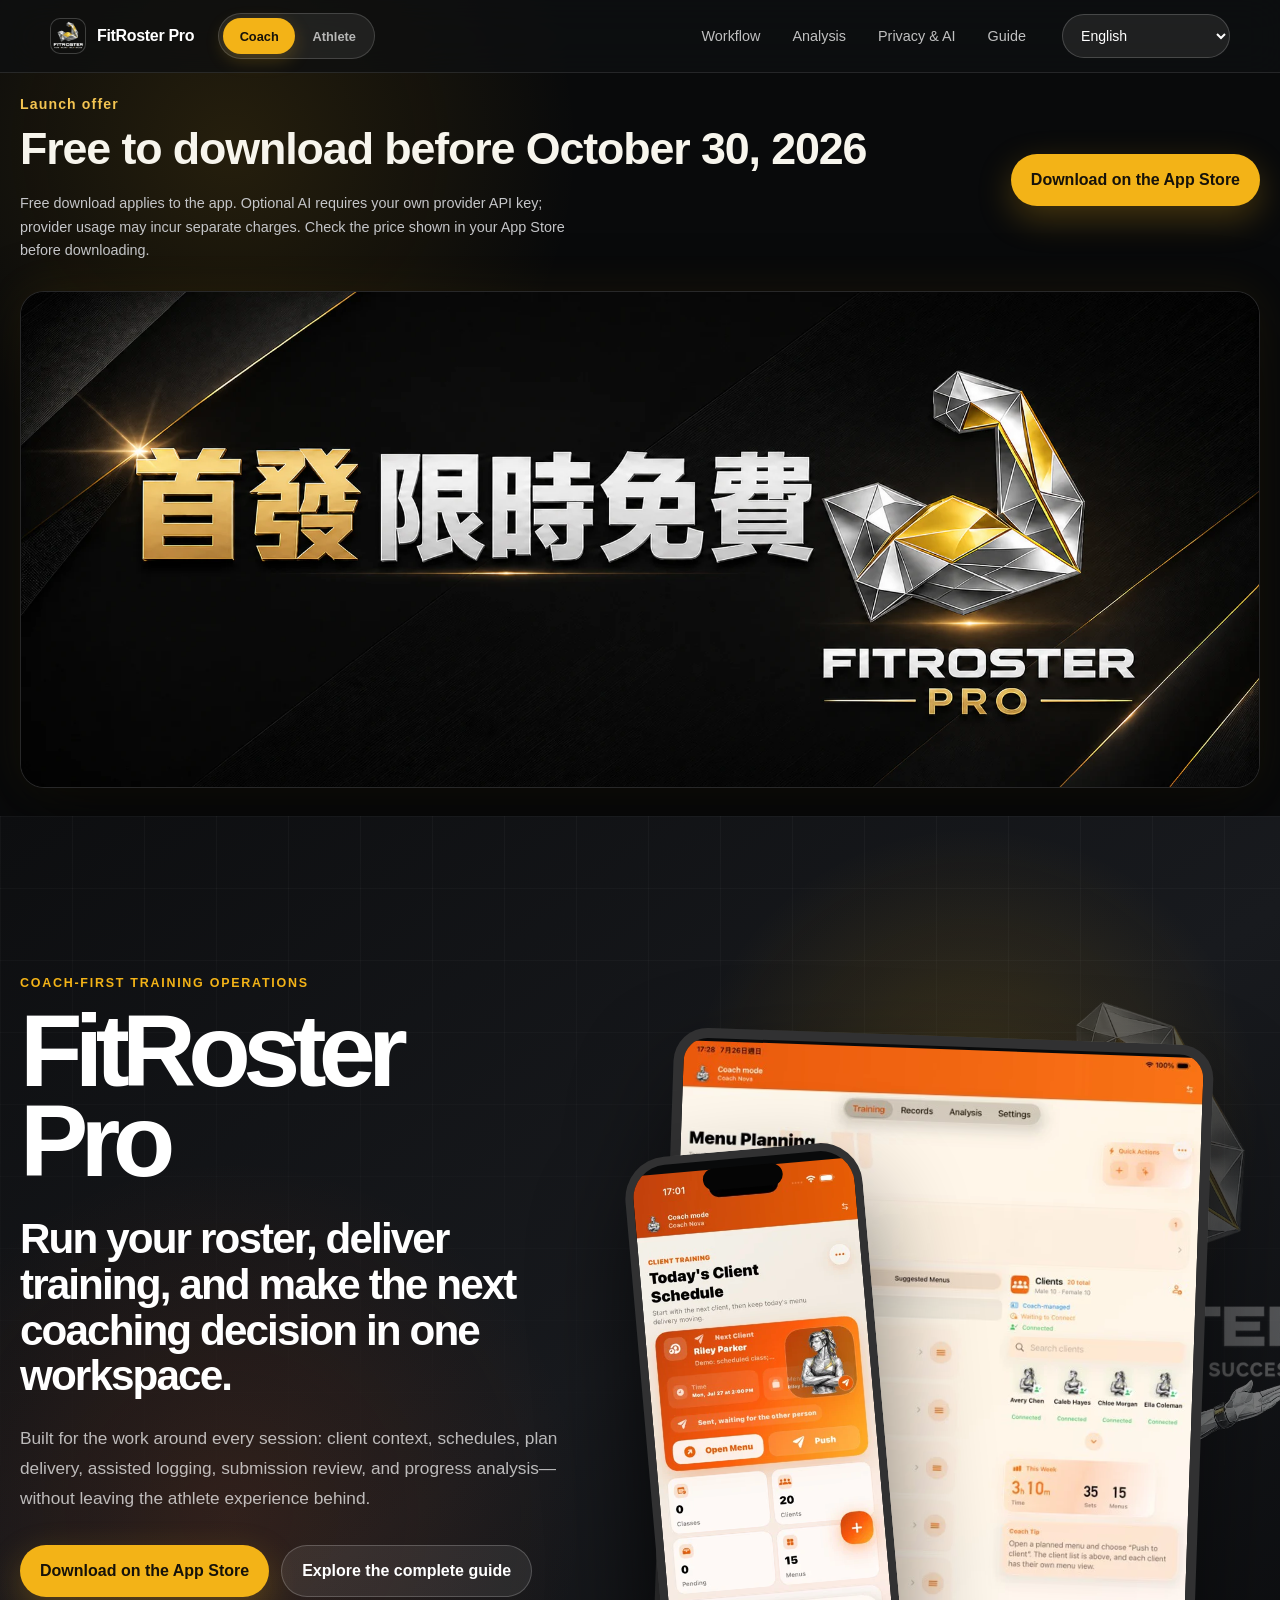
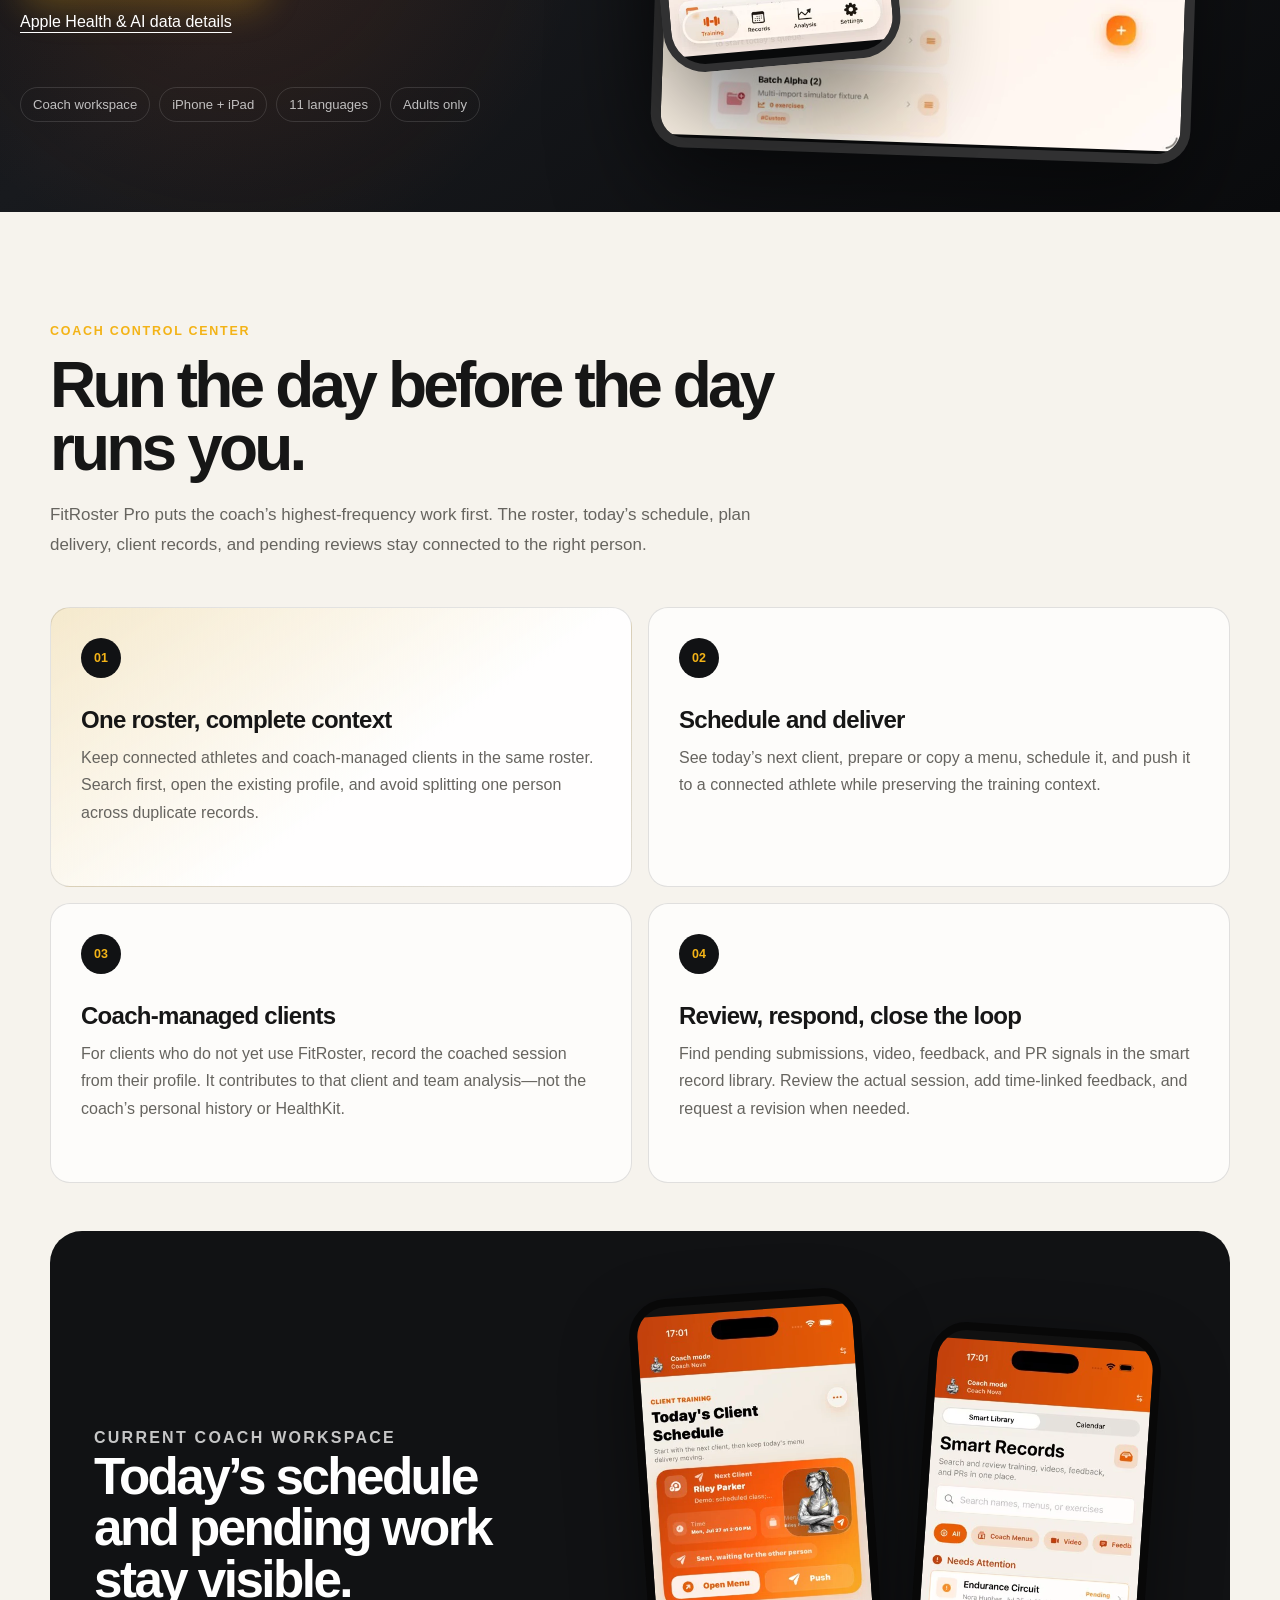
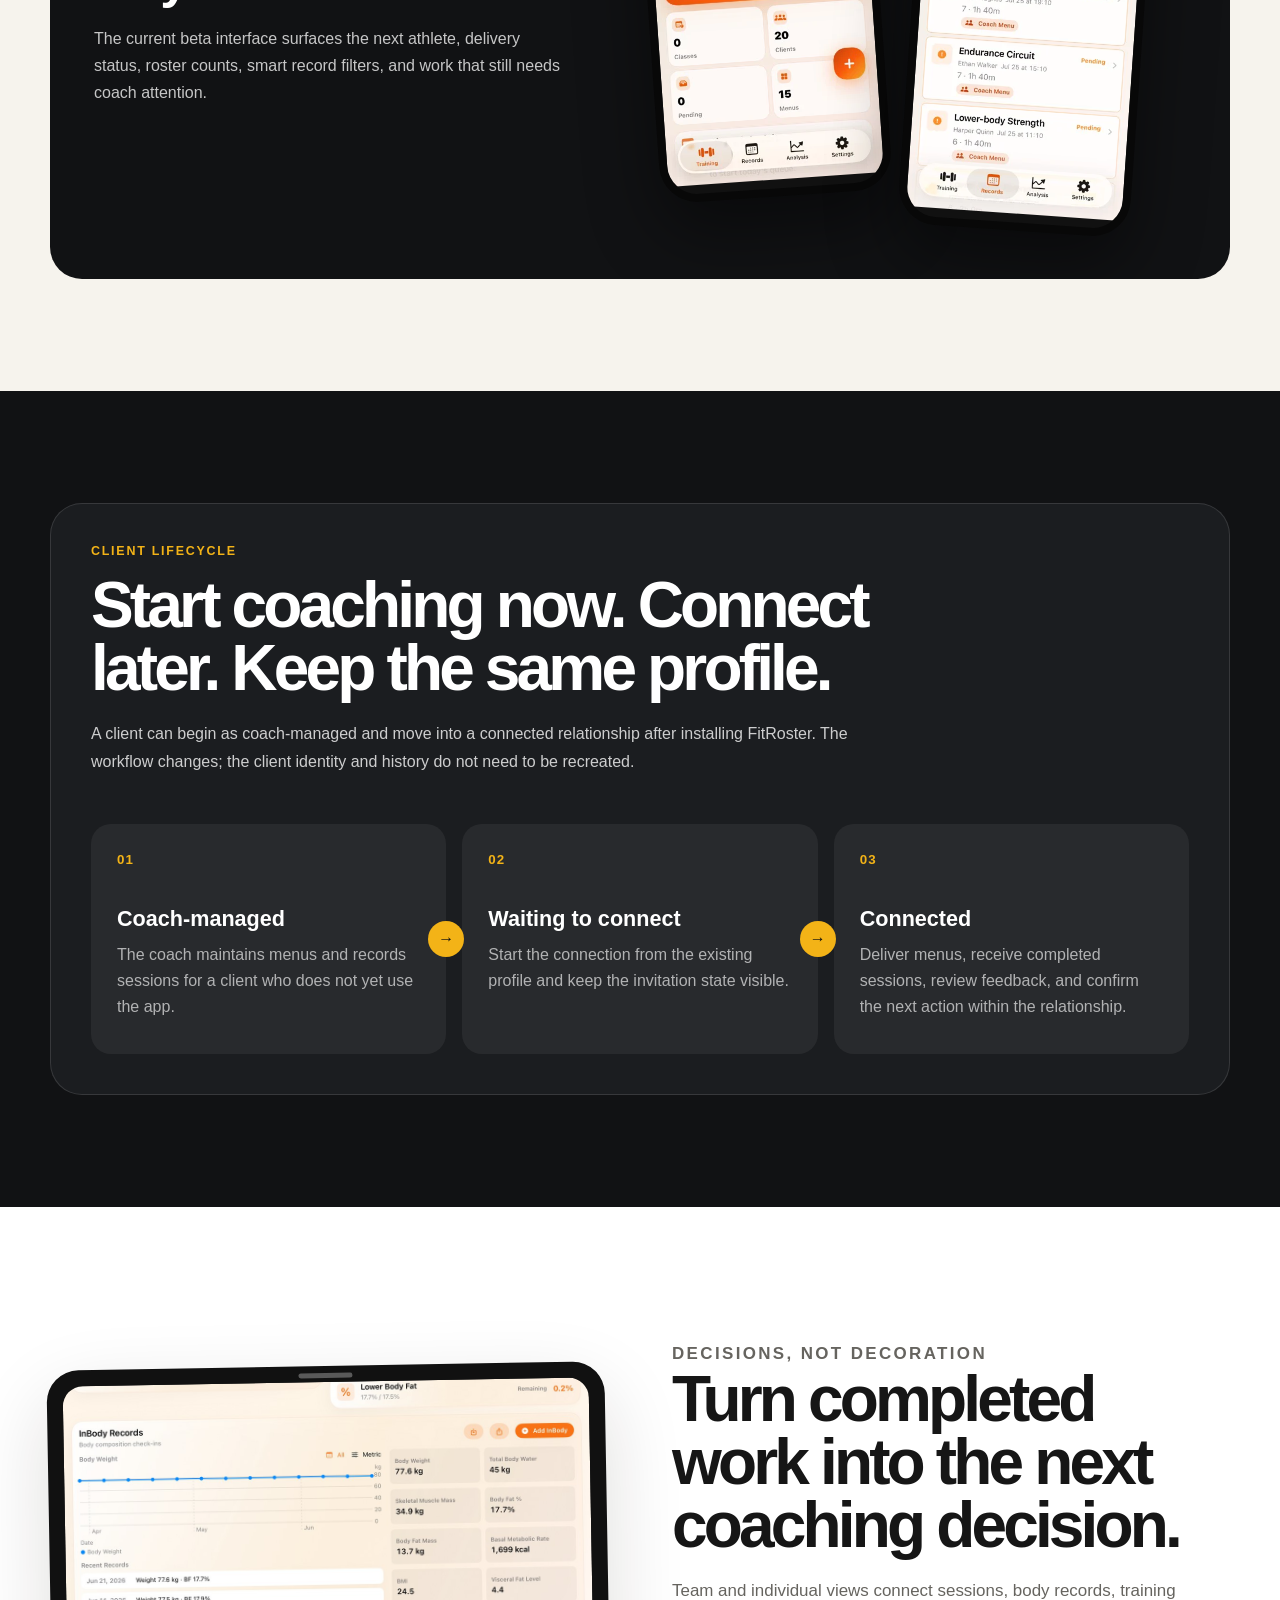
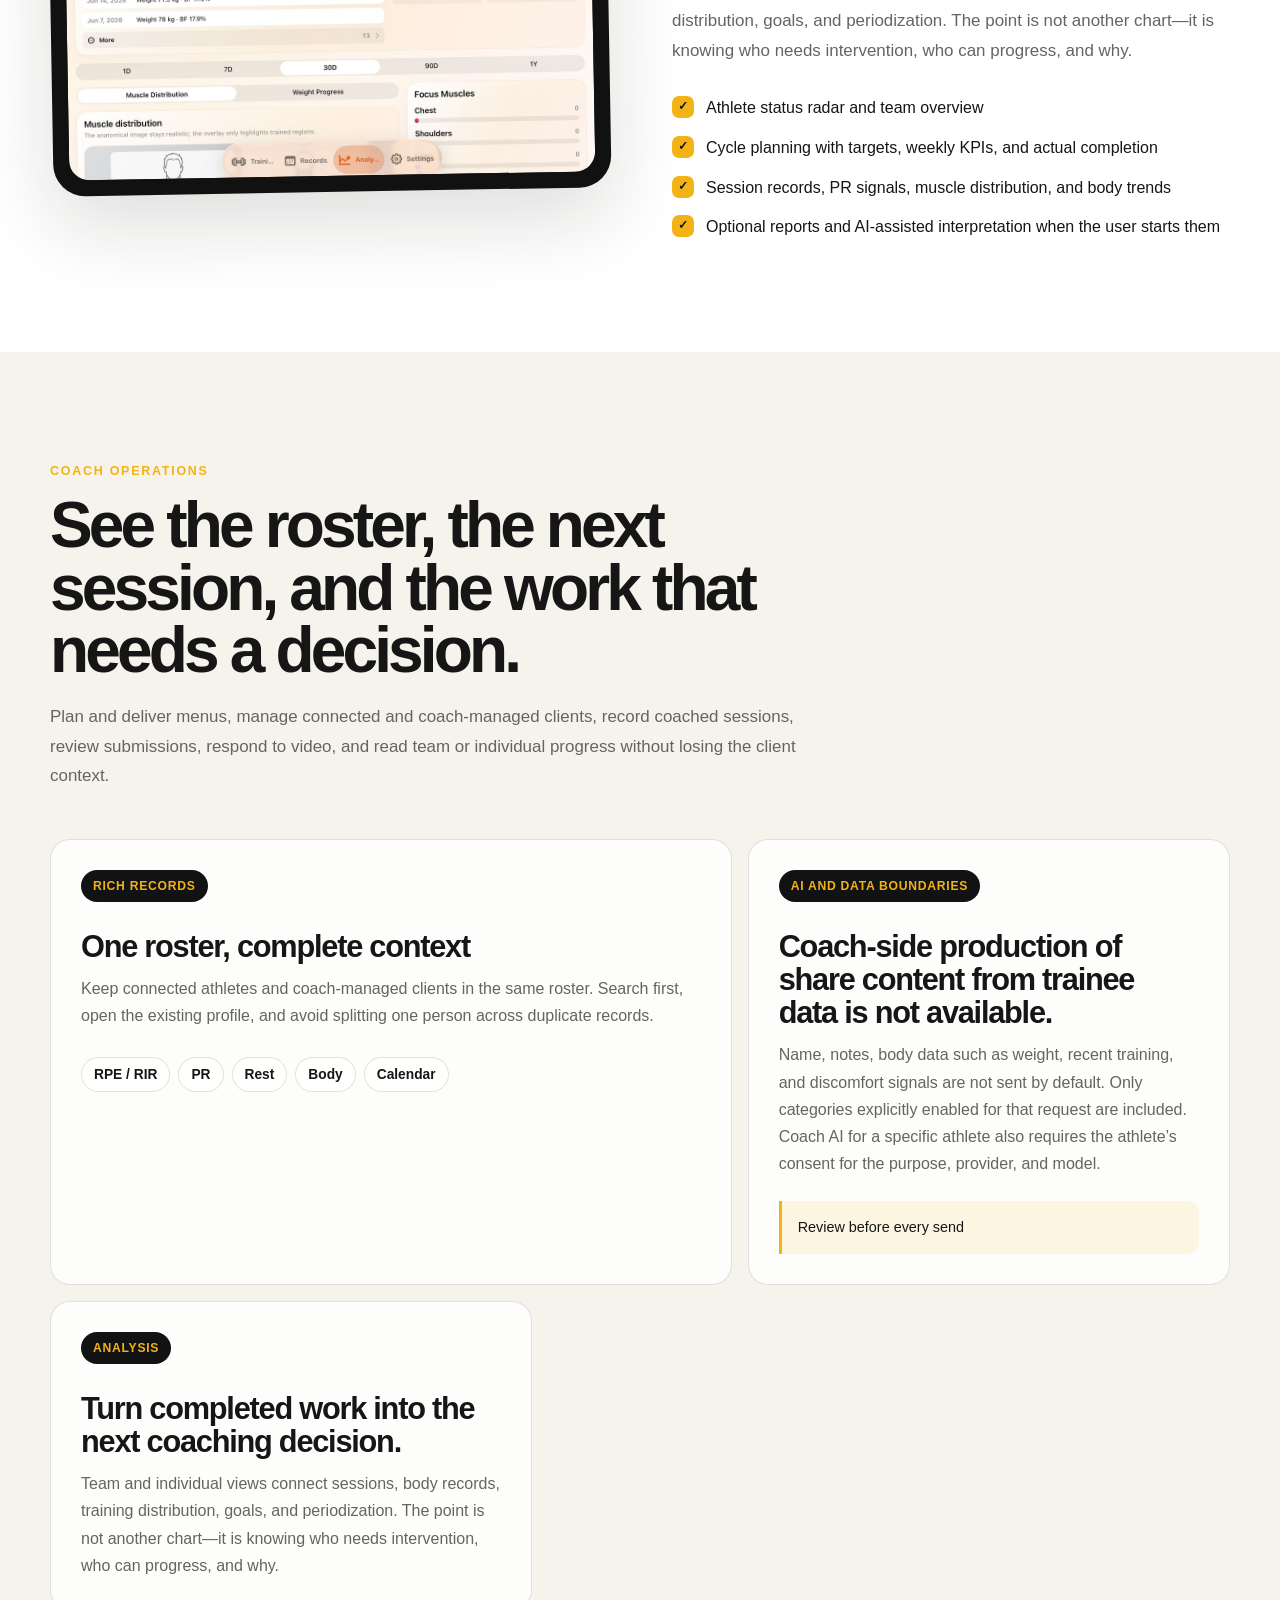
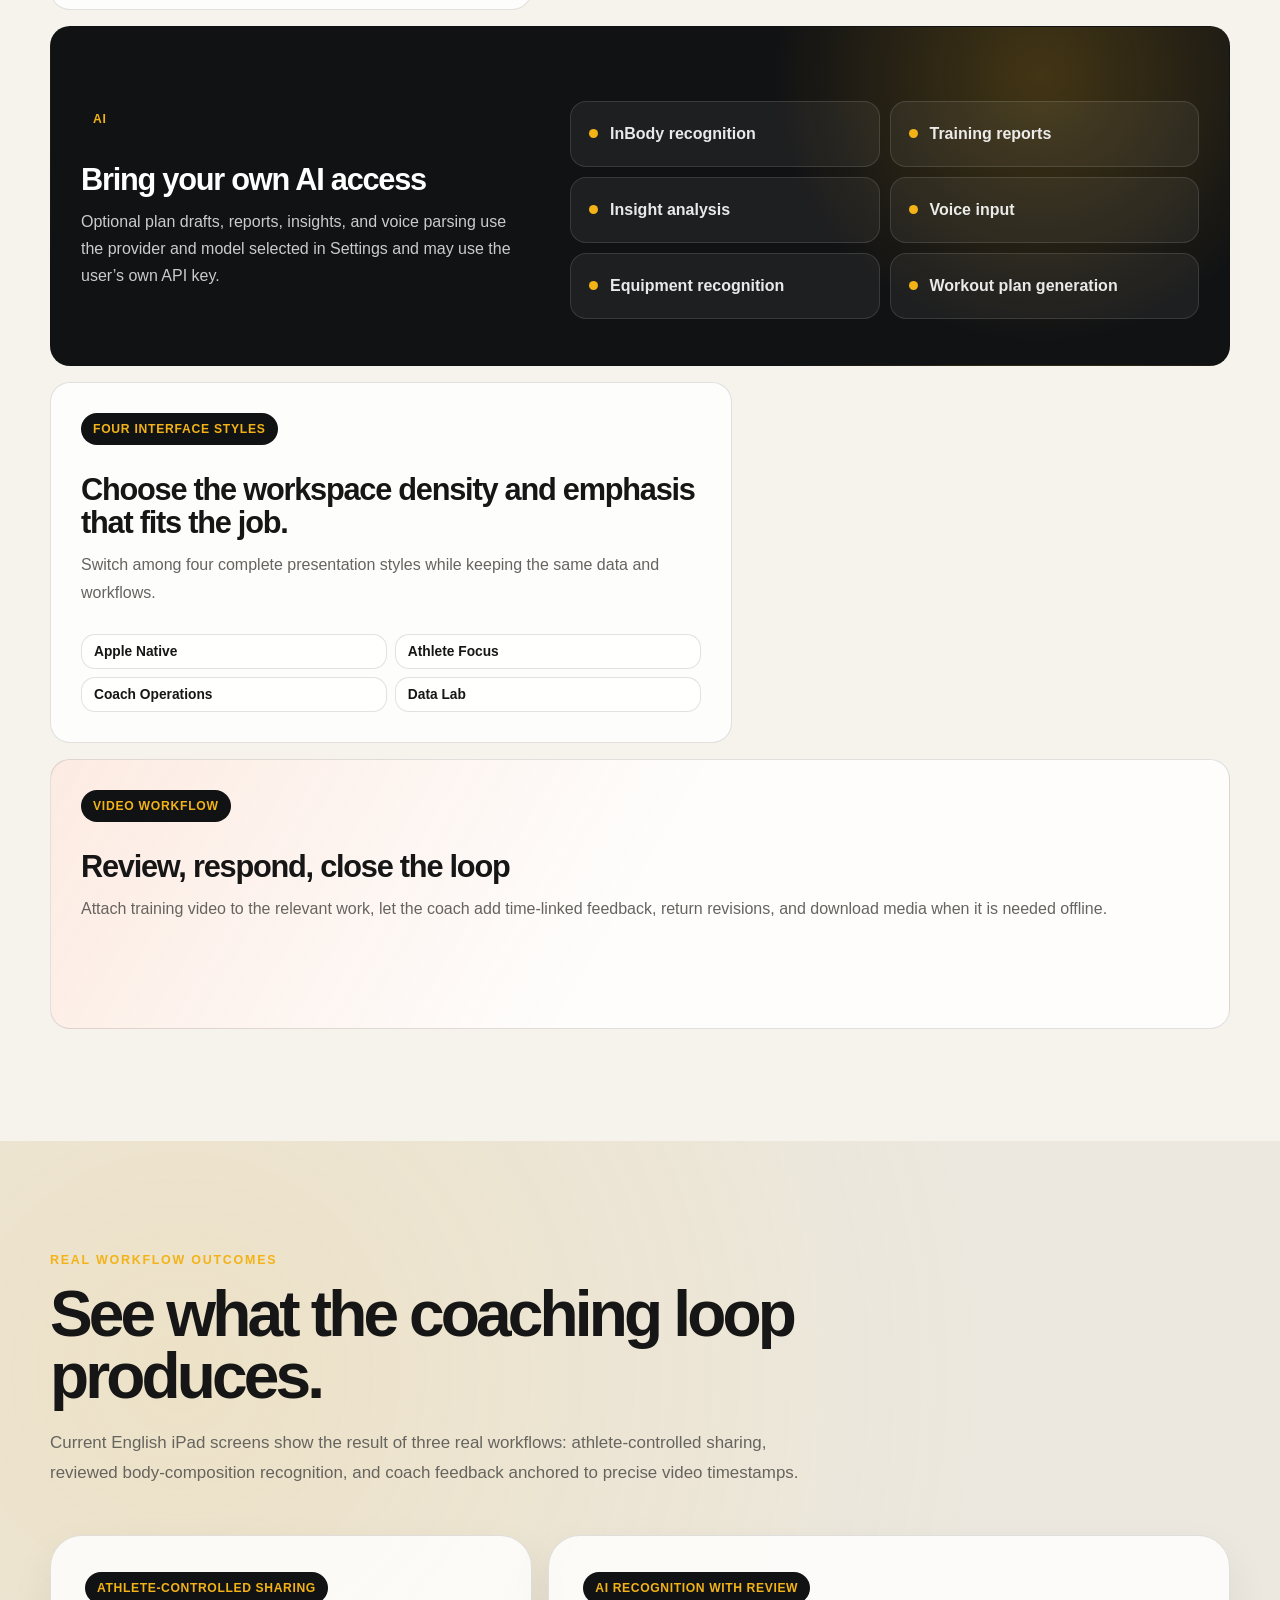
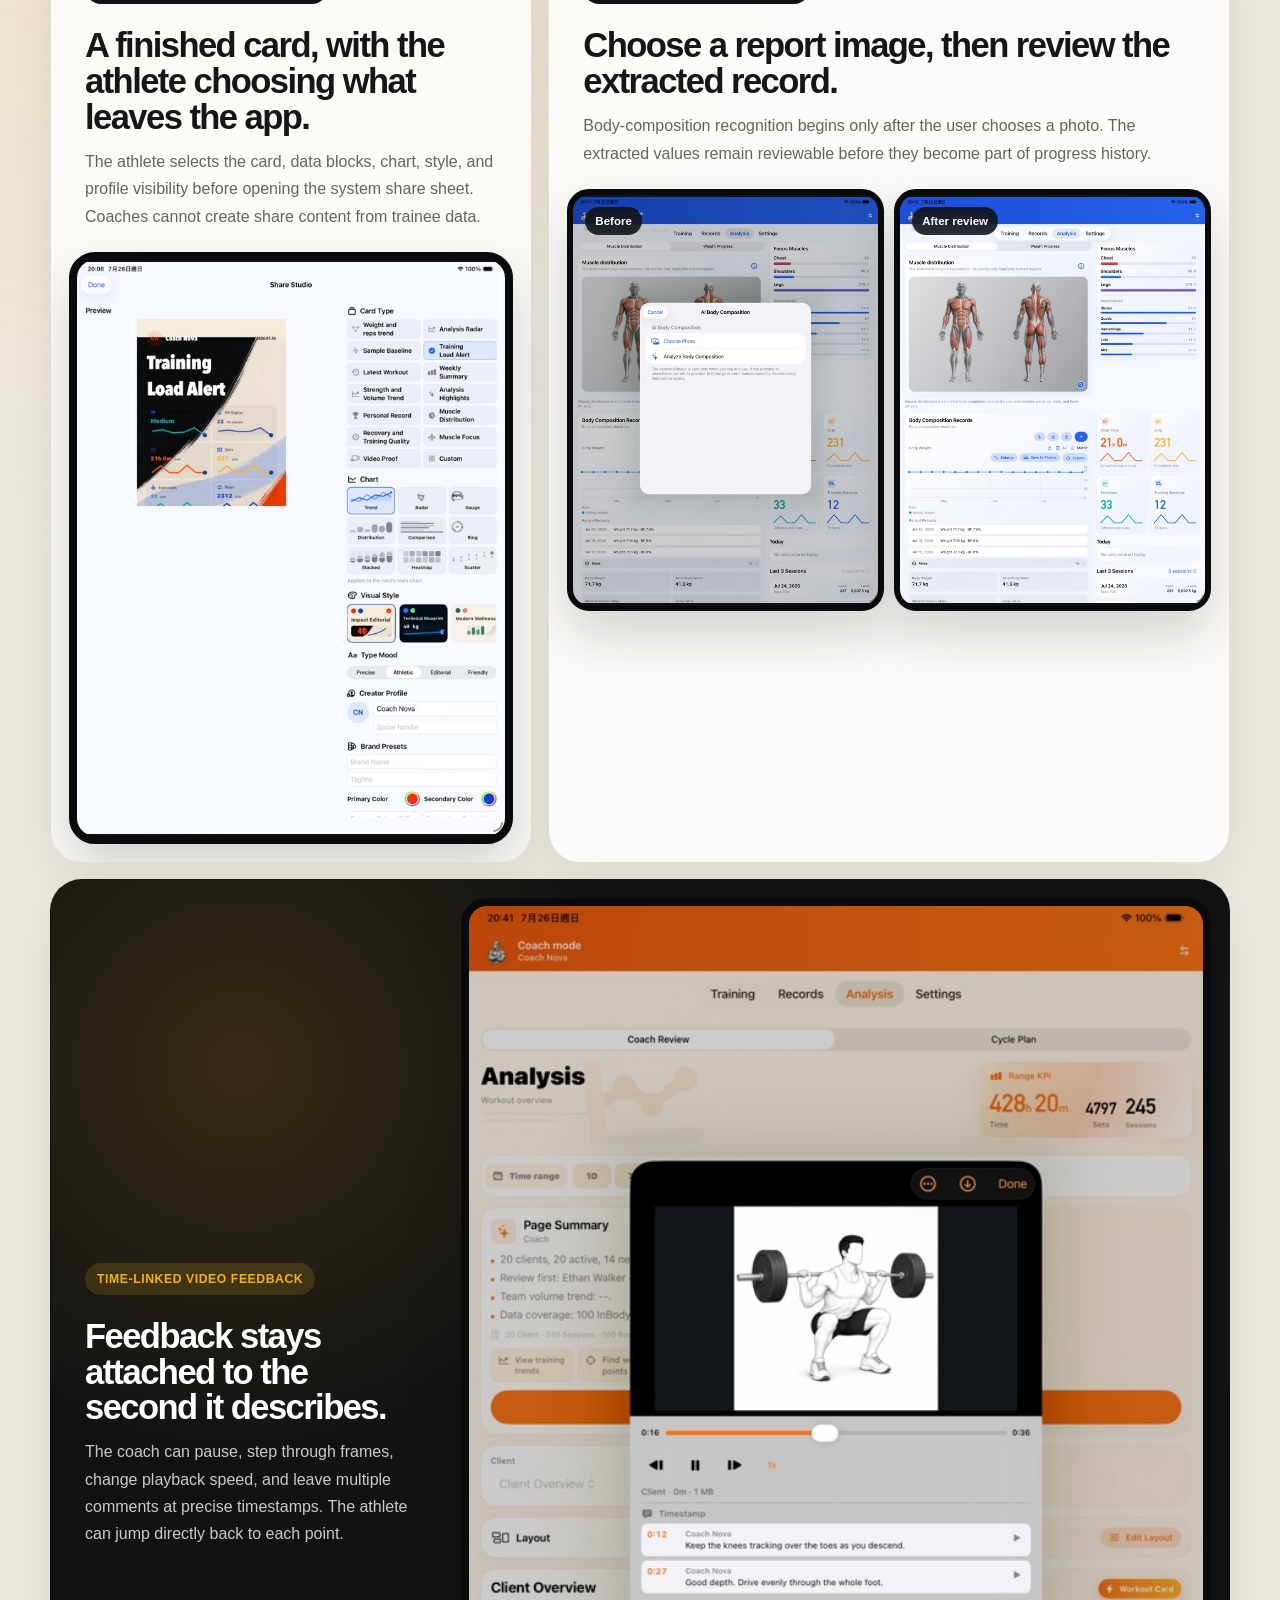
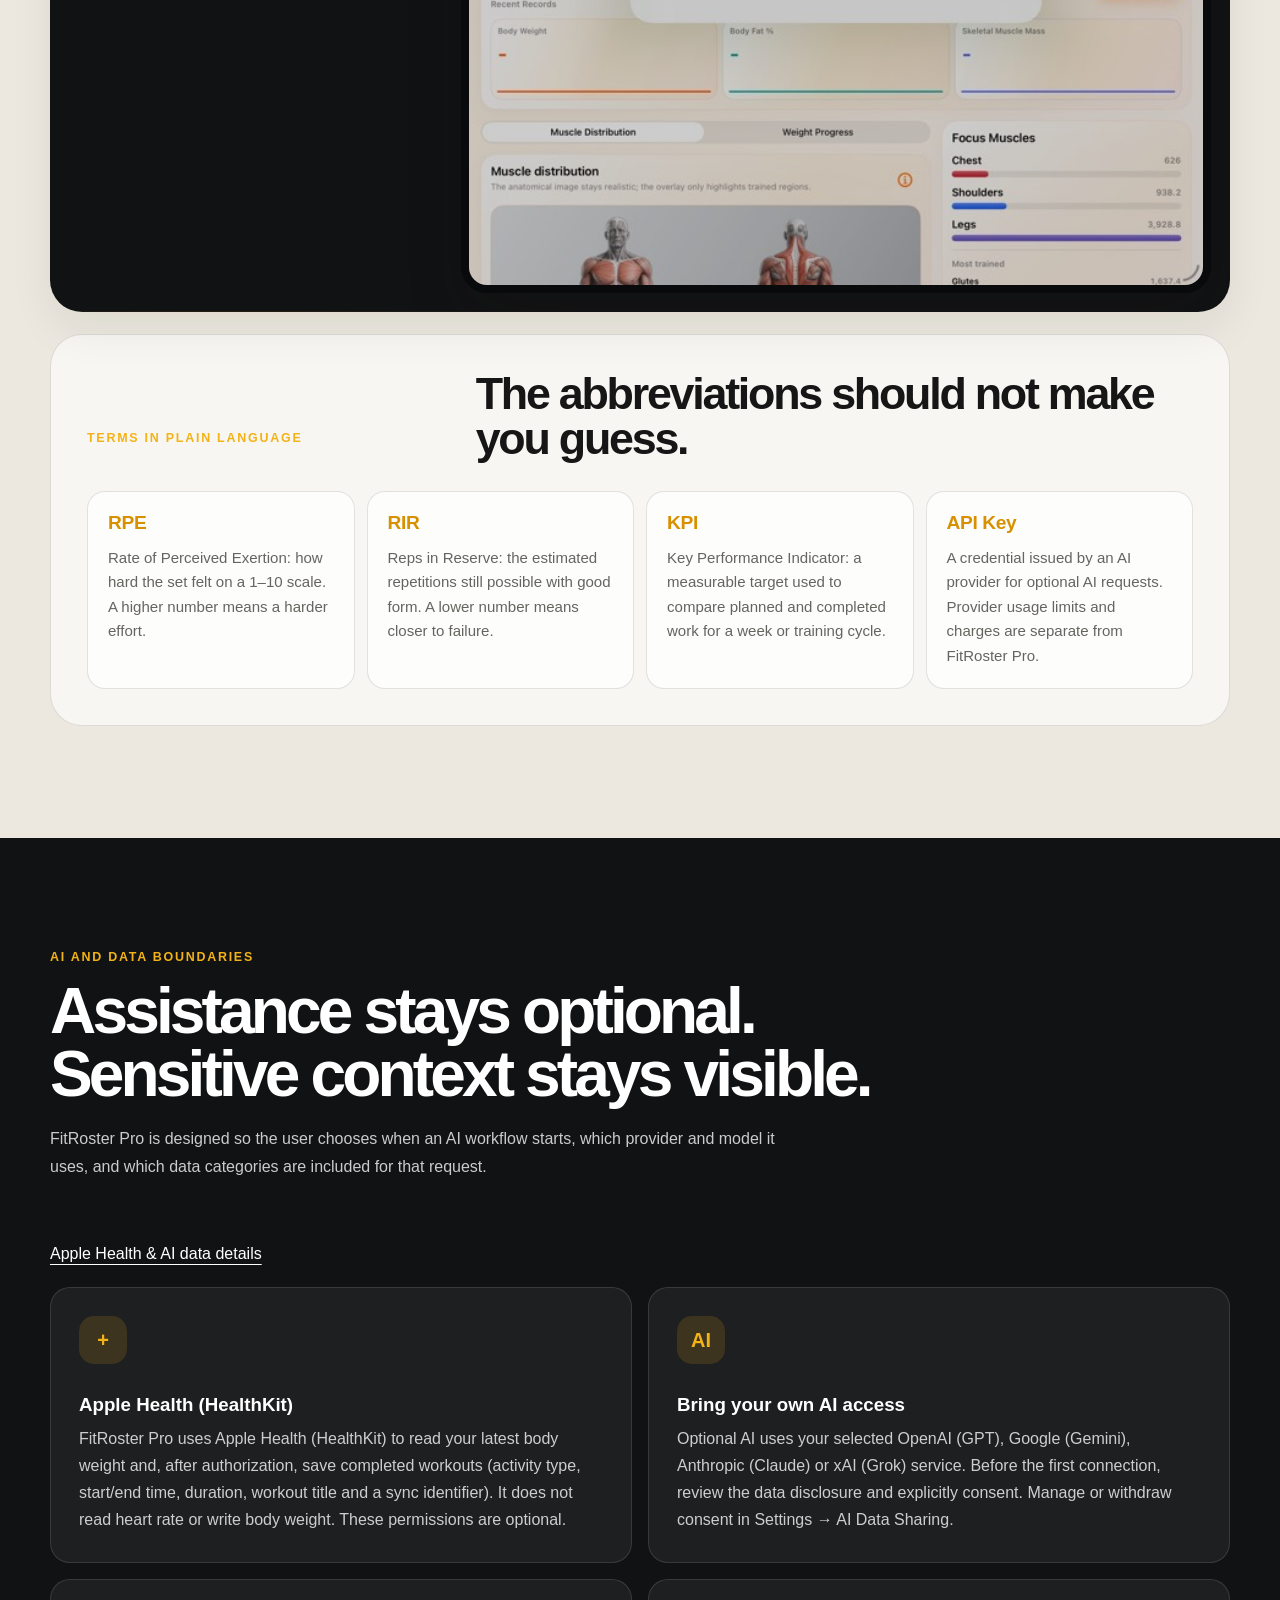
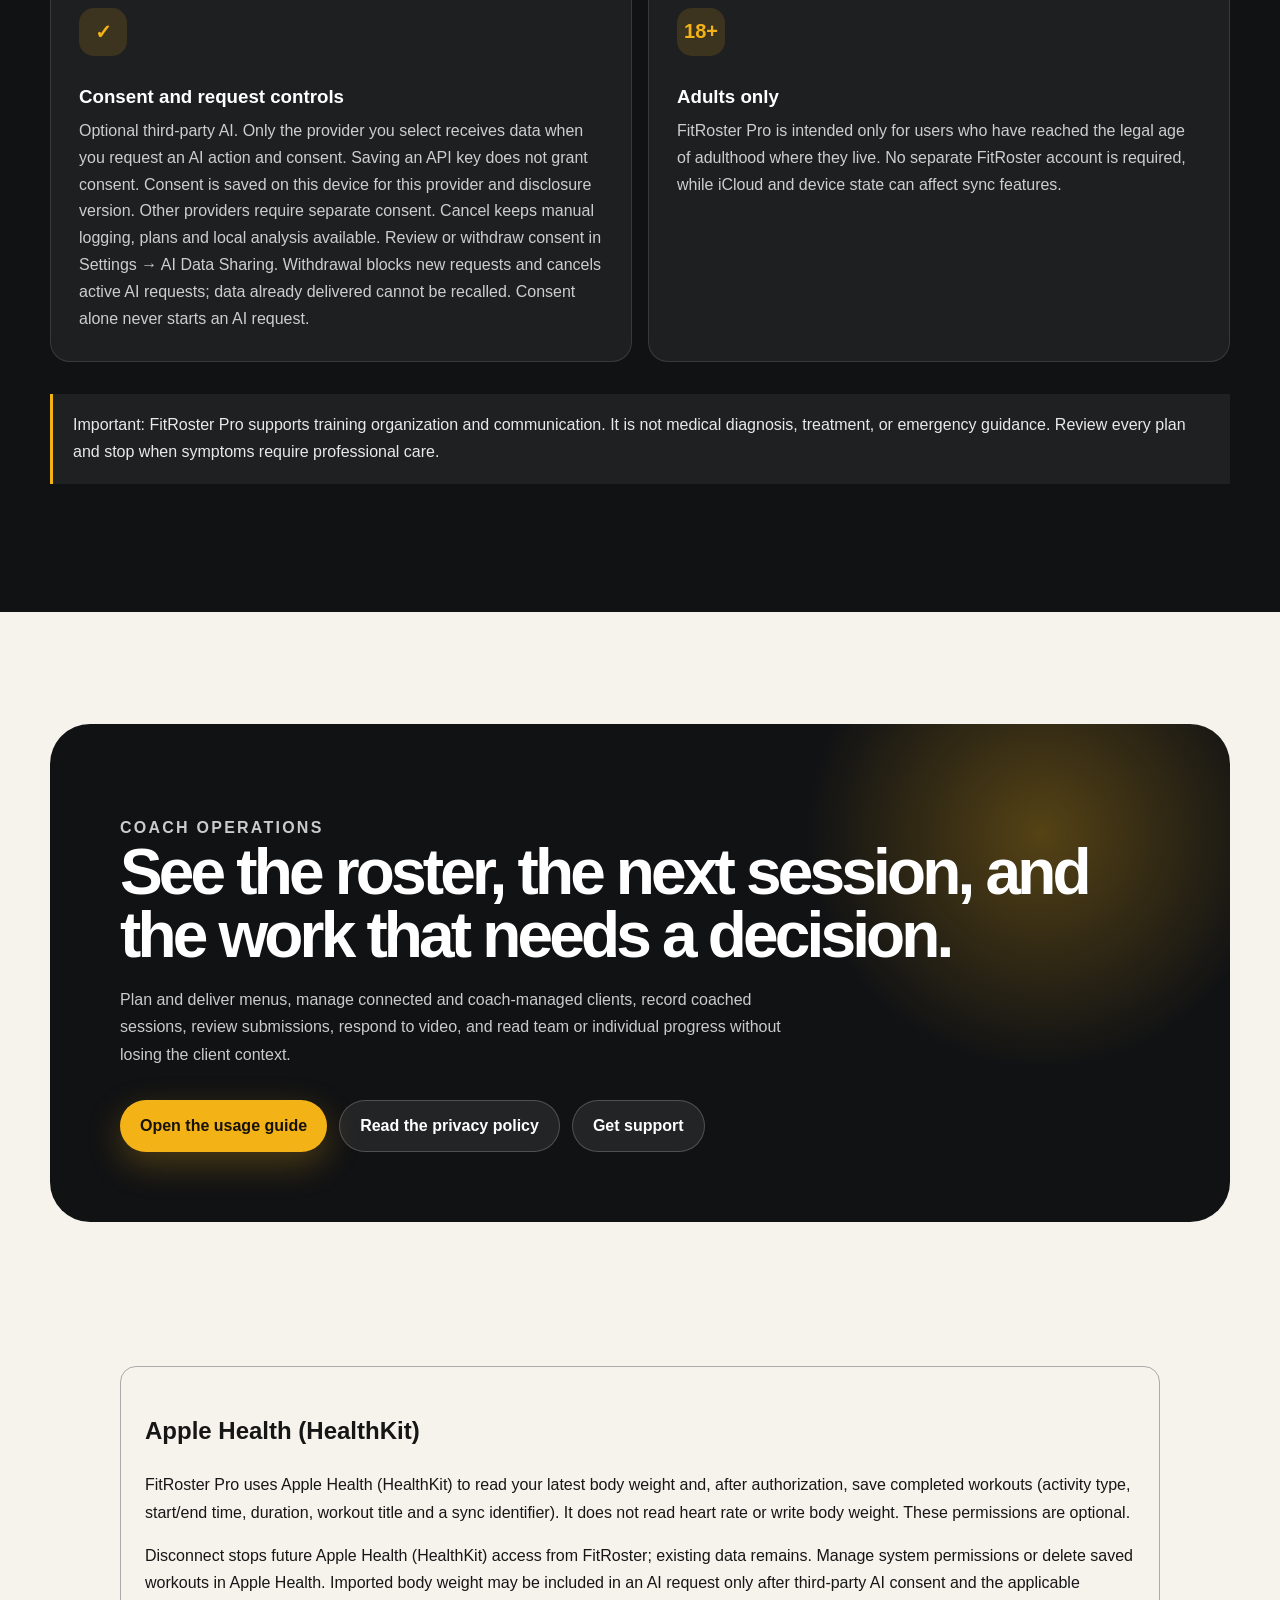
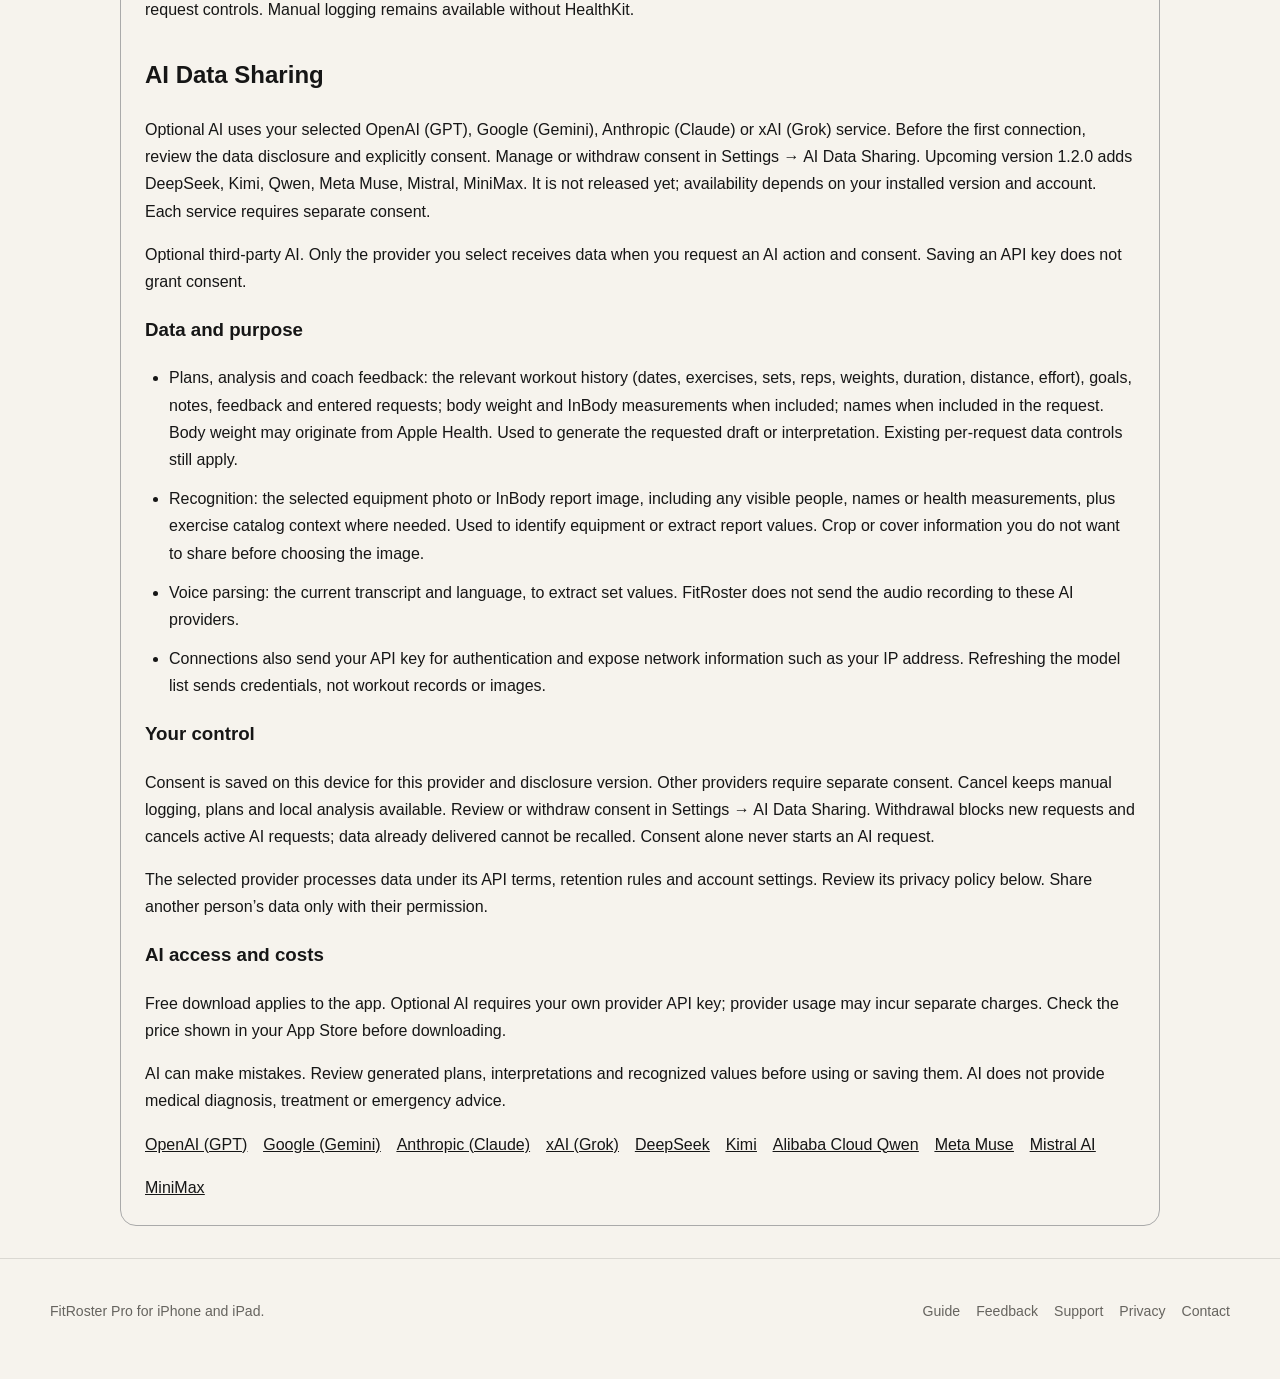
<file: index.html>
<!doctype html>
<html lang="en">
<head>
  <meta charset="utf-8">
  <meta name="viewport" content="width=device-width, initial-scale=1">
  <title>FitRoster Pro | Coach-first training operations</title>
  <meta name="description" content="FitRoster Pro is a coach-first iPhone and iPad workspace for client rosters, schedules, training delivery, session review, and practical analysis.">
  <meta name="theme-color" content="#111214">
  <meta property="og:type" content="website">
  <meta property="og:title" content="FitRoster Pro">
  <meta property="og:description" content="Run your roster, deliver training, and make the next coaching decision in one workspace.">
  <meta property="og:url" content="https://fox3nova.github.io/FitRoster-Pro/index.html">
  <meta property="og:image" content="https://fox3nova.github.io/FitRoster-Pro/assets/brand/fitroster-silver-emblem.webp">
  <link rel="canonical" href="https://fox3nova.github.io/FitRoster-Pro/index.html">
  <link rel="preload" href="assets/marketing/promo/launch-limited-free.webp" as="image" type="image/webp">
  <link rel="preload" href="assets/brand/fitroster-silver-emblem.webp" as="image" type="image/webp">
  <link rel="stylesheet" href="assets/marketing-site.css?v=20260917">
  <script src="assets/marketing-site.js?v=20260917" defer></script>
</head>
<body data-marketing-role="coach">
  <a class="skip-link" href="#main" data-i18n="skipLink">Skip to content</a>

  <header class="site-header">
    <nav class="nav-shell" aria-label="Main navigation" data-i18n-attr="aria-label:navAria">
      <a class="brand" href="#top" aria-label="FitRoster Pro home">
        <img class="brand-mark" src="assets/brand/fitroster-silver-emblem.webp" alt="" width="36" height="36">
        <span>FitRoster Pro</span>
      </a>
      <div id="role-switch" class="header-role-switch" role="group" aria-label="Choose a FitRoster Pro role" data-i18n-attr="aria-label:rolesTabsAria">
        <button class="header-role-button is-active" type="button" aria-pressed="true" data-role-switch="coach">
          <span data-i18n="roleCoachShort">Coach</span>
        </button>
        <button class="header-role-button" type="button" aria-pressed="false" data-role-switch="athlete">
          <span data-i18n="roleAthleteShort">Athlete</span>
        </button>
        <span class="skip-link" role="status" aria-live="polite" data-role-status></span>
      </div>
      <div class="nav-links">
        <a href="#workflow" data-i18n="navWorkflow">Workflow</a>
        <a href="#analysis" data-i18n="navAnalysis">Analysis</a>
        <a href="#trust" data-i18n="navTrust">Privacy &amp; AI</a>
        <a class="nav-guide" href="guide.html?role=coach#manual" data-role-guide-link data-i18n="navGuide">Guide</a>
      </div>
      <label>
        <span class="skip-link" data-i18n="languageLabel">Language</span>
        <select id="language-select" class="language-select" aria-label="Language" data-i18n-attr="aria-label:languageLabel">
          <option value="en">English</option>
          <option value="zh-Hant">繁體中文</option>
          <option value="zh-Hans">简体中文</option>
          <option value="ja">日本語</option>
          <option value="ko">한국어</option>
          <option value="th">ไทย</option>
          <option value="ms">Bahasa Melayu</option>
          <option value="ru">Русский</option>
          <option value="de">Deutsch</option>
          <option value="fr">Français</option>
          <option value="es">Español</option>
        </select>
      </label>
    </nav>
  </header>

  <main id="main">
    <div id="top" class="launch-offer">
      <div class="launch-announcement" aria-labelledby="launch-title">
        <div>
          <p class="launch-label" data-release="offerLabel">Launch offer</p>
          <h2 id="launch-title" data-release="offerTitle">Free to download before October 30, 2026</h2>
          <p class="launch-terms" data-release="offerTerms">Free download applies to the app. Optional AI requires your own provider API key; provider usage may incur separate charges. Check the price shown in your App Store before downloading.</p>
        </div>
        <a class="button primary launch-download" href="https://apps.apple.com/app/id6793795531" data-release="download">Download on the App Store</a>
      </div>
      <div class="launch-offer-shell">
        <img src="assets/marketing/promo/launch-limited-free.webp" alt="" width="1983" height="793" fetchpriority="high" decoding="async">
      </div>
    </div>

    <section class="hero" aria-labelledby="hero-title" data-role-content>
      <div class="hero-shell">
        <div class="hero-copy-block">
          <p class="eyebrow" data-i18n="heroKicker">Coach-first training operations</p>
          <h1 id="hero-title">FitRoster<br>Pro</h1>
          <p class="hero-statement" data-i18n="heroStatement">Run your roster, deliver training, and make the next coaching decision in one workspace.</p>
          <p class="hero-copy" data-i18n="heroCopy">Built for the work around every session: client context, schedules, plan delivery, assisted logging, submission review, and progress analysis—without leaving the athlete experience behind.</p>
          <div class="button-row">
            <a class="button primary" href="https://apps.apple.com/app/id6793795531" data-release="download">Download on the App Store</a>
            <a class="button secondary" href="guide.html?role=coach#manual" data-role-guide-link data-i18n="heroPrimary">Explore the complete guide</a>
          </div>
          <a class="disclosure-link" href="privacy.html#health-ai-disclosure" data-disclosure-link data-release="dataDetails">Apple Health &amp; AI data details</a>
          <ul class="hero-chips" aria-label="Product highlights" data-i18n-attr="aria-label:highlightsAria">
            <li data-i18n="chipRoles">Coach + athlete roles</li>
            <li data-i18n="chipDevices">iPhone + iPad</li>
            <li data-i18n="chipLanguages">11 languages</li>
            <li data-i18n="chipAdults">Adults only</li>
          </ul>
        </div>

        <div class="hero-art" aria-label="FitRoster Pro coach screens" data-i18n-attr="aria-label:heroVisualAria">
          <img class="hero-emblem" src="assets/brand/fitroster-silver-emblem.webp" alt="">
          <img class="hero-instructor" src="assets/brand/coach-instructor.webp" alt="" data-role-ornament="instructor">
          <figure class="device ipad">
            <img src="assets/marketing/en/coach-ipad-current.webp" alt="FitRoster Pro coach schedule on iPad" width="600" height="800" data-role-image="hero-ipad" data-i18n-attr="alt:heroIpadAlt">
          </figure>
          <figure class="device phone">
            <img src="assets/marketing/en/coach-dashboard-current.webp" alt="FitRoster Pro coach dashboard on iPhone" width="368" height="800" data-role-image="hero-phone" data-i18n-attr="alt:heroPhoneAlt">
          </figure>
        </div>
      </div>
    </section>

    <section id="coach" class="section" aria-labelledby="coach-title" data-role-content>
      <div class="section-shell">
        <div class="section-heading">
          <p class="kicker" data-i18n="coachKicker">Coach control center</p>
          <h2 id="coach-title" data-i18n="coachTitle">Run the day before the day runs you.</h2>
          <p class="section-copy" data-i18n="coachCopy">FitRoster Pro puts the coach’s highest-frequency work first. The roster, today’s schedule, plan delivery, client records, and pending reviews stay connected to the right person.</p>
        </div>

        <div class="coach-grid">
          <article class="feature-card accent">
            <span class="feature-number">01</span>
            <h3 data-i18n="coachRosterTitle">One roster, complete context</h3>
            <p data-i18n="coachRosterCopy">Keep connected athletes and coach-managed clients in the same roster. Search first, open the existing profile, and avoid splitting one person across duplicate records.</p>
          </article>
          <article class="feature-card">
            <span class="feature-number">02</span>
            <h3 data-i18n="coachScheduleTitle">Schedule and deliver</h3>
            <p data-i18n="coachScheduleCopy">See today’s next client, prepare or copy a menu, schedule it, and push it to a connected athlete while preserving the training context.</p>
          </article>
          <article class="feature-card">
            <span class="feature-number">03</span>
            <h3 data-i18n="coachManagedTitle">Coach-managed clients</h3>
            <p data-i18n="coachManagedCopy">For clients who do not yet use FitRoster, record the coached session from their profile. It contributes to that client and team analysis—not the coach’s personal history or HealthKit.</p>
          </article>
          <article class="feature-card">
            <span class="feature-number">04</span>
            <h3 data-i18n="coachReviewTitle">Review, respond, close the loop</h3>
            <p data-i18n="coachReviewCopy">Find pending submissions, video, feedback, and PR signals in the smart record library. Review the actual session, add time-linked feedback, and request a revision when needed.</p>
          </article>
        </div>

        <div class="coach-proof">
          <div>
            <p class="kicker" data-i18n="proofKicker">Current coach workspace</p>
            <h3 data-i18n="proofTitle">Today’s schedule and pending work stay visible.</h3>
            <p data-i18n="proofCopy">The current beta interface surfaces the next athlete, delivery status, roster counts, smart record filters, and work that still needs coach attention.</p>
          </div>
          <div class="screen-pair" aria-label="Current coach dashboard and smart record library" data-i18n-attr="aria-label:proofAria">
            <figure class="screen-card first">
              <img src="assets/marketing/en/coach-dashboard-current.webp" alt="Current coach dashboard" width="368" height="800" data-role-image="proof-primary" data-i18n-attr="alt:coachDashboardAlt">
            </figure>
            <figure class="screen-card second">
              <img src="assets/marketing/en/coach-records-current.webp" alt="Current smart record library" width="368" height="800" data-role-image="proof-secondary" data-i18n-attr="alt:coachRecordsAlt">
            </figure>
          </div>
        </div>
      </div>
    </section>

    <section id="workflow" class="section dark" aria-labelledby="workflow-title" data-role-content>
      <div class="section-shell">
        <div class="lifecycle">
          <div class="section-heading">
            <p class="kicker" data-i18n="workflowKicker">Client lifecycle</p>
            <h2 id="workflow-title" data-i18n="workflowTitle">Start coaching now. Connect later. Keep the same profile.</h2>
            <p class="section-copy" data-i18n="workflowCopy">A client can begin as coach-managed and move into a connected relationship after installing FitRoster. The workflow changes; the client identity and history do not need to be recreated.</p>
          </div>
          <div class="lifecycle-steps">
            <article class="lifecycle-step">
              <small>01</small>
              <h3 data-i18n="managedStepTitle">Coach-managed</h3>
              <p data-i18n="managedStepCopy">The coach maintains menus and records sessions for a client who does not yet use the app.</p>
            </article>
            <article class="lifecycle-step">
              <small>02</small>
              <h3 data-i18n="pendingStepTitle">Waiting to connect</h3>
              <p data-i18n="pendingStepCopy">Start the connection from the existing profile and keep the invitation state visible.</p>
            </article>
            <article class="lifecycle-step">
              <small>03</small>
              <h3 data-i18n="connectedStepTitle">Connected</h3>
              <p data-i18n="connectedStepCopy">Deliver menus, receive completed sessions, review feedback, and confirm the next action within the relationship.</p>
            </article>
          </div>
        </div>
      </div>
    </section>

    <section id="analysis" class="section white" aria-labelledby="analysis-title" data-role-content>
      <div class="section-shell split">
        <figure class="wide-screen">
          <img src="assets/marketing/en/analysis-focus.jpg" alt="FitRoster Pro analysis dashboard" width="1100" height="824" data-role-image="analysis" data-i18n-attr="alt:analysisAlt">
        </figure>
        <div class="split-copy">
          <p class="kicker" data-i18n="analysisKicker">Decisions, not decoration</p>
          <h2 id="analysis-title" data-i18n="analysisTitle">Turn completed work into the next coaching decision.</h2>
          <p data-i18n="analysisCopy">Team and individual views connect sessions, body records, training distribution, goals, and periodization. The point is not another chart—it is knowing who needs intervention, who can progress, and why.</p>
          <ul class="check-list">
            <li data-i18n="analysisItem1">Athlete status radar and team overview</li>
            <li data-i18n="analysisItem2">Cycle planning with targets, weekly KPIs, and actual completion</li>
            <li data-i18n="analysisItem3">Session records, PR signals, muscle distribution, and body trends</li>
            <li data-i18n="analysisItem4">Optional reports and AI-assisted interpretation when the user starts them</li>
          </ul>
        </div>
      </div>
    </section>

    <section id="capabilities" class="section capabilities" aria-labelledby="capabilities-title" data-role-content>
      <div class="section-shell">
        <div class="section-heading">
          <p class="kicker" data-i18n="capabilitiesKicker">Complete training system</p>
          <h2 id="capabilities-title" data-i18n="capabilitiesTitle">Plan it. Record it. Understand it. Keep it moving.</h2>
          <p class="section-copy" data-i18n="capabilitiesCopy">Beyond coach operations, FitRoster Pro covers the full path from detailed capture to analysis, media, sharing, adaptable interfaces, and user-started AI workflows.</p>
        </div>

        <div class="capability-grid">
          <article class="capability-card records-card">
            <span class="capability-label" data-i18n="recordsLabel">Rich records</span>
            <h3 data-i18n="recordsTitle">Every session keeps the details that explain progress.</h3>
            <p data-i18n="recordsCopy">Track menus, exercises, sets, reps, load, units, RPE/RIR, rest, laterality, notes, PR signals, discomfort, body entries, and calendar history with searchable filters.</p>
            <div class="detail-chips" aria-hidden="true">
              <span>RPE / RIR</span><span>PR</span><span>Rest</span><span>Body</span><span>Calendar</span>
            </div>
          </article>

          <article class="capability-card social-card">
            <span class="capability-label" data-i18n="socialLabel">Social sharing</span>
            <h3 data-i18n="socialTitle">Athletes can turn their own training into a share-ready result.</h3>
            <p data-i18n="socialCopy">Create a training-focused share card from the athlete’s own records, choose what appears, preview it, and use the system share sheet.</p>
            <p class="boundary-note" data-i18n="socialBoundary">Coach-side production of share content from trainee data is not available.</p>
          </article>

          <article class="capability-card analysis-card">
            <span class="capability-label" data-i18n="analysisLabel">Analysis</span>
            <h3 data-i18n="analysisFullTitle">Move from isolated numbers to a usable training picture.</h3>
            <p data-i18n="analysisFullCopy">Connect volume, frequency, muscle distribution, body trends, goals, cycle KPIs, team status, and individual records to support the next decision.</p>
          </article>

          <article class="capability-card ai-card">
            <div>
              <span class="capability-label">AI</span>
              <h3 data-i18n="aiSuiteTitle">Six optional AI workflows, each started and reviewed by the user.</h3>
              <p data-i18n="aiSuiteCopy">Select the provider and model, review the data categories for that request, and confirm the result before it changes a record or plan.</p>
            </div>
            <ul class="ai-list">
              <li data-i18n="aiInbody">InBody recognition</li>
              <li data-i18n="aiReport">Training reports</li>
              <li data-i18n="aiInsight">Insight analysis</li>
              <li data-i18n="aiVoice">Voice input</li>
              <li data-i18n="aiEquipment">Equipment recognition</li>
              <li data-i18n="aiPlan">Workout plan generation</li>
            </ul>
          </article>

          <article class="capability-card styles-card">
            <span class="capability-label" data-i18n="stylesLabel">Four interface styles</span>
            <h3 data-i18n="stylesTitle">Choose the workspace density and emphasis that fits the job.</h3>
            <p data-i18n="stylesCopy">Switch among four complete presentation styles while keeping the same data and workflows.</p>
            <ul class="style-list" aria-label="FitRoster Pro interface styles" data-i18n-attr="aria-label:stylesAria">
              <li>Apple Native</li>
              <li>Athlete Focus</li>
              <li>Coach Operations</li>
              <li>Data Lab</li>
            </ul>
          </article>

          <article class="capability-card video-card">
            <span class="capability-label" data-i18n="videoLabel">Video workflow</span>
            <h3 data-i18n="videoTitle">Upload, review, respond, and download without losing the session context.</h3>
            <p data-i18n="videoCopy">Attach training video to the relevant work, let the coach add time-linked feedback, return revisions, and download media when it is needed offline.</p>
          </article>
        </div>
      </div>
    </section>

    <section id="outcomes" class="section outcomes" aria-labelledby="outcomes-title" data-role-content>
      <div class="section-shell">
        <div class="section-heading">
          <p class="kicker" data-i18n="outcomesKicker">Real workflow outcomes</p>
          <h2 id="outcomes-title" data-i18n="outcomesTitle">See what the coaching loop produces.</h2>
          <p class="section-copy" data-i18n="outcomesCopy">These are current English iPad screens from the beta: a finished share card, reviewed body-composition data, and video feedback anchored to the exact playback time.</p>
        </div>

        <div class="outcome-grid">
          <article class="outcome-card outcome-share">
            <div class="outcome-copy">
              <span class="outcome-label" data-i18n="outcomeShareLabel">Athlete-controlled sharing</span>
              <h3 data-i18n="outcomeShareTitle">A finished card, with the athlete choosing what leaves the app.</h3>
              <p data-i18n="outcomeShareCopy">The athlete selects the card, data blocks, chart, style, and profile visibility before opening the system share sheet. Coaches cannot create share content from trainee data.</p>
            </div>
            <figure class="outcome-media portrait">
              <img src="assets/marketing/en/outcome-share-studio.jpg" alt="English FitRoster Pro Share Studio showing a finished training card" width="600" height="800">
            </figure>
          </article>

          <article class="outcome-card outcome-ai">
            <div class="outcome-copy">
              <span class="outcome-label" data-i18n="outcomeAiLabel">AI recognition with review</span>
              <h3 data-i18n="outcomeAiTitle">Choose a report image, then review the extracted record.</h3>
              <p data-i18n="outcomeAiCopy">Body-composition recognition begins only after the user chooses a photo. The extracted values remain reviewable before they become part of progress history.</p>
            </div>
            <div class="before-after">
              <figure class="outcome-media">
                <figcaption data-i18n="outcomeBefore">Before</figcaption>
                <img src="assets/marketing/en/outcome-ai-before.jpg" alt="English FitRoster Pro body-composition recognition before analysis" width="600" height="800">
              </figure>
              <figure class="outcome-media">
                <figcaption data-i18n="outcomeAfter">After review</figcaption>
                <img src="assets/marketing/en/outcome-ai-after.jpg" alt="English FitRoster Pro body-composition record after review" width="600" height="800">
              </figure>
            </div>
          </article>

          <article class="outcome-card outcome-video">
            <div class="outcome-copy">
              <span class="outcome-label" data-i18n="outcomeVideoLabel">Time-linked video feedback</span>
              <h3 data-i18n="outcomeVideoTitle">Feedback stays attached to the second it describes.</h3>
              <p data-i18n="outcomeVideoCopy">The coach can pause, step through frames, change playback speed, and leave multiple comments at precise timestamps. The athlete can jump directly back to each point.</p>
            </div>
            <figure class="outcome-media landscape">
              <img src="assets/marketing/en/outcome-video-feedback.jpg" alt="English FitRoster Pro video review with timestamped coach feedback" width="600" height="800">
            </figure>
          </article>
        </div>

        <div class="terms">
          <div class="terms-heading">
            <p class="kicker" data-i18n="termsKicker">Terms in plain language</p>
            <h3 data-i18n="termsTitle">The abbreviations should not make you guess.</h3>
          </div>
          <dl class="term-grid">
            <div class="term-card">
              <dt>RPE</dt>
              <dd data-i18n="termRpe">Rate of Perceived Exertion: how hard the set felt on a 1–10 scale. A higher number means a harder effort.</dd>
            </div>
            <div class="term-card">
              <dt>RIR</dt>
              <dd data-i18n="termRir">Reps in Reserve: the estimated repetitions still possible with good form. A lower number means closer to failure.</dd>
            </div>
            <div class="term-card">
              <dt>KPI</dt>
              <dd data-i18n="termKpi">Key Performance Indicator: a measurable target used to compare planned and completed work for a week or training cycle.</dd>
            </div>
            <div class="term-card">
              <dt>API Key</dt>
              <dd data-i18n="termApiKey">A credential issued by an AI provider for optional AI requests. Provider usage limits and charges are separate from FitRoster Pro.</dd>
            </div>
          </dl>
        </div>
      </div>
    </section>

    <section id="trust" class="section dark" aria-labelledby="trust-title" data-role-content>
      <div class="section-shell">
        <div class="section-heading">
          <p class="kicker" data-i18n="trustKicker">AI and data boundaries</p>
          <h2 id="trust-title" data-i18n="trustTitle">Assistance stays optional. Sensitive context stays visible.</h2>
          <p class="section-copy" data-i18n="trustCopy">FitRoster Pro is designed so the user chooses when an AI workflow starts, which provider and model it uses, and which data categories are included for that request.</p>
        </div>
        <a class="disclosure-link" href="privacy.html#health-ai-disclosure" data-disclosure-link data-release="dataDetails">Apple Health &amp; AI data details</a>
        <div class="trust-grid">
          <article class="trust-card">
            <div class="icon">+</div>
            <h3 data-disclosure="settings.health.title">Apple Health (HealthKit)</h3>
            <p data-disclosure="settings.health.disclosure">FitRoster Pro uses Apple Health (HealthKit) to read your latest body weight and, after authorization, save completed workouts. It does not read heart rate or write body weight. These permissions are optional.</p>
          </article>
          <article class="trust-card">
            <div class="icon">AI</div>
            <h3 data-i18n="trustAiTitle">Bring your own AI access</h3>
            <p data-i18n="trustAiCopy">Optional AI uses your selected OpenAI (GPT), Google (Gemini), Anthropic (Claude) or xAI (Grok) service. Before the first connection, review the data disclosure and explicitly consent. Manage or withdraw consent in Settings → AI Data Sharing.</p>
          </article>
          <article class="trust-card">
            <div class="icon">✓</div>
            <h3 data-i18n="trustConsentTitle">Consent and request controls</h3>
            <p data-i18n="trustConsentCopy">Name, notes, body data such as weight, recent training, and discomfort signals are not sent by default. Only categories explicitly enabled for that request are included. Coach AI for a specific athlete also requires the athlete’s consent for the purpose, provider, and model.</p>
          </article>
          <article class="trust-card">
            <div class="icon">18+</div>
            <h3 data-i18n="trustAdultTitle">Adults only</h3>
            <p data-i18n="trustAdultCopy">FitRoster Pro is intended only for users who have reached the legal age of adulthood where they live. No separate FitRoster account is required, while iCloud and device state can affect sync features.</p>
          </article>
        </div>
        <p class="status-note" data-i18n="trustNote">Important: FitRoster Pro supports training organization and communication. It is not medical diagnosis, treatment, or emergency guidance. Review every plan and stop when symptoms require professional care.</p>
      </div>
    </section>

    <section class="section" data-role-content>
      <div class="section-shell cta">
        <p class="kicker" data-i18n="ctaKicker">See how it works</p>
        <h2 data-i18n="ctaTitle">Follow the complete coach and athlete workflow.</h2>
        <p data-i18n="ctaCopy">The live guide covers setup, coach-managed clients, connection states, planning, session records, review, analysis, optional AI, backup, and privacy controls in every supported language.</p>
        <div class="button-row">
          <a class="button primary" href="guide.html?role=coach#manual" data-role-guide-link data-i18n="ctaGuide">Open the usage guide</a>
          <a class="button secondary" href="privacy.html" data-i18n="ctaPrivacy">Read the privacy policy</a>
          <a class="button secondary" href="support.html" data-i18n="ctaSupport">Get support</a>
        </div>
      </div>
    </section>

<section id="health-ai-disclosure" class="shell" aria-label="Apple Health and AI data disclosure" style="padding:32px 20px;max-width:1080px;margin:0 auto">
 <div style="background:var(--paper,#f6f5f1);color:var(--ink,#171717);padding:24px;border:1px solid #aaa;border-radius:16px;line-height:1.7;overflow-wrap:anywhere">
 <h2 data-disclosure="settings.health.title">Apple Health (HealthKit)</h2>
 <p data-disclosure="settings.health.disclosure" style="margin:16px 0">FitRoster Pro uses Apple Health (HealthKit) to read your latest body weight and, after authorization, save completed workouts (activity type, start/end time, duration, workout title and a sync identifier). It does not read heart rate or write body weight. These permissions are optional.</p>
 <p data-disclosure="settings.health.footer" style="margin:16px 0">Disconnect stops future Apple Health (HealthKit) access from FitRoster; existing data remains. Manage system permissions or delete saved workouts in Apple Health. Imported body weight may be included in an AI request only after third-party AI consent and the applicable request controls. Manual logging remains available without HealthKit.</p>
 <h2 data-disclosure="privacy.ai.title" style="margin-top:32px">AI Data Sharing</h2>
 <p data-disclosure="settings.ai.footer" style="margin:16px 0">Optional AI uses your selected OpenAI (GPT), Google (Gemini), Anthropic (Claude) or xAI (Grok) service. Before the first connection, review the data disclosure and explicitly consent. Manage or withdraw consent in Settings → AI Data Sharing.</p>
 <p data-disclosure="privacy.ai.intro" style="margin:16px 0">Optional third-party AI. Only the provider you select receives data when you request an AI action and consent. Saving an API key does not grant consent.</p>
 <h3 data-disclosure="privacy.ai.data">Data and purpose</h3>
 <ul style="padding-left:24px">
  <li data-disclosure="privacy.ai.training" style="margin:12px 0">Plans, analysis and coach feedback: the relevant workout history (dates, exercises, sets, reps, weights, duration, distance, effort), goals, notes, feedback and entered requests; body weight and InBody measurements when included; names when included in the request. Body weight may originate from Apple Health. Used to generate the requested draft or interpretation. Existing per-request data controls still apply.</li>
  <li data-disclosure="privacy.ai.photos" style="margin:12px 0">Recognition: the selected equipment photo or InBody report image, including any visible people, names or health measurements, plus exercise catalog context where needed. Used to identify equipment or extract report values. Crop or cover information you do not want to share before choosing the image.</li>
  <li data-disclosure="privacy.ai.voice" style="margin:12px 0">Voice parsing: the current transcript and language, to extract set values. FitRoster does not send the audio recording to these AI providers.</li>
  <li data-disclosure="privacy.ai.connection" style="margin:12px 0">Connections also send your API key for authentication and expose network information such as your IP address. Refreshing the model list sends credentials, not workout records or images.</li>
 </ul>
 <h3 data-disclosure="privacy.ai.choice">Your control</h3>
 <p data-disclosure="privacy.ai.control" style="margin:16px 0">Consent is saved on this device for this provider and disclosure version. Other providers require separate consent. Cancel keeps manual logging, plans and local analysis available. Review or withdraw consent in Settings → AI Data Sharing. Withdrawal blocks new requests and cancels active AI requests; data already delivered cannot be recalled. Consent alone never starts an AI request.</p>
 <p data-disclosure="privacy.ai.retention" style="margin:16px 0">The selected provider processes data under its API terms, retention rules and account settings. Review its privacy policy below. Share another person’s data only with their permission.</p>
 <h3 data-release="costTitle">AI access and costs</h3>
 <p data-release="offerTerms" style="margin:16px 0">Free download applies to the app. Optional AI requires your own provider API key; provider usage may incur separate charges. Check the price shown in your App Store before downloading.</p>
 <p data-release="aiAccuracy" style="margin:16px 0">AI can make mistakes. Review generated plans, interpretations and recognized values before using or saving them. AI does not provide medical diagnosis, treatment or emergency advice.</p>
 <nav aria-label="Provider privacy policies" style="display:flex;flex-wrap:wrap;gap:16px;text-decoration:underline">
  <a href="https://openai.com/policies/privacy-policy/">OpenAI (GPT)</a>
  <a href="https://policies.google.com/privacy">Google (Gemini)</a>
  <a href="https://www.anthropic.com/legal/privacy">Anthropic (Claude)</a>
  <a href="https://x.ai/legal/privacy-policy">xAI (Grok)</a>
  <a href="https://cdn.deepseek.com/policies/en-US/deepseek-privacy-policy.html">DeepSeek</a>
  <a href="https://platform.kimi.ai/docs/agreement/userprivacy">Kimi</a>
  <a href="https://www.alibabacloud.com/help/en/legal/latest/alibaba-cloud-international-website-privacy-policy">Alibaba Cloud Qwen</a>
  <a href="https://www.facebook.com/privacy/policy/">Meta Muse</a>
  <a href="https://legal.mistral.ai/terms/privacy-policy">Mistral AI</a>
  <a href="https://platform.minimax.io/docs/guides/privacy-policy">MiniMax</a>
 </nav>
 </div>
</section>

</main>

  <footer class="site-footer">
    <div class="footer-shell">
      <span data-i18n="footerCopy">FitRoster Pro for iPhone and iPad.</span>
      <div class="footer-links">
        <a href="guide.html?role=coach#manual" data-role-guide-link data-i18n="footerGuide">Guide</a>
        <a href="feedback.html" data-i18n="footerFeedback">Feedback</a>
        <a href="support.html" data-i18n="footerSupport">Support</a>
        <a href="privacy.html" data-i18n="footerPrivacy">Privacy</a>
        <a href="mailto:fox3nova@gmail.com" data-i18n="footerContact">Contact</a>
      </div>
    </div>
  </footer>
<script src="assets/health-ai-disclosure.js?v=20260927-ten-providers"></script>
<script src="assets/release-notice.js?v=20260917"></script>
</body>
</html>
</file>
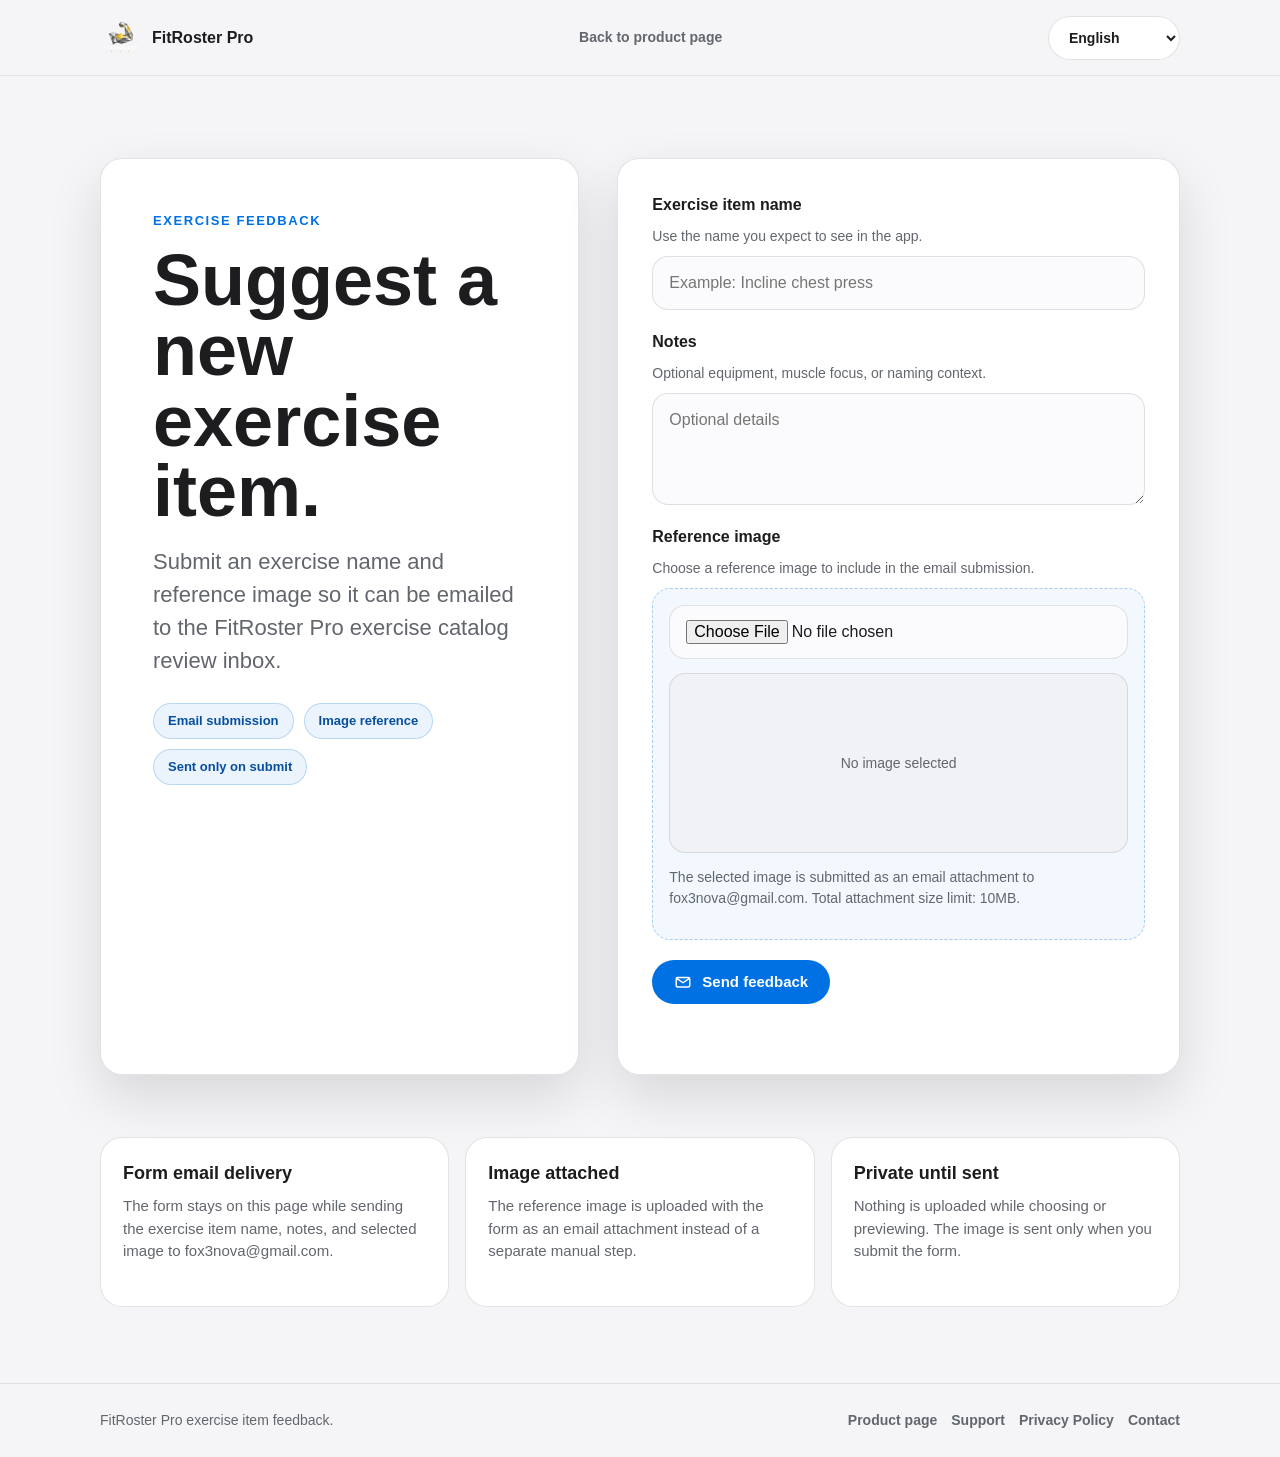
<file: feedback.html>
<!doctype html>
<html lang="en">
<head>
  <meta charset="utf-8">
  <meta name="viewport" content="width=device-width, initial-scale=1">
  <meta name="description" content="Send FitRoster Pro exercise item feedback by email, including an exercise name and optional reference image.">
  <title>FitRoster Pro | Exercise Feedback</title>
  <link rel="icon" href="assets/start-silver-fitroster.png">
  <style>
    :root {
      color-scheme: light;
      --bg: #f5f5f7;
      --surface: #ffffff;
      --surface-soft: #fbfbfd;
      --ink: #1d1d1f;
      --muted: #62666d;
      --quiet: #86868b;
      --line: rgba(29, 29, 31, 0.12);
      --blue: #0071e3;
      --blue-dark: #0057b8;
      --green: #2f7d4e;
      --shadow: 0 22px 54px rgba(0, 0, 0, 0.12);
      --radius: 22px;
      --shell: min(1080px, calc(100vw - 40px));
    }

    * {
      box-sizing: border-box;
    }

    html {
      scroll-behavior: smooth;
    }

    body {
      margin: 0;
      background: var(--bg);
      color: var(--ink);
      font-family: -apple-system, BlinkMacSystemFont, "SF Pro Text", "Helvetica Neue", Arial, sans-serif;
      line-height: 1.5;
    }

    a {
      color: inherit;
      text-decoration: none;
    }

    img {
      display: block;
      max-width: 100%;
    }

    .topbar {
      position: sticky;
      top: 0;
      z-index: 20;
      display: flex;
      min-height: 76px;
      align-items: center;
      gap: 18px;
      justify-content: space-between;
      padding: 0 max(20px, calc((100vw - 1080px) / 2));
      border-bottom: 1px solid rgba(29, 29, 31, 0.08);
      background: rgba(245, 245, 247, 0.86);
      backdrop-filter: blur(18px);
    }

    .brand,
    .back-link,
    .language-switch select,
    .button {
      min-height: 44px;
    }

    .brand {
      display: inline-flex;
      align-items: center;
      gap: 10px;
      font-weight: 750;
      letter-spacing: 0;
    }

    .brand img {
      width: 42px;
      height: 42px;
      border-radius: 10px;
    }

    .brand-name {
      white-space: nowrap;
    }

    .back-link {
      display: inline-flex;
      align-items: center;
      border-radius: 999px;
      color: var(--muted);
      font-size: 14px;
      font-weight: 650;
    }

    .back-link:hover,
    .back-link:focus-visible {
      color: var(--blue);
    }

    .language-switch select {
      border: 1px solid var(--line);
      border-radius: 999px;
      background: var(--surface);
      color: var(--ink);
      font: inherit;
      font-size: 14px;
      font-weight: 650;
      padding: 0 38px 0 16px;
    }

    .sr-only {
      position: absolute;
      width: 1px;
      height: 1px;
      overflow: hidden;
      clip: rect(0, 0, 0, 0);
      white-space: nowrap;
    }

    .honeypot {
      display: none;
    }

    .submit-frame {
      position: absolute;
      width: 1px;
      height: 1px;
      border: 0;
      opacity: 0;
      pointer-events: none;
    }

    .shell {
      width: var(--shell);
      margin: 0 auto;
    }

    .hero {
      padding: 82px 0 48px;
    }

    .hero-grid {
      display: grid;
      grid-template-columns: minmax(0, 0.92fr) minmax(380px, 1.08fr);
      gap: 38px;
      align-items: stretch;
    }

    .intro-panel,
    .form-card,
    .note-card {
      border: 1px solid var(--line);
      border-radius: var(--radius);
      background: var(--surface);
      box-shadow: var(--shadow);
    }

    .intro-panel {
      padding: clamp(30px, 5vw, 52px);
    }

    .kicker {
      margin: 0 0 14px;
      color: var(--blue);
      font-size: 13px;
      font-weight: 760;
      letter-spacing: 0.12em;
      text-transform: uppercase;
    }

    h1,
    h2,
    h3,
    p {
      margin-top: 0;
    }

    h1 {
      margin-bottom: 18px;
      font-size: clamp(42px, 7vw, 72px);
      line-height: 0.98;
      letter-spacing: 0;
    }

    .lead {
      max-width: 650px;
      margin-bottom: 26px;
      color: var(--muted);
      font-size: clamp(18px, 2vw, 22px);
    }

    .meta-row {
      display: flex;
      flex-wrap: wrap;
      gap: 10px;
    }

    .pill {
      display: inline-flex;
      min-height: 36px;
      align-items: center;
      border: 1px solid rgba(0, 113, 227, 0.22);
      border-radius: 999px;
      background: rgba(0, 113, 227, 0.08);
      color: #074f9e;
      font-size: 13px;
      font-weight: 720;
      padding: 0 14px;
    }

    .form-card {
      padding: clamp(22px, 4vw, 34px);
    }

    .field {
      display: grid;
      gap: 9px;
      margin-bottom: 20px;
    }

    .field label {
      font-weight: 760;
    }

    .field span,
    .helper,
    .status {
      color: var(--muted);
      font-size: 14px;
    }

    input[type="text"],
    input[type="file"],
    textarea {
      width: 100%;
      border: 1px solid var(--line);
      border-radius: 16px;
      background: var(--surface-soft);
      color: var(--ink);
      font: inherit;
      font-size: 16px;
      padding: 14px 16px;
    }

    input[type="text"]:focus,
    input[type="file"]:focus,
    textarea:focus {
      border-color: rgba(0, 113, 227, 0.58);
      outline: 3px solid rgba(0, 113, 227, 0.14);
    }

    textarea {
      min-height: 112px;
      resize: vertical;
    }

    .upload-box {
      display: grid;
      gap: 14px;
      border: 1px dashed rgba(0, 113, 227, 0.32);
      border-radius: 18px;
      background: rgba(0, 113, 227, 0.05);
      padding: 16px;
    }

    .preview {
      display: grid;
      min-height: 180px;
      place-items: center;
      overflow: hidden;
      border: 1px solid var(--line);
      border-radius: 16px;
      background: #f0f2f5;
      color: var(--quiet);
      font-size: 14px;
      text-align: center;
    }

    .preview img {
      width: 100%;
      height: 100%;
      max-height: 320px;
      object-fit: contain;
      background: #fff;
    }

    .button {
      display: inline-flex;
      align-items: center;
      justify-content: center;
      gap: 10px;
      border: 0;
      border-radius: 999px;
      background: var(--blue);
      color: #fff;
      cursor: pointer;
      font: inherit;
      font-size: 15px;
      font-weight: 760;
      padding: 0 22px;
    }

    .button:hover,
    .button:focus-visible {
      background: var(--blue-dark);
    }

    .button:disabled {
      cursor: wait;
      opacity: 0.7;
    }

    .button svg {
      width: 18px;
      height: 18px;
    }

    .status {
      min-height: 22px;
      margin: 14px 0 0;
    }

    .status[data-tone="error"] {
      color: #b42318;
    }

    .status[data-tone="success"] {
      color: var(--green);
    }

    .note-section {
      padding: 14px 0 76px;
    }

    .note-grid {
      display: grid;
      grid-template-columns: repeat(3, minmax(0, 1fr));
      gap: 16px;
    }

    .note-card {
      min-height: 170px;
      padding: 22px;
      box-shadow: none;
    }

    .note-card h3 {
      margin-bottom: 8px;
      font-size: 18px;
      letter-spacing: 0;
    }

    .note-card p {
      margin-bottom: 0;
      color: var(--muted);
      font-size: 15px;
    }

    footer {
      border-top: 1px solid rgba(29, 29, 31, 0.1);
      padding: 26px 0;
      color: var(--muted);
      font-size: 14px;
    }

    .footer-row {
      display: flex;
      align-items: center;
      justify-content: space-between;
      gap: 18px;
    }

    .footer-links {
      display: flex;
      flex-wrap: wrap;
      gap: 14px;
      font-weight: 650;
    }

    .footer-links a:hover,
    .footer-links a:focus-visible {
      color: var(--blue);
    }

    @media (max-width: 860px) {
      :root {
        --shell: min(100vw - 28px, 680px);
      }

      .topbar {
        align-items: flex-start;
        flex-wrap: wrap;
        padding: 12px 18px;
      }

      .hero {
        padding-top: 46px;
      }

      .hero-grid,
      .note-grid {
        grid-template-columns: 1fr;
      }
    }

    @media (max-width: 560px) {
      .back-link {
        order: 3;
        width: 100%;
      }

      .brand-name {
        display: none;
      }

      .language-switch select {
        max-width: 150px;
      }

      .button {
        width: 100%;
      }

      .footer-row {
        align-items: flex-start;
        flex-direction: column;
      }
    }

    @media (prefers-reduced-motion: reduce) {
      *,
      *::before,
      *::after {
        scroll-behavior: auto !important;
        transition-duration: 1ms !important;
        animation-duration: 1ms !important;
        animation-iteration-count: 1 !important;
      }
    }
  </style>
</head>
<body>
  <header class="topbar" aria-label="Feedback navigation" data-i18n-attr="aria-label:navAria">
    <a class="brand" href="index.html" aria-label="FitRoster Pro home" data-i18n-attr="aria-label:brandAria">
      <img src="assets/fitroster-brand-icon.webp" width="256" height="256" alt="">
      <span class="brand-name">FitRoster Pro</span>
    </a>
    <a class="back-link" href="index.html" data-i18n="backToProduct">Back to product page</a>
    <div class="language-switch" aria-label="Language" data-i18n-attr="aria-label:languageLabel">
      <label class="sr-only" for="language-select" data-i18n="languageLabel">Language</label>
      <select id="language-select" data-language-select aria-label="Language" data-i18n-attr="aria-label:languageLabel"></select>
    </div>
  </header>

  <main>
    <section class="hero">
      <div class="shell hero-grid">
        <div class="intro-panel">
          <p class="kicker" data-i18n="kicker">Exercise feedback</p>
          <h1 data-i18n="title">Suggest a new exercise item.</h1>
          <p class="lead" data-i18n="lead">Submit an exercise name and reference image so it can be emailed to the FitRoster Pro exercise catalog review inbox.</p>
          <div class="meta-row" aria-label="Feedback details" data-i18n-attr="aria-label:metaAria">
            <span class="pill" data-i18n="emailPill">Email submission</span>
            <span class="pill" data-i18n="imagePill">Image reference</span>
            <span class="pill" data-i18n="privacyPill">Sent only on submit</span>
          </div>
        </div>

        <form class="form-card" id="feedback-form" action="https://formsubmit.co/a219d6203dd3246ebca722b183284c69" method="POST" enctype="multipart/form-data" target="feedback-submit-frame" novalidate>
          <input type="hidden" name="_subject" id="form-subject" value="FitRoster Pro exercise item feedback">
          <input type="hidden" name="_template" value="table">
          <input type="hidden" name="_captcha" value="false">
          <input type="hidden" name="_next" value="https://fox3nova.github.io/FitRoster-Pro/feedback.html?submitted=1">
          <input type="hidden" name="source_page" value="https://fox3nova.github.io/FitRoster-Pro/feedback.html">
          <input type="hidden" name="language" id="form-language" value="en">
          <input class="honeypot" type="text" name="_honey" tabindex="-1" autocomplete="off" aria-hidden="true">
          <div class="field">
            <label for="exercise-name" data-i18n="nameLabel">Exercise item name</label>
            <span data-i18n="nameHint">Use the name you expect to see in the app.</span>
            <input id="exercise-name" name="exercise_item_name" type="text" autocomplete="off" required data-i18n-attr="placeholder:namePlaceholder" placeholder="Example: Incline chest press">
          </div>

          <div class="field">
            <label for="exercise-note" data-i18n="noteLabel">Notes</label>
            <span data-i18n="noteHint">Optional equipment, muscle focus, or naming context.</span>
            <textarea id="exercise-note" name="notes" data-i18n-attr="placeholder:notePlaceholder" placeholder="Optional details"></textarea>
          </div>

          <div class="field">
            <label for="exercise-image" data-i18n="imageLabel">Reference image</label>
            <span data-i18n="imageHint">Choose a reference image to include in the email submission.</span>
            <div class="upload-box">
              <input id="exercise-image" name="attachment" type="file" accept="image/*" required>
              <div class="preview" id="image-preview" aria-live="polite">
                <span data-i18n="previewEmpty">No image selected</span>
              </div>
              <p class="helper" id="image-helper" data-i18n="imageHelper">The selected image is submitted as an email attachment to fox3nova@gmail.com. Total attachment size limit: 10MB.</p>
            </div>
          </div>

          <button class="button" type="submit">
            <svg viewBox="0 0 24 24" fill="none" aria-hidden="true">
              <path d="M4 7.5 12 13l8-5.5M5 6h14a2 2 0 0 1 2 2v8.5a2 2 0 0 1-2 2H5a2 2 0 0 1-2-2V8a2 2 0 0 1 2-2Z" stroke="currentColor" stroke-width="2" stroke-linecap="round" stroke-linejoin="round"/>
            </svg>
            <span data-i18n="submitLabel">Send feedback</span>
          </button>
          <p class="status" id="form-status" aria-live="polite"></p>
        </form>
        <iframe class="submit-frame" id="feedback-submit-frame" name="feedback-submit-frame" title="Feedback submission result"></iframe>
      </div>
    </section>

    <section class="note-section">
      <div class="shell note-grid">
        <article class="note-card">
          <h3 data-i18n="noteOneTitle">Form email delivery</h3>
          <p data-i18n="noteOneCopy">The form stays on this page while sending the exercise item name, notes, and selected image to fox3nova@gmail.com.</p>
        </article>
        <article class="note-card">
          <h3 data-i18n="noteTwoTitle">Image attached</h3>
          <p data-i18n="noteTwoCopy">The reference image is uploaded with the form as an email attachment instead of a separate manual step.</p>
        </article>
        <article class="note-card">
          <h3 data-i18n="noteThreeTitle">Private until sent</h3>
          <p data-i18n="noteThreeCopy">Nothing is uploaded while choosing or previewing. The image is sent only when you submit the form.</p>
        </article>
      </div>
    </section>
  </main>

  <footer>
    <div class="shell footer-row">
      <span data-i18n="footerCopy">FitRoster Pro exercise item feedback.</span>
      <div class="footer-links">
        <a href="index.html" data-i18n="footerProduct">Product page</a>
        <a href="support.html" data-i18n="footerSupport">Support</a>
        <a href="privacy.html" data-i18n="footerPrivacy">Privacy Policy</a>
        <a href="mailto:fox3nova@gmail.com" data-i18n="footerContact">Contact</a>
      </div>
    </div>
  </footer>

  <script src="assets/site-i18n.js?v=20260708-feedback"></script>
  <script>
    const translations = {
      en: {
        metaTitle: "FitRoster Pro | Exercise Feedback",
        metaDescription: "Submit FitRoster Pro exercise item feedback with an exercise name and reference image attachment.",
        navAria: "Feedback navigation",
        brandAria: "FitRoster Pro home",
        languageLabel: "Language",
        backToProduct: "Back to product page",
        kicker: "Exercise feedback",
        title: "Suggest a new exercise item.",
        lead: "Submit an exercise name and reference image so it can be emailed to the FitRoster Pro exercise catalog review inbox.",
        metaAria: "Feedback details",
        emailPill: "Email submission",
        imagePill: "Image reference",
        privacyPill: "Sent only on submit",
        nameLabel: "Exercise item name",
        nameHint: "Use the name you expect to see in the app.",
        namePlaceholder: "Example: Incline chest press",
        noteLabel: "Notes",
        noteHint: "Optional equipment, muscle focus, or naming context.",
        notePlaceholder: "Optional details",
        imageLabel: "Reference image",
        imageHint: "Choose a reference image to include in the email submission.",
        previewEmpty: "No image selected",
        imageHelper: "The selected image is submitted as an email attachment to fox3nova@gmail.com. Total attachment size limit: 10MB.",
        submitLabel: "Send feedback",
        statusNameRequired: "Enter an exercise item name before sending.",
        statusImageRequired: "Choose a reference image before sending.",
        statusImageTooLarge: "Choose an image under 10MB before sending.",
        statusSubmitting: "Sending to fox3nova@gmail.com...",
        statusSubmitted: "Thanks. The feedback was submitted to fox3nova@gmail.com.",
        statusSubmitFailed: "The form could not be submitted here. Please try again or contact fox3nova@gmail.com.",
        selectedPrefix: "Selected image",
        noteOneTitle: "Form email delivery",
        noteOneCopy: "The form stays on this page while sending the exercise item name, notes, and selected image to fox3nova@gmail.com.",
        noteTwoTitle: "Image attached",
        noteTwoCopy: "The reference image is uploaded with the form as an email attachment instead of a separate manual step.",
        noteThreeTitle: "Private until sent",
        noteThreeCopy: "Nothing is uploaded while choosing or previewing. The image is sent only when you submit the form.",
        footerCopy: "FitRoster Pro exercise item feedback.",
        footerProduct: "Product page",
        footerSupport: "Support",
        footerPrivacy: "Privacy Policy",
        footerContact: "Contact",
        mailSubjectPrefix: "FitRoster Pro exercise item feedback"
      },
      "zh-Hans": {
        metaTitle: "FitRoster Pro | 新增运动项目回馈",
        metaDescription: "提交 FitRoster Pro 新增运动项目回馈，包含运动项目名称与参考图片附件。",
        navAria: "回馈页面导航",
        brandAria: "FitRoster Pro 首页",
        languageLabel: "语言",
        backToProduct: "返回产品页面",
        kicker: "运动项目回馈",
        title: "建议新增运动项目。",
        lead: "提交运动项目名称与参考图片，并通过 email 寄到 FitRoster Pro 动作目录评估信箱。",
        metaAria: "回馈资讯",
        emailPill: "Email 表单送出",
        imagePill: "参考图片",
        privacyPill: "送出时才上传",
        nameLabel: "运动项目名称",
        nameHint: "填写你希望在 app 中看到的名称。",
        namePlaceholder: "例：上斜胸推",
        noteLabel: "备注",
        noteHint: "可填写器材、目标肌群或命名说明。",
        notePlaceholder: "选填说明",
        imageLabel: "参考图片",
        imageHint: "选择要随回馈一起寄出的参考图片。",
        previewEmpty: "尚未选择图片",
        imageHelper: "所选图片会作为 email 附件送到 fox3nova@gmail.com。附件总大小限制：10MB。",
        submitLabel: "送出回馈",
        statusNameRequired: "请先输入运动项目名称再送出。",
        statusImageRequired: "请先选择参考图片再送出。",
        statusImageTooLarge: "请选择 10MB 以下的图片再送出。",
        statusSubmitting: "正在送到 fox3nova@gmail.com...",
        statusSubmitted: "谢谢，回馈已送到 fox3nova@gmail.com。",
        statusSubmitFailed: "无法在此页面完成送出。请再试一次，或联系 fox3nova@gmail.com。",
        selectedPrefix: "已选择图片",
        noteOneTitle: "表单 email 送出",
        noteOneCopy: "表单会留在这个页面，并把运动项目名称、备注与所选图片送到 fox3nova@gmail.com。",
        noteTwoTitle: "图片会附上",
        noteTwoCopy: "参考图片会随表单作为 email 附件上传，不需要另外手动附加。",
        noteThreeTitle: "送出前不上传",
        noteThreeCopy: "选择与预览图片时不会上传；只有按下送出后，图片才会随表单寄出。",
        footerCopy: "FitRoster Pro 新增运动项目回馈。",
        footerProduct: "产品页面",
        footerSupport: "支援",
        footerPrivacy: "隐私权政策",
        footerContact: "联系",
        mailSubjectPrefix: "FitRoster Pro 新增运动项目回馈"
      },
      "zh-Hant": {
        metaTitle: "FitRoster Pro | 新增運動項目回饋",
        metaDescription: "提交 FitRoster Pro 新增運動項目回饋，包含運動項目名稱與參考圖片附件。",
        navAria: "回饋頁面導覽",
        brandAria: "FitRoster Pro 首頁",
        languageLabel: "語言",
        backToProduct: "返回產品頁面",
        kicker: "運動項目回饋",
        title: "建議新增運動項目。",
        lead: "提交運動項目名稱與參考圖片，並透過 email 寄到 FitRoster Pro 動作目錄評估信箱。",
        metaAria: "回饋資訊",
        emailPill: "Email 表單送出",
        imagePill: "參考圖片",
        privacyPill: "送出時才上傳",
        nameLabel: "運動項目名稱",
        nameHint: "填寫你希望在 app 中看到的名稱。",
        namePlaceholder: "例：上斜胸推",
        noteLabel: "備註",
        noteHint: "可填寫器材、目標肌群或命名說明。",
        notePlaceholder: "選填說明",
        imageLabel: "參考圖片",
        imageHint: "選擇要隨回饋一起寄出的參考圖片。",
        previewEmpty: "尚未選擇圖片",
        imageHelper: "所選圖片會作為 email 附件送到 fox3nova@gmail.com。附件總大小限制：10MB。",
        submitLabel: "送出回饋",
        statusNameRequired: "請先輸入運動項目名稱再送出。",
        statusImageRequired: "請先選擇參考圖片再送出。",
        statusImageTooLarge: "請選擇 10MB 以下的圖片再送出。",
        statusSubmitting: "正在送到 fox3nova@gmail.com...",
        statusSubmitted: "謝謝，回饋已送到 fox3nova@gmail.com。",
        statusSubmitFailed: "無法在此頁面完成送出。請再試一次，或聯絡 fox3nova@gmail.com。",
        selectedPrefix: "已選擇圖片",
        noteOneTitle: "表單 email 送出",
        noteOneCopy: "表單會留在這個頁面，並把運動項目名稱、備註與所選圖片送到 fox3nova@gmail.com。",
        noteTwoTitle: "圖片會附上",
        noteTwoCopy: "參考圖片會隨表單作為 email 附件上傳，不需要另外手動附加。",
        noteThreeTitle: "送出前不上傳",
        noteThreeCopy: "選擇與預覽圖片時不會上傳；只有按下送出後，圖片才會隨表單寄出。",
        footerCopy: "FitRoster Pro 新增運動項目回饋。",
        footerProduct: "產品頁面",
        footerSupport: "支援",
        footerPrivacy: "隱私權政策",
        footerContact: "聯絡",
        mailSubjectPrefix: "FitRoster Pro 新增運動項目回饋"
      }
    };

    const supportedLanguages = Object.keys(translations);
    const metaDescription = document.querySelector('meta[name="description"]');
    const form = document.getElementById("feedback-form");
    const nameInput = document.getElementById("exercise-name");
    const imageInput = document.getElementById("exercise-image");
    const preview = document.getElementById("image-preview");
    const status = document.getElementById("form-status");
    const subjectInput = document.getElementById("form-subject");
    const languageInput = document.getElementById("form-language");
    const submitButton = form.querySelector('button[type="submit"]');
    const submitFrame = document.getElementById("feedback-submit-frame");
    const maxAttachmentBytes = 10 * 1024 * 1024;
    const submitTimeoutMs = 60000;
    let previewUrl = "";
    let activeLanguage = "en";
    let submitPending = false;
    let submitTimeoutId = 0;

    function preferredLanguage() {
      return window.FITROSTER_SITE_I18N.preferredLanguage(supportedLanguages);
    }

    function valueFor(dictionary, key) {
      return dictionary[key] || translations.en[key] || "";
    }

    function formatSize(bytes) {
      if (!bytes) {
        return "0 KB";
      }
      const units = ["B", "KB", "MB"];
      let value = bytes;
      let unit = 0;
      while (value >= 1024 && unit < units.length - 1) {
        value /= 1024;
        unit += 1;
      }
      return `${value.toFixed(unit === 0 ? 0 : 1)} ${units[unit]}`;
    }

    function setStatus(message, tone) {
      status.textContent = message;
      status.dataset.tone = tone || "";
    }

    function renderPreview(file) {
      const dictionary = translations[activeLanguage] || translations.en;
      if (previewUrl) {
        URL.revokeObjectURL(previewUrl);
        previewUrl = "";
      }

      preview.replaceChildren();
      if (!file) {
        const empty = document.createElement("span");
        empty.textContent = valueFor(dictionary, "previewEmpty");
        preview.appendChild(empty);
        return;
      }

      previewUrl = URL.createObjectURL(file);
      const image = document.createElement("img");
      image.src = previewUrl;
      image.alt = `${valueFor(dictionary, "selectedPrefix")}: ${file.name}`;
      preview.appendChild(image);

      setStatus(`${valueFor(dictionary, "selectedPrefix")}: ${file.name} (${formatSize(file.size)})`, "success");
    }

    function setLanguage(language) {
      activeLanguage = supportedLanguages.includes(language) ? language : "en";
      const dictionary = translations[activeLanguage];

      document.documentElement.lang = activeLanguage;
      document.title = valueFor(dictionary, "metaTitle");
      metaDescription.setAttribute("content", valueFor(dictionary, "metaDescription"));
      languageInput.value = activeLanguage;

      document.querySelectorAll("[data-i18n]").forEach((element) => {
        element.textContent = valueFor(dictionary, element.dataset.i18n);
      });

      document.querySelectorAll("[data-i18n-attr]").forEach((element) => {
        element.dataset.i18nAttr.split(";").forEach((pair) => {
          const [attribute, key] = pair.split(":");
          if (attribute && key) {
            element.setAttribute(attribute, valueFor(dictionary, key));
          }
        });
      });

      window.FITROSTER_SITE_I18N.updateLanguageSelect(activeLanguage);
      localStorage.setItem("fitroster.marketing.language", activeLanguage);

      if (!imageInput.files.length) {
        renderPreview(null);
      }

      if (new URLSearchParams(window.location.search).get("submitted") === "1") {
        setStatus(valueFor(dictionary, "statusSubmitted"), "success");
      }
    }

    imageInput.addEventListener("change", () => {
      renderPreview(imageInput.files[0]);
    });

    submitFrame.addEventListener("load", () => {
      if (!submitPending) {
        return;
      }

      let frameLocation = "";
      try {
        frameLocation = submitFrame.contentWindow.location.href;
      } catch (error) {
        return;
      }

      if (!frameLocation.includes("submitted=1")) {
        return;
      }

      const dictionary = translations[activeLanguage] || translations.en;
      submitPending = false;
      window.clearTimeout(submitTimeoutId);
      form.reset();
      renderPreview(null);
      languageInput.value = activeLanguage;
      submitButton.disabled = false;
      setStatus(valueFor(dictionary, "statusSubmitted"), "success");
    });

    form.addEventListener("submit", (event) => {
      const dictionary = translations[activeLanguage] || translations.en;
      const exerciseName = nameInput.value.trim();
      const file = imageInput.files[0];

      if (!exerciseName) {
        event.preventDefault();
        setStatus(valueFor(dictionary, "statusNameRequired"), "error");
        nameInput.focus();
        return;
      }

      if (!file) {
        event.preventDefault();
        setStatus(valueFor(dictionary, "statusImageRequired"), "error");
        imageInput.focus();
        return;
      }

      if (file.size > maxAttachmentBytes) {
        event.preventDefault();
        setStatus(valueFor(dictionary, "statusImageTooLarge"), "error");
        imageInput.focus();
        return;
      }

      subjectInput.value = `${valueFor(dictionary, "mailSubjectPrefix")}: ${exerciseName}`;
      languageInput.value = activeLanguage;
      setStatus(valueFor(dictionary, "statusSubmitting"), "success");
      submitButton.disabled = true;
      submitPending = true;
      window.clearTimeout(submitTimeoutId);
      submitTimeoutId = window.setTimeout(() => {
        if (!submitPending) {
          return;
        }
        submitPending = false;
        submitButton.disabled = false;
        setStatus(valueFor(translations[activeLanguage] || translations.en, "statusSubmitFailed"), "error");
      }, submitTimeoutMs);
    });

    window.FITROSTER_SITE_I18N.mountLanguageSelect(supportedLanguages, setLanguage);
    setLanguage(preferredLanguage());
  </script>
</body>
</html>
</file>
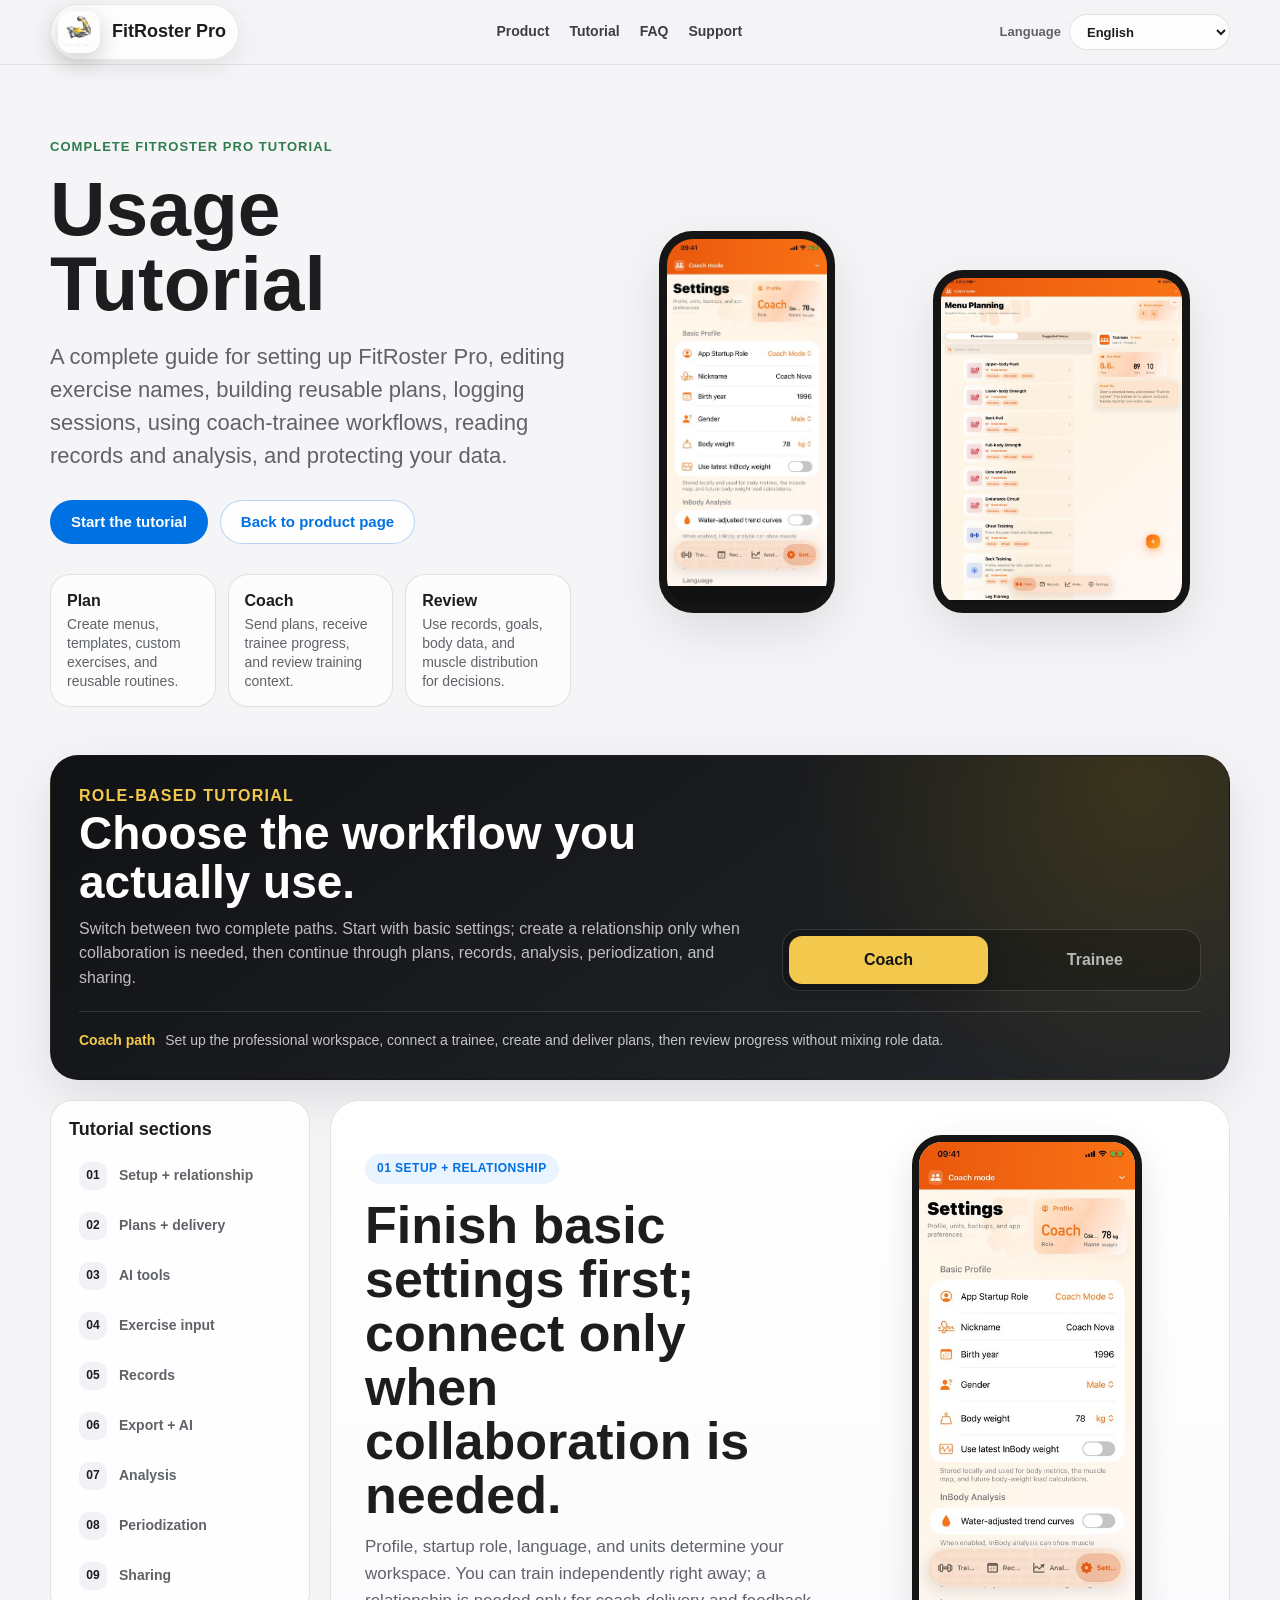
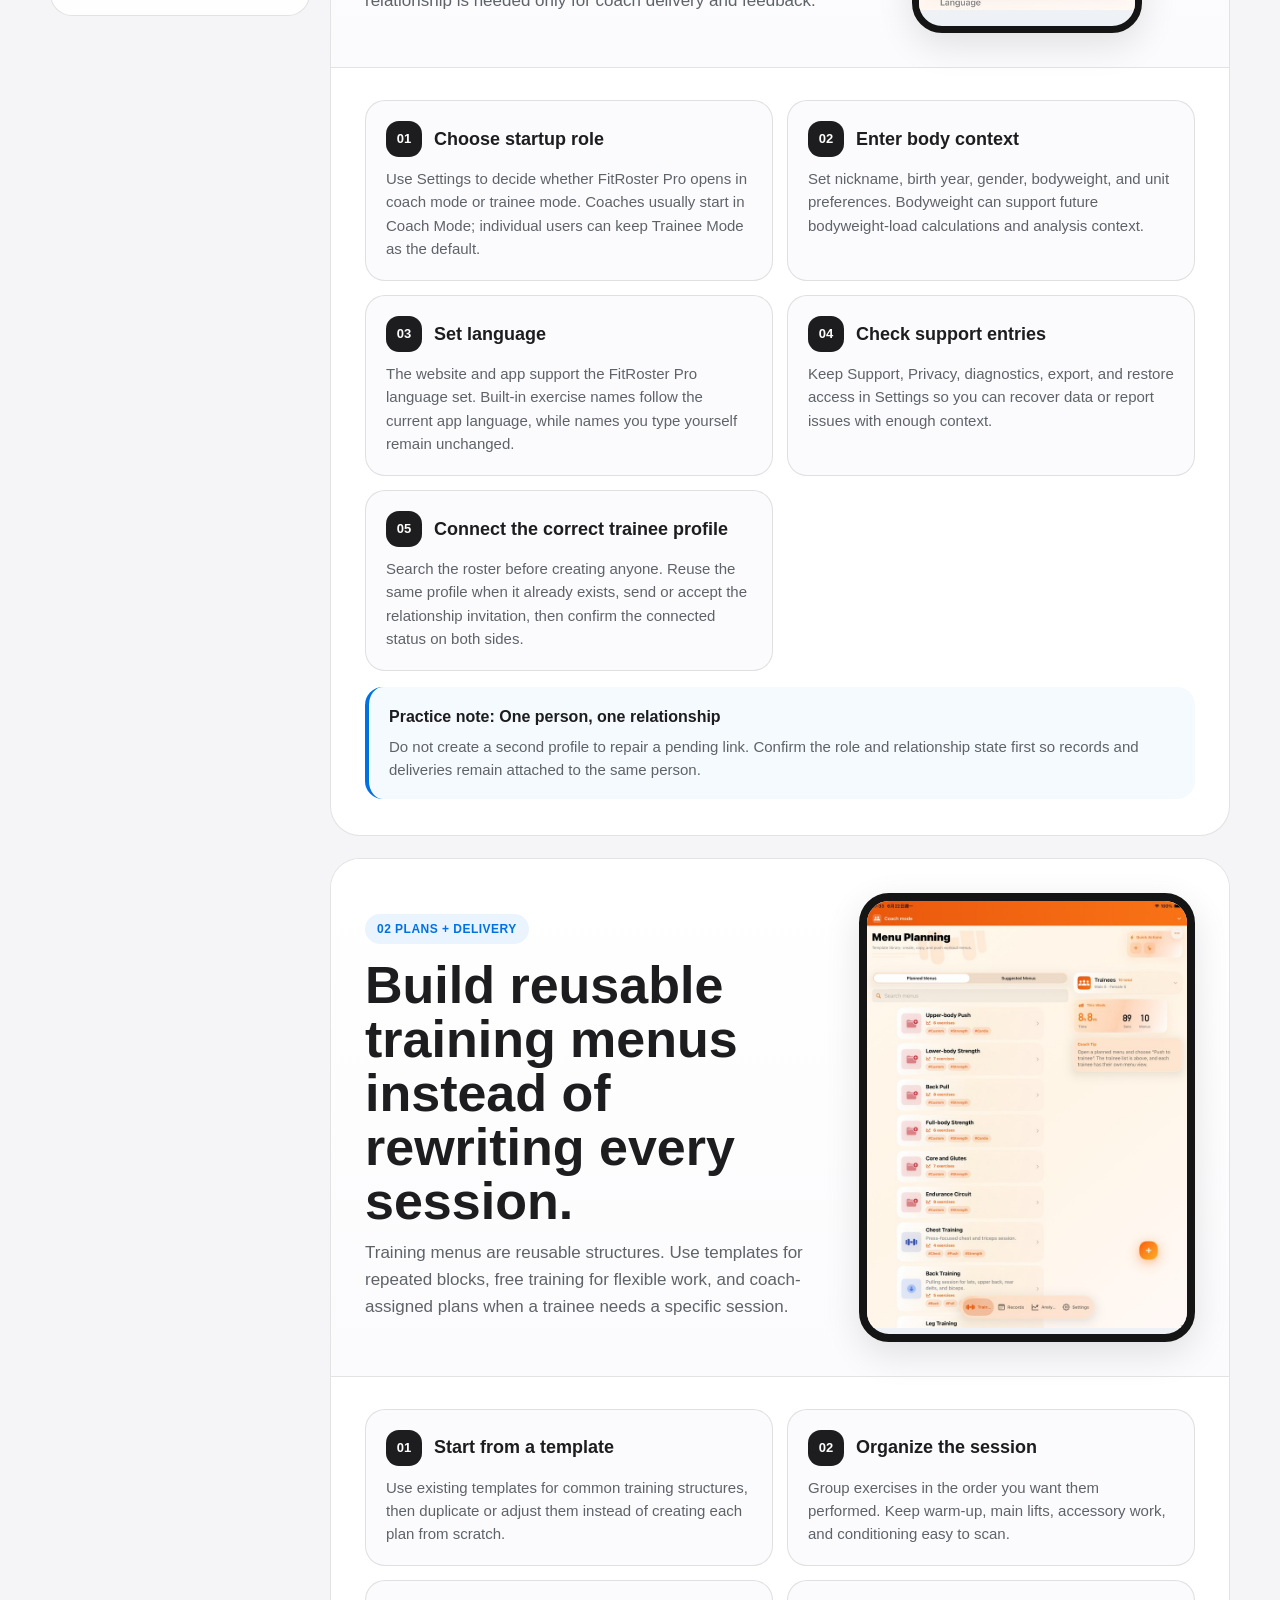
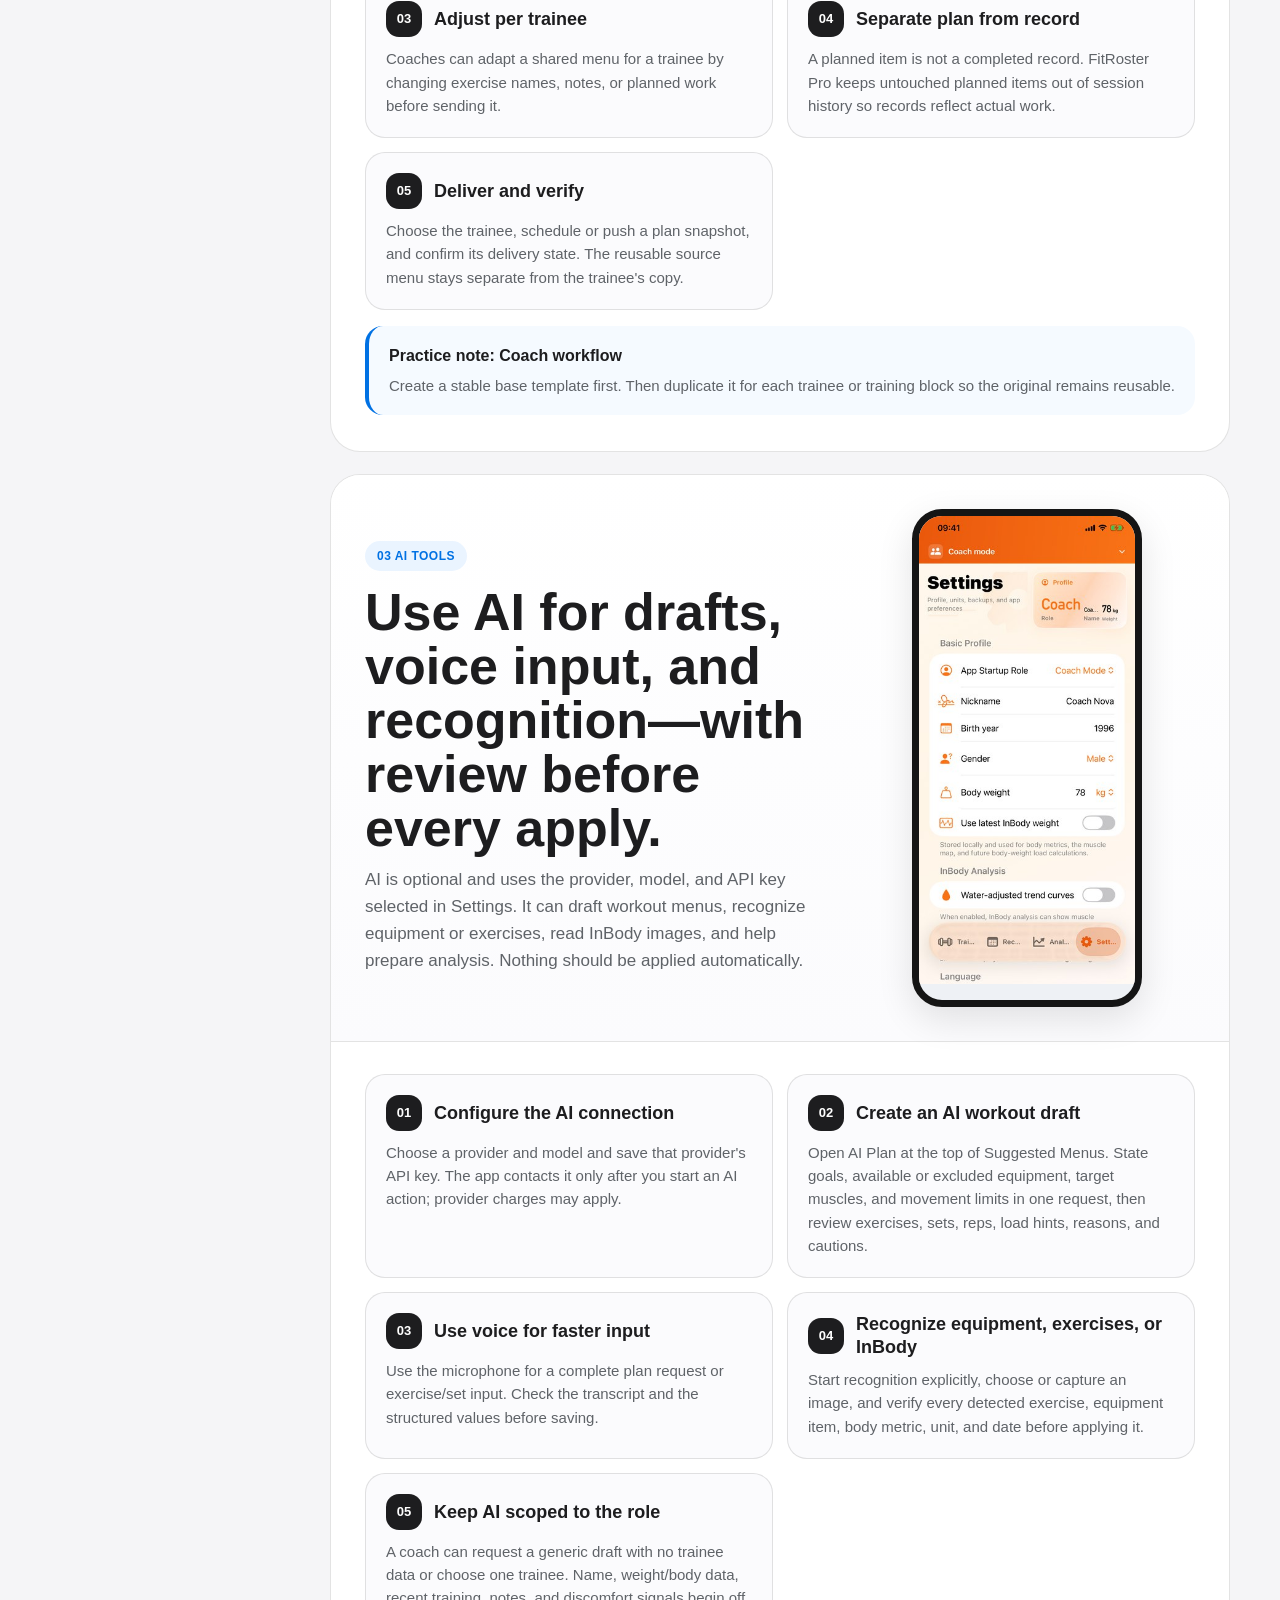
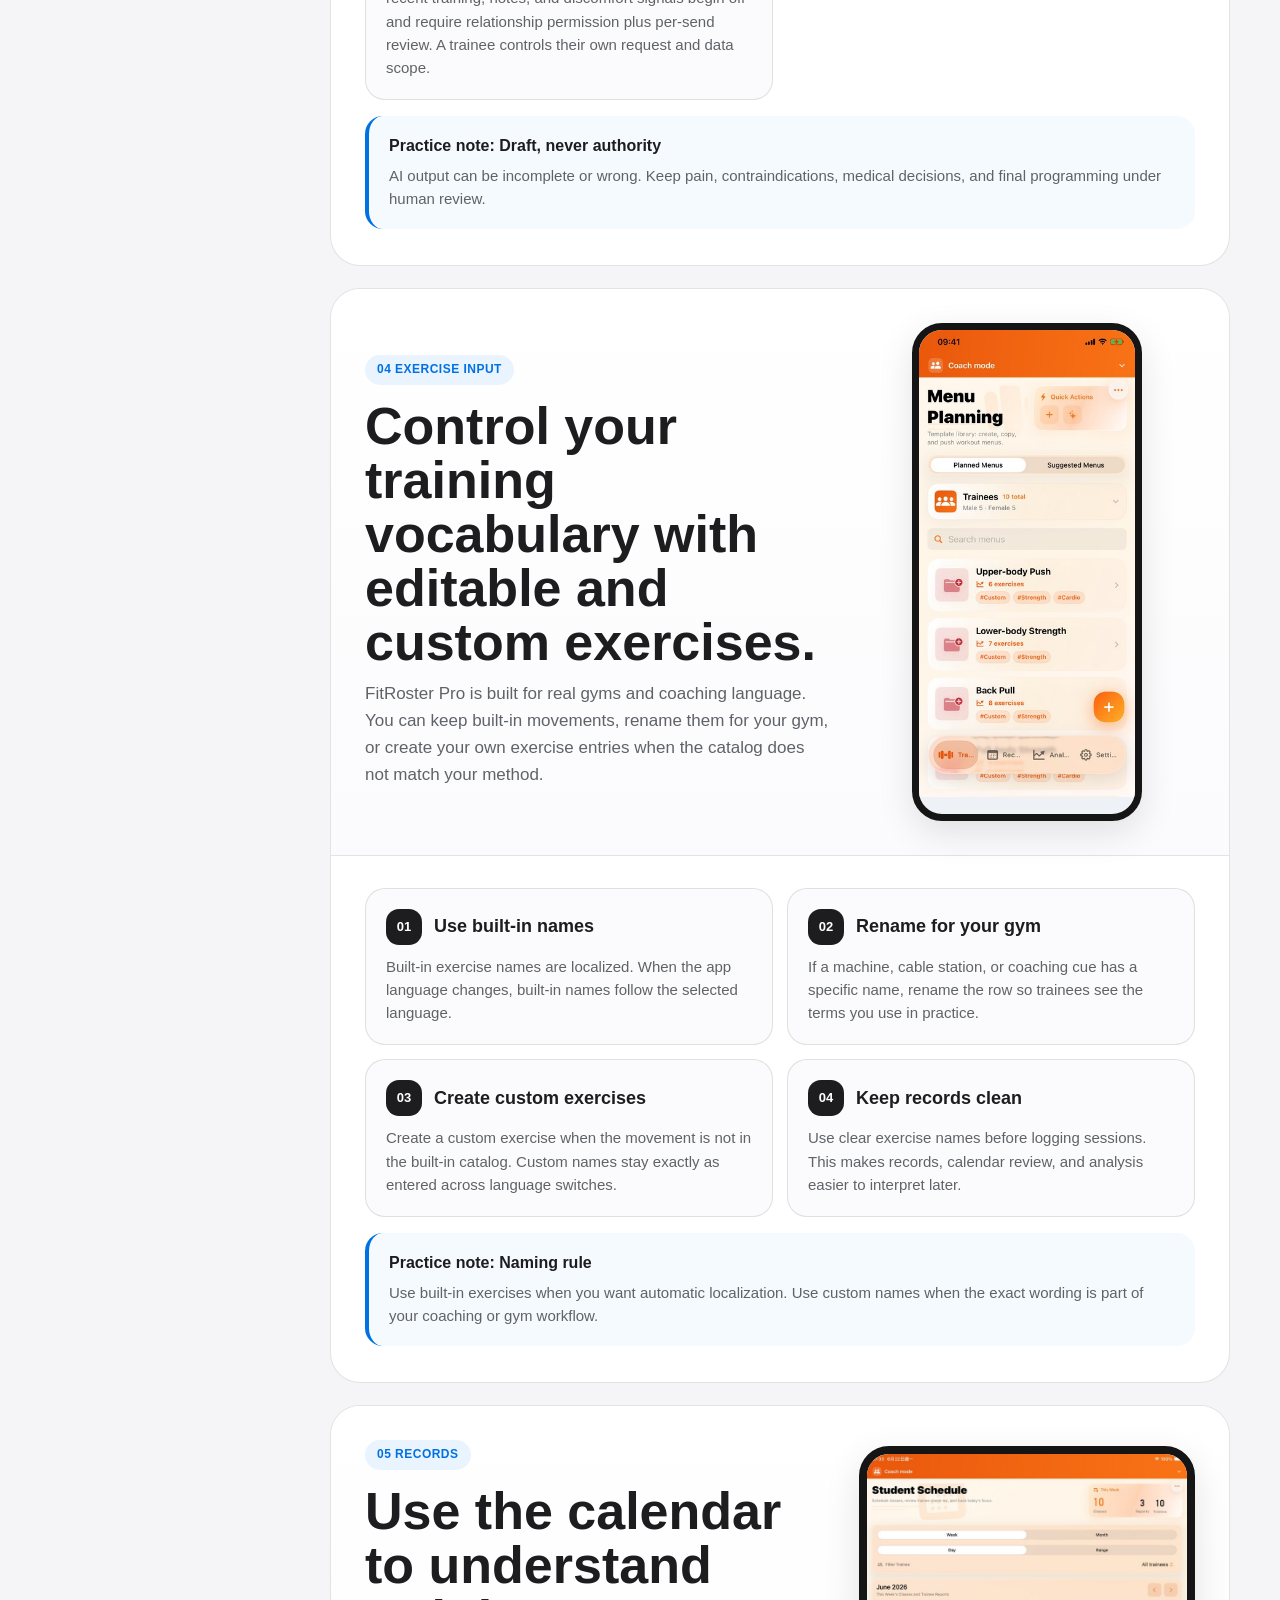
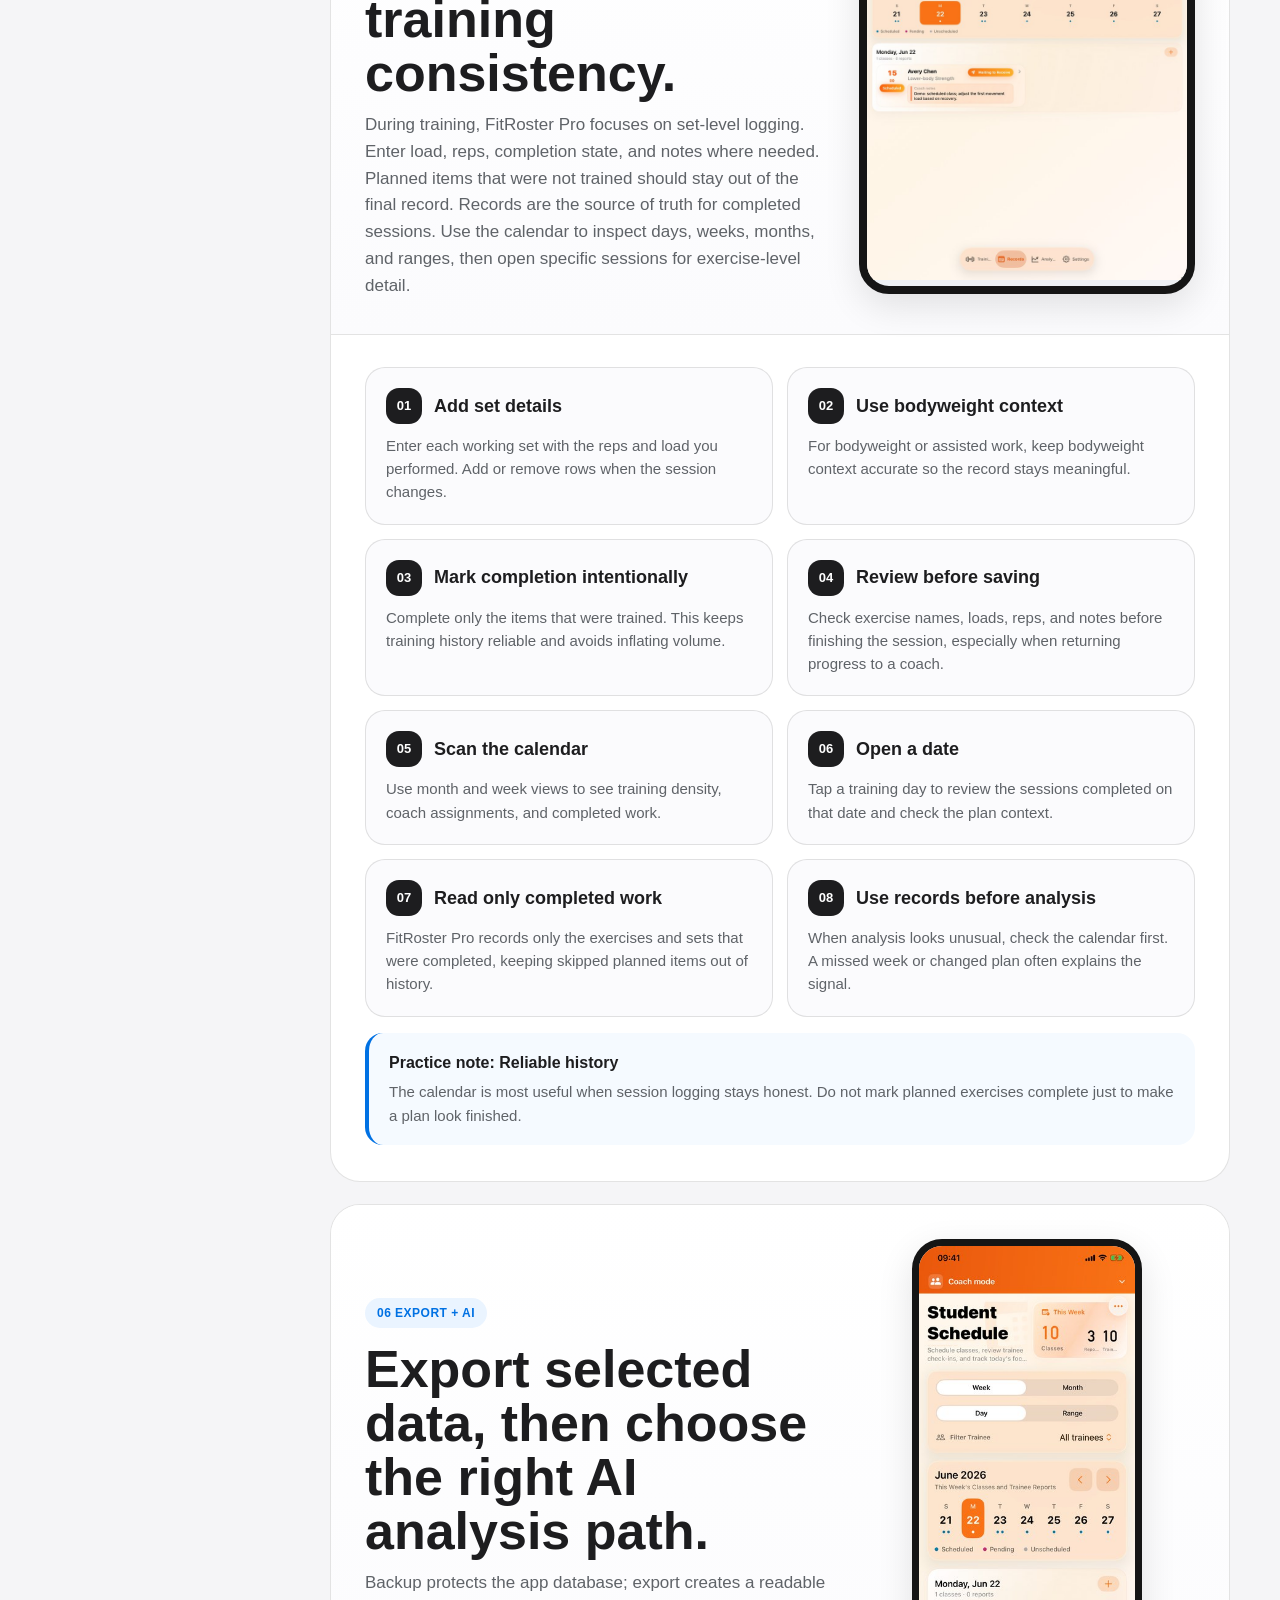
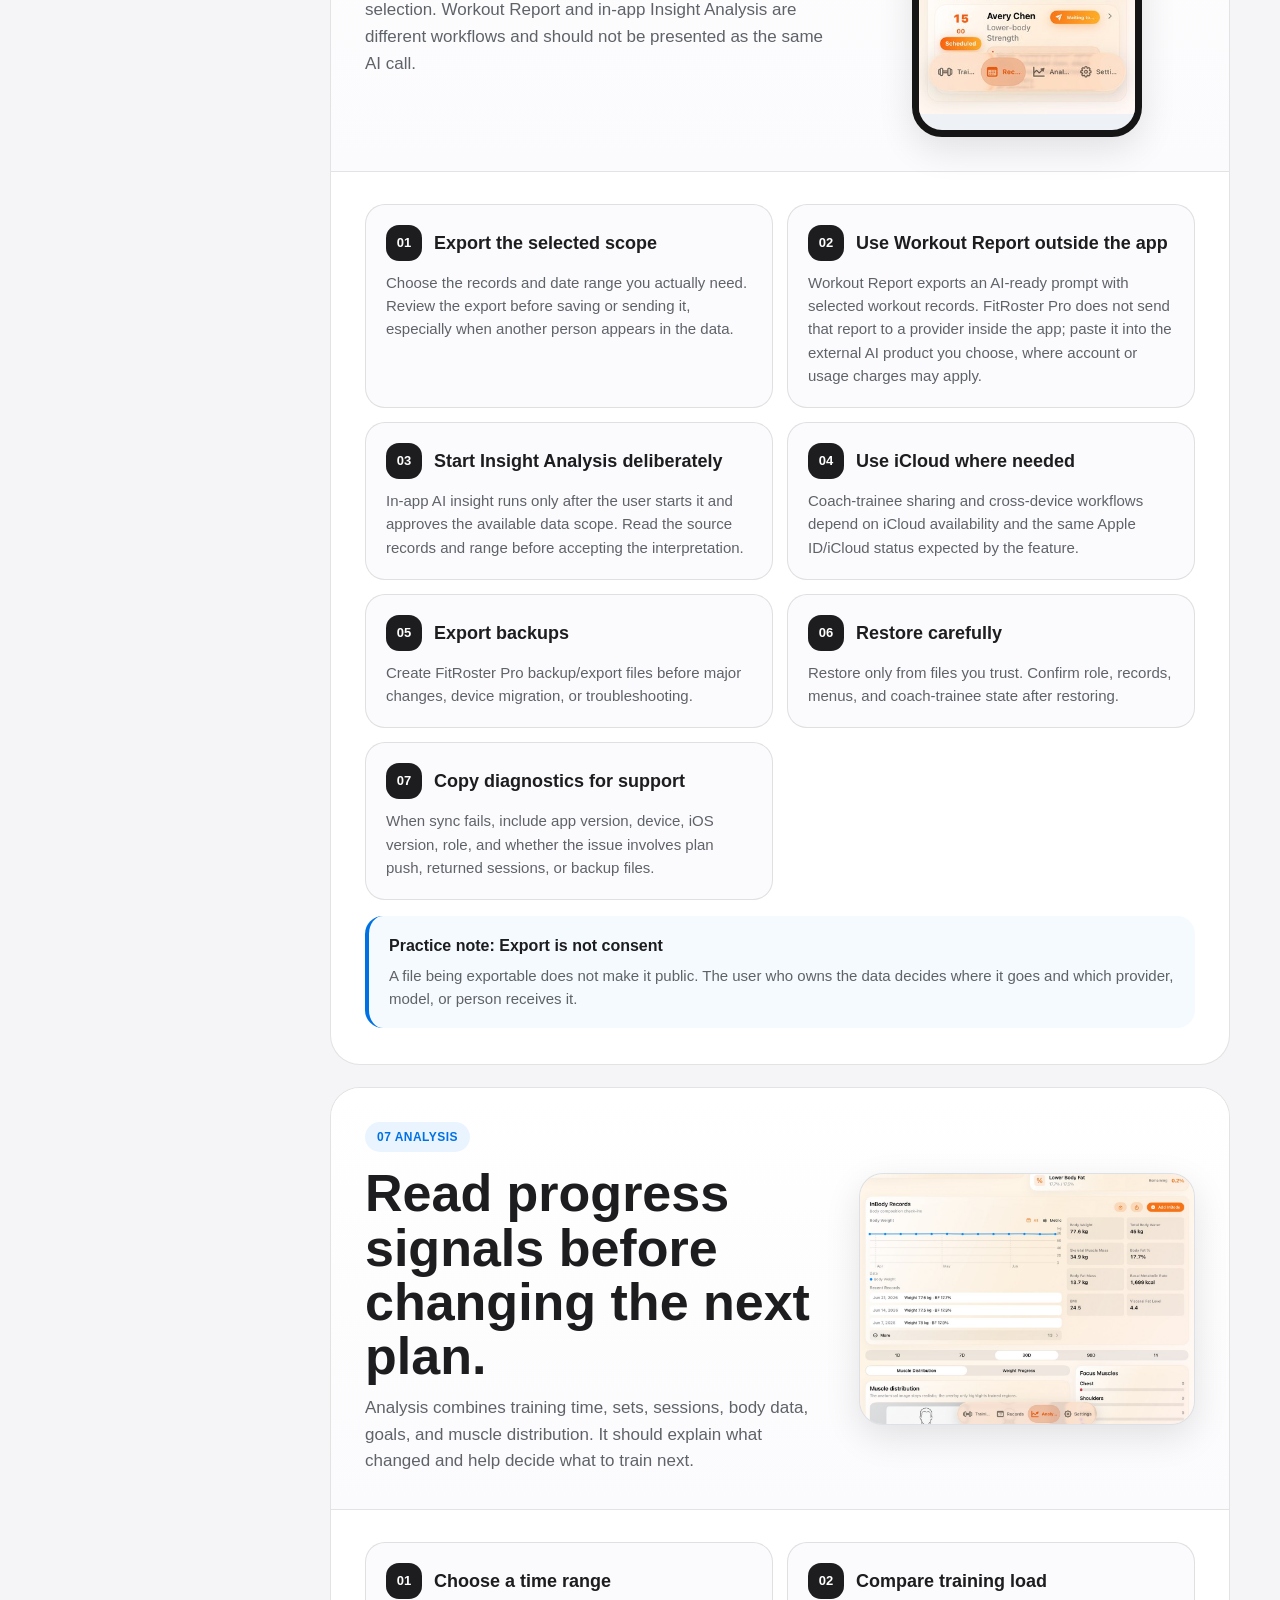
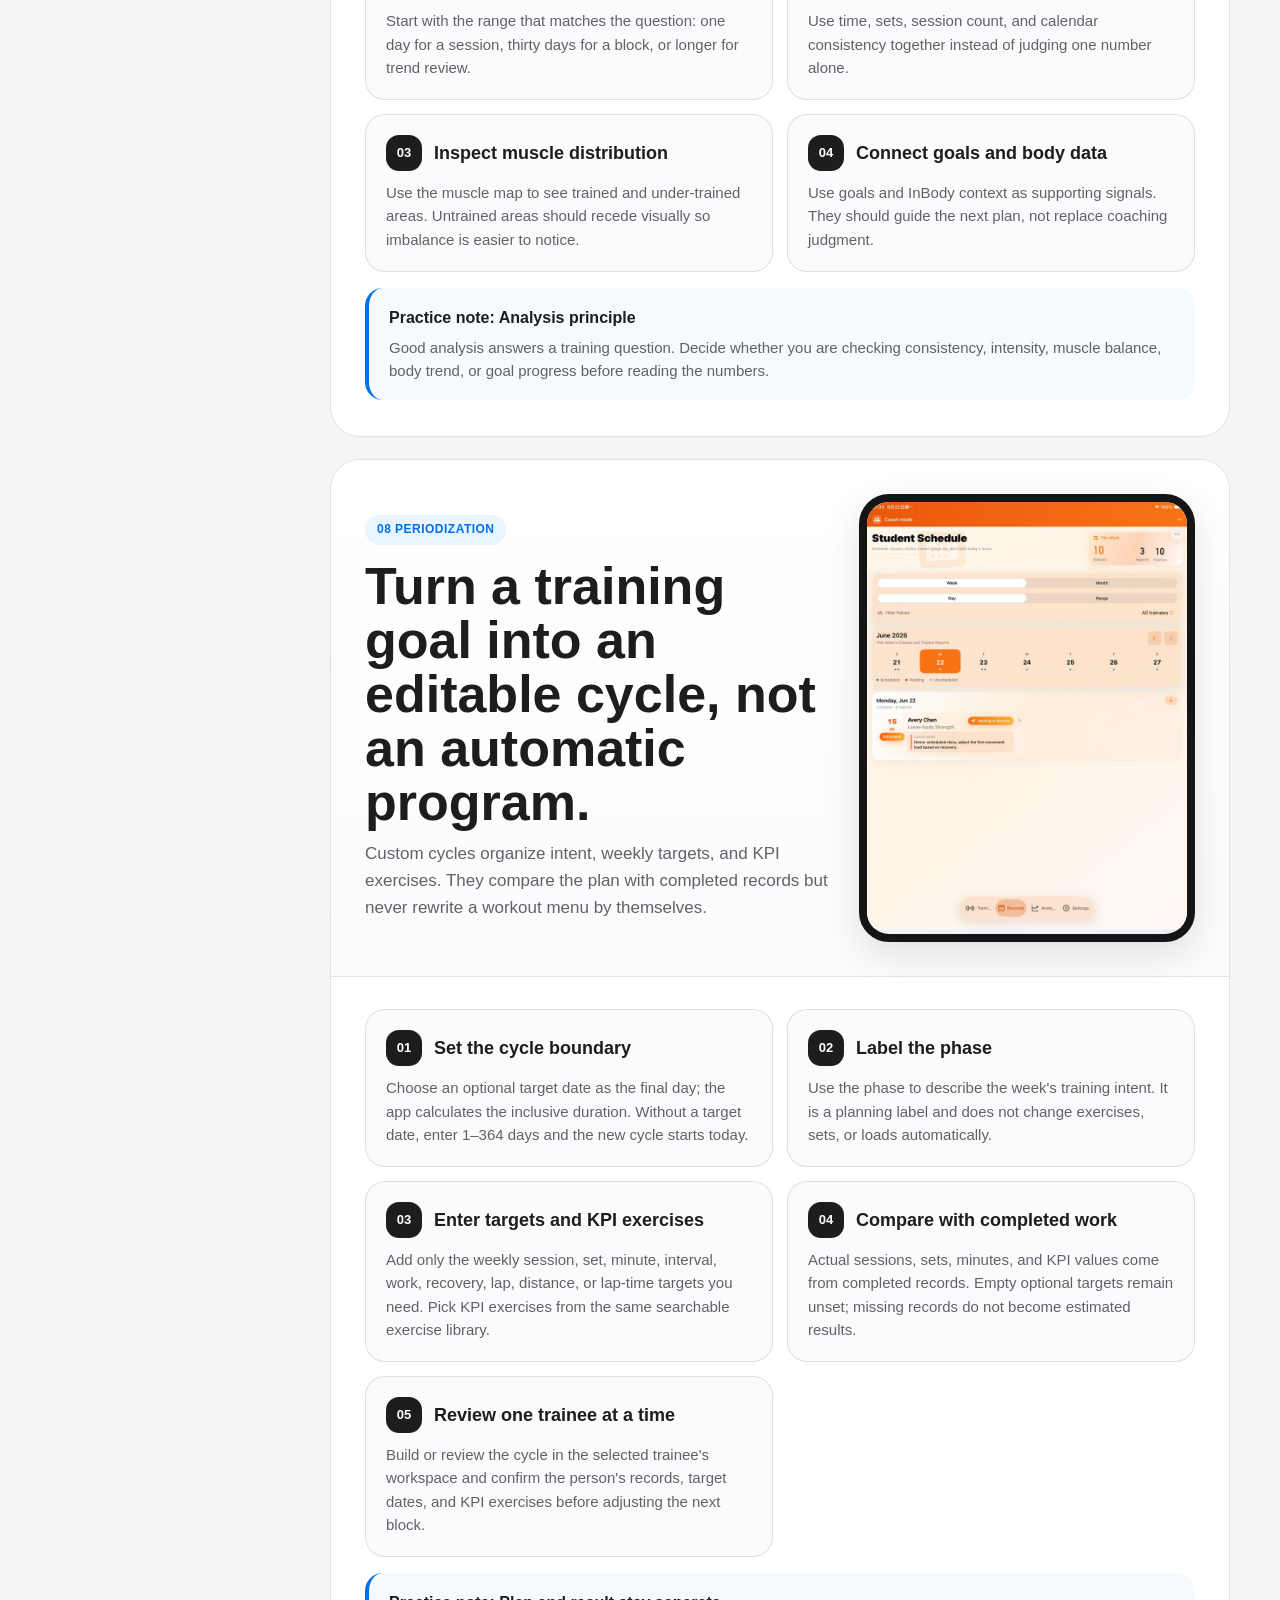
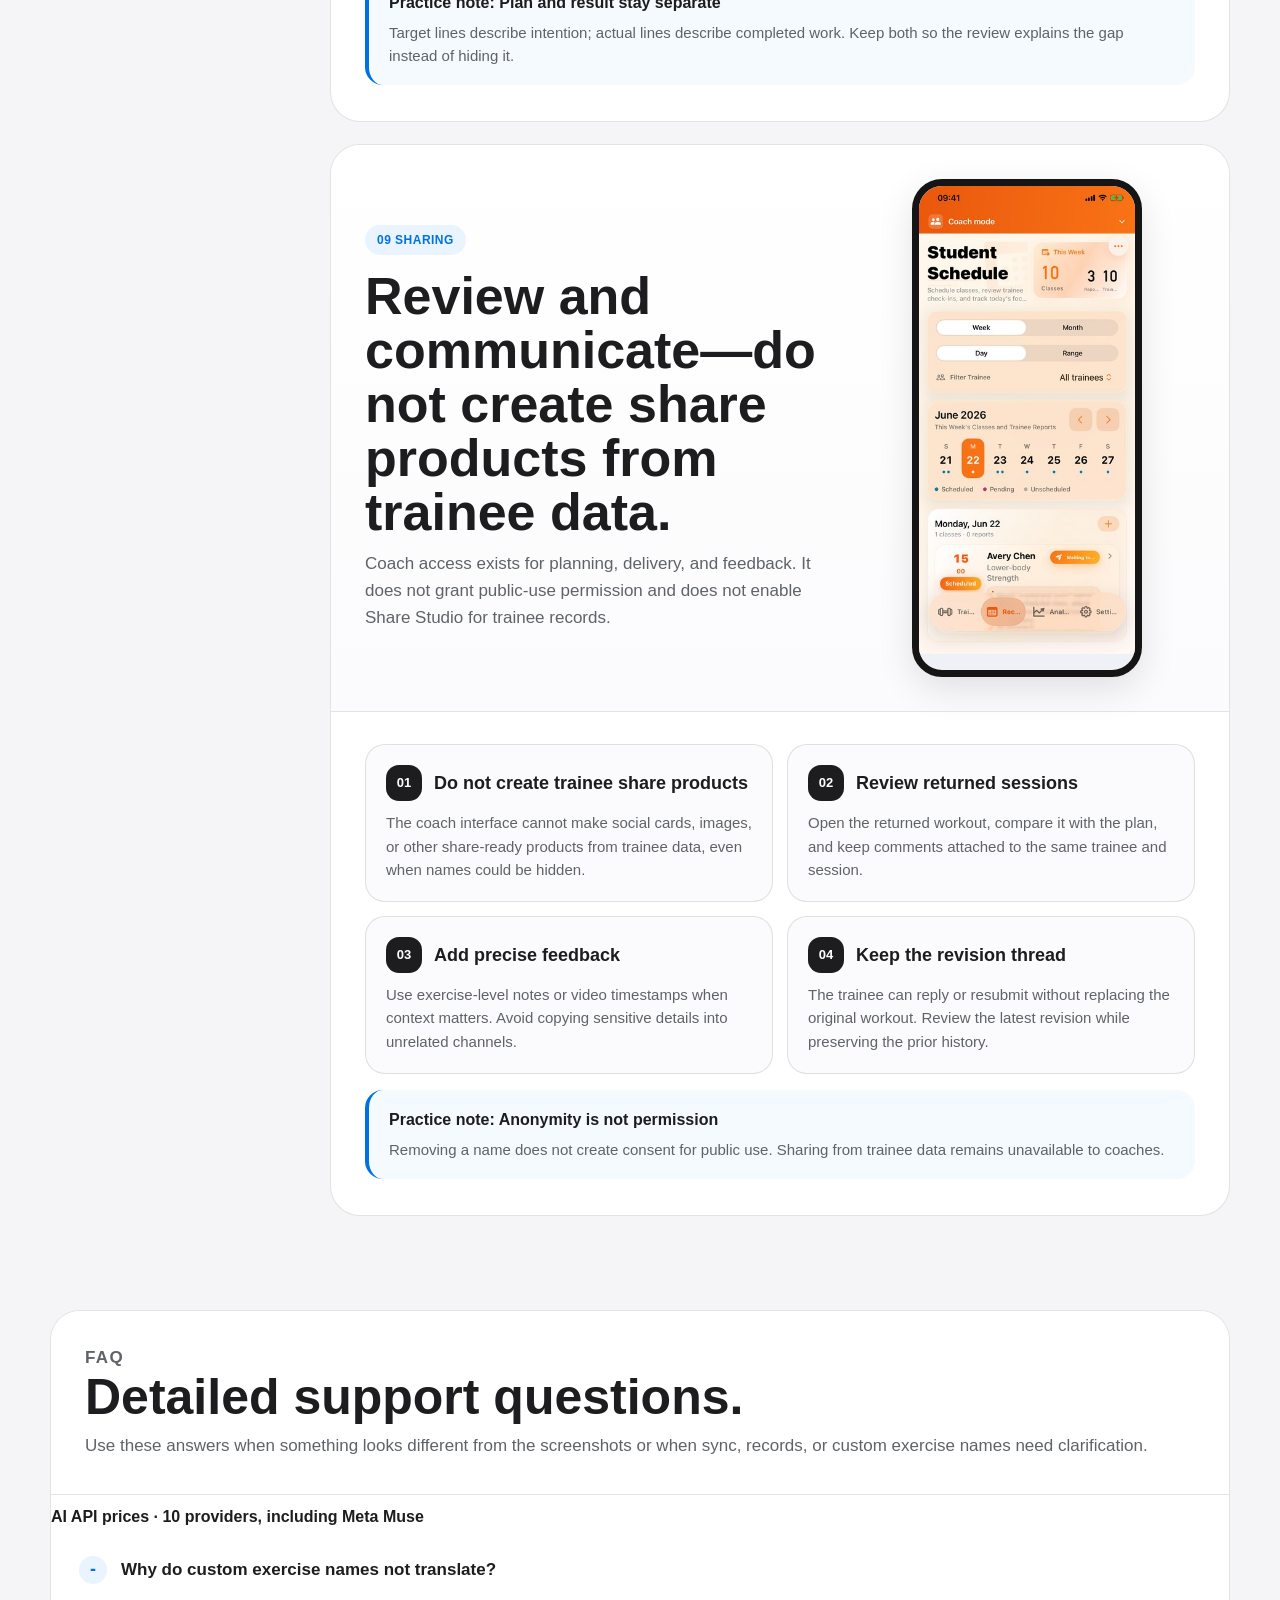
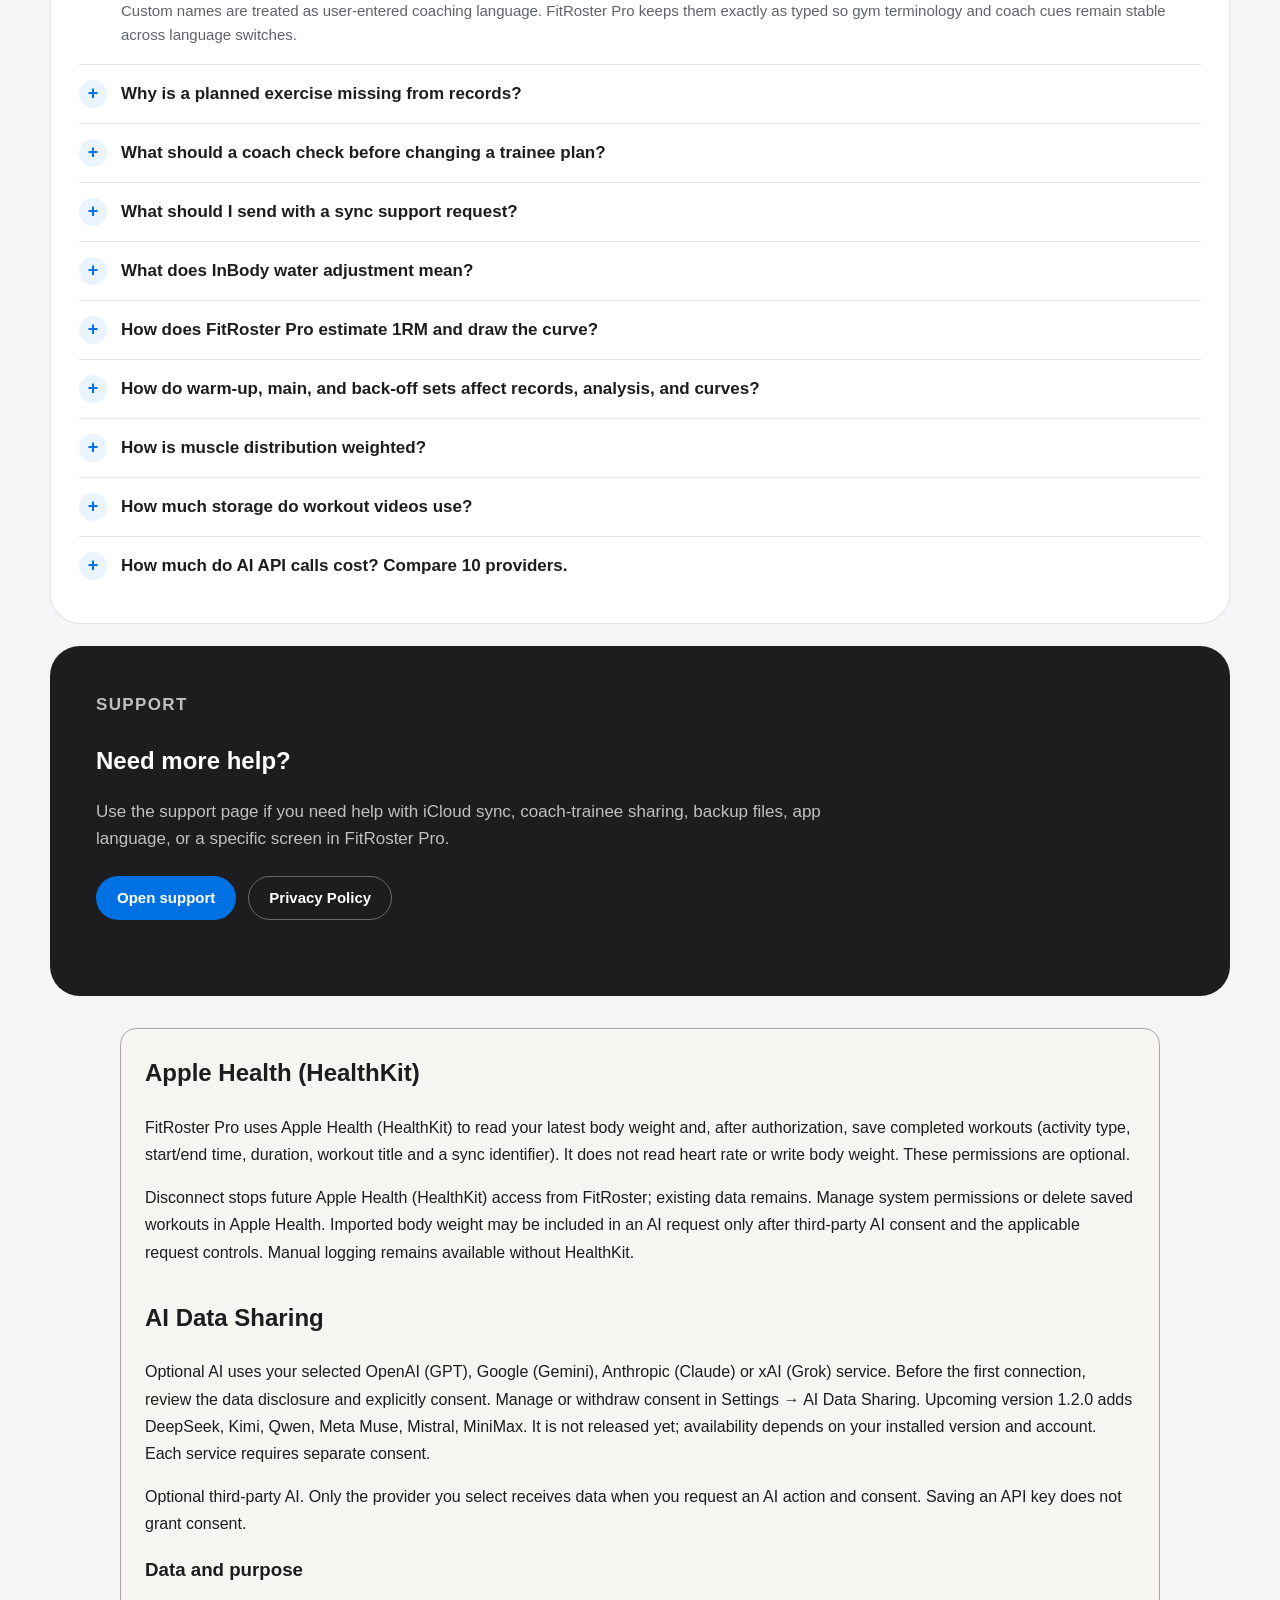
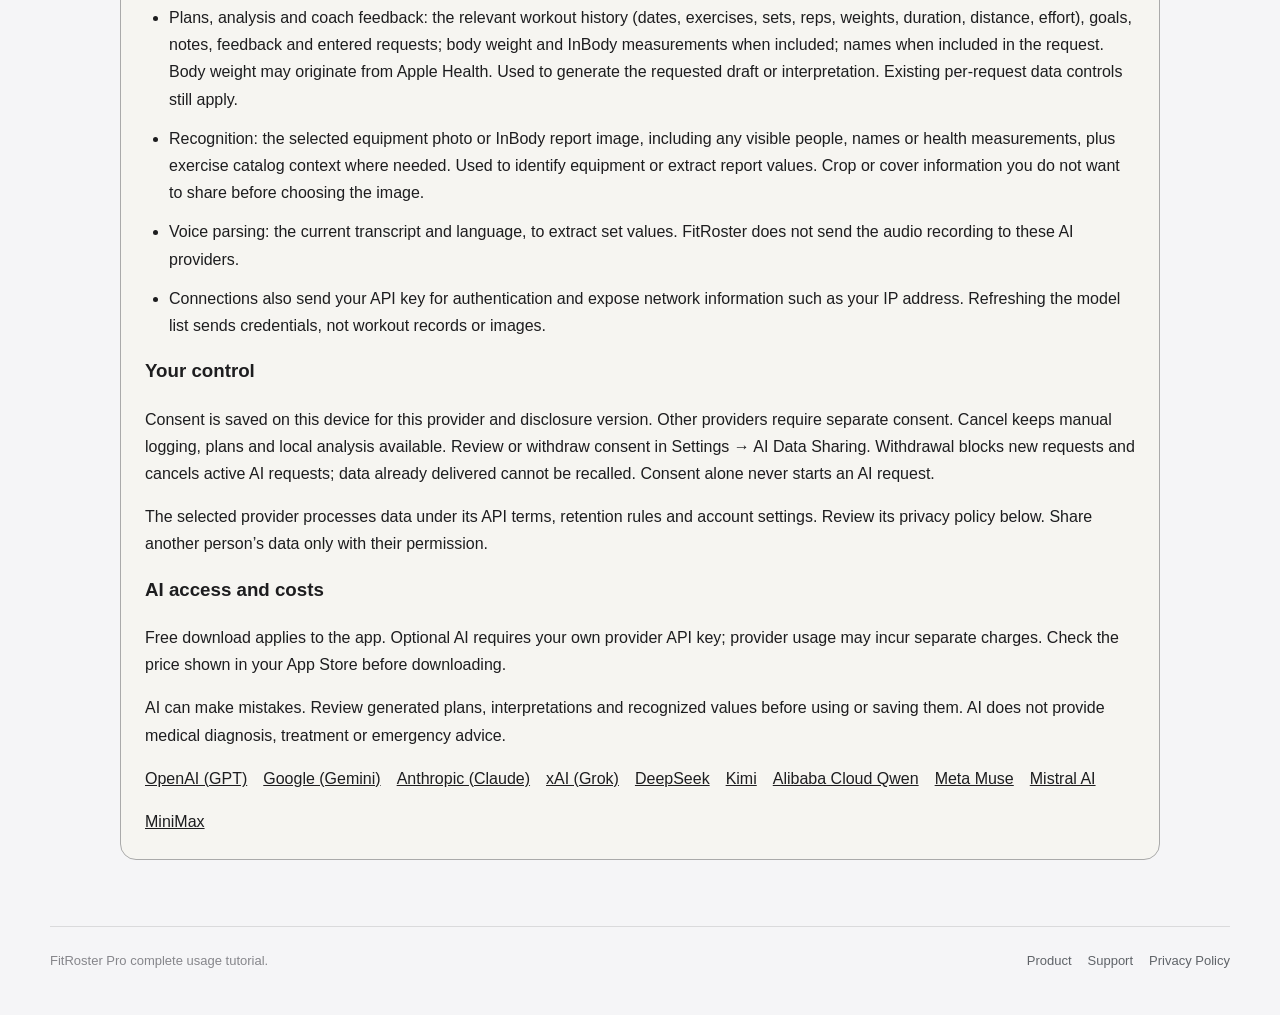
<file: guide.html>
<!doctype html>
<html lang="en">
<head>
  <meta charset="utf-8">
  <meta name="viewport" content="width=device-width, initial-scale=1">
  <meta name="description" content="Complete FitRoster Pro usage tutorial for setup, editable exercises, training plans, session logging, coach-trainee workflows, records, analysis, sync, backup, and settings.">
  <title>FitRoster Pro | Complete Usage Tutorial</title>
  <link rel="icon" href="assets/start-silver-fitroster.png" type="image/png">
  <style>
    :root {
      color-scheme: light;
      --bg: #f5f5f7;
      --surface: #ffffff;
      --surface-soft: #fbfbfd;
      --ink: #1d1d1f;
      --muted: #5f6368;
      --quiet: #86868b;
      --line: rgba(29, 29, 31, 0.12);
      --blue: #0071e3;
      --blue-soft: #eaf4ff;
      --green: #2f7d4e;
      --orange: #f26b1d;
      --shadow: 0 18px 52px rgba(0, 0, 0, 0.10);
      --radius: 24px;
      --shell: min(1180px, calc(100vw - 40px));
    }

    * {
      box-sizing: border-box;
    }

    html {
      scroll-behavior: smooth;
    }

    body {
      margin: 0;
      background: var(--bg);
      color: var(--ink);
      font-family: -apple-system, BlinkMacSystemFont, "SF Pro Text", "SF Pro Display", "Segoe UI", sans-serif;
      line-height: 1.55;
      letter-spacing: 0;
      text-rendering: optimizeLegibility;
    }

    a {
      color: inherit;
      text-decoration: none;
    }

    img {
      display: block;
      max-width: 100%;
      height: auto;
    }

    button,
    select,
    a {
      -webkit-tap-highlight-color: transparent;
    }

    :focus-visible {
      outline: 3px solid rgba(0, 113, 227, 0.42);
      outline-offset: 3px;
    }

    .skip-link {
      position: fixed;
      left: 16px;
      top: 16px;
      z-index: 100;
      padding: 10px 14px;
      border-radius: 999px;
      background: var(--ink);
      color: #fff;
      transform: translateY(-180%);
      transition: transform 180ms ease;
    }

    .skip-link:focus {
      transform: translateY(0);
    }

    .topbar {
      position: sticky;
      top: 0;
      z-index: 40;
      background: rgba(245, 245, 247, 0.82);
      border-bottom: 1px solid rgba(29, 29, 31, 0.08);
      backdrop-filter: saturate(180%) blur(24px);
    }

    .nav {
      width: var(--shell);
      min-height: 64px;
      margin: 0 auto;
      display: flex;
      align-items: center;
      justify-content: space-between;
      gap: 18px;
    }

    .brand {
      display: inline-flex;
      align-items: center;
      gap: 12px;
      padding: 6px 12px 6px 7px;
      border: 1px solid rgba(29, 29, 31, 0.10);
      border-radius: 999px;
      background: rgba(255, 255, 255, 0.78);
      box-shadow: 0 8px 24px rgba(0, 0, 0, 0.08);
      font-size: 18px;
      font-weight: 760;
      white-space: nowrap;
      transition: border-color 180ms ease, box-shadow 180ms ease, background 180ms ease;
    }

    .brand:hover,
    .brand:focus-visible {
      border-color: rgba(0, 113, 227, 0.28);
      background: rgba(255, 255, 255, 0.94);
      box-shadow: 0 10px 28px rgba(0, 113, 227, 0.12);
    }

    .brand img {
      width: 42px;
      height: 42px;
      border-radius: 13px;
      object-fit: cover;
      box-shadow: 0 8px 22px rgba(0, 0, 0, 0.18);
    }

    .nav-links {
      display: flex;
      align-items: center;
      gap: 20px;
      color: #3d3d42;
      font-size: 14px;
      font-weight: 560;
    }

    .nav-links a {
      cursor: pointer;
      transition: color 160ms ease;
    }

    .nav-links a:hover,
    .nav-links a:focus-visible {
      color: var(--blue);
    }

    .language-field {
      display: inline-flex;
      align-items: center;
      gap: 8px;
      color: var(--muted);
      font-size: 13px;
      font-weight: 650;
    }

    .language-field select {
      min-width: 134px;
      height: 36px;
      border: 1px solid var(--line);
      border-radius: 999px;
      background: rgba(255, 255, 255, 0.86);
      color: var(--ink);
      font: inherit;
      padding: 0 32px 0 13px;
      cursor: pointer;
    }

    .shell {
      width: var(--shell);
      margin: 0 auto;
    }

    .button {
      display: inline-flex;
      align-items: center;
      justify-content: center;
      min-height: 44px;
      padding: 0 20px;
      border-radius: 999px;
      border: 1px solid transparent;
      background: var(--blue);
      color: #fff;
      font-size: 15px;
      font-weight: 700;
      cursor: pointer;
      transition: background 180ms ease, border-color 180ms ease, color 180ms ease, box-shadow 180ms ease;
      white-space: nowrap;
    }

    .button:hover,
    .button:focus-visible {
      background: #0057b8;
      box-shadow: 0 10px 26px rgba(0, 113, 227, 0.22);
    }

    .button.secondary {
      background: rgba(255, 255, 255, 0.88);
      color: var(--blue);
      border-color: rgba(0, 113, 227, 0.28);
    }

    .button.secondary:hover,
    .button.secondary:focus-visible {
      background: #fff;
      border-color: rgba(0, 113, 227, 0.56);
      box-shadow: none;
    }

    .hero {
      padding: 72px 0 48px;
      overflow: hidden;
    }

    .hero-grid {
      display: grid;
      grid-template-columns: minmax(0, 0.92fr) minmax(430px, 1.08fr);
      gap: 48px;
      align-items: center;
    }

    .kicker {
      margin: 0 0 14px;
      color: var(--green);
      font-size: 13px;
      font-weight: 800;
      letter-spacing: 0.08em;
      text-transform: uppercase;
    }

    h1,
    h2,
    h3,
    p {
      margin-top: 0;
    }

    h1 {
      margin-bottom: 18px;
      font-size: clamp(48px, 6vw, 82px);
      line-height: 0.98;
      letter-spacing: 0;
    }

    .hero-copy {
      max-width: 680px;
      margin-bottom: 28px;
      color: var(--muted);
      font-size: clamp(18px, 2vw, 22px);
      line-height: 1.5;
    }

    .hero-actions {
      display: flex;
      flex-wrap: wrap;
      gap: 12px;
      margin-bottom: 30px;
    }

    .hero-points {
      display: grid;
      grid-template-columns: repeat(3, minmax(0, 1fr));
      gap: 12px;
      max-width: 760px;
    }

    .hero-point {
      min-height: 104px;
      padding: 16px;
      border: 1px solid var(--line);
      border-radius: 20px;
      background: rgba(255, 255, 255, 0.72);
    }

    .hero-point strong {
      display: block;
      margin-bottom: 5px;
      font-size: 16px;
      line-height: 1.2;
    }

    .hero-point span {
      display: block;
      color: var(--muted);
      font-size: 14px;
      line-height: 1.35;
    }

    .hero-visual {
      display: grid;
      grid-template-columns: 0.76fr 1fr;
      gap: 18px;
      align-items: end;
    }

    .screen-device {
      overflow: hidden;
      border: 8px solid #151515;
      background: #111;
      box-shadow: var(--shadow);
    }

    .screen-device.phone {
      border-radius: 34px;
      aspect-ratio: 351 / 760;
    }

    .screen-device.tablet {
      border-radius: 30px;
      aspect-ratio: 719 / 960;
    }

    .screen-device img {
      width: 100%;
      height: 100%;
      object-fit: contain;
      object-position: top;
    }

    .guide-overview {
      padding: 0 0 72px;
      scroll-margin-top: 104px;
    }

    .role-route {
      margin-bottom: 20px;
      padding: 28px;
      border: 1px solid var(--line);
      border-radius: 28px;
      background:
        radial-gradient(circle at 92% 8%, rgba(215, 164, 0, 0.16), transparent 30%),
        linear-gradient(145deg, #111214 0%, #22252a 100%);
      color: #fff;
      box-shadow: var(--shadow);
    }

    .role-route-head {
      display: grid;
      grid-template-columns: minmax(0, 1fr) minmax(300px, 0.62fr);
      gap: 28px;
      align-items: end;
    }

    .role-route .kicker {
      color: #f2c94c;
    }

    .role-route h2 {
      max-width: 760px;
      margin-bottom: 10px;
      font-size: clamp(28px, 4vw, 46px);
      line-height: 1.06;
    }

    .role-route p {
      max-width: 760px;
      margin-bottom: 0;
      color: rgba(255, 255, 255, 0.72);
      font-size: 16px;
      line-height: 1.55;
    }

    .role-tabs {
      display: grid;
      grid-template-columns: repeat(2, minmax(0, 1fr));
      gap: 8px;
      padding: 6px;
      border: 1px solid rgba(255, 255, 255, 0.14);
      border-radius: 18px;
      background: rgba(0, 0, 0, 0.22);
    }

    .role-tab {
      min-height: 48px;
      padding: 10px 14px;
      border: 0;
      border-radius: 13px;
      background: transparent;
      color: rgba(255, 255, 255, 0.68);
      font: inherit;
      font-weight: 760;
      cursor: pointer;
      transition: background 160ms ease, color 160ms ease, transform 160ms ease;
    }

    .role-tab:hover,
    .role-tab:focus-visible {
      color: #fff;
    }

    .role-tab[aria-selected="true"] {
      background: #f2c94c;
      color: #141414;
      box-shadow: 0 8px 22px rgba(0, 0, 0, 0.22);
    }

    .role-tab:active {
      transform: translateY(1px);
    }

    .role-route-summary {
      display: grid;
      grid-template-columns: auto minmax(0, 1fr);
      gap: 10px;
      align-items: start;
      margin-top: 20px;
      padding-top: 18px;
      border-top: 1px solid rgba(255, 255, 255, 0.12);
      color: rgba(255, 255, 255, 0.74);
      font-size: 14px;
      line-height: 1.5;
    }

    .role-route-summary strong {
      color: #f2c94c;
    }

    .overview-panel {
      display: grid;
      grid-template-columns: 260px 1fr;
      gap: 20px;
      align-items: start;
    }

    .toc {
      position: sticky;
      top: 88px;
      padding: 18px;
      border: 1px solid var(--line);
      border-radius: 22px;
      background: rgba(255, 255, 255, 0.86);
      backdrop-filter: blur(18px);
    }

    .toc h2 {
      margin-bottom: 14px;
      font-size: 18px;
      line-height: 1.2;
    }

    .toc-list {
      display: grid;
      gap: 8px;
    }

    .toc-list a {
      display: grid;
      grid-template-columns: 30px 1fr;
      align-items: center;
      gap: 10px;
      min-height: 42px;
      padding: 7px 10px;
      border-radius: 14px;
      color: var(--muted);
      font-size: 14px;
      font-weight: 650;
      cursor: pointer;
      transition: background 160ms ease, color 160ms ease;
    }

    .toc-list a:hover,
    .toc-list a:focus-visible {
      background: var(--blue-soft);
      color: var(--blue);
    }

    .toc-index {
      display: grid;
      place-items: center;
      width: 28px;
      height: 28px;
      border-radius: 10px;
      background: #f0f2f5;
      color: var(--ink);
      font-size: 12px;
      font-weight: 800;
    }

    .manual {
      display: grid;
      gap: 22px;
    }

    .manual-section {
      scroll-margin-top: 104px;
      border: 1px solid var(--line);
      border-radius: 30px;
      background: var(--surface);
      overflow: hidden;
    }

    .manual-head {
      display: grid;
      grid-template-columns: minmax(0, 1fr) minmax(280px, 0.72fr);
      gap: 28px;
      align-items: center;
      padding: 34px;
      background: linear-gradient(180deg, #fff 0%, #fbfbfd 100%);
      border-bottom: 1px solid var(--line);
    }

    .manual-label {
      display: inline-flex;
      align-items: center;
      min-height: 30px;
      margin-bottom: 14px;
      padding: 0 12px;
      border-radius: 999px;
      background: var(--blue-soft);
      color: var(--blue);
      font-size: 12px;
      font-weight: 800;
      letter-spacing: 0.04em;
      text-transform: uppercase;
    }

    .manual-head h2 {
      margin-bottom: 12px;
      font-size: clamp(30px, 4.2vw, 52px);
      line-height: 1.04;
      letter-spacing: 0;
    }

    .manual-head p {
      margin-bottom: 0;
      color: var(--muted);
      font-size: 17px;
      line-height: 1.58;
    }

    .guide-figure {
      margin: 0;
      overflow: hidden;
      border-radius: 24px;
      background: #eef1f5;
      box-shadow: 0 12px 36px rgba(0, 0, 0, 0.11);
    }

    .guide-figure.phone {
      justify-self: center;
      width: min(100%, 230px);
      aspect-ratio: 351 / 760;
      border: 7px solid #151515;
      border-radius: 30px;
    }

    .guide-figure.tablet {
      width: 100%;
      aspect-ratio: 719 / 960;
      border: 8px solid #151515;
      border-radius: 30px;
    }

    .guide-figure.shared {
      width: 100%;
      border-radius: 24px;
      border: 1px solid rgba(29, 29, 31, 0.08);
    }

    .guide-figure img {
      width: 100%;
      height: 100%;
      object-fit: contain;
      object-position: top;
    }

    .manual-body {
      padding: 32px 34px 36px;
    }

    .steps-grid {
      display: grid;
      grid-template-columns: repeat(2, minmax(0, 1fr));
      gap: 14px;
    }

    .step-card {
      padding: 20px;
      border: 1px solid var(--line);
      border-radius: 20px;
      background: var(--surface-soft);
    }

    .step-card header {
      display: grid;
      grid-template-columns: 36px 1fr;
      gap: 12px;
      align-items: center;
      margin-bottom: 10px;
    }

    .step-number {
      display: grid;
      place-items: center;
      width: 36px;
      height: 36px;
      border-radius: 13px;
      background: var(--ink);
      color: #fff;
      font-size: 13px;
      font-weight: 800;
    }

    .step-card h3 {
      margin: 0;
      font-size: 18px;
      line-height: 1.25;
      letter-spacing: 0;
    }

    .step-card p {
      margin-bottom: 0;
      color: var(--muted);
      font-size: 15px;
      line-height: 1.55;
    }

    .section-note {
      margin-top: 16px;
      padding: 18px 20px;
      border-left: 4px solid var(--blue);
      border-radius: 18px;
      background: #f5faff;
    }

    .section-note strong {
      display: block;
      margin-bottom: 5px;
      font-size: 16px;
    }

    .section-note p {
      margin-bottom: 0;
      color: var(--muted);
      font-size: 15px;
    }

    .faq-section {
      margin-top: 22px;
      border: 1px solid var(--line);
      border-radius: 30px;
      background: var(--surface);
      overflow: hidden;
    }

    .faq-head {
      padding: 34px;
      border-bottom: 1px solid var(--line);
      background: #fff;
    }

    .faq-head h2 {
      margin-bottom: 10px;
      font-size: clamp(30px, 4.2vw, 50px);
      line-height: 1.04;
    }

    .faq-head p {
      margin-bottom: 0;
      color: var(--muted);
      font-size: 17px;
    }

    .faq-list {
      display: grid;
      gap: 0;
      min-width: 0;
      padding: 12px 28px 28px;
    }

    .faq-item {
      min-width: 0;
      border-bottom: 1px solid var(--line);
    }

    .faq-item:last-child {
      border-bottom: 0;
    }

    .faq-item summary {
      min-height: 58px;
      display: flex;
      align-items: center;
      gap: 14px;
      color: var(--ink);
      font-size: 17px;
      font-weight: 760;
      cursor: pointer;
      list-style: none;
    }

    .faq-item summary::-webkit-details-marker {
      display: none;
    }

    .faq-item summary::before {
      content: "+";
      display: grid;
      place-items: center;
      width: 28px;
      height: 28px;
      flex: 0 0 auto;
      border-radius: 50%;
      background: var(--blue-soft);
      color: var(--blue);
      font-size: 18px;
      font-weight: 800;
    }

    .faq-item[open] summary::before {
      content: "-";
    }

    .faq-item p {
      margin: 0 0 18px 42px;
      color: var(--muted);
      font-size: 15px;
    }

    .faq-body {
      margin: 0 0 20px 42px;
      width: calc(100% - 42px);
      max-width: calc(100% - 42px);
      box-sizing: border-box;
      color: var(--muted);
      font-size: 15px;
      line-height: 1.6;
    }

    .faq-body p {
      margin: 0 0 12px;
      color: var(--muted);
      font-size: 15px;
    }

    .faq-body ul {
      margin: 0 0 14px;
      padding-left: 18px;
    }

    #ai-pricing { scroll-margin-top: 90px; }
    .faq-pricing-shortcut { display: inline-block; margin-top: 10px; font-weight: 700; }
    .faq-provider-filter { display: flex; flex-wrap: wrap; gap: 8px; margin: 14px 0; }
    .faq-provider-filter button {
      font: inherit; font-size: 13px; padding: 9px 12px; min-height: 44px;
      border: 1px solid var(--line); border-radius: 10px; background: #fff;
      color: var(--ink); cursor: pointer;
    }
    .faq-provider-filter button[aria-pressed="true"] { background: #eaf3ff; border-color: #176ad5; color: #1153ac; }
    .faq-provider-filter button:focus-visible { outline: 3px solid #176ad5; outline-offset: 2px; }
    .faq-table-wrap[hidden], .faq-price-table tr[hidden] { display: none; }

    .faq-table-wrap {
      margin: 14px 0;
      width: 100%;
      max-width: 100%;
      box-sizing: border-box;
      overflow-x: auto;
      border: 1px solid var(--line);
      border-radius: 16px;
      background: #fff;
    }

    .faq-price-table {
      width: 100%;
      min-width: 980px;
      border-collapse: collapse;
      color: var(--ink);
      font-size: 13px;
    }

    .faq-price-table caption {
      padding: 12px 12px 4px;
      color: var(--ink);
      font-size: 14px;
      font-weight: 800;
      text-align: left;
    }

    .faq-price-table th,
    .faq-price-table td {
      padding: 10px 12px;
      border-bottom: 1px solid var(--line);
      text-align: left;
      vertical-align: top;
      white-space: nowrap;
    }

    .faq-price-table th {
      background: #f7fbff;
      color: var(--muted);
      font-size: 12px;
      font-weight: 800;
      text-transform: uppercase;
    }

    .faq-price-table tr:last-child td {
      border-bottom: 0;
    }

    .faq-price-table .number {
      font-variant-numeric: tabular-nums;
    }

    .faq-fx-status {
      margin: 14px 0;
      padding: 11px 13px;
      border: 1px solid #cfe3f7;
      border-radius: 12px;
      background: #f4f9ff;
      color: #315b7d;
      font-variant-numeric: tabular-nums;
    }

    .faq-fx-status[data-state="stale"],
    .faq-fx-status[data-state="error"] {
      border-color: #efd7a4;
      background: #fff9ed;
      color: #7a5a1d;
    }

    .faq-price-sources {
      display: flex;
      flex-wrap: wrap;
      gap: 10px;
      margin-top: 8px;
    }

    .faq-price-sources a {
      color: var(--blue);
      font-weight: 700;
    }

    .final-cta {
      margin-top: 22px;
      padding: 46px;
      border-radius: 30px;
      background: var(--ink);
      color: #fff;
    }

    .final-cta p {
      max-width: 760px;
      margin-bottom: 24px;
      color: rgba(255, 255, 255, 0.72);
      font-size: 17px;
    }

    .final-cta .button.secondary {
      background: transparent;
      color: #fff;
      border-color: rgba(255, 255, 255, 0.34);
    }

    footer {
      padding: 34px 0 44px;
      color: var(--quiet);
      font-size: 13px;
    }

    .footer-row {
      display: flex;
      align-items: center;
      justify-content: space-between;
      gap: 18px;
      border-top: 1px solid var(--line);
      padding-top: 24px;
    }

    .footer-links {
      display: flex;
      flex-wrap: wrap;
      gap: 16px;
    }

    .footer-links a {
      color: var(--muted);
      cursor: pointer;
    }

    .footer-links a:hover,
    .footer-links a:focus-visible {
      color: var(--blue);
    }

    .sr-only {
      position: absolute;
      width: 1px;
      height: 1px;
      padding: 0;
      margin: -1px;
      overflow: hidden;
      clip: rect(0, 0, 0, 0);
      white-space: nowrap;
      border: 0;
    }

    @media (max-width: 1080px) {
      .hero-grid,
      .overview-panel,
      .manual-head,
      .role-route-head {
        grid-template-columns: 1fr;
      }

      .toc {
        position: static;
      }

      .toc-list {
        grid-template-columns: repeat(2, minmax(0, 1fr));
      }

      .manual-head {
        gap: 24px;
      }

      .guide-figure.phone {
        justify-self: start;
      }
    }

    @media (max-width: 760px) {
      :root {
        --shell: min(100vw - 24px, 430px);
      }

      .nav {
        min-height: auto;
        padding: 14px 0;
      }

      .nav-links {
        display: none;
      }

      .brand span {
        display: none;
      }

      .brand {
        padding: 5px;
      }

      .brand img {
        width: 40px;
        height: 40px;
      }

      .language-field span {
        position: absolute;
        width: 1px;
        height: 1px;
        overflow: hidden;
        clip: rect(0, 0, 0, 0);
      }

      .language-field select {
        min-width: 126px;
      }

      .hero {
        padding-top: 44px;
      }

      .hero-actions,
      .hero-points,
      .hero-visual,
      .steps-grid,
      .toc-list {
        grid-template-columns: 1fr;
      }

      .button {
        width: 100%;
      }

      .role-route {
        padding: 22px 18px;
        border-radius: 24px;
      }

      .role-route-summary {
        grid-template-columns: 1fr;
      }

      .hero-visual {
        gap: 12px;
      }

      .screen-device.phone {
        width: min(68%, 220px);
      }

      .screen-device.tablet {
        width: min(86%, 320px);
        justify-self: end;
      }

      .manual-head,
      .manual-body,
      .faq-head {
        padding: 24px;
      }

      .faq-list {
        padding: 8px 20px 22px;
      }

      .faq-item p {
        margin-left: 0;
      }

      .final-cta {
        padding: 30px 24px;
      }

      .footer-row {
        align-items: flex-start;
        flex-direction: column;
      }
    }

    @media (prefers-reduced-motion: reduce) {
      html {
        scroll-behavior: auto;
      }

      *,
      *::before,
      *::after {
        transition-duration: 0.01ms !important;
        animation-duration: 0.01ms !important;
        animation-iteration-count: 1 !important;
      }
    }
  </style>
</head>
<body>
  <a class="skip-link" href="#main" data-i18n="skipLink">Skip to content</a>
  <header class="topbar">
    <nav class="nav" aria-label="Guide navigation" data-i18n-attr="aria-label:navAria">
      <a class="brand" href="index.html" aria-label="FitRoster Pro home" data-i18n-attr="aria-label:brandAria">
        <img src="assets/fitroster-brand-icon.webp" width="256" height="256" alt="">
        <span>FitRoster Pro</span>
      </a>
      <div class="nav-links">
        <a href="index.html" data-i18n="navProduct">Product</a>
        <a href="#manual" data-i18n="navManual">Tutorial</a>
        <a href="#faq" data-i18n="navFaq">FAQ</a>
        <a href="support.html" data-i18n="navSupport">Support</a>
      </div>
      <label class="language-field">
        <span data-i18n="languageLabel">Language</span>
        <select data-language-select aria-label="Language" data-i18n-attr="aria-label:languageLabel"></select>
      </label>
    </nav>
  </header>

  <main id="main">
    <section class="hero">
      <div class="shell hero-grid">
        <div>
          <p class="kicker" data-i18n="heroKicker">Complete FitRoster Pro tutorial</p>
          <h1 data-i18n="heroTitle">Usage Tutorial</h1>
          <p class="hero-copy" data-i18n="heroCopy">A complete guide for setting up FitRoster Pro, editing exercise names, building reusable plans, logging sessions, using coach-trainee workflows, reading records and analysis, and protecting your data.</p>
          <div class="hero-actions">
            <a class="button" href="#manual" data-i18n="heroPrimary">Start the tutorial</a>
            <a class="button secondary" href="index.html" data-i18n="heroSecondary">Back to product page</a>
          </div>
          <div class="hero-points" aria-label="Tutorial highlights" data-i18n-attr="aria-label:heroPointsAria">
            <div class="hero-point">
              <strong data-i18n="heroPointPlanTitle">Plan</strong>
              <span data-i18n="heroPointPlanCopy">Create menus, templates, custom exercises, and reusable routines.</span>
            </div>
            <div class="hero-point">
              <strong data-i18n="heroPointCoachTitle">Coach</strong>
              <span data-i18n="heroPointCoachCopy">Send plans, receive trainee progress, and review training context.</span>
            </div>
            <div class="hero-point">
              <strong data-i18n="heroPointReviewTitle">Review</strong>
              <span data-i18n="heroPointReviewCopy">Use records, goals, body data, and muscle distribution for decisions.</span>
            </div>
          </div>
        </div>
        <div class="hero-visual" aria-label="FitRoster Pro tutorial screenshots" data-i18n-attr="aria-label:heroVisualAria">
          <figure class="screen-device phone">
            <img data-guide-img="coach-settings" src="assets/guide-tutorial/en/coach-settings.jpg" width="351" height="760" alt="FitRoster Pro profile and settings screen" data-i18n-attr="alt:altSettings">
          </figure>
          <figure class="screen-device tablet">
            <img data-guide-img="ipad-coach-training" src="assets/guide-tutorial/en/ipad-coach-training.jpg" width="719" height="960" alt="FitRoster Pro training plan screen on iPad" data-i18n-attr="alt:altPlans">
          </figure>
        </div>
      </div>
    </section>

    <section id="manual" class="guide-overview" aria-labelledby="manual-title">
      <div class="shell role-route">
        <div class="role-route-head">
          <div>
            <p class="kicker" data-role-kicker>Role-based tutorial</p>
            <h2 data-role-title>Choose the workflow you actually use.</h2>
            <p data-role-intro>The guide reorganizes every feature into a coach path and a trainee path, from first setup through planning, records, analysis, periodization, and sharing.</p>
          </div>
          <div class="role-tabs" role="tablist" aria-label="Choose tutorial role" data-role-tabs>
            <button class="role-tab" type="button" role="tab" aria-selected="true" data-guide-role="coach">Coach</button>
            <button class="role-tab" type="button" role="tab" aria-selected="false" data-guide-role="trainee">Trainee</button>
          </div>
        </div>
        <div class="role-route-summary" aria-live="polite">
          <strong data-role-summary-label>Coach path</strong>
          <span data-role-summary>Set up the professional workspace, connect a trainee, create and deliver plans, then review progress without mixing role data.</span>
        </div>
      </div>
      <div class="shell overview-panel">
        <aside class="toc" aria-labelledby="manual-title">
          <h2 id="manual-title" data-i18n="tocTitle">Tutorial sections</h2>
          <nav class="toc-list" data-guide-nav aria-label="Tutorial section list" data-i18n-attr="aria-label:tocAria"></nav>
        </aside>
        <div class="manual" data-guide-content></div>
      </div>
    </section>

    <section id="faq" class="shell faq-section" aria-labelledby="faq-title">
      <div class="faq-head">
        <p class="kicker" data-i18n="faqKicker">FAQ</p>
        <h2 id="faq-title" data-i18n="faqTitle">Detailed support questions.</h2>
        <p data-i18n="faqIntro">Use these answers when something looks different from the screenshots or when sync, records, or custom exercise names need clarification.</p>
      </div>
      <a class="faq-pricing-shortcut" href="#ai-pricing" data-ai-pricing-link>AI API prices · 10 providers, including Meta Muse</a>
      <div class="faq-list" data-faq-list></div>
    </section>

    <section class="shell final-cta">
      <p class="kicker" data-i18n="ctaKicker">Support</p>
      <h2 data-i18n="ctaTitle">Need more help?</h2>
      <p data-i18n="ctaCopy">Use the support page if you need help with iCloud sync, coach-trainee sharing, backup files, app language, or a specific screen in FitRoster Pro.</p>
      <div class="hero-actions">
        <a class="button" href="support.html" data-i18n="ctaPrimary">Open support</a>
        <a class="button secondary" href="privacy.html" data-i18n="ctaSecondary">Privacy Policy</a>
      </div>
    </section>

<section id="health-ai-disclosure" class="shell" aria-label="Apple Health and AI data disclosure" style="padding:32px 20px;max-width:1080px;margin:0 auto">
 <div style="background:var(--paper,#f6f5f1);color:var(--ink,#171717);padding:24px;border:1px solid #aaa;border-radius:16px;line-height:1.7;overflow-wrap:anywhere">
 <h2 data-disclosure="settings.health.title">Apple Health (HealthKit)</h2>
 <p data-disclosure="settings.health.disclosure" style="margin:16px 0">FitRoster Pro uses Apple Health (HealthKit) to read your latest body weight and, after authorization, save completed workouts (activity type, start/end time, duration, workout title and a sync identifier). It does not read heart rate or write body weight. These permissions are optional.</p>
 <p data-disclosure="settings.health.footer" style="margin:16px 0">Disconnect stops future Apple Health (HealthKit) access from FitRoster; existing data remains. Manage system permissions or delete saved workouts in Apple Health. Imported body weight may be included in an AI request only after third-party AI consent and the applicable request controls. Manual logging remains available without HealthKit.</p>
 <h2 data-disclosure="privacy.ai.title" style="margin-top:32px">AI Data Sharing</h2>
 <p data-disclosure="settings.ai.footer" style="margin:16px 0">Optional AI uses your selected OpenAI (GPT), Google (Gemini), Anthropic (Claude) or xAI (Grok) service. Before the first connection, review the data disclosure and explicitly consent. Manage or withdraw consent in Settings → AI Data Sharing.</p>
 <p data-disclosure="privacy.ai.intro" style="margin:16px 0">Optional third-party AI. Only the provider you select receives data when you request an AI action and consent. Saving an API key does not grant consent.</p>
 <h3 data-disclosure="privacy.ai.data">Data and purpose</h3>
 <ul style="padding-left:24px">
  <li data-disclosure="privacy.ai.training" style="margin:12px 0">Plans, analysis and coach feedback: the relevant workout history (dates, exercises, sets, reps, weights, duration, distance, effort), goals, notes, feedback and entered requests; body weight and InBody measurements when included; names when included in the request. Body weight may originate from Apple Health. Used to generate the requested draft or interpretation. Existing per-request data controls still apply.</li>
  <li data-disclosure="privacy.ai.photos" style="margin:12px 0">Recognition: the selected equipment photo or InBody report image, including any visible people, names or health measurements, plus exercise catalog context where needed. Used to identify equipment or extract report values. Crop or cover information you do not want to share before choosing the image.</li>
  <li data-disclosure="privacy.ai.voice" style="margin:12px 0">Voice parsing: the current transcript and language, to extract set values. FitRoster does not send the audio recording to these AI providers.</li>
  <li data-disclosure="privacy.ai.connection" style="margin:12px 0">Connections also send your API key for authentication and expose network information such as your IP address. Refreshing the model list sends credentials, not workout records or images.</li>
 </ul>
 <h3 data-disclosure="privacy.ai.choice">Your control</h3>
 <p data-disclosure="privacy.ai.control" style="margin:16px 0">Consent is saved on this device for this provider and disclosure version. Other providers require separate consent. Cancel keeps manual logging, plans and local analysis available. Review or withdraw consent in Settings → AI Data Sharing. Withdrawal blocks new requests and cancels active AI requests; data already delivered cannot be recalled. Consent alone never starts an AI request.</p>
 <p data-disclosure="privacy.ai.retention" style="margin:16px 0">The selected provider processes data under its API terms, retention rules and account settings. Review its privacy policy below. Share another person’s data only with their permission.</p>
 <h3 data-release="costTitle">AI access and costs</h3>
 <p data-release="offerTerms" style="margin:16px 0">Free download applies to the app. Optional AI requires your own provider API key; provider usage may incur separate charges. Check the price shown in your App Store before downloading.</p>
 <p data-release="aiAccuracy" style="margin:16px 0">AI can make mistakes. Review generated plans, interpretations and recognized values before using or saving them. AI does not provide medical diagnosis, treatment or emergency advice.</p>
 <nav aria-label="Provider privacy policies" style="display:flex;flex-wrap:wrap;gap:16px;text-decoration:underline">
  <a href="https://openai.com/policies/privacy-policy/">OpenAI (GPT)</a>
  <a href="https://policies.google.com/privacy">Google (Gemini)</a>
  <a href="https://www.anthropic.com/legal/privacy">Anthropic (Claude)</a>
  <a href="https://x.ai/legal/privacy-policy">xAI (Grok)</a>
  <a href="https://cdn.deepseek.com/policies/en-US/deepseek-privacy-policy.html">DeepSeek</a>
  <a href="https://platform.kimi.ai/docs/agreement/userprivacy">Kimi</a>
  <a href="https://www.alibabacloud.com/help/en/legal/latest/alibaba-cloud-international-website-privacy-policy">Alibaba Cloud Qwen</a>
  <a href="https://www.facebook.com/privacy/policy/">Meta Muse</a>
  <a href="https://legal.mistral.ai/terms/privacy-policy">Mistral AI</a>
  <a href="https://platform.minimax.io/docs/guides/privacy-policy">MiniMax</a>
 </nav>
 </div>
</section>

</main>

  <footer>
    <div class="shell footer-row">
      <span data-i18n="footerCopy">FitRoster Pro complete usage tutorial.</span>
      <div class="footer-links">
        <a href="index.html" data-i18n="footerProduct">Product</a>
        <a href="support.html" data-i18n="footerSupport">Support</a>
        <a href="privacy.html" data-i18n="footerPrivacy">Privacy Policy</a>
      </div>
    </div>
  </footer>

  <script src="assets/site-i18n.js?v=20260621-lang"></script>
  <script>
    const baseChapters = {
      setup: {
        image: "coach-settings",
        device: "phone",
        shared: false,
        nav: "Setup",
        label: "01 Setup",
        title: "Set up your profile, language, units, and startup role.",
        intro: "Start by making FitRoster Pro match the way you train or coach. Profile details, units, bodyweight context, language, and startup role affect the screens you see and the numbers shown in records and analysis.",
        steps: [
          ["Choose startup role", "Use Settings to decide whether FitRoster Pro opens in coach mode or trainee mode. Coaches usually start in Coach Mode; individual users can keep Trainee Mode as the default."],
          ["Enter body context", "Set nickname, birth year, gender, bodyweight, and unit preferences. Bodyweight can support future bodyweight-load calculations and analysis context."],
          ["Set language", "The website and app support the FitRoster Pro language set. Built-in exercise names follow the current app language, while names you type yourself remain unchanged."],
          ["Check support entries", "Keep Support, Privacy, diagnostics, export, and restore access in Settings so you can recover data or report issues with enough context."]
        ],
        noteTitle: "Recommended first check",
        note: "After changing language or startup role, leave Settings and reopen FitRoster Pro once. Confirm the active role, tab labels, and built-in exercise names are showing the way you expect."
      },
      exercises: {
        image: "trainee-training",
        device: "phone",
        shared: false,
        nav: "Exercises",
        label: "02 Exercises",
        title: "Control your training vocabulary with editable and custom exercises.",
        intro: "FitRoster Pro is built for real gyms and coaching language. You can keep built-in movements, rename them for your gym, or create your own exercise entries when the catalog does not match your method.",
        steps: [
          ["Use built-in names", "Built-in exercise names are localized. When the app language changes, built-in names follow the selected language."],
          ["Rename for your gym", "If a machine, cable station, or coaching cue has a specific name, rename the row so trainees see the terms you use in practice."],
          ["Create custom exercises", "Create a custom exercise when the movement is not in the built-in catalog. Custom names stay exactly as entered across language switches."],
          ["Keep records clean", "Use clear exercise names before logging sessions. This makes records, calendar review, and analysis easier to interpret later."]
        ],
        noteTitle: "Naming rule",
        note: "Use built-in exercises when you want automatic localization. Use custom names when the exact wording is part of your coaching or gym workflow."
      },
      plans: {
        image: "ipad-coach-training",
        device: "tablet",
        shared: false,
        nav: "Plans",
        label: "03 Plans",
        title: "Build reusable training menus instead of rewriting every session.",
        intro: "Training menus are reusable structures. Use templates for repeated blocks, free training for flexible work, and coach-assigned plans when a trainee needs a specific session.",
        steps: [
          ["Start from a template", "Use existing templates for common training structures, then duplicate or adjust them instead of creating each plan from scratch."],
          ["Organize the session", "Group exercises in the order you want them performed. Keep warm-up, main lifts, accessory work, and conditioning easy to scan."],
          ["Adjust per trainee", "Coaches can adapt a shared menu for a trainee by changing exercise names, notes, or planned work before sending it."],
          ["Separate plan from record", "A planned item is not a completed record. FitRoster Pro keeps untouched planned items out of session history so records reflect actual work."]
        ],
        noteTitle: "Coach workflow",
        note: "Create a stable base template first. Then duplicate it for each trainee or training block so the original remains reusable."
      },
      logging: {
        image: "coach-training",
        device: "phone",
        shared: false,
        nav: "Logging",
        label: "04 Logging",
        title: "Record only the work that actually happened.",
        intro: "During training, FitRoster Pro focuses on set-level logging. Enter load, reps, completion state, and notes where needed. Planned items that were not trained should stay out of the final record.",
        steps: [
          ["Add set details", "Enter each working set with the reps and load you performed. Add or remove rows when the session changes."],
          ["Use bodyweight context", "For bodyweight or assisted work, keep bodyweight context accurate so the record stays meaningful."],
          ["Mark completion intentionally", "Complete only the items that were trained. This keeps training history reliable and avoids inflating volume."],
          ["Review before saving", "Check exercise names, loads, reps, and notes before finishing the session, especially when returning progress to a coach."]
        ],
        noteTitle: "Record quality",
        note: "A clean record is better than a complete-looking record. Leave skipped exercises untrained when they were not performed."
      },
      coaching: {
        image: "ipad-coach-records",
        device: "tablet",
        shared: false,
        nav: "Coach flow",
        label: "05 Coach",
        title: "Use coach mode to send plans and review trainee progress.",
        intro: "Coach mode connects planning, trainee schedules, returned sessions, goals, and review work. The key is to keep each decision tied to the plan and the completed session that caused it.",
        steps: [
          ["Prepare the plan", "Build or choose a training menu, then adjust the exercises, order, and notes for the trainee."],
          ["Send the assignment", "Send the plan snapshot to the trainee. The trainee trains from their own copy so your template stays reusable."],
          ["Review returned work", "Use coach records and schedule views to inspect completed sessions, missed work, and notes."],
          ["Adjust the next block", "Use the returned record plus goals, body data, and analysis before changing the next plan."]
        ],
        noteTitle: "Coach interpretation",
        note: "Avoid judging a trainee from one session alone. Compare the returned work with calendar consistency, goals, and recent body context."
      },
      trainee: {
        image: "trainee-records",
        device: "phone",
        shared: false,
        nav: "Trainee flow",
        label: "06 Trainee",
        title: "Train from the received plan and return progress with context.",
        intro: "Trainee mode is the daily training surface. It keeps coach-assigned plans, local records, calendar history, and analysis readable without mixing them into the coach workspace.",
        steps: [
          ["Accept a plan", "When a coach sends a plan, accept it into your local schedule before training from it."],
          ["Train from your copy", "Your local copy can record the actual work performed without changing the coach's reusable template."],
          ["Return completed progress", "After training, return the completed session so the coach can review the work in context."],
          ["Check your calendar", "Use Records to confirm what was completed and to avoid losing track of missed or adjusted sessions."]
        ],
        noteTitle: "Trainee responsibility",
        note: "If a session changes during training, record what actually happened. The returned result is more useful when it reflects reality."
      },
      records: {
        image: "ipad-trainee-records",
        device: "tablet",
        shared: false,
        nav: "Records",
        label: "07 Records",
        title: "Use the calendar to understand training consistency.",
        intro: "Records are the source of truth for completed sessions. Use the calendar to inspect days, weeks, months, and ranges, then open specific sessions for exercise-level detail.",
        steps: [
          ["Scan the calendar", "Use month and week views to see training density, coach assignments, and completed work."],
          ["Open a date", "Tap a training day to review the sessions completed on that date and check the plan context."],
          ["Read only completed work", "FitRoster Pro records only the exercises and sets that were completed, keeping skipped planned items out of history."],
          ["Use records before analysis", "When analysis looks unusual, check the calendar first. A missed week or changed plan often explains the signal."]
        ],
        noteTitle: "Reliable history",
        note: "The calendar is most useful when session logging stays honest. Do not mark planned exercises complete just to make a plan look finished."
      },
      analysis: {
        image: "analysis-muscle",
        device: "shared",
        shared: false,
        nav: "Analysis",
        label: "08 Analysis",
        title: "Read progress signals before changing the next plan.",
        intro: "Analysis combines training time, sets, sessions, body data, goals, and muscle distribution. It should explain what changed and help decide what to train next.",
        steps: [
          ["Choose a time range", "Start with the range that matches the question: one day for a session, thirty days for a block, or longer for trend review."],
          ["Compare training load", "Use time, sets, session count, and calendar consistency together instead of judging one number alone."],
          ["Inspect muscle distribution", "Use the muscle map to see trained and under-trained areas. Untrained areas should recede visually so imbalance is easier to notice."],
          ["Connect goals and body data", "Use goals and InBody context as supporting signals. They should guide the next plan, not replace coaching judgment."]
        ],
        noteTitle: "Analysis principle",
        note: "Good analysis answers a training question. Decide whether you are checking consistency, intensity, muscle balance, body trend, or goal progress before reading the numbers."
      },
      data: {
        image: "trainee-settings",
        device: "phone",
        shared: false,
        nav: "Sync + backup",
        label: "09 Data",
        title: "Protect your training data with sync, export, and restore habits.",
        intro: "FitRoster Pro can use iCloud and backup/export files depending on the workflow you choose. Treat backup as part of training management, especially before changing devices or testing coach-trainee sync.",
        steps: [
          ["Use iCloud where needed", "Coach-trainee sharing and cross-device workflows depend on iCloud availability and the same Apple ID/iCloud status expected by the feature."],
          ["Export backups", "Create FitRoster Pro backup/export files before major changes, device migration, or troubleshooting."],
          ["Restore carefully", "Restore only from files you trust. Confirm role, records, menus, and coach-trainee state after restoring."],
          ["Copy diagnostics for support", "When sync fails, include app version, device, iOS version, role, and whether the issue involves plan push, returned sessions, or backup files."]
        ],
        noteTitle: "Before troubleshooting",
        note: "Write down the role on each device, the trainee or coach involved, and the last action taken. This makes sync problems much easier to isolate."
      },
      settings: {
        image: "ipad-coach-settings",
        device: "tablet",
        shared: false,
        nav: "Settings",
        label: "10 Settings",
        title: "Keep preferences and support tools easy to find.",
        intro: "Settings is where FitRoster Pro keeps app language, units, profile details, startup role, backup, diagnostics, support, privacy, and other system-level preferences.",
        steps: [
          ["Review profile changes", "If a value affects body metrics or analysis, change it intentionally and re-check related screens."],
          ["Use language settings", "Switch language from Settings when you need built-in catalog names, tab labels, and website guide content to match."],
          ["Keep support context", "Support requests are easier to solve when you provide the screen, role, app version, device model, and iOS version."],
          ["Return to the guide", "Use this HTML guide when training someone else, setting up a new device, or explaining FitRoster Pro to a trainee."]
        ],
        noteTitle: "Professional setup",
        note: "For coaches, confirm Settings before demonstrating the app to a trainee. Role, language, and profile context should be correct before you teach the workflow."
      }
    };

    // Official USD rates checked 2026-09-27. See README for verification evidence.
    const aiPricingModelsUSD = [
      {
        "provider": "OpenAI",
        "model": "gpt-6-astra",
        "inputUSD": 10,
        "outputUSD": 50,
        "status": "integrated",
        "note": "short",
        "photo": true
      },
      {
        "provider": "OpenAI",
        "model": "gpt-6-sol",
        "inputUSD": 2,
        "outputUSD": 10,
        "status": "integrated",
        "note": "short",
        "photo": true
      },
      {
        "provider": "OpenAI",
        "model": "gpt-6-luna",
        "inputUSD": 0.1,
        "outputUSD": 0.5,
        "status": "integrated",
        "note": "short",
        "photo": true
      },
      {
        "provider": "OpenAI",
        "model": "gpt-5.6-sol",
        "inputUSD": 4,
        "outputUSD": 20,
        "status": "integrated",
        "note": "solPromo",
        "photo": true
      },
      {
        "provider": "OpenAI",
        "model": "gpt-5.6-terra",
        "inputUSD": 2,
        "outputUSD": 12,
        "status": "integrated",
        "note": "short",
        "photo": true
      },
      {
        "provider": "OpenAI",
        "model": "gpt-5.6-luna",
        "inputUSD": 0.2,
        "outputUSD": 1.2,
        "status": "integrated",
        "note": "short",
        "photo": true
      },
      {
        "provider": "OpenAI",
        "model": "gpt-5.5",
        "inputUSD": 5,
        "outputUSD": 30,
        "status": "integrated",
        "note": "short",
        "photo": true
      },
      {
        "provider": "OpenAI",
        "model": "gpt-5.5-pro",
        "inputUSD": 30,
        "outputUSD": 180,
        "status": "integrated",
        "note": "short",
        "photo": true
      },
      {
        "provider": "OpenAI",
        "model": "gpt-5.4",
        "inputUSD": 2.5,
        "outputUSD": 15,
        "status": "integrated",
        "note": "short",
        "photo": true
      },
      {
        "provider": "OpenAI",
        "model": "gpt-5.4-mini",
        "inputUSD": 0.75,
        "outputUSD": 4.5,
        "status": "integrated",
        "note": "standard",
        "photo": true
      },
      {
        "provider": "OpenAI",
        "model": "gpt-5.4-nano",
        "inputUSD": 0.2,
        "outputUSD": 1.25,
        "status": "integrated",
        "note": "standard",
        "photo": true
      },
      {
        "provider": "Google Gemini",
        "model": "gemini-3.8-flash",
        "inputUSD": 0.75,
        "outputUSD": 3.75,
        "status": "integrated",
        "note": "geminiPromo",
        "photo": true
      },
      {
        "provider": "Google Gemini",
        "model": "gemini-3.5-flash",
        "inputUSD": 1.5,
        "outputUSD": 9,
        "status": "integrated",
        "note": "standard",
        "photo": true
      },
      {
        "provider": "Google Gemini",
        "model": "gemini-3.1-pro-preview",
        "inputUSD": 2,
        "outputUSD": 12,
        "status": "integrated",
        "note": "google200k",
        "photo": true
      },
      {
        "provider": "Google Gemini",
        "model": "gemini-2.5-pro",
        "inputUSD": 1.25,
        "outputUSD": 10,
        "status": "integrated",
        "note": "google200k",
        "photo": true
      },
      {
        "provider": "Google Gemini",
        "model": "gemini-2.5-flash",
        "inputUSD": 0.3,
        "outputUSD": 2.5,
        "status": "integrated",
        "note": "standard",
        "photo": true
      },
      {
        "provider": "Google Gemini",
        "model": "gemini-3.1-flash-lite",
        "inputUSD": 0.25,
        "outputUSD": 1.5,
        "status": "integrated",
        "note": "standard",
        "photo": true
      },
      {
        "provider": "Anthropic Claude",
        "model": "claude-fable-5-1",
        "inputUSD": 10,
        "outputUSD": 50,
        "status": "integrated",
        "note": "standard",
        "photo": true
      },
      {
        "provider": "Anthropic Claude",
        "model": "claude-opus-5-5",
        "inputUSD": 4,
        "outputUSD": 20,
        "status": "integrated",
        "note": "standard",
        "photo": true
      },
      {
        "provider": "Anthropic Claude",
        "model": "claude-fable-5",
        "inputUSD": 10,
        "outputUSD": 50,
        "status": "integrated",
        "note": "standard",
        "photo": true
      },
      {
        "provider": "Anthropic Claude",
        "model": "claude-opus-4-8",
        "inputUSD": 5,
        "outputUSD": 25,
        "status": "integrated",
        "note": "standard",
        "photo": true
      },
      {
        "provider": "Anthropic Claude",
        "model": "claude-sonnet-5",
        "inputUSD": 2,
        "outputUSD": 10,
        "status": "integrated",
        "note": "sonnet",
        "photo": true
      },
      {
        "provider": "Anthropic Claude",
        "model": "claude-haiku-4-5",
        "inputUSD": 1,
        "outputUSD": 5,
        "status": "integrated",
        "note": "standard",
        "photo": true
      },
      {
        "provider": "xAI Grok",
        "model": "grok-4.7",
        "inputUSD": 2,
        "outputUSD": 6,
        "status": "integrated",
        "note": "grok200k",
        "photo": true
      },
      {
        "provider": "xAI Grok",
        "model": "grok-4.6",
        "inputUSD": 2,
        "outputUSD": 6,
        "status": "integrated",
        "note": "grok200k",
        "photo": true
      },
      {
        "provider": "xAI Grok",
        "model": "grok-4.5",
        "inputUSD": 2,
        "outputUSD": 6,
        "status": "integrated",
        "note": "grok200k",
        "photo": true
      },
      {
        "provider": "xAI Grok",
        "model": "grok-4.3",
        "inputUSD": 1.25,
        "outputUSD": 2.5,
        "status": "integrated",
        "note": "grok200k",
        "photo": true
      },
      {
        "provider": "DeepSeek",
        "model": "deepseek-flash",
        "inputUSD": 0.3,
        "outputUSD": 1.2,
        "status": "pending",
        "note": "peak",
        "photo": true
      },
      {
        "provider": "DeepSeek",
        "model": "deepseek-v4-pro",
        "inputUSD": 1.32,
        "outputUSD": 3.96,
        "status": "pending",
        "note": "peak",
        "photo": false
      },
      {
        "provider": "Kimi (Moonshot)",
        "model": "kimi-k3",
        "inputUSD": 3,
        "outputUSD": 15,
        "status": "pending",
        "note": "kimiCache",
        "photo": true
      },
      {
        "provider": "Kimi (Moonshot)",
        "model": "kimi-k2.6",
        "inputUSD": 0.95,
        "outputUSD": 4,
        "status": "pending",
        "note": "international",
        "photo": true
      },
      {
        "provider": "Alibaba Cloud Qwen",
        "model": "qwen3.8-flash",
        "inputUSD": 0.15,
        "outputUSD": 0.47,
        "status": "pending",
        "note": "qwenFlash",
        "photo": true
      },
      {
        "provider": "Alibaba Cloud Qwen",
        "model": "qwen3.7-plus-2026-05-26",
        "inputUSD": 0.4,
        "outputUSD": 1.6,
        "status": "pending",
        "note": "qwenPlus",
        "photo": true
      },
      {
        "provider": "Meta Muse",
        "model": "muse-spark-1.3",
        "inputUSD": 1.25,
        "outputUSD": 4.25,
        "status": "pending",
        "note": "meta",
        "photo": true
      },
      {
        "provider": "Mistral AI",
        "model": "Mistral Medium 3.5",
        "inputUSD": 1.5,
        "outputUSD": 7.5,
        "status": "pending",
        "note": "standard",
        "photo": true
      },
      {
        "provider": "Mistral AI",
        "model": "Mistral Large 3",
        "inputUSD": 0.5,
        "outputUSD": 1.5,
        "status": "pending",
        "note": "standard",
        "photo": true
      },
      {
        "provider": "Mistral AI",
        "model": "Mistral Small 4",
        "inputUSD": 0.15,
        "outputUSD": 0.6,
        "status": "pending",
        "note": "standard",
        "photo": true
      },
      {
        "provider": "MiniMax",
        "model": "MiniMax-M3",
        "inputUSD": 0.3,
        "outputUSD": 1.2,
        "status": "pending",
        "note": "minimax",
        "photo": true
      },
      {
        "provider": "MiniMax",
        "model": "MiniMax-M2.7",
        "inputUSD": 0.3,
        "outputUSD": 1.2,
        "status": "pending",
        "note": "standard",
        "photo": false
      }
    ];

    let aiPricingSelectedProvider = "";
    const aiPricingNavigationCopy = {
      en: { all: "All 10 providers", label: "Choose a provider to see its prices", link: "AI API prices · 10 providers, including Meta Muse", empty: "This provider is a price reference and is not integrated into FitRoster Pro. Its API unit prices and text-request example are shown above; app-workflow estimates do not apply." },
      "zh-Hant": { all: "全部 10 家", label: "點選服務商查看價格", link: "AI API 價格｜十家服務商，包含 Meta Muse", empty: "此服務商目前僅供價格比較，尚未整合到 FitRoster Pro。上方已列出 API 單價與文字請求試算，因此不另列 App 功能費用。" },
      "zh-Hans": { all: "全部 10 家", label: "点击服务商查看价格", link: "AI API 价格｜十家服务商，包含 Meta Muse", empty: "此服务商目前仅供价格比较，尚未整合到 FitRoster Pro。上方已列出 API 单价与文字请求试算，因此不另列 App 功能费用。" }
    };

    const aiPricingWorkloads = [
      [40000, 900],
      [3000, 700],
      [45000, 1600],
      null,
      [15000, 1200],
      [2000, 400]
    ];

    const aiPricingCurrencyByLanguage = {
      en: { currency: "USD", locale: "en-US" },
      "zh-Hans": { currency: "CNY", locale: "zh-CN" },
      "zh-Hant": { currency: "TWD", locale: "zh-TW" },
      ja: { currency: "JPY", locale: "ja-JP" },
      ko: { currency: "KRW", locale: "ko-KR" },
      th: { currency: "THB", locale: "th-TH" },
      ms: { currency: "MYR", locale: "ms-MY" },
      ru: { currency: "RUB", locale: "ru-RU" },
      de: { currency: "EUR", locale: "de-DE" },
      fr: { currency: "EUR", locale: "fr-FR" },
      es: { currency: "EUR", locale: "es-ES" }
    };

    const aiPricingExchangeCopy = {
      en: {
        ready: "Prices are shown in {currency}; 1 USD = {rate}. Exchange rate updated {date}.",
        stale: "Prices are shown in {currency} using the latest cached rate from {date}; the live refresh is temporarily unavailable.",
        loading: "Updating the exchange rate; USD prices are shown until conversion is ready.",
        error: "The exchange rate is unavailable, so USD prices are shown for now."
      },
      "zh-Hans": {
        ready: "价格以 {currency} 显示；1 USD = {rate}。汇率更新时间：{date}。",
        stale: "价格以 {currency} 显示，暂时使用 {date} 的最近缓存汇率；即时更新目前不可用。",
        loading: "正在更新汇率；换算完成前暂时显示 USD 价格。",
        error: "目前无法取得汇率，暂时显示 USD 价格。"
      },
      "zh-Hant": {
        ready: "價格以 {currency} 顯示；1 USD = {rate}。匯率更新時間：{date}。",
        stale: "價格以 {currency} 顯示，暫時使用 {date} 的最近快取匯率；即時更新目前無法使用。",
        loading: "正在更新匯率；換算完成前暫時顯示 USD 價格。",
        error: "目前無法取得匯率，暫時顯示 USD 價格。"
      },
      ja: {
        ready: "価格は {currency} で表示しています。1 USD = {rate}。為替レート更新日時：{date}。",
        stale: "価格は {currency} で表示しています。{date} の最新キャッシュレートを使用中で、現在オンライン更新は利用できません。",
        loading: "為替レートを更新しています。換算が完了するまで USD 価格を表示します。",
        error: "為替レートを取得できないため、現在は USD 価格を表示しています。"
      },
      ko: {
        ready: "가격은 {currency}로 표시됩니다. 1 USD = {rate}. 환율 업데이트: {date}.",
        stale: "가격은 {currency}로 표시되며 {date}의 최근 캐시 환율을 사용 중입니다. 현재 온라인 업데이트를 사용할 수 없습니다.",
        loading: "환율을 업데이트하는 중입니다. 변환이 완료될 때까지 USD 가격을 표시합니다.",
        error: "환율을 가져올 수 없어 현재 USD 가격을 표시합니다."
      },
      th: {
        ready: "แสดงราคาเป็น {currency}; 1 USD = {rate} อัปเดตอัตราแลกเปลี่ยนเมื่อ {date}",
        stale: "แสดงราคาเป็น {currency} โดยใช้อัตราที่แคชล่าสุดจาก {date}; ขณะนี้อัปเดตออนไลน์ไม่ได้",
        loading: "กำลังอัปเดตอัตราแลกเปลี่ยน จะแสดงราคา USD จนกว่าการแปลงจะเสร็จ",
        error: "ไม่สามารถดึงอัตราแลกเปลี่ยนได้ จึงแสดงราคา USD ชั่วคราว"
      },
      ms: {
        ready: "Harga dipaparkan dalam {currency}; 1 USD = {rate}. Kadar pertukaran dikemas kini pada {date}.",
        stale: "Harga dipaparkan dalam {currency} menggunakan kadar cache terkini dari {date}; kemas kini dalam talian tidak tersedia buat sementara waktu.",
        loading: "Kadar pertukaran sedang dikemas kini; harga USD dipaparkan sehingga penukaran selesai.",
        error: "Kadar pertukaran tidak tersedia, jadi harga USD dipaparkan buat sementara waktu."
      },
      ru: {
        ready: "Цены показаны в {currency}; 1 USD = {rate}. Курс обновлён: {date}.",
        stale: "Цены показаны в {currency} по последнему сохранённому курсу от {date}; онлайн-обновление временно недоступно.",
        loading: "Курс обновляется; до завершения пересчёта цены показаны в USD.",
        error: "Курс недоступен, поэтому временно показаны цены в USD."
      },
      de: {
        ready: "Preise werden in {currency} angezeigt; 1 USD = {rate}. Wechselkurs aktualisiert: {date}.",
        stale: "Preise werden in {currency} mit dem zuletzt gespeicherten Kurs vom {date} angezeigt; die Online-Aktualisierung ist vorübergehend nicht verfügbar.",
        loading: "Der Wechselkurs wird aktualisiert; bis zur Umrechnung werden USD-Preise angezeigt.",
        error: "Der Wechselkurs ist nicht verfügbar, daher werden vorübergehend USD-Preise angezeigt."
      },
      fr: {
        ready: "Les prix sont affichés en {currency} ; 1 USD = {rate}. Taux de change mis à jour : {date}.",
        stale: "Les prix sont affichés en {currency} avec le dernier taux enregistré du {date} ; l’actualisation en ligne est temporairement indisponible.",
        loading: "Le taux de change est en cours d’actualisation ; les prix restent en USD jusqu’à la conversion.",
        error: "Le taux de change est indisponible ; les prix sont temporairement affichés en USD."
      },
      es: {
        ready: "Los precios se muestran en {currency}; 1 USD = {rate}. Tipo de cambio actualizado: {date}.",
        stale: "Los precios se muestran en {currency} con el último tipo guardado del {date}; la actualización en línea no está disponible temporalmente.",
        loading: "Se está actualizando el tipo de cambio; los precios se muestran en USD hasta completar la conversión.",
        error: "El tipo de cambio no está disponible, por lo que los precios se muestran temporalmente en USD."
      }
    };

    const aiPricingExchangeEndpoint = "https://open.er-api.com/v6/latest/USD";
    const aiPricingExchangeCacheKey = "fitroster.aiPricingExchangeRates.v1";
    const aiPricingRequiredCurrencies = [...new Set(Object.values(aiPricingCurrencyByLanguage).map((item) => item.currency))];

    const aiPricingSources = [
      [
        "OpenAI",
        "https://developers.openai.com/api/docs/pricing"
      ],
      [
        "Google Gemini",
        "https://ai.google.dev/gemini-api/docs/pricing"
      ],
      [
        "Anthropic Claude",
        "https://platform.claude.com/docs/en/about-claude/pricing"
      ],
      [
        "xAI Grok",
        "https://docs.x.ai/developers/pricing"
      ],
      [
        "DeepSeek",
        "https://api-docs.deepseek.com/quick_start/pricing/"
      ],
      [
        "Alibaba Cloud Qwen",
        "https://www.alibabacloud.com/help/en/model-studio/model-pricing"
      ],
      [
        "Kimi models & prices",
        "https://platform.kimi.ai/"
      ],
      [
        "Kimi billing & cache writes",
        "https://platform.kimi.ai/docs/pricing/chat"
      ],
      [
        "Meta Muse",
        "https://dev.meta.ai/docs/pricing-rate-limits"
      ],
      [
        "Mistral AI",
        "https://docs.mistral.ai/inference/pricing"
      ],
      [
        "MiniMax",
        "https://platform.minimax.io/docs/guides/pricing-paygo"
      ],
      [
        "Rates By Exchange Rate API",
        "https://www.exchangerate-api.com"
      ]
    ];

    function normalizedAiPricingExchangePayload(payload) {
      if (!payload || payload.result !== "success" || payload.base_code !== "USD") {
        throw new Error("Invalid exchange-rate response");
      }

      const rates = {};
      aiPricingRequiredCurrencies.forEach((currency) => {
        const rate = Number(payload.rates?.[currency]);
        if (!Number.isFinite(rate) || rate <= 0) {
          throw new Error(`Missing exchange rate for ${currency}`);
        }
        rates[currency] = rate;
      });

      const fetchedAtUnix = Math.floor(Date.now() / 1000);
      const updatedAtUnix = Number(payload.time_last_update_unix) || fetchedAtUnix;
      const nextUpdateUnix = Number(payload.time_next_update_unix) || (fetchedAtUnix + 3600);
      return { baseCode: "USD", rates, updatedAtUnix, nextUpdateUnix, fetchedAtUnix };
    }

    function readAiPricingExchangeCache() {
      try {
        const cached = JSON.parse(localStorage.getItem(aiPricingExchangeCacheKey) || "null");
        if (!cached || cached.baseCode !== "USD") {
          return null;
        }
        const hasEveryCurrency = aiPricingRequiredCurrencies.every((currency) => {
          const rate = Number(cached.rates?.[currency]);
          return Number.isFinite(rate) && rate > 0;
        });
        return hasEveryCurrency ? cached : null;
      } catch (_) {
        return null;
      }
    }

    function saveAiPricingExchangeCache(payload) {
      try {
        localStorage.setItem(aiPricingExchangeCacheKey, JSON.stringify(payload));
      } catch (_) {
        // Conversion still works for this page view when storage is unavailable.
      }
    }

    function aiPricingExchangeCacheIsFresh(payload) {
      return Boolean(payload && Date.now() < Number(payload.nextUpdateUnix) * 1000);
    }

    const aiPricingCachedExchange = readAiPricingExchangeCache();
    let aiPricingExchangeState = aiPricingCachedExchange
      ? { ...aiPricingCachedExchange, status: aiPricingExchangeCacheIsFresh(aiPricingCachedExchange) ? "ready" : "stale" }
      : { status: "loading", baseCode: "USD", rates: { USD: 1 }, updatedAtUnix: 0, nextUpdateUnix: 0 };
    let aiPricingExchangeRequest = null;
    let aiPricingExchangeRetryAfter = 0;

    function ensureAiPricingExchangeRates() {
      const now = Date.now();
      if (aiPricingExchangeState.status === "ready" && aiPricingExchangeCacheIsFresh(aiPricingExchangeState)) {
        return Promise.resolve(aiPricingExchangeState);
      }
      if (now < aiPricingExchangeRetryAfter) {
        return Promise.resolve(aiPricingExchangeState);
      }
      if (aiPricingExchangeRequest) {
        return aiPricingExchangeRequest;
      }

      const hasCachedRates = aiPricingRequiredCurrencies.every((currency) => Number(aiPricingExchangeState.rates?.[currency]) > 0);
      aiPricingExchangeState = { ...aiPricingExchangeState, status: hasCachedRates ? "stale" : "loading" };
      const controller = new AbortController();
      const timeoutID = window.setTimeout(() => controller.abort(), 8000);

      aiPricingExchangeRequest = fetch(aiPricingExchangeEndpoint, { cache: "no-store", signal: controller.signal })
        .then((response) => {
          if (!response.ok) {
            throw new Error(`Exchange-rate request failed with ${response.status}`);
          }
          return response.json();
        })
        .then((payload) => normalizedAiPricingExchangePayload(payload))
        .then((payload) => {
          aiPricingExchangeState = { ...payload, status: "ready" };
          aiPricingExchangeRetryAfter = 0;
          saveAiPricingExchangeCache(payload);
          return aiPricingExchangeState;
        })
        .catch(() => {
          aiPricingExchangeState = { ...aiPricingExchangeState, status: hasCachedRates ? "stale" : "error" };
          aiPricingExchangeRetryAfter = Date.now() + (20 * 60 * 1000);
          return aiPricingExchangeState;
        })
        .finally(() => {
          window.clearTimeout(timeoutID);
          aiPricingExchangeRequest = null;
        });

      return aiPricingExchangeRequest;
    }

    function formatAiPricingTemplate(template, values) {
      return template.replace(/\{(\w+)\}/g, (_, key) => values[key] ?? "");
    }

    function formatAiPricingCurrency(value, locale, currency, isUnitRate) {
      return new Intl.NumberFormat(locale, {
        style: "currency",
        currency,
        currencyDisplay: "code",
        minimumFractionDigits: 2,
        maximumFractionDigits: isUnitRate ? (value < 1 ? 4 : 2) : (value < 0.01 ? 6 : 4)
      }).format(value);
    }

    function formatAiPricingRate(rate, locale) {
      return new Intl.NumberFormat(locale, {
        minimumFractionDigits: 2,
        maximumFractionDigits: 6
      }).format(rate);
    }

    function formatAiPricingUpdatedAt(unixTime, locale) {
      if (!unixTime) {
        return "";
      }
      return new Intl.DateTimeFormat(locale, {
        dateStyle: "medium",
        timeStyle: "short"
      }).format(new Date(unixTime * 1000));
    }

    function aiPricingExchangeStatus(language, currencyConfig) {
      const copy = aiPricingExchangeCopy[language] || aiPricingExchangeCopy.en;
      const targetRate = Number(aiPricingExchangeState.rates?.[currencyConfig.currency]);
      const values = {
        currency: currencyConfig.currency,
        rate: Number.isFinite(targetRate) ? formatAiPricingRate(targetRate, currencyConfig.locale) : "",
        date: formatAiPricingUpdatedAt(aiPricingExchangeState.updatedAtUnix, currencyConfig.locale)
      };
      const status = aiPricingExchangeState.status;
      const template = copy[status] || copy.error;
      return { state: status, text: formatAiPricingTemplate(template, values) };
    }

    function aiPricingItemForLanguage(item, language) {
      if (!item.isAiPricing) {
        return item;
      }

      const currencyConfig = aiPricingCurrencyByLanguage[language] || aiPricingCurrencyByLanguage.en;
      const targetRate = Number(aiPricingExchangeState.rates?.[currencyConfig.currency]);
      const canConvert = Number.isFinite(targetRate) && targetRate > 0;
      const displayCurrency = canConvert ? currencyConfig.currency : "USD";
      const displayRate = canConvert ? targetRate : 1;
      const money = (usd, isUnitRate = false) => formatAiPricingCurrency(usd * displayRate, currencyConfig.locale, displayCurrency, isUnitRate);
      const estimate = (row, workload) => money((workload[0] * row.inputUSD + workload[1] * row.outputUSD) / 1000000);
      const rows = aiPricingModelsUSD.map((row) => [
        row.provider, row.model, item.statusLabels[row.status],
        `${money(row.inputUSD, true)} / ${money(row.outputUSD, true)}`,
        estimate(row, [3000, 1000]), item.rateNotes[row.note]
      ]);
      const workflowRows = aiPricingModelsUSD.filter((row) => row.status !== "reference").map((row) => [
        row.provider, row.model, item.statusLabels[row.status],
        ...aiPricingWorkloads.map((workload, index) => !workload || (index < 2 && !row.photo) ? "—" : estimate(row, workload))
      ]);
      return {
        ...item,
        exchangeStatus: aiPricingExchangeStatus(language, currencyConfig),
        tables: [
          { caption: `${item.priceCaption} (${displayCurrency})`, headers: item.priceHeaders, rows, numberColumns: [3, 4] },
          { caption: `${item.workflowCaption} (${displayCurrency})`, headers: item.workflowHeaders, rows: workflowRows, numberColumns: [3, 4, 5, 6, 7, 8] }
        ]
      };
    }

    const aiPricingFaqEn = {
      "isAiPricing": true,
      "question": "How much do AI API calls cost? Compare 10 providers.",
      "paragraphs": [
        "Official API token prices checked on 2026-09-27. This comparison covers 10 providers and the models previously listed in this guide, plus selected newer models. API charges are paid separately to the provider; a chat subscription does not normally include API credit. Prices are a dated snapshot, not a live model-price feed. Currency conversion still refreshes automatically.",
        "FitRoster Pro integrates OpenAI, Gemini, Claude and Grok. DeepSeek, Kimi, Qwen (Singapore), Meta Muse (Standard), Mistral and MiniMax (International) are integrated in the upcoming 1.2.0 code. Release and real-account validation remain pending. A listed price or an OpenAI-compatible API does not make a model available in the app: use the models returned for your key in your installed version.",
        "The first table compares uncached input / output prices per 1 million tokens and one hypothetical text request (3,000 input + 1,000 output tokens). The second estimates app workflows for integrated providers, including the pending release. These are calculation scenarios, not measured averages, guaranteed limits, or proof that every model supports every feature. Scroll tables horizontally on small screens."
      ],
      "statusLabels": {
        "integrated": "Provider integrated*",
        "pending": "1.2.0 · pending release",
        "reference": "Price reference · not integrated"
      },
      "priceCaption": "10 providers · token prices and text-request comparison",
      "priceHeaders": [
        "Provider",
        "Model",
        "FitRoster Pro status",
        "Input / output per 1M tokens",
        "Example: 3K input + 1K output",
        "Rate conditions"
      ],
      "workflowCaption": "App workflow estimates · 10 providers, including 6 pending release",
      "workflowHeaders": [
        "Provider",
        "Model",
        "FitRoster Pro status",
        "Exercise photo",
        "InBody report",
        "Workout draft",
        "Workout report",
        "Insight analysis",
        "Optional voice parsing"
      ],
      "rateNotes": {
        "standard": "Standard, uncached",
        "short": "Standard, short context",
        "solPromo": "Promo at least through 2026-11-21",
        "geminiPromo": "Promo through 2026-12-31",
        "google200k": "Input ≤ 200K",
        "grok200k": "Input < 200K",
        "peak": "Peak rate; off-peak 50%",
        "kimiCache": "International; cache writes extra",
        "international": "International API (USD)",
        "qwenFlash": "Singapore / International; ≤ 1M",
        "qwenPlus": "Singapore / International; ≤ 256K; dated model",
        "meta": "Standard tier; no training contribution",
        "minimax": "Standard; input ≤ 512K; current 50% price",
        "sonnet": "USD 2 / 10 is now the standard rate"
      },
      "assumptions": [
        "* Provider integration does not guarantee account access or compatibility for each newly released model. Photo features also require image-input support. DeepSeek V4 Pro and MiniMax M2.7 are text-only, so their photo cells show “—”. Qwen and Mistral photo access follows the capabilities returned by their model catalogs; the estimates assume an image-capable model. MiniMax output is validated locally because its Chat API does not advertise a JSON response-format field. No API key or personal training data is sent when you view this page.",
        "Calculation: (input tokens × input unit price + billed output tokens × output unit price) ÷ 1,000,000. Image tokenization, hidden reasoning tokens, retries and tool calls can increase usage. The sample text request contains no images.",
        "Workflow examples (input + output tokens): exercise photo 40,000 + 900; InBody 3,000 + 700; workout draft 45,000 + 1,600; insights 15,000 + 1,200; optional AI voice parsing 2,000 + 400. These are illustrative workloads, not actual usage measurements or maximum charges.",
        "Workout reports export your selected records and an AI-ready prompt without an in-app API call, so their cells show “—”. Apple speech recognition and local parsing use no provider tokens; only optional AI parsing approved by you can incur API charges.",
        "Base estimates exclude cache writes/hits, batch, flex, priority, long-context surcharges, regional adjustments, tools, taxes and free credits. Kimi K3 automatically caches prefixes and charges cache writes separately; the simple input/output estimate is not a complete K3 bill.",
        "DeepSeek rows use peak, uncached rates: Flash $0.30 / $1.20 and V4 Pro $1.32 / $3.96 per 1M input/output tokens. Off-peak rates are half. Peak periods are Monday–Friday 01:00–04:00 and 06:00–10:00 UTC.",
        "Gemini 3.8 Flash is $0.75 / $3.75 through 2026-12-31; the announced price from 2027-01-01 is $1.50 / $7.50. GPT-5.6 Sol uses the current $4 / $20 promotional rate, available at least through 2026-11-21. Claude Sonnet 5 remains $2 / $10; its planned September price increase was cancelled.",
        "Qwen prices use the Singapore International API: Flash 3.8 up to 1M input tokens; the dated Plus model up to 256K. Other regions, aliases and promotional offers can differ. Kimi uses the international API, not the China or Coding subscription service. MiniMax M3 uses the published standard price up to 512K input tokens.",
        "Meta Muse Spark 1.3 uses the Standard tier ($1.25 / $4.25), also shared by 1.2 and 1.1. Contributor pricing is excluded because it permits training on submitted prompts and completions.",
        "Currency follows the website language: en USD, zh-Hans CNY, zh-Hant TWD, ja JPY, ko KRW, th THB, ms MYR, ru RUB, de/fr/es EUR. ExchangeRate-API updates daily; a valid cached rate is reused until its next update. When rates are unavailable, the page clearly shows cached rates or USD. Provider invoices and card conversion fees may differ."
      ],
      "sourcesLabel": "Official pricing sources",
      "sources": aiPricingSources
    };

    const aiPricingFaqZhHant = {
      "isAiPricing": true,
      "question": "AI API 每次呼叫多少錢？十家服務商價格比較",
      "paragraphs": [
        "官方 API token 價格查核日期：2026-09-27。本表整理十家服務商，更新原有模型價格並補入部分新模型。API 費用由服務商另外收取；聊天訂閱通常不含 API 額度。模型單價是查核當日的資料，並非即時報價；網頁仍會自動更新顯示幣別的匯率。",
        "FitRoster Pro 已整合 OpenAI、Gemini、Claude 與 Grok；DeepSeek、Kimi、千問（新加坡）、Meta Muse（Standard）、Mistral、MiniMax（國際站）已完成 1.2.0 版的程式整合，尚待發佈及真實帳號驗證。列出價格或相容 OpenAI API 不代表 App 已能使用，請以你安裝的版本及 API key 實際載入的模型清單為準。",
        "第一表列出每百萬 tokens 的未快取輸入／輸出單價，並用一次「3,000 輸入＋1,000 輸出 tokens」的文字請求比較費用。第二表估算已整合服務（含待發佈版本）的各項功能費用。這些是試算情境，不是實測平均、費用上限或所有模型皆支援每項功能的保證。手機上可左右捲動表格。"
      ],
      "statusLabels": {
        "integrated": "服務已整合＊",
        "pending": "1.2.0 待發佈",
        "reference": "價格參考・尚未整合"
      },
      "priceCaption": "十家服務商｜模型單價與文字請求試算",
      "priceHeaders": [
        "服務商",
        "模型",
        "FitRoster Pro 支援狀態",
        "每百萬 tokens 輸入／輸出",
        "單次試算：3K 輸入＋1K 輸出",
        "計價條件"
      ],
      "workflowCaption": "App 功能費用試算｜10 家服務商，含 6 家待發佈",
      "workflowHeaders": [
        "服務商",
        "模型",
        "FitRoster Pro 支援狀態",
        "動作照片辨識",
        "InBody 報告辨識",
        "AI 課表草稿",
        "運動報告",
        "洞察分析",
        "選用 AI 語音解析"
      ],
      "rateNotes": {
        "standard": "標準・未快取",
        "short": "標準・短脈絡",
        "solPromo": "優惠至少至 2026-11-21",
        "geminiPromo": "優惠至 2026-12-31",
        "google200k": "輸入 ≤ 200K",
        "grok200k": "輸入 < 200K",
        "peak": "尖峰價；離峰五折",
        "kimiCache": "國際站；快取寫入另計",
        "international": "國際 API（美元）",
        "qwenFlash": "新加坡／國際；≤ 1M",
        "qwenPlus": "新加坡／國際；≤ 256K；日期版",
        "meta": "Standard；不採訓練回饋價",
        "minimax": "標準；輸入 ≤ 512K；現行五折價",
        "sonnet": "USD 2／10 已成為標準價"
      },
      "assumptions": [
        "＊服務已整合不表示每個新模型都已驗證相容或你的帳號皆有權限；照片功能還需支援圖片輸入。DeepSeek V4 Pro、MiniMax M2.7 僅支援文字，因此照片欄顯示「—」。千問與 Mistral 依模型清單回傳的能力開放照片功能，照片費用以支援圖片的模型為試算前提。MiniMax 的 Chat API 未提供 JSON 輸出格式欄位，App 會檢查回傳內容是否符合所需格式。瀏覽本頁不會傳送 API key 或個人訓練資料。",
        "計算方式：（輸入 tokens × 輸入單價＋計費輸出 tokens × 輸出單價）÷ 1,000,000。圖片的 token 換算、隱藏推理 tokens、重試與工具呼叫都可能增加用量；第一表的文字試算不含圖片。",
        "功能試算用量（輸入＋輸出 tokens）：動作照片 40,000＋900；InBody 3,000＋700；課表草稿 45,000＋1,600；洞察 15,000＋1,200；選用 AI 語音解析 2,000＋400。這些是假設用量，並非實測紀錄或最高費用。",
        "運動報告只匯出你選取的紀錄與適合交給 AI 的提示詞，不在 App 內呼叫 API，因此顯示「—」。Apple 語音辨識與本機解析不使用服務商 tokens；只有你同意啟用的選用 AI 解析才可能產生 API 費用。",
        "基本試算不含快取寫入／命中、batch、flex、priority、長脈絡加價、區域調整、工具、稅金與免費額度。Kimi K3 會自動快取提示詞前綴，快取寫入另計，故單純輸入／輸出試算不是 K3 的完整帳單。",
        "DeepSeek 採未快取尖峰價：Flash 每百萬輸入／輸出 $0.30／$1.20，V4 Pro 為 $1.32／$3.96；離峰均為五折。尖峰時間為週一至週五 UTC 01:00–04:00、06:00–10:00（台灣時間 09:00–12:00、14:00–18:00）。",
        "Gemini 3.8 Flash 的 $0.75／$3.75 優惠至 2026-12-31，公告 2027-01-01 起為 $1.50／$7.50。GPT-5.6 Sol 採現行 $4／$20 優惠，至少持續至 2026-11-21。Claude Sonnet 5 的 $2／$10 已成為標準價，原訂九月漲價已取消。此段金額均為美元／百萬 tokens。",
        "千問採新加坡國際 API 價格：Flash 3.8 輸入不超過 1M、日期版 Plus 不超過 256K；其他區域、別名模型及促銷可能不同。Kimi 採國際 API，不是中國站或 Coding 訂閱服務。MiniMax M3 採輸入不超過 512K 的現行標準價。",
        "Meta Muse Spark 1.3 採 Standard 方案（美元 $1.25／$4.25），1.2 與 1.1 同價；未採 Contributor 低價方案，因為該方案允許使用提交的提示詞與回覆訓練模型。",
        "語系幣別：英文 USD、簡中 CNY、繁中 TWD、日文 JPY、韓文 KRW、泰文 THB、馬來文 MYR、俄文 RUB；德文、法文、西文 EUR。ExchangeRate-API 每日更新，快取有效期內沿用既有匯率；取得失敗時會標示使用快取或美元。實際帳單與信用卡換匯費可能不同。"
      ],
      "sourcesLabel": "官方價格來源",
      "sources": aiPricingSources
    };


    const aiPricingFaqZhHans = {
      "isAiPricing": true,
      "question": "AI API 每次呼叫多少钱？十家服务商价格比较",
      "paragraphs": [
        "官方 API token 价格查核日期：2026-09-27。本表整理十家服务商，更新原有模型价格并补入部分新模型。API 费用由服务商另外收取；聊天订阅通常不含 API 额度。模型单价是查核当日的资料，并非即时报价；网页仍会自动更新显示币别的汇率。",
        "FitRoster Pro 已整合 OpenAI、Gemini、Claude 与 Grok；DeepSeek、Kimi、千问（新加坡）、Meta Muse（Standard）、Mistral、MiniMax（国际站）已完成 1.2.0 版的程式整合，尚待发布及真实帐号验证。列出价格或相容 OpenAI API 不代表 App 已能使用，请以你安装的版本及 API key 实际载入的模型清单为准。",
        "第一表列出每百万 tokens 的未快取输入／输出单价，并用一次「3,000 输入＋1,000 输出 tokens」的文字请求比较费用。第二表估算已整合服务（含待发布版本）的各项功能费用。这些是试算情境，不是实测平均、费用上限或所有模型皆支援每项功能的保证。手机上可左右卷动表格。"
      ],
      "statusLabels": {
        "integrated": "服务已整合＊",
        "pending": "1.2.0 待发布",
        "reference": "价格参考・尚未整合"
      },
      "priceCaption": "十家服务商｜模型单价与文字请求试算",
      "priceHeaders": [
        "服务商",
        "模型",
        "FitRoster Pro 支援状态",
        "每百万 tokens 输入／输出",
        "单次试算：3K 输入＋1K 输出",
        "计价条件"
      ],
      "workflowCaption": "App 功能费用试算｜10 家服务商，含 6 家待发布",
      "workflowHeaders": [
        "服务商",
        "模型",
        "FitRoster Pro 支援状态",
        "动作照片辨识",
        "InBody 报告辨识",
        "AI 课表草稿",
        "运动报告",
        "洞察分析",
        "选用 AI 语音解析"
      ],
      "rateNotes": {
        "standard": "标准・未快取",
        "short": "标准・短脉络",
        "solPromo": "优惠至少至 2026-11-21",
        "geminiPromo": "优惠至 2026-12-31",
        "google200k": "输入 ≤ 200K",
        "grok200k": "输入 < 200K",
        "peak": "尖峰价；离峰五折",
        "kimiCache": "国际站；快取写入另计",
        "international": "国际 API（美元）",
        "qwenFlash": "新加坡／国际；≤ 1M",
        "qwenPlus": "新加坡／国际；≤ 256K；日期版",
        "meta": "Standard；不采训练回馈价",
        "minimax": "标准；输入 ≤ 512K；现行五折价",
        "sonnet": "USD 2／10 已成为标准价"
      },
      "assumptions": [
        "＊服务已整合不表示每个新模型都已验证相容或你的帐号皆有权限；照片功能还需支援图片输入。DeepSeek V4 Pro、MiniMax M2.7 仅支援文字，因此照片栏显示「—」。千问与 Mistral 依模型清单返回的能力开放照片功能，照片费用以支持图片的模型为试算前提。MiniMax 的 Chat API 未提供 JSON 输出格式字段，App 会检查返回内容是否符合所需格式。浏览本页不会传送 API key 或个人训练资料。",
        "计算方式：（输入 tokens × 输入单价＋计费输出 tokens × 输出单价）÷ 1,000,000。图片的 token 换算、隐藏推理 tokens、重试与工具呼叫都可能增加用量；第一表的文字试算不含图片。",
        "功能试算用量（输入＋输出 tokens）：动作照片 40,000＋900；InBody 3,000＋700；课表草稿 45,000＋1,600；洞察 15,000＋1,200；选用 AI 语音解析 2,000＋400。这些是假设用量，并非实测纪录或最高费用。",
        "运动报告只汇出你选取的纪录与适合交给 AI 的提示词，不在 App 内呼叫 API，因此显示「—」。Apple 语音辨识与本机解析不使用服务商 tokens；只有你同意启用的选用 AI 解析才可能产生 API 费用。",
        "基本试算不含快取写入／命中、batch、flex、priority、长脉络加价、区域调整、工具、税金与免费额度。Kimi K3 会自动快取提示词前缀，快取写入另计，故单纯输入／输出试算不是 K3 的完整帐单。",
        "DeepSeek 采未快取尖峰价：Flash 每百万输入／输出 $0.30／$1.20，V4 Pro 为 $1.32／$3.96；离峰均为五折。尖峰时间为周一至周五 UTC 01:00–04:00、06:00–10:00（台湾时间 09:00–12:00、14:00–18:00）。",
        "Gemini 3.8 Flash 的 $0.75／$3.75 优惠至 2026-12-31，公告 2027-01-01 起为 $1.50／$7.50。GPT-5.6 Sol 采现行 $4／$20 优惠，至少持续至 2026-11-21。Claude Sonnet 5 的 $2／$10 已成为标准价，原订九月涨价已取消。此段金额均为美元／百万 tokens。",
        "千问采新加坡国际 API 价格：Flash 3.8 输入不超过 1M、日期版 Plus 不超过 256K；其他区域、别名模型及促销可能不同。Kimi 采国际 API，不是中国站或 Coding 订阅服务。MiniMax M3 采输入不超过 512K 的现行标准价。",
        "Meta Muse Spark 1.3 采 Standard 方案（美元 $1.25／$4.25），1.2 与 1.1 同价；未采 Contributor 低价方案，因为该方案允许使用提交的提示词与回覆训练模型。",
        "语系币别：英文 USD、简中 CNY、繁中 TWD、日文 JPY、韩文 KRW、泰文 THB、马来文 MYR、俄文 RUB；德文、法文、西文 EUR。ExchangeRate-API 每日更新，快取有效期内沿用既有汇率；取得失败时会标示使用快取或美元。实际帐单与信用卡换汇费可能不同。"
      ],
      "sourcesLabel": "官方价格来源",
      "sources": aiPricingSources
    };

    const videoStorageFaqEn = {
      question: "How much storage do workout videos use?",
      paragraphs: [
        "Video size depends on camera settings, compression, frame rate, HDR, and whether the file was edited or re-exported. Use these estimates as a planning guide before saving many workout video attachments or custom exercise reference clips."
      ],
      assumptions: [
        "The storage-count table uses the video storage limit you set in Settings, 1-minute clips, and rounded decimal GB estimates.",
        "Leave extra room for app data, backups, edited files, iCloud sync state, and device free space.",
        "If storage is limited, 540p short clips usually keep exercise reference videos clear enough while saving more space."
      ],
      tables: [
        {
          caption: "Approximate size per video",
          headers: ["Resolution", "30 seconds", "1 minute", "3 minutes"],
          rows: [
            ["540p", "about 12-25 MB", "about 25-50 MB", "about 75-150 MB"],
            ["720p HD", "about 25-45 MB", "about 50-90 MB", "about 150-270 MB"]
          ]
        },
        {
          caption: "Approximate number of 1-minute videos by the Settings storage limit",
          headers: ["Settings storage limit", "540p videos", "720p videos"],
          rows: [
            ["150 MB", "about 3-6", "about 1-3"],
            ["300 MB", "about 6-12", "about 3-6"],
            ["600 MB", "about 12-24", "about 6-12"],
            ["1 GB", "about 20-40", "about 11-20"]
          ]
        }
      ]
    };

    const videoStorageFaqZhHant = {
      question: "訓練影片大概會占多少容量？",
      paragraphs: [
        "影片大小會受到相機設定、壓縮、影格率、HDR，以及是否重新編輯或輸出的影響。大量儲存訓練影片附件或自訂動作參考影片前，可先用這些估算值規劃容量。"
      ],
      assumptions: [
        "可儲存數量表以你在設定中設定的影片儲存上限、1 分鐘短片與十進位 GB 粗估。",
        "請為 app 資料、備份、編輯後的檔案、iCloud 同步狀態與裝置可用空間預留餘量。",
        "若容量有限，540p 短片通常仍足夠作為動作參考影片，且更省空間。"
      ],
      tables: [
        {
          caption: "單支影片大概容量",
          headers: ["解析度", "30 秒", "1 分鐘", "3 分鐘"],
          rows: [
            ["540p", "約 12-25 MB", "約 25-50 MB", "約 75-150 MB"],
            ["720p HD", "約 25-45 MB", "約 50-90 MB", "約 150-270 MB"]
          ]
        },
        {
          caption: "設定中的影片儲存上限大概可存幾支 1 分鐘影片",
          headers: ["設定儲存上限", "540p 影片", "720p 影片"],
          rows: [
            ["150 MB", "約 3-6 支", "約 1-3 支"],
            ["300 MB", "約 6-12 支", "約 3-6 支"],
            ["600 MB", "約 12-24 支", "約 6-12 支"],
            ["1 GB", "約 20-40 支", "約 11-20 支"]
          ]
        }
      ]
    };

    const videoStorageFaqZhHans = {
      question: "训练影片大概会占多少容量？",
      paragraphs: [
        "影片大小会受到相机设置、压缩、帧率、HDR，以及是否重新编辑或导出的影响。大量保存训练影片附件或自定义动作参考影片前，可先用这些估算值规划容量。"
      ],
      assumptions: [
        "可保存数量表以你在设置中设置的影片保存上限、1 分钟短片与十进位 GB 粗估。",
        "请为 app 资料、备份、编辑后的文件、iCloud 同步状态与装置可用空间预留余量。",
        "若容量有限，540p 短片通常仍足够作为动作参考影片，且更省空间。"
      ],
      tables: [
        {
          caption: "单支影片大概容量",
          headers: ["分辨率", "30 秒", "1 分钟", "3 分钟"],
          rows: [
            ["540p", "约 12-25 MB", "约 25-50 MB", "约 75-150 MB"],
            ["720p HD", "约 25-45 MB", "约 50-90 MB", "约 150-270 MB"]
          ]
        },
        {
          caption: "设置中的影片保存上限大概可保存几支 1 分钟影片",
          headers: ["设置保存上限", "540p 影片", "720p 影片"],
          rows: [
            ["150 MB", "约 3-6 支", "约 1-3 支"],
            ["300 MB", "约 6-12 支", "约 3-6 支"],
            ["600 MB", "约 12-24 支", "约 6-12 支"],
            ["1 GB", "约 20-40 支", "约 11-20 支"]
          ]
        }
      ]
    };

    const inBodyHydrationFaqEn = [
      "What does InBody water adjustment mean?",
      "Body-composition readings can move with hydration, so FitRoster Pro can show water-adjusted trends for skeletal muscle mass, body fat mass, and body fat percentage. The calculation uses only records that include total body water, needs at least 10 valid records, excludes records outside ±10% water deviation, and switches to a 50-record moving average after 50 valid records. It does not overwrite original InBody records; use it as a trend-reading aid, not a medical diagnosis or replacement for the source report."
    ];

    const inBodyHydrationFaqZhHant = [
      "InBody 水份校正是什麼？",
      "身體組成數字會受到當天水份狀態影響，所以 FitRoster Pro 可用身體總水重校正骨骼肌重、脂肪重與體脂率的趨勢。計算只使用含總水重的有效資料，至少需要 10 筆；水份偏差超過 ±10% 的資料不列入計算；有效資料達 50 筆後會改用 50 筆移動平均。它不會改寫原始 InBody 紀錄，請把它當成趨勢判讀輔助，不是醫療診斷，也不是原始報告的替代品。"
    ];

    const oneRepMaxFaqEn = [
      "How does FitRoster Pro estimate 1RM and draw the curve?",
      "Estimated 1RM is an estimate of the weight you might lift for one repetition, not a tested max. FitRoster Pro calculates it from a completed main set as weight x (1 + reps / 30). For each session, the history chart looks at main sets for that exercise, ignores warm-up and back-off sets, and uses the set with the highest estimated 1RM as that session's curve point. The chart can show either actual set weight or estimated 1RM, with ranges for the last 5, 10, 20, or all sessions. PR and New PR markers are based on these estimated-1RM curve points, so read them as trend signals rather than guarantees of a true one-rep maximum."
    ];

    const oneRepMaxFaqZhHant = [
      "1RM 是怎麼推算，曲線圖又怎麼畫？",
      "估算 1RM 是用訓練紀錄推算你可能完成 1 次的重量，不是實際測出的一次最大重量。FitRoster Pro 會用已完成主訓組的重量與次數計算：重量 × (1 + 次數 / 30)。每次訓練中，同一動作會只看主訓組，排除暖身組與降重組，並挑估算 1RM 最高的一組作為該次訓練在曲線上的點。曲線可切換顯示實際組重量或估算 1RM，範圍可看最近 5、10、20 次或全部紀錄；PR 與新 PR 標記也是根據這些估算 1RM 曲線點判斷，請把它當作進步趨勢訊號，而不是保證的真實 1RM。"
    ];

    const setRoleImpactFaqEn = [
      "How do warm-up, main, and back-off sets affect records, analysis, and curves?",
      "FitRoster Pro saves every completed set in the workout record, so warm-up and back-off sets remain visible as session context. Performance curves, weight curves, estimated 1RM, PR, and New PR use main sets only because they are meant to represent the working performance signal. Volume mode still counts warm-up, main, and back-off sets, and muscle distribution is estimated from completed non-cardio sets across all three roles. Mark a set as warm-up when it prepares the lift, main when it should represent the real performance target, and back-off when it is lighter follow-up work; changing the role affects analysis and curves, not whether the set is saved."
    ];

    const setRoleImpactFaqZhHant = [
      "暖身組、主訓組、降重組會怎麼影響紀錄、分析與曲線？",
      "FitRoster Pro 會保存每一個已完成組，所以暖身組與降重組仍會留在訓練紀錄裡，作為當次訓練脈絡。表現曲線、重量曲線、估算 1RM、PR 與新 PR 只使用主訓組，因為它們代表真正要比較的工作表現訊號。訓練量模式仍會統計暖身組、主訓組與降重組；肌群分佈也會依完成的非有氧組數估算，包含三種組別。準備正式重量時標記暖身組；代表當次主要表現目標時標記主訓組；較輕的後續補量或技術組標記降重組。更改組別角色會影響分析與曲線，不會讓該組從紀錄中消失。"
    ];

    const muscleDistributionFaqEn = [
      "How is muscle distribution weighted?",
      "Muscle distribution is an estimated training-emphasis map, not a measurement of muscle size. FitRoster Pro builds the score from completed non-cardio sets in the selected range. For each exercise, every completed set adds full weight to its primary muscles, while secondary muscles contribute according to the Settings > Analysis secondary muscle weight option: 30% by default, or 20%, 10%, or 0%. Warm-up, main, and back-off sets are all included here because this view is a volume and balance signal; performance curves, estimated 1RM, PR, and New PR still use main sets only. Use the map to spot training balance and neglected areas, not as a medical or body-composition measurement."
    ];

    const muscleDistributionFaqZhHant = [
      "肌肉分佈比重是怎麼算的？",
      "肌肉分佈是訓練刺激比重的估算，不是肌肉大小或醫療量測。FitRoster Pro 會依選定區間內已完成的非有氧組數計分：每個動作的每一個已完成組，主要肌群以完整組數計入；次要肌群則依「設定 > 分析」中的「次要肌群比重」計入，預設 30%，也可改成 20%、10% 或 0%。暖身組、主訓組與降重組都會進入這個訓練量與平衡訊號；表現曲線、估算 1RM、PR 與新 PR 仍只看主訓組。請把它用來檢查訓練平衡與被忽略的區域，不要當成肌肉量或 InBody 量測。"
    ];

    const baseFaq = [
      ["Why do custom exercise names not translate?", "Custom names are treated as user-entered coaching language. FitRoster Pro keeps them exactly as typed so gym terminology and coach cues remain stable across language switches."],
      ["Why is a planned exercise missing from records?", "Records show completed training, not every planned item. If an exercise was skipped or left untouched, it should not appear as completed history."],
      ["What should a coach check before changing a trainee plan?", "Check the returned session, calendar consistency, goals, body context, and analysis range before changing the next block."],
      ["What should I send with a sync support request?", "Send app version, device model, iOS version, role, affected coach or trainee, whether iCloud is enabled, and whether the issue is plan delivery, returned sessions, or backup files."],
      inBodyHydrationFaqEn,
      oneRepMaxFaqEn,
      setRoleImpactFaqEn,
      muscleDistributionFaqEn,
      videoStorageFaqEn,
      aiPricingFaqEn
    ];

    const translations = {
      en: {
        metaTitle: "FitRoster Pro | Complete Usage Tutorial",
        metaDescription: "Complete FitRoster Pro usage tutorial for setup, editable exercises, training plans, session logging, coach-trainee workflows, records, analysis, sync, backup, and settings.",
        skipLink: "Skip to content",
        navAria: "Guide navigation",
        brandAria: "FitRoster Pro home",
        languageLabel: "Language",
        navProduct: "Product",
        navManual: "Tutorial",
        navFaq: "FAQ",
        navSupport: "Support",
        heroKicker: "Complete FitRoster Pro tutorial",
        heroTitle: "Usage Tutorial",
        heroCopy: "A complete guide for setting up FitRoster Pro, editing exercise names, building reusable plans, logging sessions, using coach-trainee workflows, reading records and analysis, and protecting your data.",
        heroPrimary: "Start the tutorial",
        heroSecondary: "Back to product page",
        heroPointsAria: "Tutorial highlights",
        heroPointPlanTitle: "Plan",
        heroPointPlanCopy: "Create menus, templates, custom exercises, and reusable routines.",
        heroPointCoachTitle: "Coach",
        heroPointCoachCopy: "Send plans, receive trainee progress, and review training context.",
        heroPointReviewTitle: "Review",
        heroPointReviewCopy: "Use records, goals, body data, and muscle distribution for decisions.",
        heroVisualAria: "FitRoster Pro tutorial screenshots",
        tocTitle: "Tutorial sections",
        tocAria: "Tutorial section list",
        noteLabel: "Practice note",
        faqKicker: "FAQ",
        faqTitle: "Detailed support questions.",
        faqIntro: "Use these answers when something looks different from the screenshots or when sync, records, or custom exercise names need clarification.",
        ctaKicker: "Support",
        ctaTitle: "Need more help?",
        ctaCopy: "Use the support page if you need help with iCloud sync, coach-trainee sharing, backup files, app language, or a specific screen in FitRoster Pro.",
        ctaPrimary: "Open support",
        ctaSecondary: "Privacy Policy",
        footerCopy: "FitRoster Pro complete usage tutorial.",
        footerProduct: "Product",
        footerSupport: "Support",
        footerPrivacy: "Privacy Policy",
        altSettings: "FitRoster Pro settings and profile screen",
        altPlans: "FitRoster Pro training plan screen",
        chapters: baseChapters,
        faq: baseFaq
      },
      "zh-Hant": {
        metaTitle: "FitRoster Pro | 完整使用教學",
        metaDescription: "FitRoster Pro 完整使用教學，涵蓋設定、可編輯動作、自訂動作、課表、訓練記錄、教練學員流程、紀錄、分析、同步、備份與設定。",
        skipLink: "跳到內容",
        navAria: "使用教學導覽",
        brandAria: "FitRoster Pro 首頁",
        languageLabel: "語言",
        navProduct: "產品",
        navManual: "教學",
        navFaq: "FAQ",
        navSupport: "支援",
        heroKicker: "FitRoster Pro 完整使用教學",
        heroTitle: "使用教學",
        heroCopy: "這是一份完整教學，說明如何設定 FitRoster Pro、編輯動作名稱、建立可重複使用的課表、記錄訓練、使用教練學員流程、閱讀紀錄與分析，並保護你的資料。",
        heroPrimary: "開始教學",
        heroSecondary: "返回產品頁",
        heroPointsAria: "教學重點",
        heroPointPlanTitle: "規劃",
        heroPointPlanCopy: "建立菜單、模板、自訂動作與可重複使用的訓練流程。",
        heroPointCoachTitle: "指導",
        heroPointCoachCopy: "派送課表、接收學員進度，並檢視訓練脈絡。",
        heroPointReviewTitle: "複盤",
        heroPointReviewCopy: "用紀錄、目標、身體資料與肌群分佈做決策。",
        heroVisualAria: "FitRoster Pro 使用教學截圖",
        tocTitle: "教學章節",
        tocAria: "教學章節列表",
        noteLabel: "實務提醒",
        faqKicker: "FAQ",
        faqTitle: "詳細支援問題。",
        faqIntro: "當畫面與截圖不同，或同步、紀錄、自訂動作名稱需要釐清時，先查看這些答案。",
        ctaKicker: "支援",
        ctaTitle: "需要更多協助？",
        ctaCopy: "如果你需要 iCloud 同步、教練學員分享、備份檔、app 語言或特定畫面的協助，請使用支援頁。",
        ctaPrimary: "開啟支援",
        ctaSecondary: "隱私權政策",
        footerCopy: "FitRoster Pro 完整使用教學。",
        footerProduct: "產品",
        footerSupport: "支援",
        footerPrivacy: "隱私權政策",
        altSettings: "FitRoster Pro 設定與個人資料畫面",
        altPlans: "FitRoster Pro 課表規劃畫面",
        chapters: {
          setup: { ...baseChapters.setup, nav: "設定", label: "01 設定", title: "設定個人資料、語言、單位與啟動角色。", intro: "先讓 FitRoster Pro 符合你的訓練或教練工作方式。個人資料、單位、體重背景、語言與啟動角色，會影響你看到的畫面與紀錄、分析中的數字。", steps: [["選擇啟動角色", "在設定中決定 FitRoster Pro 開啟時進入教練模式或學員模式。教練通常使用教練模式；個人訓練者可保留學員模式。"], ["輸入身體背景", "設定暱稱、出生年、性別、體重與單位。體重可作為自體重訓練與分析的背景。"], ["設定語言", "App 與網站支援 FitRoster Pro 語系。內建動作名稱會跟隨 app 語言，你輸入的自訂名稱則會原樣保留。"], ["檢查支援項目", "設定中保留支援、隱私、診斷、匯出與還原入口，方便恢復資料或回報問題。"]], noteTitle: "第一次檢查", note: "變更語言或啟動角色後，離開設定並重新開啟 FitRoster Pro 一次，確認角色、分頁與內建動作名稱都符合預期。" },
          exercises: { ...baseChapters.exercises, nav: "動作", label: "02 動作", title: "用可編輯與自訂動作控制你的訓練語言。", intro: "FitRoster Pro 支援真實健身房與教練用語。你可以保留內建動作、改成健身房慣用名稱，或建立自己的動作。", steps: [["使用內建名稱", "內建動作名稱會在語言切換時跟著本地化。"], ["依健身房改名", "若器材、機台或教練提示有固定說法，可改名讓學員看到你實際使用的術語。"], ["建立自訂動作", "當內建目錄沒有符合的動作時，建立自訂動作。自訂名稱不會因語言切換而改變。"], ["保持紀錄清楚", "記錄訓練前先確認動作名稱清楚，之後看紀錄、行事曆與分析會更容易。"]], noteTitle: "名稱規則", note: "想要自動多語，使用內建動作；想保留教練術語或健身房標籤，使用自訂名稱。" },
          plans: { ...baseChapters.plans, nav: "課表", label: "03 課表", title: "建立可重複使用的課表，而不是每次重寫。", intro: "訓練菜單是可重複使用的結構。固定週期用模板，彈性訓練用自由訓練，教練派課則用學員指定計畫。", steps: [["從模板開始", "先用既有模板建立常見結構，再複製或調整，不必每次從零開始。"], ["整理訓練順序", "依暖身、主項、輔助與體能的順序排列，讓訓練時容易掃讀。"], ["依學員調整", "教練可在派送前替特定學員調整動作、備註與安排。"], ["分開計畫與紀錄", "預排項目不是完成紀錄。未訓練的項目不會進入歷史，紀錄才會反映實際訓練。"]], noteTitle: "教練做法", note: "先建立穩定的基礎模板，再複製給不同學員或週期，原始模板才會保持可重用。" },
          logging: { ...baseChapters.logging, nav: "記錄", label: "04 記錄", title: "只記錄實際完成的訓練。", intro: "訓練時 FitRoster Pro 以每組紀錄為核心。輸入重量、次數、完成狀態與必要備註，沒有訓練的預排項目不要寫進完成紀錄。", steps: [["加入每組內容", "每個工作組輸入實際次數與重量；訓練改變時可增減組數。"], ["保持體重背景", "自體重或輔助訓練需要準確的體重背景，紀錄才有意義。"], ["有意識地完成", "只完成實際有做的項目，避免訓練量被不實放大。"], ["儲存前檢查", "完成前確認動作名稱、重量、次數與備註，尤其是要回傳給教練的課表。"]], noteTitle: "紀錄品質", note: "乾淨的紀錄比看起來完整的紀錄更重要。跳過的動作就保持未訓練。" },
          coaching: { ...baseChapters.coaching, nav: "教練", label: "05 教練", title: "用教練模式派課並檢視學員進度。", intro: "教練模式把規劃、學員排程、回傳訓練、目標與複盤工作串在一起。重點是每個決策都能回到原本的課表與完成紀錄。", steps: [["準備課表", "建立或選擇訓練菜單，依學員調整動作、順序與備註。"], ["派送課表", "將課表快照送給學員。學員用自己的副本訓練，你的模板仍可重複使用。"], ["檢視回傳", "用教練紀錄與排程查看完成課表、未完成項目與備註。"], ["調整下一週期", "結合回傳紀錄、目標、身體資料與分析，再修改下一份計畫。"]], noteTitle: "教練解讀", note: "不要只看單次訓練就判斷學員。請一起比較行事曆一致性、目標與近期身體背景。" },
          trainee: { ...baseChapters.trainee, nav: "學員", label: "06 學員", title: "從收到的課表訓練，並帶著脈絡回傳進度。", intro: "學員模式是日常訓練介面。它讓教練指定課表、本機紀錄、行事曆與分析保持清楚，不會混進教練工作區。", steps: [["接受課表", "教練派送課表後，先接受到自己的本機排程再開始訓練。"], ["使用本機副本", "你的副本會記錄實際完成內容，不會改動教練的可重用模板。"], ["回傳完成進度", "訓練後回傳完成課表，讓教練可依脈絡複盤。"], ["查看行事曆", "用紀錄確認哪些日期完成訓練，避免漏掉缺席或調整過的課。"]], noteTitle: "學員責任", note: "訓練中若內容改變，請記錄真實發生的內容。真實回傳對教練最有幫助。" },
          records: { ...baseChapters.records, nav: "紀錄", label: "07 紀錄", title: "用行事曆理解訓練一致性。", intro: "紀錄是完成訓練的事實來源。用行事曆查看日、週、月與區間，再進入特定日期看動作層級細節。", steps: [["掃讀行事曆", "用月與週視圖查看訓練密度、教練安排與完成內容。"], ["開啟日期", "點選訓練日查看當天完成課表與原本計畫脈絡。"], ["只讀完成內容", "FitRoster Pro 只記錄實際完成的動作與組數，跳過的預排項目不會混入歷史。"], ["先看紀錄再看分析", "分析看起來異常時，先檢查行事曆；缺席週或臨時改課常常就是原因。"]], noteTitle: "可靠歷史", note: "行事曆的價值來自誠實記錄。不要為了讓課表看起來完成而把未訓練項目打勾。" },
          analysis: { ...baseChapters.analysis, nav: "分析", label: "08 分析", title: "修改下一份課表前，先讀懂進步訊號。", intro: "分析整合訓練時間、組數、課次、身體資料、目標與肌群分佈。它應該解釋變化，並協助決定下一步要訓練什麼。", steps: [["選擇時間範圍", "依問題選擇範圍：單日看一堂課，30 天看週期，更長時間看趨勢。"], ["比較訓練量", "一起看時間、組數、課次與行事曆一致性，不要只看單一數字。"], ["檢查肌群分佈", "用肌群圖查看已訓練與不足區域；未訓練區域應退後，失衡才容易被看見。"], ["連結目標與身體資料", "目標與 InBody 是輔助訊號，用來引導下一份計畫，而不是取代教練判斷。"]], noteTitle: "分析原則", note: "好的分析要回答一個訓練問題。先決定你要看一致性、強度、肌群平衡、身體趨勢或目標進度。" },
          data: { ...baseChapters.data, nav: "同步備份", label: "09 資料", title: "用同步、匯出與還原習慣保護訓練資料。", intro: "FitRoster Pro 可依工作流程使用 iCloud 與備份/匯出檔。尤其在換裝置或測試教練學員同步前，請把備份視為訓練管理的一部分。", steps: [["需要時使用 iCloud", "教練學員分享與跨裝置流程需要 iCloud 狀態正常，並符合該功能預期的 Apple ID/iCloud 條件。"], ["匯出備份", "重大變更、換裝置或排查問題前，建立 FitRoster Pro 備份/匯出檔。"], ["謹慎還原", "只從可信任的檔案還原。還原後確認角色、紀錄、菜單與教練學員狀態。"], ["複製診斷給支援", "同步失敗時，提供 app 版本、裝置、iOS、角色，以及問題是派課、回傳或備份。"]], noteTitle: "排查前", note: "先寫下每台裝置的角色、相關教練或學員、最後執行的動作，會讓同步問題容易定位。" },
          settings: { ...baseChapters.settings, nav: "設定", label: "10 設定", title: "讓偏好與支援工具維持容易找到。", intro: "設定集中管理 app 語言、單位、個人資料、啟動角色、備份、診斷、支援、隱私與其他系統偏好。", steps: [["檢查個人資料變更", "會影響身體指標或分析的值，請有意識地修改並回頭檢查相關畫面。"], ["使用語言設定", "需要內建目錄名稱、分頁與網站說明一致時，從設定切換語言。"], ["保留支援脈絡", "回報問題時提供畫面、角色、app 版本、裝置型號與 iOS 版本，會更容易處理。"], ["回到教學", "訓練他人、設定新裝置或向學員說明 FitRoster Pro 時，都可以回來查看這份 HTML 教學。"]], noteTitle: "專業設定", note: "教練示範給學員前，先確認設定中的角色、語言與個人資料都正確。" }
        },
        faq: [
          ["為什麼自訂動作名稱不會翻譯？", "自訂名稱被視為你輸入的教練語言。FitRoster Pro 會原樣保留，讓健身房術語與教練提示不會因語言切換而改變。"],
          ["為什麼預排動作沒有出現在紀錄裡？", "紀錄顯示完成訓練，不是每個預排項目。跳過或未輸入的動作不應該進入完成歷史。"],
          ["教練修改學員課表前要看什麼？", "先看回傳課表、行事曆一致性、目標、身體背景與分析區間，再修改下一個週期。"],
          ["同步問題要提供什麼？", "請提供 app 版本、裝置型號、iOS 版本、角色、相關教練或學員、iCloud 狀態，以及問題是派課、回傳或備份。"],
          inBodyHydrationFaqZhHant,
          oneRepMaxFaqZhHant,
          setRoleImpactFaqZhHant,
          muscleDistributionFaqZhHant,
          videoStorageFaqZhHant,
          aiPricingFaqZhHant
        ]
      },
      "zh-Hans": {
        metaTitle: "FitRoster Pro | 完整使用教学",
        metaDescription: "FitRoster Pro 完整使用教学，涵盖设置、可编辑动作、自定义动作、课表、训练记录、教练学员流程、记录、分析、同步、备份与设置。",
        skipLink: "跳到内容",
        navAria: "使用教学导航",
        brandAria: "FitRoster Pro 首页",
        languageLabel: "语言",
        navProduct: "产品",
        navManual: "教学",
        navFaq: "FAQ",
        navSupport: "支援",
        heroKicker: "FitRoster Pro 完整使用教学",
        heroTitle: "使用教学",
        heroCopy: "这是一份完整教学，说明如何设置 FitRoster Pro、编辑动作名称、建立可重复使用的课表、记录训练、使用教练学员流程、阅读记录与分析，并保护你的资料。",
        heroPrimary: "开始教学",
        heroSecondary: "返回产品页",
        heroPointsAria: "教学重点",
        heroPointPlanTitle: "规划",
        heroPointPlanCopy: "建立菜单、模板、自定义动作与可重复使用的训练流程。",
        heroPointCoachTitle: "指导",
        heroPointCoachCopy: "派送课表、接收学员进度，并查看训练脉络。",
        heroPointReviewTitle: "复盘",
        heroPointReviewCopy: "用记录、目标、身体资料与肌群分布做决策。",
        heroVisualAria: "FitRoster Pro 使用教学截图",
        tocTitle: "教学章节",
        tocAria: "教学章节列表",
        noteLabel: "实务提醒",
        faqKicker: "FAQ",
        faqTitle: "详细支援问题。",
        faqIntro: "当画面与截图不同，或同步、记录、自定义动作名称需要澄清时，先查看这些答案。",
        ctaKicker: "支援",
        ctaTitle: "需要更多协助？",
        ctaCopy: "如果你需要 iCloud 同步、教练学员分享、备份文件、app 语言或特定画面的协助，请使用支援页。",
        ctaPrimary: "打开支援",
        ctaSecondary: "隐私权政策",
        footerCopy: "FitRoster Pro 完整使用教学。",
        footerProduct: "产品",
        footerSupport: "支援",
        footerPrivacy: "隐私权政策",
        altSettings: "FitRoster Pro 设置与个人资料画面",
        altPlans: "FitRoster Pro 课表规划画面",
        chapters: {},
        faq: []
      },
      ja: {
        metaTitle: "FitRoster Pro | 完全使用チュートリアル",
        metaDescription: "FitRoster Proの設定、編集可能な種目名、独自種目、計画、記録、コーチと受講者、分析、同期、バックアップ、設定を説明する完全ガイド。",
        skipLink: "本文へ移動",
        navAria: "ガイドナビゲーション",
        brandAria: "FitRoster Proホーム",
        languageLabel: "言語",
        navProduct: "製品",
        navManual: "チュートリアル",
        navFaq: "FAQ",
        navSupport: "サポート",
        heroKicker: "FitRoster Pro完全チュートリアル",
        heroTitle: "使用チュートリアル",
        heroCopy: "設定、種目名の編集、再利用できる計画、セッション記録、コーチと受講者の流れ、記録と分析、データ保護までを説明します。",
        heroPrimary: "チュートリアルを開始",
        heroSecondary: "製品ページへ戻る",
        heroPointsAria: "チュートリアルの要点",
        heroPointPlanTitle: "計画",
        heroPointPlanCopy: "メニュー、テンプレート、独自種目、再利用ルーティンを作成します。",
        heroPointCoachTitle: "コーチ",
        heroPointCoachCopy: "計画を送り、受講者の進捗を受け取り、文脈を確認します。",
        heroPointReviewTitle: "確認",
        heroPointReviewCopy: "記録、目標、身体データ、筋群分布を判断に使います。",
        heroVisualAria: "FitRoster Proチュートリアル画面",
        tocTitle: "チュートリアル章",
        tocAria: "チュートリアル章リスト",
        noteLabel: "実務メモ",
        faqKicker: "FAQ",
        faqTitle: "詳しいサポート質問。",
        faqIntro: "画面がスクリーンショットと違う場合や、同期、記録、独自種目名について確認したい場合に使います。",
        ctaKicker: "サポート",
        ctaTitle: "さらにヘルプが必要ですか？",
        ctaCopy: "iCloud同期、コーチと受講者の共有、バックアップ、言語、特定画面についてはサポートページを使用してください。",
        ctaPrimary: "サポートを開く",
        ctaSecondary: "プライバシーポリシー",
        footerCopy: "FitRoster Pro完全使用チュートリアル。",
        footerProduct: "製品",
        footerSupport: "サポート",
        footerPrivacy: "プライバシーポリシー",
        altSettings: "FitRoster Pro設定とプロフィール画面",
        altPlans: "FitRoster Proトレーニング計画画面",
        chapters: {},
        faq: []
      },
      ko: {
        metaTitle: "FitRoster Pro | 전체 사용 튜토리얼",
        metaDescription: "FitRoster Pro 설정, 운동명 편집, 사용자 운동, 계획, 기록, 코치-회원 흐름, 분석, 동기화, 백업, 설정을 설명하는 전체 가이드.",
        skipLink: "본문으로 이동",
        navAria: "가이드 탐색",
        brandAria: "FitRoster Pro 홈",
        languageLabel: "언어",
        navProduct: "제품",
        navManual: "튜토리얼",
        navFaq: "FAQ",
        navSupport: "지원",
        heroKicker: "FitRoster Pro 전체 튜토리얼",
        heroTitle: "사용 튜토리얼",
        heroCopy: "설정, 운동명 편집, 재사용 계획, 세션 기록, 코치-회원 흐름, 기록과 분석, 데이터 보호까지 설명합니다.",
        heroPrimary: "튜토리얼 시작",
        heroSecondary: "제품 페이지로",
        heroPointsAria: "튜토리얼 핵심",
        heroPointPlanTitle: "계획",
        heroPointPlanCopy: "메뉴, 템플릿, 사용자 운동, 재사용 루틴을 만듭니다.",
        heroPointCoachTitle: "코치",
        heroPointCoachCopy: "계획을 보내고 회원 진행을 받아 훈련 맥락을 검토합니다.",
        heroPointReviewTitle: "검토",
        heroPointReviewCopy: "기록, 목표, 신체 데이터, 근육 분포를 의사결정에 사용합니다.",
        heroVisualAria: "FitRoster Pro 튜토리얼 스크린샷",
        tocTitle: "튜토리얼 섹션",
        tocAria: "튜토리얼 섹션 목록",
        noteLabel: "실무 메모",
        faqKicker: "FAQ",
        faqTitle: "상세 지원 질문.",
        faqIntro: "화면이 스크린샷과 다르거나 동기화, 기록, 사용자 운동명이 궁금할 때 확인하세요.",
        ctaKicker: "지원",
        ctaTitle: "도움이 더 필요한가요?",
        ctaCopy: "iCloud 동기화, 코치-회원 공유, 백업 파일, 앱 언어 또는 특정 화면 지원은 지원 페이지를 이용하세요.",
        ctaPrimary: "지원 열기",
        ctaSecondary: "개인정보 처리방침",
        footerCopy: "FitRoster Pro 전체 사용 튜토리얼.",
        footerProduct: "제품",
        footerSupport: "지원",
        footerPrivacy: "개인정보 처리방침",
        altSettings: "FitRoster Pro 설정 및 프로필 화면",
        altPlans: "FitRoster Pro 훈련 계획 화면",
        chapters: {},
        faq: []
      },
      th: {
        metaTitle: "FitRoster Pro | คู่มือการใช้งานฉบับสมบูรณ์",
        metaDescription: "คู่มือ FitRoster Pro สำหรับการตั้งค่า ชื่อท่าที่แก้ไขได้ ท่าสร้างเอง แผน การบันทึก โค้ชและผู้ฝึก วิเคราะห์ ซิงค์ สำรองข้อมูล และการตั้งค่า",
        skipLink: "ไปที่เนื้อหา",
        navAria: "นำทางคู่มือ",
        brandAria: "หน้าแรก FitRoster Pro",
        languageLabel: "ภาษา",
        navProduct: "ผลิตภัณฑ์",
        navManual: "คู่มือ",
        navFaq: "FAQ",
        navSupport: "สนับสนุน",
        heroKicker: "คู่มือ FitRoster Pro ฉบับสมบูรณ์",
        heroTitle: "คู่มือการใช้งาน",
        heroCopy: "อธิบายการตั้งค่า การแก้ชื่อท่า แผนที่ใช้ซ้ำ การบันทึก โค้ชและผู้ฝึก การอ่านบันทึกและวิเคราะห์ รวมถึงการปกป้องข้อมูล",
        heroPrimary: "เริ่มคู่มือ",
        heroSecondary: "กลับหน้าผลิตภัณฑ์",
        heroPointsAria: "จุดเด่นของคู่มือ",
        heroPointPlanTitle: "วางแผน",
        heroPointPlanCopy: "สร้างเมนู เทมเพลต ท่าสร้างเอง และรูทีนที่ใช้ซ้ำได้",
        heroPointCoachTitle: "โค้ช",
        heroPointCoachCopy: "ส่งแผน รับความคืบหน้าผู้ฝึก และตรวจบริบทการฝึก",
        heroPointReviewTitle: "ทบทวน",
        heroPointReviewCopy: "ใช้บันทึก เป้าหมาย ข้อมูลร่างกาย และสัดส่วนกล้ามเนื้อเพื่อการตัดสินใจ",
        heroVisualAria: "ภาพหน้าจอคู่มือ FitRoster Pro",
        tocTitle: "หัวข้อคู่มือ",
        tocAria: "รายการหัวข้อคู่มือ",
        noteLabel: "หมายเหตุการใช้งาน",
        faqKicker: "FAQ",
        faqTitle: "คำถามสนับสนุนแบบละเอียด",
        faqIntro: "ใช้เมื่อหน้าจอแตกต่างจากภาพ หรือเมื่อต้องอธิบายซิงค์ บันทึก หรือชื่อท่าสร้างเอง",
        ctaKicker: "สนับสนุน",
        ctaTitle: "ต้องการความช่วยเหลือเพิ่ม?",
        ctaCopy: "ใช้หน้าสนับสนุนสำหรับ iCloud sync การแชร์โค้ชและผู้ฝึก ไฟล์สำรอง ภาษาแอป หรือหน้าจอเฉพาะ",
        ctaPrimary: "เปิดสนับสนุน",
        ctaSecondary: "นโยบายความเป็นส่วนตัว",
        footerCopy: "คู่มือการใช้งาน FitRoster Pro ฉบับสมบูรณ์",
        footerProduct: "ผลิตภัณฑ์",
        footerSupport: "สนับสนุน",
        footerPrivacy: "นโยบายความเป็นส่วนตัว",
        altSettings: "หน้าตั้งค่าและโปรไฟล์ FitRoster Pro",
        altPlans: "หน้าแผนการฝึก FitRoster Pro",
        chapters: {},
        faq: []
      },
      ms: {
        metaTitle: "FitRoster Pro | Tutorial Penggunaan Lengkap",
        metaDescription: "Tutorial FitRoster Pro untuk tetapan, nama senaman boleh edit, senaman tersuai, pelan, rekod, jurulatih-pelatih, analisis, sync, sandaran dan tetapan.",
        skipLink: "Langkau ke kandungan",
        navAria: "Navigasi panduan",
        brandAria: "Laman utama FitRoster Pro",
        languageLabel: "Bahasa",
        navProduct: "Produk",
        navManual: "Tutorial",
        navFaq: "FAQ",
        navSupport: "Sokongan",
        heroKicker: "Tutorial FitRoster Pro lengkap",
        heroTitle: "Tutorial Penggunaan",
        heroCopy: "Panduan lengkap untuk tetapan, nama senaman, pelan guna semula, rekod sesi, aliran jurulatih-pelatih, analisis dan perlindungan data.",
        heroPrimary: "Mula tutorial",
        heroSecondary: "Kembali ke produk",
        heroPointsAria: "Sorotan tutorial",
        heroPointPlanTitle: "Rancang",
        heroPointPlanCopy: "Cipta menu, templat, senaman tersuai dan rutin guna semula.",
        heroPointCoachTitle: "Bimbing",
        heroPointCoachCopy: "Hantar pelan, terima kemajuan pelatih dan semak konteks latihan.",
        heroPointReviewTitle: "Semak",
        heroPointReviewCopy: "Gunakan rekod, matlamat, data badan dan agihan otot untuk keputusan.",
        heroVisualAria: "Tangkapan skrin tutorial FitRoster Pro",
        tocTitle: "Bahagian tutorial",
        tocAria: "Senarai bahagian tutorial",
        noteLabel: "Nota amalan",
        faqKicker: "FAQ",
        faqTitle: "Soalan sokongan terperinci.",
        faqIntro: "Gunakan jawapan ini apabila skrin berbeza daripada gambar atau apabila sync, rekod, atau nama senaman tersuai perlu dijelaskan.",
        ctaKicker: "Sokongan",
        ctaTitle: "Perlu bantuan lagi?",
        ctaCopy: "Gunakan halaman sokongan untuk iCloud sync, perkongsian jurulatih-pelatih, fail sandaran, bahasa app atau skrin tertentu.",
        ctaPrimary: "Buka sokongan",
        ctaSecondary: "Dasar Privasi",
        footerCopy: "Tutorial penggunaan FitRoster Pro lengkap.",
        footerProduct: "Produk",
        footerSupport: "Sokongan",
        footerPrivacy: "Dasar Privasi",
        altSettings: "Skrin tetapan dan profil FitRoster Pro",
        altPlans: "Skrin pelan latihan FitRoster Pro",
        chapters: {},
        faq: []
      },
      ru: {
        metaTitle: "FitRoster Pro | Полное руководство",
        metaDescription: "Полное руководство FitRoster Pro: настройка, редактируемые упражнения, свои упражнения, планы, записи, тренер и ученик, анализ, синхронизация, резервные копии и параметры.",
        skipLink: "Перейти к содержимому",
        navAria: "Навигация руководства",
        brandAria: "Главная FitRoster Pro",
        languageLabel: "Язык",
        navProduct: "Продукт",
        navManual: "Руководство",
        navFaq: "FAQ",
        navSupport: "Поддержка",
        heroKicker: "Полное руководство FitRoster Pro",
        heroTitle: "Руководство",
        heroCopy: "Полное объяснение настройки, названий упражнений, планов, записей, работы тренера и ученика, анализа и защиты данных.",
        heroPrimary: "Начать руководство",
        heroSecondary: "Назад к продукту",
        heroPointsAria: "Основные темы",
        heroPointPlanTitle: "План",
        heroPointPlanCopy: "Создавайте меню, шаблоны, свои упражнения и повторяемые программы.",
        heroPointCoachTitle: "Тренер",
        heroPointCoachCopy: "Отправляйте планы, получайте прогресс ученика и проверяйте контекст.",
        heroPointReviewTitle: "Проверка",
        heroPointReviewCopy: "Используйте записи, цели, данные тела и мышцы для решений.",
        heroVisualAria: "Скриншоты руководства FitRoster Pro",
        tocTitle: "Разделы руководства",
        tocAria: "Список разделов руководства",
        noteLabel: "Практическая заметка",
        faqKicker: "FAQ",
        faqTitle: "Подробные вопросы поддержки.",
        faqIntro: "Используйте эти ответы, если экран отличается от скриншотов или нужно объяснить синхронизацию, записи или свои названия.",
        ctaKicker: "Поддержка",
        ctaTitle: "Нужна дополнительная помощь?",
        ctaCopy: "Используйте страницу поддержки для iCloud, работы тренера и ученика, резервных копий, языка приложения или конкретного экрана.",
        ctaPrimary: "Открыть поддержку",
        ctaSecondary: "Политика конфиденциальности",
        footerCopy: "Полное руководство FitRoster Pro.",
        footerProduct: "Продукт",
        footerSupport: "Поддержка",
        footerPrivacy: "Политика конфиденциальности",
        altSettings: "Экран настроек и профиля FitRoster Pro",
        altPlans: "Экран тренировочного плана FitRoster Pro",
        chapters: {},
        faq: []
      },
      de: {
        metaTitle: "FitRoster Pro | Vollständiges Nutzungstutorial",
        metaDescription: "Vollständiges FitRoster Pro-Tutorial für Einrichtung, editierbare Übungen, eigene Übungen, Pläne, Protokollierung, Coach-Athlet-Abläufe, Analyse, Sync, Backup und Einstellungen.",
        skipLink: "Zum Inhalt springen",
        navAria: "Guide-Navigation",
        brandAria: "FitRoster Pro Startseite",
        languageLabel: "Sprache",
        navProduct: "Produkt",
        navManual: "Tutorial",
        navFaq: "FAQ",
        navSupport: "Support",
        heroKicker: "Vollständiges FitRoster Pro-Tutorial",
        heroTitle: "Nutzungstutorial",
        heroCopy: "Ein vollständiger Guide für Einrichtung, Übungsnamen, wiederverwendbare Pläne, Session-Logging, Coach-Athlet-Abläufe, Aufzeichnungen, Analyse und Datensicherung.",
        heroPrimary: "Tutorial starten",
        heroSecondary: "Zur Produktseite",
        heroPointsAria: "Tutorial-Highlights",
        heroPointPlanTitle: "Planen",
        heroPointPlanCopy: "Menüs, Templates, eigene Übungen und wiederverwendbare Routinen erstellen.",
        heroPointCoachTitle: "Coachen",
        heroPointCoachCopy: "Pläne senden, Athletenfortschritt empfangen und Kontext prüfen.",
        heroPointReviewTitle: "Prüfen",
        heroPointReviewCopy: "Aufzeichnungen, Ziele, Körperdaten und Muskelverteilung nutzen.",
        heroVisualAria: "FitRoster Pro Tutorial-Screenshots",
        tocTitle: "Tutorial-Abschnitte",
        tocAria: "Liste der Tutorial-Abschnitte",
        noteLabel: "Praxisnotiz",
        faqKicker: "FAQ",
        faqTitle: "Detaillierte Supportfragen.",
        faqIntro: "Nutze diese Antworten, wenn ein Bildschirm anders aussieht oder Sync, Aufzeichnungen oder eigene Übungsnamen erklärt werden müssen.",
        ctaKicker: "Support",
        ctaTitle: "Weitere Hilfe nötig?",
        ctaCopy: "Nutze die Supportseite für iCloud Sync, Coach-Athlet-Sharing, Backupdateien, App-Sprache oder einen bestimmten FitRoster Pro-Bildschirm.",
        ctaPrimary: "Support öffnen",
        ctaSecondary: "Datenschutz",
        footerCopy: "Vollständiges FitRoster Pro Nutzungstutorial.",
        footerProduct: "Produkt",
        footerSupport: "Support",
        footerPrivacy: "Datenschutz",
        altSettings: "FitRoster Pro Einstellungen und Profil",
        altPlans: "FitRoster Pro Trainingsplan",
        chapters: {},
        faq: []
      },
      fr: {
        metaTitle: "FitRoster Pro | Tutoriel complet",
        metaDescription: "Tutoriel complet FitRoster Pro pour configuration, exercices modifiables, exercices personnalisés, plans, suivi, coach-élève, analyse, synchronisation, sauvegarde et réglages.",
        skipLink: "Aller au contenu",
        navAria: "Navigation du guide",
        brandAria: "Accueil FitRoster Pro",
        languageLabel: "Langue",
        navProduct: "Produit",
        navManual: "Tutoriel",
        navFaq: "FAQ",
        navSupport: "Support",
        heroKicker: "Tutoriel FitRoster Pro complet",
        heroTitle: "Tutoriel d'utilisation",
        heroCopy: "Guide complet pour configurer FitRoster Pro, modifier les noms d'exercices, créer des plans réutilisables, enregistrer les séances, utiliser le flux coach-élève, lire les suivis et protéger les données.",
        heroPrimary: "Commencer",
        heroSecondary: "Retour produit",
        heroPointsAria: "Points clés du tutoriel",
        heroPointPlanTitle: "Planifier",
        heroPointPlanCopy: "Créer menus, modèles, exercices personnalisés et routines réutilisables.",
        heroPointCoachTitle: "Coacher",
        heroPointCoachCopy: "Envoyer les plans, recevoir la progression et relire le contexte.",
        heroPointReviewTitle: "Revoir",
        heroPointReviewCopy: "Utiliser suivis, objectifs, données corporelles et muscles pour décider.",
        heroVisualAria: "Captures du tutoriel FitRoster Pro",
        tocTitle: "Sections du tutoriel",
        tocAria: "Liste des sections",
        noteLabel: "Note pratique",
        faqKicker: "FAQ",
        faqTitle: "Questions support détaillées.",
        faqIntro: "Utilisez ces réponses si un écran diffère des captures ou si la synchronisation, les suivis ou les noms personnalisés doivent être clarifiés.",
        ctaKicker: "Support",
        ctaTitle: "Besoin d'aide ?",
        ctaCopy: "Utilisez la page support pour iCloud, partage coach-élève, sauvegardes, langue de l'app ou écran précis.",
        ctaPrimary: "Ouvrir le support",
        ctaSecondary: "Confidentialité",
        footerCopy: "Tutoriel complet FitRoster Pro.",
        footerProduct: "Produit",
        footerSupport: "Support",
        footerPrivacy: "Confidentialité",
        altSettings: "Écran réglages et profil FitRoster Pro",
        altPlans: "Écran plan d'entraînement FitRoster Pro",
        chapters: {},
        faq: []
      },
      es: {
        metaTitle: "FitRoster Pro | Tutorial completo",
        metaDescription: "Tutorial completo de FitRoster Pro para configuración, ejercicios editables, ejercicios personalizados, planes, registro, entrenador-alumno, análisis, sincronización, backup y ajustes.",
        skipLink: "Saltar al contenido",
        navAria: "Navegación de guía",
        brandAria: "Inicio de FitRoster Pro",
        languageLabel: "Idioma",
        navProduct: "Producto",
        navManual: "Tutorial",
        navFaq: "FAQ",
        navSupport: "Soporte",
        heroKicker: "Tutorial completo de FitRoster Pro",
        heroTitle: "Tutorial de uso",
        heroCopy: "Guía completa para configurar FitRoster Pro, editar nombres, crear planes reutilizables, registrar sesiones, usar el flujo entrenador-alumno, leer registros y análisis, y proteger datos.",
        heroPrimary: "Empezar tutorial",
        heroSecondary: "Volver al producto",
        heroPointsAria: "Puntos clave",
        heroPointPlanTitle: "Planificar",
        heroPointPlanCopy: "Crea menús, plantillas, ejercicios propios y rutinas reutilizables.",
        heroPointCoachTitle: "Entrenar",
        heroPointCoachCopy: "Envía planes, recibe progreso y revisa el contexto.",
        heroPointReviewTitle: "Revisar",
        heroPointReviewCopy: "Usa registros, objetivos, datos corporales y músculos para decidir.",
        heroVisualAria: "Capturas del tutorial FitRoster Pro",
        tocTitle: "Secciones",
        tocAria: "Lista de secciones",
        noteLabel: "Nota práctica",
        faqKicker: "FAQ",
        faqTitle: "Preguntas detalladas de soporte.",
        faqIntro: "Usa estas respuestas si una pantalla difiere de las capturas o si necesitas aclarar sincronización, registros o nombres propios.",
        ctaKicker: "Soporte",
        ctaTitle: "¿Necesitas más ayuda?",
        ctaCopy: "Usa la página de soporte para iCloud, compartir entrenador-alumno, backups, idioma de la app o una pantalla específica.",
        ctaPrimary: "Abrir soporte",
        ctaSecondary: "Privacidad",
        footerCopy: "Tutorial completo de FitRoster Pro.",
        footerProduct: "Producto",
        footerSupport: "Soporte",
        footerPrivacy: "Privacidad",
        altSettings: "Pantalla de ajustes y perfil de FitRoster Pro",
        altPlans: "Pantalla de plan de entrenamiento de FitRoster Pro",
        chapters: {},
        faq: []
      }
    };

    function cloneChapters() {
      return JSON.parse(JSON.stringify(baseChapters));
    }

    function localizeFromEnglish(language, sectionNames) {
      const copy = translations[language];
      copy.chapters = cloneChapters();
      Object.entries(sectionNames).forEach(([id, values]) => {
        copy.chapters[id].nav = values[0];
        copy.chapters[id].label = values[1];
        copy.chapters[id].title = values[2];
        copy.chapters[id].intro = values[3];
        copy.chapters[id].noteTitle = values[4];
        copy.chapters[id].note = values[5];
      });
      copy.faq = baseFaq;
    }

    const hansPairs = [
      ["語音", "语音"], ["關係", "关系"], ["自動", "自动"], ["並", "并"],
      ["辨識", "识别"], ["目標", "目标"], ["編輯", "编辑"], ["負責", "负责"],
      ["審閱", "审阅"], ["溝通", "沟通"], ["製作", "制作"], ["確認", "确认"],
      ["連結", "连接"], ["範圍", "范围"], ["傳送", "传送"], ["服務商", "服务商"],
      ["隱藏", "隐藏"], ["顯示", "显示"], ["圖片", "图片"], ["選定", "选定"],
      ["僅限", "仅限"], ["檔案", "文件"], ["來源", "来源"], ["應用", "应用"],
      ["肌群分佈", "肌群分布"], ["自訂", "自定义"], ["內建", "内建"], ["教練", "教练"],
      ["學員", "学员"], ["訓練", "训练"], ["課表", "课表"], ["紀錄", "记录"],
      ["記錄", "记录"], ["設定", "设置"], ["動作", "动作"], ["資料", "资料"],
      ["備份", "备份"], ["匯出", "导出"], ["還原", "还原"], ["裝置", "设备"],
      ["語言", "语言"], ["單位", "单位"], ["啟動", "启动"], ["角色", "角色"],
      ["個人", "个人"], ["暱稱", "昵称"], ["性別", "性别"], ["體重", "体重"],
      ["體能", "体能"], ["體", "体"], ["與", "与"], ["會", "会"], ["畫面", "画面"],
      ["數字", "数字"], ["選擇", "选择"], ["開啟", "开启"], ["網站", "网站"],
      ["支援", "支持"], ["跟隨", "跟随"], ["輸入", "输入"], ["檢查", "检查"],
      ["項目", "项目"], ["隱私", "隐私"], ["診斷", "诊断"], ["恢復", "恢复"],
      ["回報", "回报"], ["問題", "问题"], ["變更", "变更"], ["離開", "离开"],
      ["預期", "预期"], ["真實", "真实"], ["機台", "机台"], ["說法", "说法"],
      ["術語", "术语"], ["目錄", "目录"], ["切換", "切换"], ["之後", "之后"],
      ["行事曆", "日历"], ["標籤", "标签"], ["重複", "重复"], ["結構", "结构"],
      ["週期", "周期"], ["彈性", "弹性"], ["計畫", "计划"], ["開始", "开始"],
      ["調整", "调整"], ["順序", "顺序"], ["輔助", "辅助"], ["掃讀", "扫读"],
      ["備註", "备注"], ["分開", "分开"], ["歷史", "历史"], ["實際", "实际"],
      ["穩定", "稳定"], ["儲存", "保存"], ["準確", "准确"], ["意義", "意义"],
      ["乾淨", "干净"], ["跳過", "跳过"], ["規劃", "规划"], ["回傳", "回传"],
      ["複盤", "复盘"], ["脈絡", "脉络"], ["點選", "点击"], ["異常", "异常"],
      ["臨時", "临时"], ["訊號", "信号"], ["區域", "区域"], ["導", "导"],
      ["判斷", "判断"], ["趨勢", "趋势"], ["進度", "进度"], ["決定", "决定"],
      ["進入", "进入"], ["頁面", "页面"], ["關閉", "关闭"], ["瀏覽", "浏览"],
      ["響應", "响应"], ["獨立", "独立"], ["檔", "文件"], ["條件", "条件"],
      ["相關", "相关"], ["執行", "执行"], ["專業", "专业"], ["國", "国"],
      ["穩", "稳"], ["複", "复"], ["視", "视"], ["讀", "读"], ["顯", "显"],
      ["該", "该"], ["讓", "让"], ["這", "这"], ["為", "为"], ["時", "时"],
      ["後", "后"], ["前", "前"], ["們", "们"], ["個", "个"], ["開", "开"],
      ["關", "关"], ["報", "报"], ["點", "点"], ["據", "据"], ["護", "护"],
      ["練", "练"], ["學", "学"], ["劃", "划"], ["錄", "录"], ["處", "处"],
      ["質", "质"], ["態", "态"], ["務", "务"], ["實", "实"], ["與", "与"],
      ["決", "决"], ["進", "进"], ["頁", "页"], ["應", "应"], ["獨", "独"],
      ["覽", "览"], ["響", "响"]
    ];

    function toHansValue(value) {
      if (Array.isArray(value)) {
        return value.map(toHansValue);
      }
      if (value && typeof value === "object") {
        return Object.fromEntries(Object.entries(value).map(([key, nested]) => [key, toHansValue(nested)]));
      }
      if (typeof value !== "string") {
        return value;
      }
      return hansPairs.reduce((text, pair) => text.split(pair[0]).join(pair[1]), value);
    }

    translations["zh-Hans"].chapters = toHansValue(translations["zh-Hant"].chapters);
    translations["zh-Hans"].faq = [
      ["为什么自定义动作名称不会翻译？", "自定义名称被视为你输入的教练语言。FitRoster Pro 会原样保留，让健身房术语与教练提示不会因语言切换而改变。"],
      ["为什么预排动作没有出现在记录里？", "记录显示完成训练，不是每个预排项目。跳过或未输入的动作不应该进入完成历史。"],
      ["教练修改学员课表前要看什么？", "先看回传课表、日历一致性、目标、身体背景与分析区间，再修改下一个周期。"],
      ["同步问题要提供什么？", "请提供 app 版本、装置型号、iOS 版本、角色、相关教练或学员、iCloud 状态，以及问题是派课、回传或备份。"],
      toHansValue(inBodyHydrationFaqZhHant),
      toHansValue(oneRepMaxFaqZhHant),
      toHansValue(setRoleImpactFaqZhHant),
      toHansValue(muscleDistributionFaqZhHant),
      videoStorageFaqZhHans,
      aiPricingFaqZhHans
    ];

    localizeFromEnglish("ja", {
      setup: ["設定", "01 設定", "プロフィール、言語、単位、起動時の役割を設定します。", "FitRoster Proを自分のトレーニングやコーチングに合わせます。プロフィール、単位、体重、言語、役割は表示画面と分析に影響します。", "最初の確認", "言語や起動役割を変えた後は、FitRoster Proを開き直して表示を確認してください。"],
      exercises: ["種目", "02 種目", "編集可能な種目名と独自種目でトレーニング用語を管理します。", "内蔵種目を使う、ジム用語に合わせて名前を変える、または独自種目を作成できます。", "名称ルール", "自動ローカライズが必要なら内蔵種目、固定したい用語なら独自名称を使います。"],
      plans: ["計画", "03 計画", "毎回作り直さず、再利用できるトレーニングメニューを作ります。", "テンプレートは反復ブロックに、自由トレーニングは柔軟な作業に、コーチ計画は受講者向けに使います。", "コーチ向け", "安定した基本テンプレートを作り、受講者やブロックごとに複製します。"],
      logging: ["記録", "04 記録", "実際に行ったトレーニングだけを記録します。", "セットごとに重量、回数、完了状態、必要なメモを入力します。行わなかった予定種目は完了履歴に入れません。", "記録品質", "見た目だけ完了した記録より、正確な記録を優先してください。"],
      coaching: ["コーチ", "05 コーチ", "コーチモードで計画を送り、進捗を確認します。", "計画、受講者スケジュール、返却されたセッション、目標、レビューを同じ文脈で扱います。", "解釈", "一回のセッションだけで判断せず、継続性、目標、身体情報も一緒に確認します。"],
      trainee: ["受講者", "06 受講者", "受け取った計画でトレーニングし、文脈付きで進捗を返します。", "受講者モードは日常の記録画面です。コーチ計画、本地記録、カレンダー、分析を分かりやすく保ちます。", "受講者の役割", "変更があった場合は実際に行った内容を記録してください。"],
      records: ["記録", "07 記録", "カレンダーでトレーニングの一貫性を確認します。", "完了したセッションが履歴の真実です。日、週、月、範囲で確認します。", "信頼できる履歴", "カレンダーは正確な記録があってこそ有効です。"],
      analysis: ["分析", "08 分析", "次の計画を変える前に進捗シグナルを読みます。", "時間、セット、セッション、身体データ、目標、筋群分布を合わせて変化を説明します。", "分析原則", "何を確認したいのかを決めてから数値を読みます。"],
      data: ["同期とバックアップ", "09 データ", "同期、書き出し、復元でデータを守ります。", "iCloudとバックアップファイルは、デバイス移行やコーチ連携の前に重要です。", "トラブル前", "各デバイスの役割、対象者、最後の操作を記録してください。"],
      settings: ["設定", "10 設定", "設定とサポートツールを見つけやすく保ちます。", "言語、単位、プロフィール、起動役割、バックアップ、診断、サポート、プライバシーを管理します。", "プロ設定", "受講者に見せる前に、役割、言語、プロフィールを確認してください。"]
    });

    localizeFromEnglish("ko", {
      setup: ["설정", "01 설정", "프로필, 언어, 단위, 시작 역할을 설정합니다.", "FitRoster Pro를 훈련 또는 코칭 방식에 맞춥니다. 프로필, 단위, 체중, 언어, 역할은 화면과 분석에 영향을 줍니다.", "첫 확인", "언어나 시작 역할을 바꾼 뒤 앱을 다시 열어 표시를 확인하세요."],
      exercises: ["운동", "02 운동", "편집 가능한 운동명과 사용자 운동으로 훈련 언어를 관리합니다.", "기본 운동을 쓰거나, 체육관 용어로 이름을 바꾸거나, 직접 운동을 만들 수 있습니다.", "이름 규칙", "자동 현지화가 필요하면 기본 운동, 고정 용어가 필요하면 사용자 이름을 사용하세요."],
      plans: ["계획", "03 계획", "매번 다시 쓰지 말고 재사용 가능한 훈련 메뉴를 만듭니다.", "템플릿은 반복 블록에, 자유 훈련은 유연한 작업에, 코치 계획은 회원 지정 세션에 사용합니다.", "코치 방식", "안정적인 기본 템플릿을 만든 뒤 회원이나 주기별로 복제하세요."],
      logging: ["기록", "04 기록", "실제로 수행한 훈련만 기록합니다.", "세트별 중량, 횟수, 완료 상태, 메모를 입력하고 하지 않은 계획 항목은 기록에 넣지 않습니다.", "기록 품질", "완성되어 보이는 기록보다 정확한 기록이 더 중요합니다."],
      coaching: ["코치", "05 코치", "코치 모드로 계획을 보내고 회원 진행을 검토합니다.", "계획, 회원 일정, 반환 세션, 목표, 리뷰를 같은 맥락에서 다룹니다.", "코치 해석", "한 세션만 보지 말고 일정성, 목표, 신체 맥락을 함께 보세요."],
      trainee: ["회원", "06 회원", "받은 계획으로 훈련하고 맥락과 함께 진행을 반환합니다.", "회원 모드는 매일 쓰는 훈련 화면입니다. 코치 계획, 로컬 기록, 캘린더, 분석을 분리해 둡니다.", "회원 책임", "훈련 중 변경되면 실제 수행한 내용을 기록하세요."],
      records: ["기록", "07 기록", "캘린더로 훈련 일관성을 이해합니다.", "완료 세션이 기록의 기준입니다. 일, 주, 월, 범위로 확인하세요.", "신뢰 가능한 기록", "정직한 세션 기록이 있어야 캘린더가 의미 있습니다."],
      analysis: ["분석", "08 분석", "다음 계획을 바꾸기 전 진행 신호를 읽습니다.", "시간, 세트, 세션, 신체 데이터, 목표, 근육 분포를 함께 해석합니다.", "분석 원칙", "무엇을 확인하려는지 정한 뒤 숫자를 읽으세요."],
      data: ["동기화+백업", "09 데이터", "동기화, 내보내기, 복원 습관으로 데이터를 보호합니다.", "기기 변경이나 코치-회원 동기화 전에는 백업을 훈련 관리의 일부로 보세요.", "문제 확인 전", "각 기기의 역할, 대상 코치/회원, 마지막 작업을 기록하세요."],
      settings: ["설정", "10 설정", "환경설정과 지원 도구를 찾기 쉽게 유지합니다.", "언어, 단위, 프로필, 시작 역할, 백업, 진단, 지원, 개인정보 항목을 관리합니다.", "전문 설정", "회원에게 보여주기 전 역할, 언어, 프로필을 확인하세요."]
    });

    localizeFromEnglish("th", {
      setup: ["ตั้งค่า", "01 ตั้งค่า", "ตั้งค่าโปรไฟล์ ภาษา หน่วย และบทบาทเริ่มต้น", "เริ่มจากทำให้ FitRoster Pro ตรงกับวิธีฝึกหรือโค้ชของคุณ ข้อมูลโปรไฟล์ หน่วย น้ำหนัก ภาษา และบทบาทมีผลต่อหน้าจอและการวิเคราะห์", "ตรวจครั้งแรก", "หลังเปลี่ยนภาษา หรือบทบาทเริ่มต้น ให้เปิด FitRoster Pro ใหม่และตรวจหน้าจออีกครั้ง"],
      exercises: ["ท่า", "02 ท่า", "ควบคุมภาษาการฝึกด้วยชื่อท่าที่แก้ไขได้และท่าสร้างเอง", "ใช้ท่ามาตรฐาน เปลี่ยนชื่อตามยิม หรือสร้างท่าใหม่เมื่อแคตตาล็อกไม่ตรงกับวิธีของคุณ", "กฎชื่อ", "ใช้ท่ามาตรฐานเมื่อต้องการแปลอัตโนมัติ ใช้ชื่อสร้างเองเมื่อต้องการคงคำโค้ชไว้"],
      plans: ["แผน", "03 แผน", "สร้างเมนูฝึกที่ใช้ซ้ำได้ ไม่ต้องเขียนใหม่ทุกครั้ง", "ใช้เทมเพลตสำหรับบล็อกซ้ำ ใช้ฝึกอิสระสำหรับความยืดหยุ่น และใช้แผนโค้ชสำหรับผู้ฝึกเฉพาะคน", "งานโค้ช", "สร้างเทมเพลตหลักก่อน แล้วคัดลอกให้แต่ละผู้ฝึกหรือแต่ละช่วง"],
      logging: ["บันทึก", "04 บันทึก", "บันทึกเฉพาะงานที่เกิดขึ้นจริง", "บันทึกน้ำหนัก จำนวนครั้ง สถานะเสร็จ และโน้ตในแต่ละเซต รายการที่ไม่ได้ฝึกไม่ควรเข้าประวัติ", "คุณภาพบันทึก", "บันทึกที่ถูกต้องสำคัญกว่าบันทึกที่ดูครบ"],
      coaching: ["โค้ช", "05 โค้ช", "ใช้โหมดโค้ชเพื่อส่งแผนและตรวจความคืบหน้า", "รวมการวางแผน ตารางผู้ฝึก เซสชันที่ส่งกลับ เป้าหมาย และการทบทวนไว้ในบริบทเดียวกัน", "การอ่านของโค้ช", "อย่าตัดสินจากเซสชันเดียว ให้ดูความสม่ำเสมอ เป้าหมาย และข้อมูลร่างกายด้วย"],
      trainee: ["ผู้ฝึก", "06 ผู้ฝึก", "ฝึกจากแผนที่ได้รับและส่งความคืบหน้าพร้อมบริบท", "โหมดผู้ฝึกคือพื้นที่ฝึกประจำวัน แยกแผนจากโค้ช บันทึกท้องถิ่น ปฏิทิน และวิเคราะห์ให้ชัด", "หน้าที่ผู้ฝึก", "ถ้าแผนเปลี่ยนระหว่างฝึก ให้บันทึกสิ่งที่ทำจริง"],
      records: ["บันทึก", "07 บันทึก", "ใช้ปฏิทินเพื่อเข้าใจความสม่ำเสมอ", "เซสชันที่เสร็จคือแหล่งข้อมูลจริง ตรวจตามวัน สัปดาห์ เดือน หรือช่วงเวลา", "ประวัติที่เชื่อถือได้", "ปฏิทินมีค่าก็ต่อเมื่อบันทึกจริงและไม่เติมรายการที่ไม่ได้ทำ"],
      analysis: ["วิเคราะห์", "08 วิเคราะห์", "อ่านสัญญาณก่อนปรับแผนถัดไป", "รวมเวลา เซต จำนวนเซสชัน ข้อมูลร่างกาย เป้าหมาย และสัดส่วนกล้ามเนื้อเพื่ออธิบายการเปลี่ยนแปลง", "หลักการวิเคราะห์", "กำหนดคำถามก่อนอ่านตัวเลข"],
      data: ["ซิงค์+สำรอง", "09 ข้อมูล", "ปกป้องข้อมูลด้วยซิงค์ ส่งออก และกู้คืน", "ใช้ iCloud และไฟล์สำรองเมื่อจำเป็น โดยเฉพาะก่อนย้ายอุปกรณ์หรือทดสอบโค้ชกับผู้ฝึก", "ก่อนแก้ปัญหา", "จดบทบาทของแต่ละอุปกรณ์ บุคคลที่เกี่ยวข้อง และการกระทำล่าสุด"],
      settings: ["ตั้งค่า", "10 ตั้งค่า", "เก็บการตั้งค่าและเครื่องมือสนับสนุนให้หาได้ง่าย", "จัดการภาษา หน่วย โปรไฟล์ บทบาทเริ่มต้น สำรองข้อมูล วินิจฉัย สนับสนุน และความเป็นส่วนตัว", "ตั้งค่าแบบมืออาชีพ", "ก่อนสาธิตให้ผู้ฝึก ตรวจบทบาท ภาษา และโปรไฟล์ให้ถูกต้อง"]
    });

    localizeFromEnglish("ms", {
      setup: ["Tetapan", "01 Tetapan", "Tetapkan profil, bahasa, unit dan peranan mula.", "Mulakan dengan menyesuaikan FitRoster Pro kepada cara latihan atau coaching anda. Profil, unit, berat badan, bahasa dan peranan mempengaruhi paparan serta analisis.", "Semakan pertama", "Selepas menukar bahasa atau peranan mula, buka semula FitRoster Pro dan semak paparan."],
      exercises: ["Senaman", "02 Senaman", "Kawal bahasa latihan dengan nama boleh edit dan senaman tersuai.", "Gunakan senaman terbina, namakan semula mengikut istilah gim, atau cipta senaman sendiri.", "Peraturan nama", "Gunakan senaman terbina untuk lokalisasi automatik; gunakan nama tersuai untuk istilah tetap."],
      plans: ["Pelan", "03 Pelan", "Bina menu latihan guna semula, bukan tulis semula setiap sesi.", "Templat sesuai untuk blok berulang, latihan bebas untuk fleksibiliti, dan pelan coach untuk sesi pelatih tertentu.", "Aliran coach", "Bina templat asas, kemudian salin untuk pelatih atau blok latihan."],
      logging: ["Rekod", "04 Rekod", "Rekod hanya kerja yang benar-benar dilakukan.", "Masukkan beban, ulangan, status siap dan nota setiap set. Item yang tidak dilatih tidak perlu masuk sejarah.", "Kualiti rekod", "Rekod tepat lebih penting daripada rekod yang kelihatan lengkap."],
      coaching: ["Coach", "05 Coach", "Gunakan mod coach untuk hantar pelan dan semak kemajuan.", "Gabungkan perancangan, jadual pelatih, sesi kembali, matlamat dan semakan dalam konteks yang sama.", "Tafsiran coach", "Jangan nilai satu sesi sahaja; semak konsistensi, matlamat dan konteks badan."],
      trainee: ["Pelatih", "06 Pelatih", "Latih daripada pelan diterima dan pulangkan kemajuan dengan konteks.", "Mod pelatih ialah ruang latihan harian untuk pelan coach, rekod setempat, kalendar dan analisis.", "Tanggungjawab pelatih", "Jika sesi berubah semasa latihan, rekod perkara sebenar yang dibuat."],
      records: ["Rekod", "07 Rekod", "Gunakan kalendar untuk memahami konsistensi.", "Sesi siap ialah sumber kebenaran. Semak mengikut hari, minggu, bulan atau julat.", "Sejarah boleh dipercayai", "Kalendar berguna apabila rekod sesi jujur."],
      analysis: ["Analisis", "08 Analisis", "Baca isyarat kemajuan sebelum mengubah pelan seterusnya.", "Gabungkan masa, set, sesi, data badan, matlamat dan agihan otot untuk menerangkan perubahan.", "Prinsip analisis", "Tentukan soalan latihan sebelum membaca nombor."],
      data: ["Sync+backup", "09 Data", "Lindungi data dengan sync, eksport dan restore.", "Gunakan iCloud dan fail backup bila perlu, terutama sebelum tukar peranti atau uji aliran coach-pelatih.", "Sebelum sokongan", "Catat peranan setiap peranti, orang terlibat dan tindakan terakhir."],
      settings: ["Tetapan", "10 Tetapan", "Pastikan pilihan dan alat sokongan mudah dicari.", "Urus bahasa, unit, profil, peranan mula, backup, diagnostik, sokongan dan privasi.", "Tetapan profesional", "Sebelum demo kepada pelatih, semak peranan, bahasa dan profil."]
    });

    localizeFromEnglish("ru", {
      setup: ["Настройка", "01 Настройка", "Настройте профиль, язык, единицы и стартовую роль.", "Сначала подстройте FitRoster Pro под тренировку или работу тренера. Профиль, единицы, вес, язык и роль влияют на экраны и анализ.", "Первая проверка", "После смены языка или роли откройте FitRoster Pro снова и проверьте отображение."],
      exercises: ["Упражнения", "02 Упражнения", "Управляйте тренировочным языком через редактируемые и свои упражнения.", "Используйте встроенные упражнения, переименовывайте под зал или создавайте собственные движения.", "Правило имен", "Встроенные упражнения подходят для перевода, собственные имена сохраняют точную терминологию."],
      plans: ["Планы", "03 Планы", "Создавайте повторяемые меню, а не пишите каждую тренировку заново.", "Шаблоны подходят для блоков, свободная тренировка для гибкости, а планы тренера для конкретного ученика.", "Работа тренера", "Сначала создайте базовый шаблон, затем копируйте его для ученика или блока."],
      logging: ["Запись", "04 Запись", "Записывайте только реально выполненную работу.", "Вводите вес, повторы, статус и заметки по сетам. Невыполненные пункты не должны попадать в историю.", "Качество записи", "Точная запись важнее записи, которая просто выглядит полной."],
      coaching: ["Тренер", "05 Тренер", "Используйте режим тренера для отправки планов и проверки прогресса.", "Планы, расписание ученика, возвращенные занятия, цели и обзор остаются в одном контексте.", "Интерпретация", "Не судите по одной тренировке; смотрите регулярность, цели и данные тела."],
      trainee: ["Ученик", "06 Ученик", "Тренируйтесь по полученному плану и возвращайте прогресс с контекстом.", "Режим ученика хранит план тренера, локальные записи, календарь и анализ отдельно и понятно.", "Ответственность", "Если тренировка изменилась, записывайте то, что действительно произошло."],
      records: ["Записи", "07 Записи", "Используйте календарь для понимания регулярности.", "Выполненные занятия являются источником правды. Смотрите дни, недели, месяцы и диапазоны.", "Надежная история", "Календарь полезен только при честной записи занятий."],
      analysis: ["Анализ", "08 Анализ", "Читайте сигналы прогресса перед изменением следующего плана.", "Время, сеты, занятия, данные тела, цели и мышцы вместе объясняют изменения.", "Принцип анализа", "Сначала решите, какой тренировочный вопрос вы проверяете."],
      data: ["Синхр.+копии", "09 Данные", "Защищайте данные через синхронизацию, экспорт и восстановление.", "Используйте iCloud и файлы копий перед миграцией устройства или проверкой связи тренер-ученик.", "Перед поддержкой", "Запишите роль каждого устройства, участника и последнее действие."],
      settings: ["Параметры", "10 Параметры", "Держите настройки и инструменты поддержки под рукой.", "Управляйте языком, единицами, профилем, стартовой ролью, копиями, диагностикой, поддержкой и приватностью.", "Профессиональная настройка", "Перед демонстрацией ученику проверьте роль, язык и профиль."]
    });

    localizeFromEnglish("de", {
      setup: ["Einrichtung", "01 Einrichtung", "Profil, Sprache, Einheiten und Startrolle einstellen.", "Passe FitRoster Pro zuerst an Training oder Coaching an. Profil, Einheiten, Körpergewicht, Sprache und Rolle beeinflussen Ansichten und Analyse.", "Erste Prüfung", "Nach Sprach- oder Rollenwechsel FitRoster Pro erneut öffnen und die Anzeige prüfen."],
      exercises: ["Übungen", "02 Übungen", "Trainingssprache mit editierbaren und eigenen Übungen steuern.", "Nutze eingebaute Übungen, benenne sie für dein Studio um oder erstelle eigene Bewegungen.", "Namensregel", "Eingebaute Übungen für automatische Lokalisierung, eigene Namen für feste Coaching-Begriffe."],
      plans: ["Pläne", "03 Pläne", "Wiederverwendbare Menüs bauen statt jede Session neu zu schreiben.", "Templates für Blöcke, freies Training für Flexibilität und Coach-Pläne für einzelne Athleten.", "Coach-Ablauf", "Erstelle zuerst ein stabiles Basistemplate und kopiere es für Athleten oder Blöcke."],
      logging: ["Logging", "04 Logging", "Nur die tatsächlich geleistete Arbeit erfassen.", "Sätze mit Last, Wiederholungen, Status und Notizen erfassen. Nicht trainierte Planpunkte gehören nicht in die Historie.", "Aufzeichnungsqualität", "Eine genaue Aufzeichnung ist wichtiger als eine vollständig wirkende."],
      coaching: ["Coach", "05 Coach", "Coach-Modus zum Senden von Plänen und Prüfen des Fortschritts nutzen.", "Planung, Athletenkalender, zurückgegebene Sessions, Ziele und Review bleiben verbunden.", "Interpretation", "Nicht nach einer Session urteilen; Konsistenz, Ziele und Körperkontext mitlesen."],
      trainee: ["Athlet", "06 Athlet", "Vom erhaltenen Plan trainieren und Fortschritt mit Kontext zurückgeben.", "Der Athletenmodus trennt Coach-Pläne, lokale Records, Kalender und Analyse sauber.", "Verantwortung", "Wenn sich die Session ändert, erfasse was wirklich passiert ist."],
      records: ["Records", "07 Records", "Kalender nutzen, um Trainingskonsistenz zu verstehen.", "Absolvierte Sessions sind die Wahrheit. Prüfe Tage, Wochen, Monate und Bereiche.", "Zuverlässige Historie", "Der Kalender ist nur mit ehrlichem Logging aussagekräftig."],
      analysis: ["Analyse", "08 Analyse", "Fortschrittssignale lesen, bevor der nächste Plan geändert wird.", "Zeit, Sätze, Sessions, Körperdaten, Ziele und Muskelverteilung erklären Veränderungen zusammen.", "Analyseprinzip", "Lege zuerst fest, welche Trainingsfrage du beantworten willst."],
      data: ["Sync+Backup", "09 Daten", "Trainingsdaten mit Sync, Export und Restore schützen.", "Nutze iCloud und Backupdateien besonders vor Gerätewechseln oder Coach-Athlet-Tests.", "Vor Support", "Notiere Rollen der Geräte, betroffene Person und letzte Aktion."],
      settings: ["Einstellungen", "10 Einstellungen", "Präferenzen und Supportwerkzeuge leicht auffindbar halten.", "Sprache, Einheiten, Profil, Startrolle, Backup, Diagnostik, Support und Datenschutz verwalten.", "Professionelle Einrichtung", "Vor einer Demo für Athleten Rolle, Sprache und Profil prüfen."]
    });

    localizeFromEnglish("fr", {
      setup: ["Configuration", "01 Configuration", "Configurer profil, langue, unités et rôle de démarrage.", "Adaptez d'abord FitRoster Pro à votre entraînement ou coaching. Profil, unités, poids, langue et rôle influencent les écrans et l'analyse.", "Première vérification", "Après changement de langue ou rôle, rouvrez FitRoster Pro et vérifiez l'affichage."],
      exercises: ["Exercices", "02 Exercices", "Contrôler le vocabulaire avec exercices modifiables et personnalisés.", "Utilisez les exercices intégrés, renommez selon votre salle ou créez vos propres mouvements.", "Règle de nommage", "Les exercices intégrés se localisent; les noms personnalisés gardent vos termes."],
      plans: ["Plans", "03 Plans", "Créer des menus réutilisables au lieu de repartir de zéro.", "Modèles pour blocs répétés, entraînement libre pour flexibilité, plans coach pour élèves précis.", "Flux coach", "Créez un modèle de base stable puis copiez-le pour chaque élève ou bloc."],
      logging: ["Suivi", "04 Suivi", "Enregistrer uniquement le travail réellement effectué.", "Saisissez charge, répétitions, état et notes par série. Les éléments non faits ne vont pas dans l'historique.", "Qualité du suivi", "Un suivi exact vaut mieux qu'un suivi seulement complet en apparence."],
      coaching: ["Coach", "05 Coach", "Utiliser le mode coach pour envoyer les plans et relire les progrès.", "Planification, calendrier élève, séances renvoyées, objectifs et revue restent liés.", "Interprétation", "Ne jugez pas une seule séance; regardez régularité, objectifs et contexte corporel."],
      trainee: ["Élève", "06 Élève", "S'entraîner depuis le plan reçu et renvoyer la progression avec contexte.", "Le mode élève garde plans coach, suivis locaux, calendrier et analyse clairement séparés.", "Responsabilité", "Si la séance change, enregistrez ce qui a réellement été fait."],
      records: ["Suivis", "07 Suivis", "Utiliser le calendrier pour comprendre la régularité.", "Les séances terminées sont la source de vérité. Vérifiez jours, semaines, mois et plages.", "Historique fiable", "Le calendrier n'est utile qu'avec un suivi honnête."],
      analysis: ["Analyse", "08 Analyse", "Lire les signaux avant de changer le prochain plan.", "Temps, séries, séances, données corporelles, objectifs et muscles expliquent les changements ensemble.", "Principe d'analyse", "Définissez d'abord la question d'entraînement."],
      data: ["Sync+backup", "09 Données", "Protéger les données avec sync, export et restauration.", "Utilisez iCloud et les fichiers de sauvegarde avant migration ou test coach-élève.", "Avant support", "Notez le rôle de chaque appareil, la personne concernée et la dernière action."],
      settings: ["Réglages", "10 Réglages", "Garder préférences et outils support faciles à trouver.", "Gérez langue, unités, profil, rôle de démarrage, sauvegarde, diagnostics, support et confidentialité.", "Configuration pro", "Avant une démonstration élève, vérifiez rôle, langue et profil."]
    });

    localizeFromEnglish("es", {
      setup: ["Configuración", "01 Configuración", "Configura perfil, idioma, unidades y rol inicial.", "Primero adapta FitRoster Pro a tu entrenamiento o coaching. Perfil, unidades, peso, idioma y rol afectan pantallas y análisis.", "Primera revisión", "Después de cambiar idioma o rol, vuelve a abrir FitRoster Pro y revisa la pantalla."],
      exercises: ["Ejercicios", "02 Ejercicios", "Controla tu lenguaje con ejercicios editables y propios.", "Usa ejercicios integrados, cambia nombres según tu gimnasio o crea movimientos propios.", "Regla de nombres", "Usa integrados para localización automática y nombres propios para términos fijos."],
      plans: ["Planes", "03 Planes", "Crea menús reutilizables en lugar de reescribir cada sesión.", "Plantillas para bloques repetidos, libre para flexibilidad y planes de entrenador para alumnos concretos.", "Flujo entrenador", "Crea una plantilla base estable y cópiala para cada alumno o bloque."],
      logging: ["Registro", "04 Registro", "Registra solo el trabajo que ocurrió realmente.", "Introduce carga, repeticiones, estado y notas por serie. Lo no entrenado no entra al historial.", "Calidad del registro", "Un registro exacto importa más que uno que solo parece completo."],
      coaching: ["Entrenador", "05 Entrenador", "Usa modo entrenador para enviar planes y revisar progreso.", "Planificación, calendario del alumno, sesiones devueltas, objetivos y revisión quedan conectados.", "Interpretación", "No juzgues por una sesión; mira consistencia, objetivos y contexto corporal."],
      trainee: ["Alumno", "06 Alumno", "Entrena desde el plan recibido y devuelve progreso con contexto.", "El modo alumno separa planes del entrenador, registros locales, calendario y análisis.", "Responsabilidad", "Si la sesión cambia, registra lo que realmente ocurrió."],
      records: ["Registros", "07 Registros", "Usa el calendario para entender consistencia.", "Las sesiones completadas son la verdad. Revisa días, semanas, meses y rangos.", "Historial fiable", "El calendario solo sirve si el registro es honesto."],
      analysis: ["Análisis", "08 Análisis", "Lee señales antes de cambiar el siguiente plan.", "Tiempo, series, sesiones, cuerpo, objetivos y músculos explican cambios en conjunto.", "Principio de análisis", "Define primero qué pregunta de entrenamiento quieres responder."],
      data: ["Sync+backup", "09 Datos", "Protege datos con sincronización, exportación y restauración.", "Usa iCloud y archivos de backup antes de migrar dispositivo o probar entrenador-alumno.", "Antes de soporte", "Anota el rol de cada dispositivo, persona afectada y última acción."],
      settings: ["Ajustes", "10 Ajustes", "Mantén preferencias y soporte fáciles de encontrar.", "Gestiona idioma, unidades, perfil, rol inicial, backup, diagnóstico, soporte y privacidad.", "Configuración profesional", "Antes de una demo con alumnos, revisa rol, idioma y perfil."]
    });

    const localizedStepDetails = {
      ja: {
        setup: [["起動時の役割を選ぶ", "設定でFitRoster Proをコーチモードまたは受講者モードのどちらで開くか決めます。コーチは通常コーチモード、個人利用は受講者モードが扱いやすいです。"], ["身体情報を入力する", "ニックネーム、生年、性別、体重、単位を設定します。体重は自重種目や分析の背景情報として使いやすくなります。"], ["言語を設定する", "アプリとWebガイドはFitRoster Proの対応言語に合わせられます。内蔵種目名は言語に追従し、自分で入力した名前はそのまま残ります。"], ["サポート項目を確認する", "設定内のサポート、プライバシー、診断、書き出し、復元を把握しておくと、データ復旧や問い合わせ時に迷いません。"]],
        exercises: [["内蔵種目を使う", "内蔵種目名は言語切替に合わせて表示されます。多言語の受講者に説明する動作は、まず内蔵種目を使うと安定します。"], ["ジム用語に合わせて名前を変える", "マシン名、ケーブル位置、コーチングキューに固定の呼び方がある場合は、行の名前を変えて現場の言葉に合わせます。"], ["独自種目を作る", "カタログにない動きは独自種目として作成します。独自名は言語を切り替えても変わらないため、専門用語や店舗名を守れます。"], ["記録を読みやすく保つ", "セッション前に種目名を整理しておくと、あとから記録、カレンダー、分析を読むときに理由を追いやすくなります。"]],
        plans: [["テンプレートから始める", "よく使う構成はテンプレートから始め、複製して調整します。毎回ゼロからメニューを作らず、安定した基礎を保てます。"], ["セッションを整理する", "ウォームアップ、メイン、補助、コンディショニングの順に並べると、トレーニング中に迷わず確認できます。"], ["受講者ごとに調整する", "コーチは送信前に種目名、順序、メモ、予定内容を受講者に合わせて変えられます。"], ["計画と記録を分ける", "予定した項目は完了記録ではありません。行わなかった項目は履歴に入れず、記録を実際の作業に合わせます。"]],
        logging: [["セット内容を追加する", "実施した各セットに重量と回数を入力します。セッション内容が変わったら、行やセット数を追加または削除します。"], ["体重情報を整える", "自重種目や補助ありの種目では、体重の背景情報が正確だと記録の意味が読み取りやすくなります。"], ["完了を意図して付ける", "実際に行った項目だけを完了にします。予定だけの項目を完了にすると、ボリュームや履歴が過大になります。"], ["保存前に見直す", "終了前に種目名、重量、回数、メモを確認します。コーチへ返すセッションでは特に重要です。"]],
        coaching: [["計画を準備する", "トレーニングメニューを作成または選択し、受講者に合わせて種目、順序、メモを調整します。"], ["課題を送信する", "計画のスナップショットを受講者へ送ります。受講者は自分のコピーで記録するため、元のテンプレートは再利用できます。"], ["返却された内容を確認する", "コーチ記録とスケジュールで、完了したセッション、抜けた作業、メモを確認します。"], ["次のブロックを調整する", "返却記録、目標、身体データ、分析を合わせて見てから、次の計画を変更します。"]],
        trainee: [["計画を受け入れる", "コーチから計画が届いたら、自分のローカルスケジュールに受け入れてからトレーニングします。"], ["自分のコピーで記録する", "受講者側のコピーは実際に行った内容を記録できます。コーチの再利用テンプレートは変更されません。"], ["完了進捗を返す", "トレーニング後に完了セッションを返すと、コーチは計画と実績を同じ文脈で確認できます。"], ["カレンダーを確認する", "記録画面で完了日、抜けた日、変更されたセッションを確認し、予定を見失わないようにします。"]],
        records: [["カレンダーを俯瞰する", "月表示や週表示で、トレーニング密度、コーチ課題、完了した作業を確認します。"], ["日付を開く", "トレーニング日を開き、その日に完了したセッションと元の計画の文脈を確認します。"], ["完了した作業だけを読む", "FitRoster Proは完了した種目とセットを記録します。スキップした予定項目は履歴に混ぜません。"], ["分析前に記録を見る", "分析値が不自然な場合は、まずカレンダーを確認します。休んだ週や変更された計画が原因のことがあります。"]],
        analysis: [["期間を選ぶ", "質問に合う期間を選びます。1日はセッション確認、30日はブロック確認、長期は傾向確認に向いています。"], ["トレーニング量を比較する", "時間、セット数、セッション数、カレンダー上の継続性を一緒に見ます。単一の数字だけで判断しません。"], ["筋群分布を確認する", "筋肉マップで鍛えた部位と不足している部位を確認します。未実施部位が控えめに見えることで偏りに気づきやすくなります。"], ["目標と身体データをつなげる", "目標とInBodyなどの身体情報は補助信号です。次の計画を考える材料にし、コーチ判断の代わりにはしません。"]],
        data: [["必要な場所でiCloudを使う", "コーチと受講者の共有や複数デバイスの流れは、iCloudの状態とApple ID条件に依存します。"], ["バックアップを書き出す", "大きな変更、端末移行、同期確認の前にFitRoster Proのバックアップや書き出しファイルを作成します。"], ["慎重に復元する", "信頼できるファイルだけから復元します。復元後は役割、記録、メニュー、コーチ連携状態を確認します。"], ["サポート用の情報をそろえる", "同期問題では、アプリ版、端末、iOS、役割、問題が計画送信か返却かバックアップかを一緒に伝えます。"]],
        settings: [["プロフィール変更を確認する", "身体指標や分析に影響する値は意図して変更し、関連画面を再確認します。"], ["言語設定を使う", "内蔵カタログ名、タブ名、Webガイドの言語を合わせたい場合は設定から言語を切り替えます。"], ["サポート文脈を残す", "問い合わせでは画面名、役割、アプリ版、端末モデル、iOS版を添えると解決しやすくなります。"], ["ガイドへ戻る", "新しい端末を設定する時、他の人に教える時、受講者へ説明する時にこのHTMLガイドを使います。"]]
      },
      ko: {
        setup: [["시작 역할 선택", "설정에서 FitRoster Pro가 코치 모드 또는 회원 모드로 열릴지 정합니다. 코치는 보통 코치 모드, 개인 사용자는 회원 모드가 자연스럽습니다."], ["신체 정보 입력", "닉네임, 출생연도, 성별, 체중, 단위를 설정합니다. 체중은 맨몸 운동과 분석을 해석하는 배경 정보가 됩니다."], ["언어 설정", "앱과 웹 가이드는 FitRoster Pro 지원 언어에 맞출 수 있습니다. 기본 운동명은 앱 언어를 따르고 직접 입력한 이름은 그대로 유지됩니다."], ["지원 항목 확인", "지원, 개인정보, 진단, 내보내기, 복원 항목의 위치를 알아두면 데이터 복구나 문의 시 필요한 정보를 빠르게 찾을 수 있습니다."]],
        exercises: [["기본 운동명 사용", "기본 운동명은 언어 전환에 맞춰 현지화됩니다. 여러 언어를 쓰는 회원에게 설명할 운동은 기본 운동을 우선 사용하세요."], ["체육관 용어로 이름 변경", "기구 이름, 케이블 위치, 코칭 큐에 고정 용어가 있다면 행 이름을 바꿔 실제 현장의 표현과 맞춥니다."], ["사용자 운동 만들기", "카탈로그에 없는 동작은 사용자 운동으로 만듭니다. 사용자 이름은 언어를 바꿔도 그대로 남아 코칭 용어를 지킬 수 있습니다."], ["기록을 깨끗하게 유지", "훈련을 기록하기 전에 운동명이 분명해야 이후 기록, 캘린더, 분석을 더 쉽게 해석할 수 있습니다."]],
        plans: [["템플릿에서 시작", "자주 쓰는 구조는 템플릿에서 시작하고 복제해 조정합니다. 매 세션을 처음부터 만들 필요가 없습니다."], ["세션 순서 정리", "워밍업, 메인 리프트, 보조 운동, 컨디셔닝 순서로 묶으면 훈련 중 빠르게 확인할 수 있습니다."], ["회원별 조정", "코치는 발송 전에 운동명, 순서, 메모, 예정 작업을 특정 회원에 맞게 바꿀 수 있습니다."], ["계획과 기록 분리", "예정 항목은 완료 기록이 아닙니다. 수행하지 않은 항목은 세션 기록에 넣지 않아 실제 훈련만 남깁니다."]],
        logging: [["세트 세부 정보 입력", "수행한 각 세트의 중량과 횟수를 입력합니다. 세션이 바뀌면 행과 세트 수를 추가하거나 줄입니다."], ["체중 배경 유지", "맨몸 또는 보조 운동에서는 체중 배경이 정확해야 기록의 의미가 더 분명해집니다."], ["완료 표시를 신중하게", "실제로 한 항목만 완료로 둡니다. 하지 않은 예정 항목을 완료하면 볼륨과 이력이 부풀려집니다."], ["저장 전 검토", "완료 전에 운동명, 중량, 횟수, 메모를 확인합니다. 코치에게 돌려줄 세션에서는 특히 중요합니다."]],
        coaching: [["계획 준비", "훈련 메뉴를 만들거나 선택한 뒤 회원에 맞춰 운동, 순서, 메모를 조정합니다."], ["과제 보내기", "계획 스냅샷을 회원에게 보냅니다. 회원은 자신의 복사본으로 기록하므로 코치 템플릿은 재사용할 수 있습니다."], ["반환 기록 검토", "코치 기록과 일정 화면에서 완료 세션, 빠진 작업, 메모를 확인합니다."], ["다음 블록 조정", "반환 기록, 목표, 신체 데이터, 분석을 함께 본 뒤 다음 계획을 수정합니다."]],
        trainee: [["계획 수락", "코치가 보낸 계획을 로컬 일정에 수락한 뒤 그 계획으로 훈련을 시작합니다."], ["내 복사본으로 훈련", "회원 복사본은 실제 수행 내용을 기록할 수 있고 코치의 재사용 템플릿은 바꾸지 않습니다."], ["완료 진행 반환", "훈련 후 완료 세션을 반환하면 코치가 계획과 실제 결과를 같은 맥락에서 검토할 수 있습니다."], ["캘린더 확인", "기록 화면에서 완료일, 빠진 세션, 조정된 훈련을 확인해 일정을 놓치지 않습니다."]],
        records: [["캘린더 스캔", "월간과 주간 화면에서 훈련 밀도, 코치 과제, 완료된 작업을 확인합니다."], ["날짜 열기", "훈련일을 열어 그날 완료한 세션과 원래 계획 맥락을 확인합니다."], ["완료 작업만 읽기", "FitRoster Pro는 완료한 운동과 세트만 기록합니다. 건너뛴 예정 항목은 이력에 섞지 않습니다."], ["분석 전 기록 확인", "분석이 이상해 보이면 먼저 캘린더를 봅니다. 쉬었던 주나 변경된 계획이 원인일 수 있습니다."]],
        analysis: [["기간 선택", "질문에 맞는 기간을 고릅니다. 하루는 세션, 30일은 블록, 장기간은 추세 검토에 적합합니다."], ["훈련량 비교", "시간, 세트, 세션 수, 캘린더 일관성을 함께 봅니다. 숫자 하나만으로 판단하지 않습니다."], ["근육 분포 확인", "근육 지도로 많이 쓴 부위와 부족한 부위를 확인합니다. 훈련하지 않은 부위가 뒤로 물러나 보여 불균형을 찾기 쉽습니다."], ["목표와 신체 데이터 연결", "목표와 InBody 같은 신체 정보는 보조 신호입니다. 다음 계획을 안내하지만 코치 판단을 대체하지 않습니다."]],
        data: [["필요한 곳에서 iCloud 사용", "코치-회원 공유와 여러 기기 흐름은 iCloud 상태와 Apple ID 조건에 영향을 받습니다."], ["백업 내보내기", "큰 변경, 기기 이동, 동기화 점검 전에는 FitRoster Pro 백업 또는 내보내기 파일을 만듭니다."], ["신중하게 복원", "신뢰하는 파일에서만 복원합니다. 복원 후 역할, 기록, 메뉴, 코치-회원 상태를 확인합니다."], ["지원용 정보 정리", "동기화 문제에는 앱 버전, 기기, iOS, 역할, 문제가 계획 발송인지 반환인지 백업인지 함께 전달합니다."]],
        settings: [["프로필 변경 검토", "신체 지표나 분석에 영향을 주는 값은 의도적으로 바꾸고 관련 화면을 다시 확인합니다."], ["언어 설정 사용", "기본 카탈로그 이름, 탭 이름, 웹 가이드를 같은 언어로 맞추려면 설정에서 언어를 바꿉니다."], ["지원 맥락 보관", "문의할 때 화면, 역할, 앱 버전, 기기 모델, iOS 버전을 제공하면 문제를 더 빨리 좁힐 수 있습니다."], ["가이드로 돌아오기", "새 기기 설정, 다른 사람 교육, 회원에게 FitRoster Pro를 설명할 때 이 HTML 가이드를 다시 사용합니다."]]
      },
      th: {
        setup: [["เลือกบทบาทเริ่มต้น", "ตั้งค่าว่า FitRoster Pro จะเปิดในโหมดโค้ชหรือโหมดผู้ฝึก โค้ชมักใช้โหมดโค้ช ส่วนผู้ใช้เดี่ยวใช้โหมดผู้ฝึกได้สะดวกกว่า"], ["ใส่ข้อมูลร่างกาย", "ตั้งชื่อเล่น ปีเกิด เพศ น้ำหนัก และหน่วย ข้อมูลน้ำหนักช่วยให้การอ่านท่าน้ำหนักตัวและการวิเคราะห์มีบริบท"], ["ตั้งค่าภาษา", "แอปและคู่มือเว็บรองรับชุดภาษาของ FitRoster Pro ชื่อท่ามาตรฐานจะเปลี่ยนตามภาษา ส่วนชื่อที่พิมพ์เองจะคงเดิม"], ["ตรวจรายการสนับสนุน", "จำตำแหน่งสนับสนุน ความเป็นส่วนตัว วินิจฉัย ส่งออก และกู้คืนไว้ เพื่อใช้เมื่อต้องกู้ข้อมูลหรือแจ้งปัญหา"]],
        exercises: [["ใช้ชื่อท่ามาตรฐาน", "ชื่อท่ามาตรฐานจะถูกแปลตามภาษาที่เลือก เหมาะกับการสอนผู้ฝึกที่ใช้หลายภาษา"], ["เปลี่ยนชื่อตามยิม", "ถ้าเครื่อง สถานีเคเบิล หรือคำโค้ชมีชื่อเฉพาะ ให้เปลี่ยนชื่อแถวให้ตรงกับคำที่ใช้จริง"], ["สร้างท่าเอง", "เมื่อแคตตาล็อกไม่มีท่าที่ต้องการ ให้สร้างท่าเอง ชื่อนี้จะไม่เปลี่ยนเมื่อสลับภาษา"], ["ทำให้บันทึกอ่านง่าย", "ตั้งชื่อท่าให้ชัดก่อนบันทึกเซสชัน เพื่อให้การอ่านบันทึก ปฏิทิน และวิเคราะห์ภายหลังง่ายขึ้น"]],
        plans: [["เริ่มจากเทมเพลต", "ใช้เทมเพลตสำหรับโครงสร้างที่ใช้บ่อย แล้วคัดลอกหรือปรับ ไม่ต้องสร้างทุกแผนจากศูนย์"], ["จัดลำดับเซสชัน", "เรียงวอร์มอัป ท่าหลัก ท่าเสริม และคอนดิชันนิ่งให้สแกนได้ง่ายระหว่างฝึก"], ["ปรับให้ผู้ฝึกแต่ละคน", "โค้ชสามารถแก้ชื่อท่า ลำดับ โน้ต และงานที่วางไว้ก่อนส่งให้ผู้ฝึก"], ["แยกแผนกับบันทึก", "รายการที่วางแผนไว้ยังไม่ใช่บันทึกที่เสร็จ รายการที่ไม่ได้ทำไม่ควรเข้าไปในประวัติ"]],
        logging: [["ใส่รายละเอียดเซต", "บันทึกน้ำหนักและจำนวนครั้งของแต่ละเซตที่ทำจริง เพิ่มหรือลบแถวเมื่อเซสชันเปลี่ยน"], ["รักษาบริบทน้ำหนักตัว", "ท่าน้ำหนักตัวหรือท่าช่วยพยุงควรมีข้อมูลน้ำหนักที่ถูกต้อง เพื่อให้บันทึกมีความหมาย"], ["ทำเครื่องหมายเสร็จอย่างตั้งใจ", "เลือกเสร็จเฉพาะรายการที่ทำจริง เพื่อไม่ให้ปริมาณฝึกและประวัติสูงเกินจริง"], ["ตรวจทานก่อนบันทึก", "ก่อนจบเซสชัน ให้ตรวจชื่อท่า น้ำหนัก จำนวนครั้ง และโน้ต โดยเฉพาะเซสชันที่ต้องส่งกลับให้โค้ช"]],
        coaching: [["เตรียมแผน", "สร้างหรือเลือกเมนูฝึก แล้วปรับท่า ลำดับ และโน้ตให้เหมาะกับผู้ฝึก"], ["ส่งงานฝึก", "ส่งสแนปชอตของแผนให้ผู้ฝึก ผู้ฝึกจะบันทึกจากสำเนาของตัวเอง ทำให้เทมเพลตของโค้ชยังใช้ซ้ำได้"], ["ตรวจงานที่ส่งกลับ", "ใช้หน้าบันทึกและตารางของโค้ชเพื่อตรวจเซสชันที่เสร็จ รายการที่ขาด และโน้ต"], ["ปรับบล็อกถัดไป", "ดูบันทึกที่ส่งกลับ เป้าหมาย ข้อมูลร่างกาย และวิเคราะห์ร่วมกันก่อนแก้แผนถัดไป"]],
        trainee: [["รับแผน", "เมื่อโค้ชส่งแผน ให้รับเข้าตารางในเครื่องก่อนเริ่มฝึกจากแผนนั้น"], ["ฝึกจากสำเนาของคุณ", "สำเนาของผู้ฝึกใช้บันทึกสิ่งที่ทำจริง โดยไม่เปลี่ยนเทมเพลตที่โค้ชใช้ซ้ำ"], ["ส่งความคืบหน้าที่เสร็จ", "หลังฝึก ส่งเซสชันที่เสร็จกลับ เพื่อให้โค้ชตรวจงานพร้อมบริบท"], ["ตรวจปฏิทิน", "ใช้บันทึกเพื่อยืนยันวันที่ฝึกเสร็จ วันที่ขาด หรือเซสชันที่ถูกปรับ"]],
        records: [["สแกนปฏิทิน", "ใช้มุมมองเดือนและสัปดาห์เพื่อดูความถี่ งานจากโค้ช และงานที่เสร็จ"], ["เปิดวันที่", "แตะวันฝึกเพื่อดูเซสชันที่เสร็จในวันนั้น และบริบทของแผนเดิม"], ["อ่านเฉพาะงานที่เสร็จ", "FitRoster Pro บันทึกเฉพาะท่าและเซตที่ทำจริง รายการวางแผนที่ข้ามจะไม่ปนในประวัติ"], ["ดูก่อนวิเคราะห์", "ถ้าวิเคราะห์ดูแปลก ให้ตรวจปฏิทินก่อน สัปดาห์ที่ขาดหรือแผนที่เปลี่ยนอาจเป็นสาเหตุ"]],
        analysis: [["เลือกช่วงเวลา", "เลือกช่วงตามคำถาม หนึ่งวันสำหรับเซสชัน 30 วันสำหรับบล็อก และช่วงยาวสำหรับแนวโน้ม"], ["เปรียบเทียบปริมาณฝึก", "ดูเวลา เซต จำนวนเซสชัน และความสม่ำเสมอร่วมกัน อย่าตัดสินจากเลขเดียว"], ["ตรวจสัดส่วนกล้ามเนื้อ", "ใช้แผนที่กล้ามเนื้อเพื่อดูส่วนที่ฝึกและส่วนที่ยังขาด พื้นที่ที่ไม่ได้ฝึกควรถอยลงเพื่อเห็นความไม่สมดุล"], ["เชื่อมเป้าหมายกับข้อมูลร่างกาย", "เป้าหมายและข้อมูล InBody เป็นสัญญาณเสริม ใช้ชี้แผนถัดไป ไม่ใช่แทนการตัดสินของโค้ช"]],
        data: [["ใช้ iCloud เมื่อจำเป็น", "การแชร์โค้ชกับผู้ฝึกและการใช้งานหลายอุปกรณ์ขึ้นกับสถานะ iCloud และเงื่อนไข Apple ID"], ["ส่งออกไฟล์สำรอง", "ก่อนเปลี่ยนใหญ่ ย้ายอุปกรณ์ หรือทดสอบซิงค์ ให้สร้างไฟล์สำรองหรือส่งออกของ FitRoster Pro"], ["กู้คืนอย่างระวัง", "กู้คืนจากไฟล์ที่เชื่อถือเท่านั้น แล้วตรวจบทบาท บันทึก เมนู และสถานะโค้ชกับผู้ฝึก"], ["เตรียมข้อมูลให้สนับสนุน", "เมื่อซิงค์มีปัญหา ให้ส่งเวอร์ชันแอป อุปกรณ์ iOS บทบาท และระบุว่าเป็นปัญหาส่งแผน ส่งกลับ หรือไฟล์สำรอง"]],
        settings: [["ตรวจการเปลี่ยนโปรไฟล์", "ค่าที่มีผลต่อข้อมูลร่างกายหรือการวิเคราะห์ควรเปลี่ยนอย่างตั้งใจ แล้วกลับไปตรวจหน้าที่เกี่ยวข้อง"], ["ใช้การตั้งค่าภาษา", "หากต้องการให้ชื่อแคตตาล็อก แท็บ และคู่มือเว็บตรงกัน ให้เปลี่ยนภาษาใน Settings"], ["เก็บบริบทสนับสนุน", "แจ้งปัญหาพร้อมหน้าจอ บทบาท เวอร์ชันแอป รุ่นอุปกรณ์ และ iOS จะช่วยให้หาสาเหตุง่ายขึ้น"], ["กลับมาที่คู่มือ", "ใช้คู่มือ HTML นี้เมื่อตั้งค่าอุปกรณ์ใหม่ สอนผู้อื่น หรืออธิบาย FitRoster Pro ให้ผู้ฝึก"]]
      },
      ms: {
        setup: [["Pilih peranan mula", "Dalam Settings, tetapkan sama ada FitRoster Pro dibuka dalam mod coach atau mod pelatih. Coach biasanya bermula di Coach Mode, pengguna individu boleh kekal di Trainee Mode."], ["Masukkan konteks badan", "Tetapkan nama panggilan, tahun lahir, jantina, berat badan dan unit. Berat badan membantu bacaan senaman berat badan dan konteks analisis."], ["Tetapkan bahasa", "App dan laman panduan menyokong bahasa FitRoster Pro. Nama senaman terbina mengikut bahasa app, manakala nama yang anda taip kekal sama."], ["Semak item sokongan", "Kenal pasti Support, Privacy, diagnostics, export dan restore supaya pemulihan data atau laporan isu ada konteks yang cukup."]],
        exercises: [["Gunakan nama terbina", "Nama senaman terbina dilokalkan apabila bahasa bertukar. Gunakan ini apabila anda mahu istilah senaman ikut bahasa pengguna."], ["Namakan semula untuk gim", "Jika mesin, stesen kabel atau cue coach ada istilah khusus, namakan semula supaya pelatih melihat istilah yang digunakan di tempat latihan."], ["Cipta senaman tersuai", "Cipta senaman tersuai apabila gerakan tiada dalam katalog. Nama tersuai kekal tepat seperti ditaip walaupun bahasa berubah."], ["Pastikan rekod jelas", "Sahkan nama senaman sebelum merekod sesi supaya rekod, kalendar dan analisis kemudian lebih mudah difahami."]],
        plans: [["Mula dengan templat", "Gunakan templat untuk struktur biasa, kemudian salin atau ubah. Ini mengelakkan anda membina setiap pelan dari kosong."], ["Susun sesi", "Letakkan warm-up, latihan utama, aksesori dan conditioning dalam urutan yang mudah discan."], ["Laraskan mengikut pelatih", "Coach boleh menukar nama senaman, susunan, nota dan kerja dirancang sebelum menghantar pelan."], ["Pisahkan pelan dan rekod", "Item yang dirancang bukan rekod siap. Item yang tidak dilatih tidak perlu masuk sejarah sesi."]],
        logging: [["Tambah butiran set", "Masukkan ulangan dan beban setiap set yang dilakukan. Tambah atau buang baris apabila sesi berubah."], ["Kekalkan konteks berat badan", "Untuk senaman berat badan atau bantuan, berat badan yang tepat menjadikan rekod lebih bermakna."], ["Tanda siap dengan sengaja", "Tandakan siap hanya untuk item yang benar-benar dilatih supaya volume dan sejarah tidak terlebih kira."], ["Semak sebelum simpan", "Sebelum tamat, semak nama senaman, beban, ulangan dan nota, terutama jika sesi perlu dipulangkan kepada coach."]],
        coaching: [["Sediakan pelan", "Bina atau pilih menu latihan, kemudian ubah senaman, susunan dan nota untuk pelatih tertentu."], ["Hantar tugasan", "Hantar snapshot pelan kepada pelatih. Pelatih berlatih daripada salinan sendiri, jadi templat coach kekal boleh digunakan semula."], ["Semak kerja kembali", "Gunakan rekod dan jadual coach untuk melihat sesi siap, item tertinggal dan nota."], ["Laraskan blok seterusnya", "Gabungkan rekod kembali, matlamat, data badan dan analisis sebelum menukar pelan seterusnya."]],
        trainee: [["Terima pelan", "Apabila coach menghantar pelan, terima pelan ke jadual setempat sebelum berlatih."], ["Berlatih daripada salinan anda", "Salinan pelatih merekod kerja sebenar tanpa mengubah templat coach yang boleh digunakan semula."], ["Pulangkan kemajuan siap", "Selepas latihan, pulangkan sesi siap supaya coach boleh menyemak kerja dalam konteks."], ["Semak kalendar", "Gunakan Records untuk mengesahkan tarikh siap dan mengesan sesi yang terlepas atau diubah."]],
        records: [["Imbas kalendar", "Gunakan paparan bulan dan minggu untuk melihat kepadatan latihan, tugasan coach dan kerja siap."], ["Buka tarikh", "Ketik hari latihan untuk melihat sesi yang siap pada tarikh itu dan konteks pelan asal."], ["Baca kerja siap sahaja", "FitRoster Pro merekod senaman dan set yang selesai. Item dirancang yang dilangkau tidak dicampur dalam sejarah."], ["Semak rekod sebelum analisis", "Jika analisis kelihatan pelik, semak kalendar dahulu. Minggu tertinggal atau pelan berubah sering menjelaskan isyarat."]],
        analysis: [["Pilih julat masa", "Pilih julat mengikut soalan: satu hari untuk sesi, 30 hari untuk blok, atau lebih lama untuk trend."], ["Bandingkan beban latihan", "Baca masa, set, bilangan sesi dan konsistensi kalendar bersama, bukan satu nombor sahaja."], ["Periksa agihan otot", "Gunakan peta otot untuk melihat kawasan yang dilatih dan kurang dilatih. Kawasan tidak dilatih patut lebih senyap secara visual."], ["Sambungkan matlamat dan data badan", "Matlamat dan konteks InBody ialah isyarat sokongan untuk pelan seterusnya, bukan pengganti pertimbangan coach."]],
        data: [["Gunakan iCloud bila perlu", "Perkongsian coach-pelatih dan aliran merentas peranti bergantung pada status iCloud dan syarat Apple ID."], ["Eksport backup", "Sebelum perubahan besar, migrasi peranti atau ujian sync, cipta fail backup atau export FitRoster Pro."], ["Restore dengan berhati-hati", "Pulihkan hanya daripada fail yang dipercayai. Selepas restore, semak peranan, rekod, menu dan status coach-pelatih."], ["Sediakan diagnostik untuk sokongan", "Untuk isu sync, sertakan versi app, peranti, iOS, peranan dan sama ada isu melibatkan hantar pelan, sesi kembali atau backup."]],
        settings: [["Semak perubahan profil", "Nilai yang mempengaruhi metrik badan atau analisis perlu diubah dengan sengaja dan disemak semula pada skrin berkaitan."], ["Gunakan tetapan bahasa", "Tukar bahasa dari Settings apabila nama katalog terbina, tab dan panduan web perlu sepadan."], ["Simpan konteks sokongan", "Permintaan sokongan lebih mudah diselesaikan jika ada skrin, peranan, versi app, model peranti dan versi iOS."], ["Kembali ke panduan", "Gunakan panduan HTML ini semasa menetapkan peranti baru, melatih orang lain atau menerangkan FitRoster Pro kepada pelatih."]]
      },
      ru: {
        setup: [["Выберите стартовую роль", "В настройках задайте, будет ли FitRoster Pro открываться в режиме тренера или ученика. Тренеру обычно удобен режим тренера, индивидуальному пользователю — режим ученика."], ["Введите данные тела", "Укажите никнейм, год рождения, пол, вес и единицы. Вес помогает читать упражнения с собственным весом и контекст анализа."], ["Настройте язык", "Приложение и веб-руководство поддерживают языки FitRoster Pro. Встроенные упражнения следуют языку приложения, а введенные вами названия остаются без изменений."], ["Проверьте разделы поддержки", "Запомните, где находятся поддержка, приватность, диагностика, экспорт и восстановление, чтобы быстрее восстановить данные или описать проблему."]],
        exercises: [["Используйте встроенные названия", "Встроенные упражнения переводятся при смене языка. Это лучший вариант, когда названия должны быть понятны на разных языках."], ["Переименуйте под зал", "Если у тренажера, станции или тренерской подсказки есть свое название, измените строку так, чтобы ученик видел реальные термины зала."], ["Создайте свое упражнение", "Если движения нет в каталоге, создайте собственное упражнение. Такое имя сохраняется точно как введено при любой смене языка."], ["Держите записи чистыми", "Перед записью тренировки уточните названия упражнений. Так календарь, история и анализ будут легче читаться позже."]],
        plans: [["Начните с шаблона", "Для повторяемых структур используйте шаблон, затем копируйте и корректируйте его. Не нужно создавать каждый план с нуля."], ["Упорядочьте занятие", "Разместите разминку, основные упражнения, вспомогательную работу и кондиционирование в понятном порядке."], ["Настройте под ученика", "Тренер может изменить упражнения, порядок, заметки и запланированную работу перед отправкой ученику."], ["Разделяйте план и запись", "Запланированный пункт еще не является выполненной записью. То, что не выполнялось, не должно попадать в историю."]],
        logging: [["Добавьте данные сетов", "Записывайте вес и повторы каждого выполненного сета. Если занятие меняется, добавьте или удалите строки."], ["Сохраняйте контекст веса", "Для упражнений с собственным весом или ассистом точный вес делает запись понятнее."], ["Отмечайте выполнение осознанно", "Завершайте только реально выполненные пункты. Иначе объем и история будут завышены."], ["Проверьте перед сохранением", "Перед завершением проверьте названия, вес, повторы и заметки, особенно если занятие возвращается тренеру."]],
        coaching: [["Подготовьте план", "Создайте или выберите тренировочное меню, затем настройте упражнения, порядок и заметки под ученика."], ["Отправьте задание", "Отправьте снимок плана ученику. Ученик записывает работу в своей копии, поэтому ваш шаблон остается многоразовым."], ["Проверьте возвращенную работу", "В записях и расписании тренера смотрите выполненные занятия, пропуски и заметки."], ["Настройте следующий блок", "Перед изменением следующего плана сопоставьте возвращенную запись, цели, данные тела и анализ."]],
        trainee: [["Примите план", "Когда тренер отправляет план, примите его в локальное расписание перед началом тренировки."], ["Тренируйтесь в своей копии", "Копия ученика фиксирует фактическую работу и не меняет многоразовый шаблон тренера."], ["Верните выполненный прогресс", "После тренировки верните выполненное занятие, чтобы тренер видел работу в контексте плана."], ["Проверяйте календарь", "Используйте записи, чтобы подтвердить выполненные даты и не потерять пропуски или измененные занятия."]],
        records: [["Просмотрите календарь", "В месяцах и неделях смотрите плотность тренировок, задания тренера и выполненную работу."], ["Откройте дату", "Выберите тренировочный день, чтобы увидеть выполненные занятия и контекст исходного плана."], ["Читайте только выполненную работу", "FitRoster Pro записывает только выполненные упражнения и сеты. Пропущенные плановые пункты не смешиваются с историей."], ["Сначала записи, потом анализ", "Если анализ выглядит странно, проверьте календарь. Пропущенная неделя или измененный план часто объясняют сигнал."]],
        analysis: [["Выберите период", "Период должен отвечать вопросу: день для занятия, 30 дней для блока, более длинный срок для тренда."], ["Сравните нагрузку", "Смотрите время, сеты, число занятий и регулярность календаря вместе, а не один показатель отдельно."], ["Проверьте распределение мышц", "Карта мышц показывает тренированные и недотренированные зоны. Неработавшие зоны визуально уходят назад, чтобы дисбаланс был заметнее."], ["Свяжите цели и данные тела", "Цели и данные InBody являются вспомогательными сигналами. Они помогают следующему плану, но не заменяют решение тренера."]],
        data: [["Используйте iCloud там, где нужно", "Обмен тренер-ученик и работа на разных устройствах зависят от iCloud и условий Apple ID."], ["Экспортируйте копии", "Перед крупными изменениями, миграцией устройства или проверкой синхронизации создайте backup/export FitRoster Pro."], ["Восстанавливайте осторожно", "Восстанавливайте только из доверенных файлов. После этого проверьте роль, записи, меню и состояние связи тренер-ученик."], ["Соберите данные для поддержки", "При проблемах синхронизации укажите версию приложения, устройство, iOS, роль и тип проблемы: отправка плана, возврат занятия или backup."]],
        settings: [["Проверяйте изменения профиля", "Поля, влияющие на метрики тела или анализ, меняйте осознанно и проверяйте связанные экраны."], ["Используйте язык настроек", "Если названия каталога, вкладки и веб-руководство должны совпадать, переключите язык в настройках."], ["Сохраняйте контекст поддержки", "Для обращения полезны экран, роль, версия приложения, модель устройства и версия iOS."], ["Возвращайтесь к руководству", "Используйте это HTML-руководство при настройке нового устройства, обучении другого человека или объяснении FitRoster Pro ученику."]]
      },
      de: {
        setup: [["Startrolle wählen", "Lege in den Einstellungen fest, ob FitRoster Pro im Coach-Modus oder Athletenmodus öffnet. Coaches starten meist im Coach-Modus, Einzelpersonen eher im Athletenmodus."], ["Körperkontext eingeben", "Setze Nickname, Geburtsjahr, Geschlecht, Körpergewicht und Einheiten. Das Gewicht hilft bei Körpergewichtsübungen und Analysekontext."], ["Sprache einstellen", "App und Webguide folgen den FitRoster Pro-Sprachen. Eingebaute Übungsnamen wechseln mit der App-Sprache, selbst getippte Namen bleiben unverändert."], ["Supporteinträge prüfen", "Merke dir Support, Datenschutz, Diagnose, Export und Wiederherstellung, damit Datenrettung oder Fehlermeldungen genug Kontext haben."]],
        exercises: [["Eingebaute Namen nutzen", "Eingebaute Übungsnamen werden bei Sprachwechsel lokalisiert. Nutze sie, wenn Namen automatisch zur Sprache der Nutzer passen sollen."], ["Für dein Studio umbenennen", "Wenn Maschine, Kabelstation oder Coaching-Cue einen festen Namen hat, benenne die Zeile so um, dass Athleten deine reale Sprache sehen."], ["Eigene Übungen erstellen", "Fehlt eine Bewegung im Katalog, erstelle eine eigene Übung. Eigene Namen bleiben bei jeder Sprache genau so erhalten."], ["Records sauber halten", "Kläre Übungsnamen vor dem Logging. So bleiben Records, Kalender und Analyse später besser lesbar."]],
        plans: [["Mit Template starten", "Nutze Templates für wiederkehrende Strukturen und passe Kopien an. So musst du nicht jede Session neu bauen."], ["Session ordnen", "Gruppiere Warm-up, Hauptlifts, Zubehör und Conditioning in einer gut scannbaren Reihenfolge."], ["Pro Athlet anpassen", "Coaches können Übungsnamen, Reihenfolge, Notizen und geplante Arbeit vor dem Senden auf den Athleten abstimmen."], ["Plan und Record trennen", "Ein geplanter Punkt ist kein abgeschlossener Record. Nicht trainierte Punkte gehören nicht in die Historie."]],
        logging: [["Setdetails eintragen", "Erfasse Gewicht und Wiederholungen jedes tatsächlich absolvierten Sets. Passe Zeilen an, wenn sich die Session ändert."], ["Körpergewicht aktuell halten", "Bei Körpergewichts- oder assistierten Übungen macht ein korrekter Gewichtskontext den Record aussagekräftiger."], ["Abschluss bewusst markieren", "Markiere nur echte Arbeit als abgeschlossen. Sonst werden Volumen und Historie künstlich erhöht."], ["Vor dem Speichern prüfen", "Prüfe Übungsnamen, Gewicht, Wiederholungen und Notizen, besonders wenn die Session an einen Coach zurückgeht."]],
        coaching: [["Plan vorbereiten", "Erstelle oder wähle ein Trainingsmenü und passe Übungen, Reihenfolge und Notizen für den Athleten an."], ["Aufgabe senden", "Sende einen Plan-Snapshot an den Athleten. Er trainiert aus seiner Kopie, dein Template bleibt wiederverwendbar."], ["Zurückgegebene Arbeit prüfen", "Nutze Coach-Records und Zeitplan, um abgeschlossene Sessions, fehlende Arbeit und Notizen zu prüfen."], ["Nächsten Block anpassen", "Vergleiche Rückgabe, Ziele, Körperdaten und Analyse, bevor du den nächsten Plan änderst."]],
        trainee: [["Plan annehmen", "Wenn ein Coach einen Plan sendet, nimm ihn in deinen lokalen Zeitplan auf, bevor du daraus trainierst."], ["Aus deiner Kopie trainieren", "Deine Kopie erfasst die tatsächliche Arbeit, ohne das wiederverwendbare Coach-Template zu verändern."], ["Fortschritt zurückgeben", "Nach dem Training gibst du die abgeschlossene Session zurück, damit der Coach sie im Kontext prüfen kann."], ["Kalender prüfen", "Nutze Records, um abgeschlossene Tage, verpasste Arbeit und geänderte Sessions im Blick zu behalten."]],
        records: [["Kalender scannen", "Monats- und Wochenansichten zeigen Trainingsdichte, Coach-Zuweisungen und erledigte Arbeit."], ["Datum öffnen", "Öffne einen Trainingstag, um die Sessions des Tages und den Plan-Kontext zu sehen."], ["Nur Erledigtes lesen", "FitRoster Pro zeichnet abgeschlossene Übungen und Sets auf. Übersprungene Planpunkte werden nicht in die Historie gemischt."], ["Vor Analyse Records prüfen", "Wenn Analyse ungewöhnlich wirkt, prüfe zuerst den Kalender. Eine verpasste Woche oder ein geänderter Plan erklärt oft das Signal."]],
        analysis: [["Zeitraum wählen", "Wähle den Zeitraum passend zur Frage: ein Tag für eine Session, 30 Tage für einen Block, länger für Trends."], ["Trainingslast vergleichen", "Lies Zeit, Sets, Sessionzahl und Kalenderkonsistenz gemeinsam statt nur eine Kennzahl."], ["Muskelverteilung prüfen", "Die Muskelkarte zeigt trainierte und untertrainierte Bereiche. Nicht trainierte Bereiche treten zurück, damit Ungleichgewicht auffällt."], ["Ziele und Körperdaten verbinden", "Ziele und InBody-Kontext sind Hilfssignale. Sie leiten den nächsten Plan, ersetzen aber kein Coaching-Urteil."]],
        data: [["iCloud gezielt nutzen", "Coach-Athlet-Sharing und Gerätewechsel hängen von iCloud-Status und Apple-ID-Bedingungen ab."], ["Backups exportieren", "Vor großen Änderungen, Gerätemigration oder Sync-Tests erstelle FitRoster Pro-Backup- oder Exportdateien."], ["Sorgfältig wiederherstellen", "Stelle nur aus vertrauenswürdigen Dateien wieder her. Danach Rolle, Records, Menüs und Coach-Athlet-Status prüfen."], ["Supportinfos sammeln", "Bei Sync-Problemen App-Version, Gerät, iOS, Rolle und Problemtyp nennen: Plansenden, Rückgabe oder Backup."]],
        settings: [["Profiländerungen prüfen", "Werte, die Körpermetriken oder Analyse beeinflussen, bewusst ändern und betroffene Ansichten danach prüfen."], ["Spracheinstellungen nutzen", "Wenn Katalognamen, Tabs und Webguide zusammenpassen sollen, stelle die Sprache in Settings um."], ["Supportkontext behalten", "Support wird einfacher mit Bildschirm, Rolle, App-Version, Gerätemodell und iOS-Version."], ["Zum Guide zurückkehren", "Nutze diesen HTML-Guide beim Einrichten neuer Geräte, beim Schulen anderer oder beim Erklären von FitRoster Pro für Athleten."]]
      },
      fr: {
        setup: [["Choisir le rôle de démarrage", "Dans Réglages, choisissez si FitRoster Pro s'ouvre en mode coach ou élève. Les coachs utilisent souvent le mode coach, les utilisateurs seuls le mode élève."], ["Saisir le contexte corporel", "Renseignez pseudo, année de naissance, sexe, poids et unités. Le poids aide à lire les exercices au poids du corps et l'analyse."], ["Définir la langue", "L'app et le guide Web suivent les langues FitRoster Pro. Les exercices intégrés changent avec la langue, les noms saisis restent identiques."], ["Vérifier les entrées support", "Gardez en tête Support, confidentialité, diagnostics, export et restauration pour récupérer des données ou signaler un problème avec contexte."]],
        exercises: [["Utiliser les noms intégrés", "Les exercices intégrés sont localisés lors d'un changement de langue. Utilisez-les quand les noms doivent suivre la langue de l'utilisateur."], ["Renommer pour votre salle", "Si une machine, une station câble ou un cue de coaching a un nom précis, renommez la ligne pour refléter le terrain."], ["Créer des exercices personnalisés", "Créez un exercice personnalisé quand le catalogue ne contient pas le mouvement. Le nom reste exactement tel que saisi dans toutes les langues."], ["Garder des suivis propres", "Clarifiez les noms avant de suivre une séance. Les records, le calendrier et l'analyse seront plus faciles à lire ensuite."]],
        plans: [["Partir d'un modèle", "Utilisez un modèle pour les structures fréquentes, puis dupliquez et ajustez. Vous évitez de reconstruire chaque séance."], ["Organiser la séance", "Classez échauffement, mouvements principaux, accessoires et conditioning dans un ordre facile à scanner."], ["Adapter par élève", "Le coach peut modifier noms, ordre, notes et travail prévu avant d'envoyer le plan."], ["Séparer plan et suivi", "Un élément prévu n'est pas un record terminé. Ce qui n'a pas été entraîné ne doit pas entrer dans l'historique."]],
        logging: [["Ajouter les détails des séries", "Saisissez charge et répétitions de chaque série réalisée. Ajoutez ou retirez des lignes quand la séance change."], ["Conserver le contexte du poids", "Pour le poids du corps ou l'assistance, un poids correct rend le suivi plus interprétable."], ["Marquer terminé volontairement", "Ne terminez que les éléments réalisés. Sinon le volume et l'historique deviennent artificiellement élevés."], ["Relire avant d'enregistrer", "Avant de finir, vérifiez exercice, charge, répétitions et notes, surtout si la séance retourne au coach."]],
        coaching: [["Préparer le plan", "Créez ou choisissez un menu d'entraînement, puis adaptez exercices, ordre et notes à l'élève."], ["Envoyer l'affectation", "Envoyez un snapshot du plan. L'élève travaille depuis sa copie et votre modèle reste réutilisable."], ["Relire le retour", "Utilisez records et planning coach pour voir séances terminées, travail manquant et notes."], ["Ajuster le bloc suivant", "Croisez retour, objectifs, données corporelles et analyse avant de modifier le prochain plan."]],
        trainee: [["Accepter un plan", "Quand le coach envoie un plan, acceptez-le dans votre planning local avant de vous entraîner."], ["S'entraîner depuis sa copie", "La copie de l'élève enregistre le travail réel sans modifier le modèle réutilisable du coach."], ["Renvoyer la progression", "Après l'entraînement, renvoyez la séance terminée pour que le coach la relise avec le contexte."], ["Vérifier le calendrier", "Utilisez Records pour confirmer les dates terminées et repérer les séances manquées ou ajustées."]],
        records: [["Scanner le calendrier", "Les vues mois et semaine montrent densité d'entraînement, affectations coach et travail terminé."], ["Ouvrir une date", "Touchez un jour d'entraînement pour lire les séances terminées et le contexte du plan."], ["Lire seulement le terminé", "FitRoster Pro enregistre les exercices et séries complétés. Les éléments prévus mais sautés ne se mélangent pas à l'historique."], ["Vérifier avant l'analyse", "Si l'analyse semble étrange, regardez d'abord le calendrier. Une semaine manquée ou un plan modifié l'explique souvent."]],
        analysis: [["Choisir une période", "Choisissez selon la question: un jour pour une séance, 30 jours pour un bloc, plus long pour une tendance."], ["Comparer la charge", "Lisez temps, séries, nombre de séances et régularité du calendrier ensemble, pas un seul chiffre."], ["Inspecter les muscles", "La carte musculaire montre zones entraînées et sous-entraînées. Les zones non travaillées reculent visuellement pour révéler les déséquilibres."], ["Relier objectifs et données corporelles", "Objectifs et contexte InBody sont des signaux de soutien. Ils orientent le prochain plan sans remplacer le jugement coach."]],
        data: [["Utiliser iCloud si nécessaire", "Le partage coach-élève et les flux multi-appareils dépendent de l'état iCloud et des conditions Apple ID."], ["Exporter des sauvegardes", "Avant changement majeur, migration ou test sync, créez un backup/export FitRoster Pro."], ["Restaurer prudemment", "Restaurez seulement depuis des fichiers fiables. Vérifiez ensuite rôle, records, menus et état coach-élève."], ["Préparer les infos support", "Pour un souci sync, donnez version app, appareil, iOS, rôle et type: envoi de plan, retour de séance ou backup."]],
        settings: [["Relire les changements de profil", "Les valeurs qui influencent métriques corporelles ou analyse doivent être modifiées volontairement puis revérifiées."], ["Utiliser les réglages langue", "Changez la langue dans Réglages quand catalogue, onglets et guide Web doivent correspondre."], ["Garder le contexte support", "Un support efficace a besoin de l'écran, du rôle, de la version app, du modèle d'appareil et d'iOS."], ["Revenir au guide", "Utilisez ce guide HTML pour configurer un nouvel appareil, former quelqu'un ou expliquer FitRoster Pro à un élève."]]
      },
      es: {
        setup: [["Elegir rol inicial", "En Ajustes decide si FitRoster Pro abre en modo entrenador o modo alumno. Los entrenadores suelen iniciar en modo entrenador; el uso individual puede quedarse en alumno."], ["Introducir contexto corporal", "Configura apodo, año de nacimiento, sexo, peso y unidades. El peso ayuda a interpretar ejercicios con peso corporal y análisis."], ["Configurar idioma", "La app y la guía web siguen los idiomas de FitRoster Pro. Los ejercicios integrados cambian con el idioma; los nombres escritos por ti se conservan."], ["Revisar entradas de soporte", "Ubica soporte, privacidad, diagnóstico, exportación y restauración para recuperar datos o informar problemas con contexto suficiente."]],
        exercises: [["Usar nombres integrados", "Los nombres integrados se localizan al cambiar idioma. Úsalos cuando quieras que el catálogo siga el idioma del usuario."], ["Renombrar para tu gimnasio", "Si una máquina, estación o indicación del entrenador tiene nombre propio, cambia la fila para que el alumno vea los términos reales."], ["Crear ejercicios propios", "Cuando el catálogo no tenga el movimiento, crea un ejercicio propio. Ese nombre queda igual aunque cambie el idioma."], ["Mantener registros claros", "Ordena los nombres antes de registrar la sesión para que registros, calendario y análisis sean más fáciles de leer después."]],
        plans: [["Empezar desde plantilla", "Usa plantillas para estructuras frecuentes y luego duplica o ajusta. Así no reconstruyes cada plan desde cero."], ["Organizar la sesión", "Agrupa calentamiento, principales, accesorios y acondicionamiento en un orden fácil de escanear."], ["Ajustar por alumno", "El entrenador puede adaptar ejercicios, orden, notas y trabajo previsto antes de enviar el plan."], ["Separar plan y registro", "Un elemento planificado no es un registro completado. Lo que no se entrenó no debe entrar al historial."]],
        logging: [["Añadir detalles de series", "Introduce carga y repeticiones de cada serie realizada. Agrega o elimina filas cuando la sesión cambie."], ["Mantener contexto de peso", "En ejercicios de peso corporal o asistidos, un peso correcto hace que el registro sea más significativo."], ["Marcar completado con intención", "Completa solo lo que realmente se entrenó. Si no, el volumen y la historia quedan inflados."], ["Revisar antes de guardar", "Antes de finalizar, revisa ejercicio, carga, repeticiones y notas, sobre todo si la sesión vuelve al entrenador."]],
        coaching: [["Preparar el plan", "Crea o elige un menú de entrenamiento y ajusta ejercicios, orden y notas para el alumno."], ["Enviar la asignación", "Envía una copia del plan al alumno. El alumno registra desde su copia y tu plantilla sigue reutilizable."], ["Revisar el trabajo devuelto", "Usa registros y calendario del entrenador para ver sesiones completadas, trabajo omitido y notas."], ["Ajustar el siguiente bloque", "Compara registro devuelto, objetivos, datos corporales y análisis antes de cambiar el próximo plan."]],
        trainee: [["Aceptar un plan", "Cuando el entrenador envía un plan, acéptalo en tu calendario local antes de entrenar."], ["Entrenar desde tu copia", "Tu copia registra el trabajo real sin cambiar la plantilla reutilizable del entrenador."], ["Devolver progreso completado", "Después de entrenar, devuelve la sesión completada para que el entrenador revise con contexto."], ["Comprobar calendario", "Usa Registros para confirmar días completados y no perder sesiones omitidas o ajustadas."]],
        records: [["Escanear el calendario", "Las vistas mensual y semanal muestran densidad de entrenamiento, asignaciones del entrenador y trabajo completado."], ["Abrir una fecha", "Toca un día de entrenamiento para revisar las sesiones completadas y el contexto del plan."], ["Leer solo trabajo completado", "FitRoster Pro registra ejercicios y series completadas. Los elementos planificados que se saltaron no se mezclan en el historial."], ["Mirar registros antes de análisis", "Si el análisis se ve raro, revisa primero el calendario. Una semana perdida o un plan cambiado suele explicar la señal."]],
        analysis: [["Elegir rango", "Elige el rango según la pregunta: un día para sesión, 30 días para bloque, más tiempo para tendencia."], ["Comparar carga", "Lee tiempo, series, número de sesiones y consistencia del calendario juntos, no un número aislado."], ["Inspeccionar músculos", "El mapa muscular muestra zonas entrenadas y poco entrenadas. Las zonas sin trabajo retroceden visualmente para notar desequilibrios."], ["Conectar objetivos y cuerpo", "Objetivos e InBody son señales de apoyo. Orientan el siguiente plan sin reemplazar el juicio del entrenador."]],
        data: [["Usar iCloud donde haga falta", "Compartir entrenador-alumno y flujos entre dispositivos dependen del estado de iCloud y las condiciones de Apple ID."], ["Exportar backups", "Antes de cambios grandes, migración o pruebas de sync, crea archivos backup/export de FitRoster Pro."], ["Restaurar con cuidado", "Restaura solo desde archivos confiables. Después revisa rol, registros, menús y estado entrenador-alumno."], ["Preparar datos de soporte", "Para problemas de sync, incluye versión de app, dispositivo, iOS, rol y si el problema es envío de plan, devolución o backup."]],
        settings: [["Revisar cambios de perfil", "Los valores que afectan métricas corporales o análisis deben cambiarse con intención y revisarse en pantallas relacionadas."], ["Usar idioma de ajustes", "Cambia idioma en Ajustes cuando catálogo, pestañas y guía web deban coincidir."], ["Conservar contexto de soporte", "Un reporte es más claro con pantalla, rol, versión de app, modelo de dispositivo y versión de iOS."], ["Volver a la guía", "Usa esta guía HTML al configurar un dispositivo nuevo, enseñar a otra persona o explicar FitRoster Pro a un alumno."]]
      }
    };

    const localizedFaqDetails = {
      ja: [["独自種目名が翻訳されないのはなぜですか？", "独自名はユーザーが入力したコーチング用語として扱われます。ジムの呼び方や cue を守るため、言語を変えてもそのまま残ります。"], ["予定種目が記録に出ないのはなぜですか？", "記録は完了したトレーニングだけを表示します。スキップした、または入力していない予定項目は完了履歴に入りません。"], ["コーチが計画を変える前に見るべきものは？", "返却セッション、カレンダーの継続性、目標、身体背景、分析期間を確認してから次のブロックを変えます。"], ["同期サポートには何を送ればよいですか？", "アプリ版、端末、iOS、役割、対象のコーチまたは受講者、iCloud状態、問題が計画送信か返却かバックアップかを送ってください。"]],
      ko: [["사용자 운동명이 번역되지 않는 이유는 무엇인가요?", "사용자 이름은 직접 입력한 코칭 용어로 처리됩니다. 체육관 용어와 코치 큐를 지키기 위해 언어가 바뀌어도 그대로 남습니다."], ["계획한 운동이 기록에 보이지 않는 이유는 무엇인가요?", "기록은 완료한 훈련만 보여줍니다. 건너뛰었거나 입력하지 않은 계획 항목은 완료 이력에 들어가지 않습니다."], ["코치가 다음 계획을 바꾸기 전에 무엇을 확인해야 하나요?", "반환 세션, 캘린더 일관성, 목표, 신체 배경, 분석 범위를 먼저 확인합니다."], ["동기화 지원 요청에는 무엇을 보내야 하나요?", "앱 버전, 기기, iOS, 역할, 관련 코치/회원, iCloud 상태, 문제가 계획 발송인지 반환인지 백업인지 보내세요."]],
      th: [["ทำไมชื่อท่าสร้างเองไม่แปล?", "ชื่อสร้างเองถือเป็นภาษาที่ผู้ใช้ใส่เอง เพื่อรักษาคำของยิมหรือโค้ช จึงคงเดิมเมื่อเปลี่ยนภาษา"], ["ทำไมท่าที่วางแผนไว้ไม่อยู่ในบันทึก?", "บันทึกแสดงเฉพาะการฝึกที่เสร็จ รายการที่ข้ามหรือไม่ได้ใส่ข้อมูลไม่ควรเข้าเป็นประวัติที่เสร็จ"], ["โค้ชควรตรวจอะไรก่อนเปลี่ยนแผน?", "ตรวจเซสชันที่ส่งกลับ ความสม่ำเสมอในปฏิทิน เป้าหมาย ข้อมูลร่างกาย และช่วงวิเคราะห์ก่อนปรับบล็อกถัดไป"], ["ควรส่งอะไรเมื่อขอสนับสนุนเรื่องซิงค์?", "ส่งเวอร์ชันแอป อุปกรณ์ iOS บทบาท โค้ชหรือผู้ฝึกที่เกี่ยวข้อง สถานะ iCloud และบอกว่าเป็นปัญหาส่งแผน ส่งกลับ หรือไฟล์สำรอง"]],
      ms: [["Mengapa nama senaman tersuai tidak diterjemah?", "Nama tersuai ialah bahasa coaching yang anda masukkan. FitRoster Pro mengekalkannya supaya istilah gim dan cue coach tidak berubah apabila bahasa bertukar."], ["Mengapa senaman dirancang tiada dalam rekod?", "Rekod menunjukkan latihan yang selesai, bukan semua item dirancang. Item yang dilangkau atau tidak diisi tidak masuk sejarah siap."], ["Apa yang coach perlu semak sebelum ubah pelan?", "Semak sesi kembali, konsistensi kalendar, matlamat, konteks badan dan julat analisis sebelum mengubah blok seterusnya."], ["Apa yang perlu dihantar untuk isu sync?", "Hantar versi app, peranti, iOS, peranan, coach atau pelatih terlibat, status iCloud dan sama ada isu hantar pelan, sesi kembali atau backup."]],
      ru: [["Почему собственные названия упражнений не переводятся?", "Собственные названия считаются введенным тренерским языком. FitRoster Pro сохраняет их, чтобы термины зала и подсказки не менялись при смене языка."], ["Почему плановое упражнение не появилось в записях?", "Записи показывают выполненную тренировку, а не каждый пункт плана. Пропущенные или незаполненные пункты не входят в историю выполнения."], ["Что тренеру проверить перед изменением плана?", "Проверьте возвращенное занятие, регулярность календаря, цели, данные тела и период анализа перед изменением следующего блока."], ["Что отправить в поддержку по синхронизации?", "Отправьте версию приложения, устройство, iOS, роль, связанного тренера или ученика, состояние iCloud и тип проблемы: отправка, возврат или backup."]],
      de: [["Warum werden eigene Übungsnamen nicht übersetzt?", "Eigene Namen gelten als von dir eingegebene Coaching-Sprache. FitRoster Pro behält sie, damit Studio-Begriffe und Cues bei Sprachwechsel stabil bleiben."], ["Warum fehlt eine geplante Übung in Records?", "Records zeigen abgeschlossenes Training, nicht jeden Planpunkt. Übersprungene oder leere Punkte gehören nicht in die abgeschlossene Historie."], ["Was prüft ein Coach vor Planänderungen?", "Zurückgegebene Session, Kalenderkonsistenz, Ziele, Körperkontext und Analysezeitraum prüfen, bevor der nächste Block geändert wird."], ["Was soll ich bei Sync-Support senden?", "App-Version, Gerät, iOS, Rolle, betroffener Coach oder Athlet, iCloud-Status und ob es um Plansenden, Rückgabe oder Backup geht."]],
      fr: [["Pourquoi les exercices personnalisés ne se traduisent-ils pas ?", "Les noms personnalisés sont considérés comme votre langage de coaching. FitRoster Pro les conserve pour garder les termes de salle et cues stables."], ["Pourquoi un exercice prévu manque dans les suivis ?", "Les suivis montrent l'entraînement terminé, pas tous les éléments prévus. Ce qui a été sauté ou non rempli ne va pas dans l'historique terminé."], ["Que vérifier avant de changer un plan ?", "Regardez séance renvoyée, régularité calendrier, objectifs, contexte corporel et période d'analyse avant de modifier le bloc suivant."], ["Que fournir pour un problème de sync ?", "Version app, appareil, iOS, rôle, coach ou élève concerné, état iCloud et type de problème: envoi, retour ou backup."]],
      es: [["¿Por qué no se traducen los ejercicios propios?", "Los nombres propios son lenguaje de coaching introducido por ti. FitRoster Pro los conserva para que términos de gimnasio e indicaciones no cambien al cambiar idioma."], ["¿Por qué falta un ejercicio planificado en registros?", "Los registros muestran entrenamiento completado, no cada elemento previsto. Lo omitido o sin datos no entra al historial completado."], ["¿Qué revisa un entrenador antes de cambiar el plan?", "Revisa sesión devuelta, consistencia del calendario, objetivos, contexto corporal y rango de análisis antes de modificar el siguiente bloque."], ["¿Qué envío para soporte de sincronización?", "Versión de app, dispositivo, iOS, rol, entrenador o alumno afectado, estado de iCloud y si el problema es envío de plan, devolución o backup."]]
    };

    Object.entries(localizedStepDetails).forEach(([language, chapters]) => {
      Object.entries(chapters).forEach(([id, steps]) => {
        translations[language].chapters[id].steps = steps;
      });
      translations[language].faq = [...localizedFaqDetails[language], inBodyHydrationFaqEn, oneRepMaxFaqEn, setRoleImpactFaqEn, muscleDistributionFaqEn, videoStorageFaqEn, aiPricingFaqEn];
    });

    const roleGuideInterface = {
      en: {
        kicker: "Role-based tutorial",
        title: "Choose the workflow you actually use.",
        intro: "Switch between two complete paths. Start with basic settings; create a relationship only when collaboration is needed, then continue through plans, records, analysis, periodization, and sharing.",
        tabsAria: "Choose tutorial role",
        coach: "Coach",
        trainee: "Trainee",
        coachSummaryLabel: "Coach path",
        coachSummary: "Set up the professional workspace, connect a trainee, create and deliver plans, then review progress without mixing role data.",
        traineeSummaryLabel: "Trainee path",
        traineeSummary: "Train independently or connect with a coach. Build or receive plans, keep honest records, and control every export, AI action, and share.",
        nav: ["Setup + relationship", "Plans + delivery", "AI tools", "Exercise input", "Records", "Export + AI", "Analysis", "Periodization", "Sharing"]
      },
      "zh-Hant": {
        kicker: "依角色使用教學",
        title: "選擇你實際使用的工作流程。",
        intro: "可切換兩條完整路線。先完成基本設定；需要協作時再建立教練學員關係，之後依序使用課表、紀錄、分析、週期規劃與分享。",
        tabsAria: "選擇教學角色",
        coach: "教練端",
        trainee: "學員端",
        coachSummaryLabel: "教練路線",
        coachSummary: "完成專業工作區與學員關係，建立並推送課表，再於不混用角色資料的前提下審閱進度。",
        traineeSummaryLabel: "學員路線",
        traineeSummary: "可自主訓練或與教練連線，建立或接收課表、如實記錄，並掌握每次匯出、AI 與分享。",
        nav: ["設定與關係", "課表與推送", "AI 功能", "運動項目輸入", "訓練紀錄", "匯出與 AI", "分析頁面", "週期規劃", "分享與審閱"]
      },
      ja: {
        kicker: "役割別チュートリアル", title: "実際に使うワークフローを選択してください。",
        intro: "コーチと受講者の2つの手順を切り替えられます。基本設定を済ませ、連携が必要な場合だけ関係を作成し、プラン、記録、分析、周期、共有へ進みます。",
        tabsAria: "チュートリアルの役割を選択", coach: "コーチ", trainee: "受講者",
        coachSummaryLabel: "コーチ手順", coachSummary: "プロ用ワークスペースを設定し、受講者と接続してプランを配信し、役割データを混ぜずに進捗を確認します。",
        traineeSummaryLabel: "受講者手順", traineeSummary: "一人でトレーニングするかコーチと接続し、プランの作成・受信、記録、書き出し、AI、共有を自分で管理します。",
        nav: ["設定と関係", "プランと配信", "AI機能", "種目入力", "トレーニング記録", "書き出しとAI", "分析", "周期計画", "共有とレビュー"]
      },
      ko: {
        kicker: "역할별 사용 가이드", title: "실제로 사용하는 흐름을 선택하세요.",
        intro: "코치와 회원의 두 경로를 전환할 수 있습니다. 기본 설정을 먼저 완료하고 협업이 필요할 때만 관계를 연결한 뒤 계획, 기록, 분석, 주기화, 공유로 이어갑니다.",
        tabsAria: "가이드 역할 선택", coach: "코치", trainee: "회원",
        coachSummaryLabel: "코치 경로", coachSummary: "전문 작업 공간과 회원 관계를 설정하고 계획을 전달한 뒤 역할 데이터를 섞지 않고 진행 상황을 검토합니다.",
        traineeSummaryLabel: "회원 경로", traineeSummary: "혼자 훈련하거나 코치와 연결해 계획을 만들거나 받고 기록, 내보내기, AI, 공유를 직접 관리합니다.",
        nav: ["설정과 관계", "계획과 전달", "AI 기능", "운동 입력", "훈련 기록", "내보내기와 AI", "분석", "주기화", "공유와 검토"]
      },
      th: {
        kicker: "คู่มือตามบทบาท", title: "เลือกขั้นตอนที่คุณใช้งานจริง",
        intro: "สลับระหว่างเส้นทางโค้ชและผู้ฝึก เริ่มจากการตั้งค่าพื้นฐาน และสร้างความสัมพันธ์เฉพาะเมื่อจำเป็นต้องร่วมงาน แล้วไปยังแผน บันทึก การวิเคราะห์ การวางรอบ และการแชร์",
        tabsAria: "เลือกบทบาทของคู่มือ", coach: "โค้ช", trainee: "ผู้ฝึก",
        coachSummaryLabel: "เส้นทางโค้ช", coachSummary: "ตั้งค่าพื้นที่ทำงาน เชื่อมต่อผู้ฝึก ส่งแผน และตรวจความก้าวหน้าโดยไม่ปะปนข้อมูลของแต่ละบทบาท",
        traineeSummaryLabel: "เส้นทางผู้ฝึก", traineeSummary: "ฝึกด้วยตนเองหรือเชื่อมต่อโค้ช สร้างหรือรับแผน บันทึกตามจริง และควบคุมการส่งออก AI และการแชร์",
        nav: ["ตั้งค่าและความสัมพันธ์", "แผนและการส่ง", "ฟังก์ชัน AI", "ใส่รายการฝึก", "บันทึกการฝึก", "ส่งออกและ AI", "การวิเคราะห์", "การวางรอบ", "แชร์และตรวจทาน"]
      },
      ms: {
        kicker: "Tutorial mengikut peranan", title: "Pilih aliran kerja yang anda benar-benar gunakan.",
        intro: "Tukar antara laluan coach dan pelatih. Lengkapkan tetapan asas dahulu, hubungkan hubungan hanya apabila perlu bekerjasama, kemudian teruskan ke pelan, rekod, analisis, periodisasi dan perkongsian.",
        tabsAria: "Pilih peranan tutorial", coach: "Coach", trainee: "Pelatih",
        coachSummaryLabel: "Laluan coach", coachSummary: "Sediakan ruang kerja profesional, hubungkan pelatih, hantar pelan dan semak kemajuan tanpa mencampurkan data peranan.",
        traineeSummaryLabel: "Laluan pelatih", traineeSummary: "Berlatih sendiri atau hubungkan coach, cipta atau terima pelan, simpan rekod jujur dan kawal setiap eksport, AI dan perkongsian.",
        nav: ["Tetapan + hubungan", "Pelan + penghantaran", "Fungsi AI", "Input senaman", "Rekod latihan", "Eksport + AI", "Analisis", "Periodisasi", "Kongsi + semak"]
      },
      ru: {
        kicker: "Руководство по ролям", title: "Выберите свой рабочий сценарий.",
        intro: "Переключайтесь между маршрутами тренера и ученика. Сначала выполните базовые настройки, создавайте связь только для совместной работы, затем переходите к планам, записям, анализу, периодизации и публикации.",
        tabsAria: "Выберите роль руководства", coach: "Тренер", trainee: "Ученик",
        coachSummaryLabel: "Маршрут тренера", coachSummary: "Настройте рабочее пространство, свяжитесь с учеником, отправляйте планы и проверяйте прогресс без смешивания данных ролей.",
        traineeSummaryLabel: "Маршрут ученика", traineeSummary: "Тренируйтесь самостоятельно или с тренером, создавайте или получайте планы и контролируйте записи, экспорт, AI и публикацию.",
        nav: ["Настройки и связь", "Планы и отправка", "Функции AI", "Ввод упражнений", "Записи", "Экспорт и AI", "Анализ", "Периодизация", "Публикация"]
      },
      de: {
        kicker: "Tutorial nach Rolle", title: "Wähle den Ablauf, den du wirklich nutzt.",
        intro: "Wechsle zwischen Coach- und Athletenpfad. Erledige zuerst die Grundeinstellungen, verknüpfe nur bei Zusammenarbeit und gehe dann über Pläne, Records und Analyse zu Periodisierung und Teilen.",
        tabsAria: "Tutorial-Rolle wählen", coach: "Coach", trainee: "Athlet",
        coachSummaryLabel: "Coach-Pfad", coachSummary: "Richte den professionellen Bereich ein, verknüpfe einen Athleten, liefere Pläne und prüfe Fortschritt ohne Rollendaten zu vermischen.",
        traineeSummaryLabel: "Athleten-Pfad", traineeSummary: "Trainiere selbstständig oder mit Coach, erstelle oder empfange Pläne und kontrolliere Records, Export, AI und Teilen.",
        nav: ["Setup + Verknüpfung", "Pläne + Zustellung", "AI-Funktionen", "Übungen eingeben", "Records", "Export + AI", "Analyse", "Periodisierung", "Teilen + Review"]
      },
      fr: {
        kicker: "Tutoriel par rôle", title: "Choisissez le parcours que vous utilisez vraiment.",
        intro: "Basculez entre les parcours coach et élève. Commencez par les réglages, créez une relation seulement pour collaborer, puis suivez plans, suivis, analyse, périodisation et partage.",
        tabsAria: "Choisir le rôle du tutoriel", coach: "Coach", trainee: "Élève",
        coachSummaryLabel: "Parcours coach", coachSummary: "Configurez l'espace professionnel, reliez un élève, livrez les plans puis relisez la progression sans mélanger les données des rôles.",
        traineeSummaryLabel: "Parcours élève", traineeSummary: "Entraînez-vous seul ou avec un coach, créez ou recevez des plans et contrôlez suivis, exports, AI et partages.",
        nav: ["Réglages + relation", "Plans + envoi", "Fonctions AI", "Saisie des exercices", "Suivis", "Export + AI", "Analyse", "Périodisation", "Partage + revue"]
      },
      es: {
        kicker: "Tutorial por rol", title: "Elige el flujo que realmente utilizas.",
        intro: "Alterna entre los recorridos de entrenador y alumno. Empieza con los ajustes, crea una relación solo para colaborar y continúa con planes, registros, análisis, periodización y compartir.",
        tabsAria: "Elegir rol del tutorial", coach: "Entrenador", trainee: "Alumno",
        coachSummaryLabel: "Ruta del entrenador", coachSummary: "Configura el espacio profesional, conecta a un alumno, entrega planes y revisa el progreso sin mezclar datos de roles.",
        traineeSummaryLabel: "Ruta del alumno", traineeSummary: "Entrena por tu cuenta o con un coach, crea o recibe planes y controla registros, exportaciones, AI y contenido compartido.",
        nav: ["Ajustes + relación", "Planes + envío", "Funciones AI", "Entrada de ejercicios", "Registros", "Exportar + AI", "Análisis", "Periodización", "Compartir + revisión"]
      }
    };

    roleGuideInterface["zh-Hans"] = toHansValue(roleGuideInterface["zh-Hant"]);

    const roleGuideAdvanced = {
      en: {
        setup: {
          title: "Finish basic settings first; connect only when collaboration is needed.",
          intro: "Profile, startup role, language, and units determine your workspace. You can train independently right away; a relationship is needed only for coach delivery and feedback.",
          coachStep: ["Connect the correct trainee profile", "Search the roster before creating anyone. Reuse the same profile when it already exists, send or accept the relationship invitation, then confirm the connected status on both sides."],
          traineeStep: ["Connect a coach when needed", "If you choose coach collaboration, open the invitation QR code or code from the same trainee profile, let the coach accept it, and wait until the relationship shows as connected before receiving coach plans."],
          noteTitle: "One person, one relationship",
          note: "Do not create a second profile to repair a pending link. Confirm the role and relationship state first so records and deliveries remain attached to the same person."
        },
        planCoach: ["Deliver and verify", "Choose the trainee, schedule or push a plan snapshot, and confirm its delivery state. The reusable source menu stays separate from the trainee's copy."],
        planTrainee: ["Accept your own copy", "Accept the pushed plan into your schedule and train from that copy. Personal menus and AI suggestions can stay separate from coach assignments."],
        ai: {
          title: "Use AI for drafts, voice input, and recognition—with review before every apply.",
          intro: "AI is optional and uses the provider, model, and API key selected in Settings. It can draft workout menus, recognize equipment or exercises, read InBody images, and help prepare analysis. Nothing should be applied automatically.",
          steps: [
            ["Configure the AI connection", "Choose a provider and model and save that provider's API key. The app contacts it only after you start an AI action; provider charges may apply."],
            ["Create an AI workout draft", "Open AI Plan at the top of Suggested Menus. State goals, available or excluded equipment, target muscles, and movement limits in one request, then review exercises, sets, reps, load hints, reasons, and cautions."],
            ["Use voice for faster input", "Use the microphone for a complete plan request or exercise/set input. Check the transcript and the structured values before saving."],
            ["Recognize equipment, exercises, or InBody", "Start recognition explicitly, choose or capture an image, and verify every detected exercise, equipment item, body metric, unit, and date before applying it."],
            ["Keep AI scoped to the role", "A coach can request a generic draft with no trainee data or choose one trainee. Name, weight/body data, recent training, notes, and discomfort signals begin off and require relationship permission plus per-send review. A trainee controls their own request and data scope."]
          ],
          noteTitle: "Draft, never authority",
          note: "AI output can be incomplete or wrong. Keep pain, contraindications, medical decisions, and final programming under human review."
        },
        data: {
          title: "Export selected data, then choose the right AI analysis path.",
          intro: "Backup protects the app database; export creates a readable selection. Workout Report and in-app Insight Analysis are different workflows and should not be presented as the same AI call.",
          steps: [
            ["Export the selected scope", "Choose the records and date range you actually need. Review the export before saving or sending it, especially when another person appears in the data."],
            ["Use Workout Report outside the app", "Workout Report exports an AI-ready prompt with selected workout records. FitRoster Pro does not send that report to a provider inside the app; paste it into the external AI product you choose, where account or usage charges may apply."],
            ["Start Insight Analysis deliberately", "In-app AI insight runs only after the user starts it and approves the available data scope. Read the source records and range before accepting the interpretation."]
          ],
          noteTitle: "Export is not consent",
          note: "A file being exportable does not make it public. The user who owns the data decides where it goes and which provider, model, or person receives it."
        },
        periodization: {
          title: "Turn a training goal into an editable cycle, not an automatic program.",
          intro: "Custom cycles organize intent, weekly targets, and KPI exercises. They compare the plan with completed records but never rewrite a workout menu by themselves.",
          steps: [
            ["Set the cycle boundary", "Choose an optional target date as the final day; the app calculates the inclusive duration. Without a target date, enter 1–364 days and the new cycle starts today."],
            ["Label the phase", "Use the phase to describe the week's training intent. It is a planning label and does not change exercises, sets, or loads automatically."],
            ["Enter targets and KPI exercises", "Add only the weekly session, set, minute, interval, work, recovery, lap, distance, or lap-time targets you need. Pick KPI exercises from the same searchable exercise library."],
            ["Compare with completed work", "Actual sessions, sets, minutes, and KPI values come from completed records. Empty optional targets remain unset; missing records do not become estimated results."]
          ],
          coachStep: ["Review one trainee at a time", "Build or review the cycle in the selected trainee's workspace and confirm the person's records, target dates, and KPI exercises before adjusting the next block."],
          traineeStep: ["Use the cycle as your own map", "Track your phase and targets from your personal records. Discuss changes with the coach instead of assuming the cycle has automatically changed the assigned plan."],
          noteTitle: "Plan and result stay separate",
          note: "Target lines describe intention; actual lines describe completed work. Keep both so the review explains the gap instead of hiding it."
        },
        shareCoach: {
          title: "Review and communicate—do not create share products from trainee data.",
          intro: "Coach access exists for planning, delivery, and feedback. It does not grant public-use permission and does not enable Share Studio for trainee records.",
          steps: [
            ["Do not create trainee share products", "The coach interface cannot make social cards, images, or other share-ready products from trainee data, even when names could be hidden."],
            ["Review returned sessions", "Open the returned workout, compare it with the plan, and keep comments attached to the same trainee and session."],
            ["Add precise feedback", "Use exercise-level notes or video timestamps when context matters. Avoid copying sensitive details into unrelated channels."],
            ["Keep the revision thread", "The trainee can reply or resubmit without replacing the original workout. Review the latest revision while preserving the prior history."]
          ],
          noteTitle: "Anonymity is not permission",
          note: "Removing a name does not create consent for public use. Sharing from trainee data remains unavailable to coaches."
        },
        shareTrainee: {
          title: "Create, preview, and share only from your own records.",
          intro: "Share Studio belongs to the trainee workspace. It lets the data owner choose the content, creator profile, crop, privacy options, and final destination.",
          steps: [
            ["Open Share Studio from Analysis", "Choose your own completed records or analysis view. The coach cannot open this workflow on your behalf."],
            ["Set identity and privacy", "Choose the creator/profile information, crop, and visible metrics. Remove anything you do not want in the final product."],
            ["Preview before using system share", "Inspect the final image or card before saving or opening the iOS share sheet. Draft settings do not retain the original source photo."],
            ["Reply or resubmit separately", "Coach feedback and workout resubmission stay in the review thread. A social share never replaces the original training record."]
          ],
          noteTitle: "You control the destination",
          note: "Share Studio prepares a product; nothing becomes public until you choose a destination in the system share sheet."
        }
      },
      "zh-Hant": {
        setup: {
          title: "先完成基本設定；需要協作時再建立關係。",
          intro: "個人資料、啟動角色、語言與單位會決定目前工作區。完成後即可自主訓練；只有接收教練課表與回饋時才需要建立關係。",
          coachStep: ["連結正確的學員資料", "建立新學員前先搜尋名單；若同一人已存在就沿用原資料，從同一筆資料送出或接受邀請，最後在雙方畫面確認已連結。"],
          traineeStep: ["需要時再連結教練", "若選擇與教練協作，以同一筆學員資料開啟邀請 QR Code 或代碼，等待教練接受，確認已連結後再接收教練課表。"],
          noteTitle: "一個人只建立一段關係",
          note: "不要為了修復等待中的關係再新增一筆人員。先確認角色及關係狀態，紀錄與交付才會持續附著在同一人。"
        },
        planCoach: ["推送並確認交付", "選擇學員，排定或推送課表快照，再確認交付狀態。可重複使用的來源課表會與學員收到的副本分開。"],
        planTrainee: ["接收自己的副本", "把推送課表接收到個人行程，並從這份副本開始訓練。個人課表與 AI 建議可和教練指派內容分開保留。"],
        ai: {
          title: "用 AI 建立草稿、語音輸入與辨識，每次套用前都要檢查。",
          intro: "AI 是選用功能，會使用設定中選擇的服務商、模型與自備 API key。可建立課表草稿、辨識器材或運動項目、讀取 InBody 圖片及協助分析，但不會自動套用結果。",
          steps: [
            ["設定 AI 連線", "選擇服務商與模型，並儲存該服務商的 API key。只有使用者主動啟動 AI 功能後才會連線，服務商可能另行計費。"],
            ["建立 AI 課表草稿", "從「建議課表」頂端開啟 AI 課表，一次說明目標、可用或排除器材、目標肌群與動作限制，再檢查動作、組數、次數、負重提示、理由及注意事項。"],
            ["用語音加快輸入", "可用麥克風輸入完整課表需求，或輸入運動項目與組數資料；儲存前仍要檢查轉錄文字及結構化數值。"],
            ["辨識器材、動作或 InBody", "由使用者明確點選辨識後，再選擇或拍攝圖片；套用前逐一核對動作、器材、身體數值、單位及日期。"],
            ["讓 AI 資料範圍跟著角色", "教練可選擇完全不含學員資料的通用草稿，或指定一位學員。姓名、體重／身體資料、近期訓練、備註與不適訊號預設關閉，必須具備關係授權並逐次審查；學員則自行控制本人的需求及資料範圍。"]
          ],
          noteTitle: "AI 是草稿，不是決策者",
          note: "AI 可能遺漏或判斷錯誤。疼痛、禁忌、醫療判斷及最後課表安排都必須由人員審閱。"
        },
        data: {
          title: "匯出選定資料，再選擇正確的 AI 分析流程。",
          intro: "備份用來保護 App 資料庫；匯出則產生可閱讀的指定內容。「運動報告」與 App 內「洞察分析」是不同流程，不應被描述成同一次 AI 呼叫。",
          steps: [
            ["匯出需要的範圍", "只選擇實際需要的紀錄與日期範圍。儲存或傳送前先檢查內容，尤其資料中包含另一個人時。"],
            ["在 App 外使用運動報告", "運動報告會匯出可供 AI 使用的提示詞及所選訓練紀錄；FitRoster Pro 不會在 App 內代為傳送。請自行貼到選擇的外部 AI 產品，其帳號或用量可能產生費用。"],
            ["由使用者主動開始洞察分析", "App 內 AI 洞察只會在使用者啟動並確認可用資料範圍後執行。採用解讀前先查看來源紀錄與日期範圍。"]
          ],
          noteTitle: "可以匯出不等於同意公開",
          note: "檔案可以被匯出，不代表內容可以公開。資料本人決定傳送位置，以及哪個服務商、模型或人員可以收到。"
        },
        periodization: {
          title: "把訓練目標整理成可編輯週期，而不是自動改課表。",
          intro: "自訂週期用來組織訓練意圖、每週目標及 KPI 動作。它會比較計畫與完成紀錄，但不會自行重寫課表。",
          steps: [
            ["設定週期範圍", "可把目標日期設為最後一天，App 會計算包含起日與迄日的天數；若不設定日期，就輸入 1–364 日並從今天開始。"],
            ["標記訓練階段", "階段只用來說明該週的訓練意圖，不會自動變更動作、組數或重量。"],
            ["輸入目標與 KPI 動作", "依需要設定每週課次、組數、分鐘、間歇、運動、恢復、圈數、距離或每圈時間；KPI 動作使用相同的可搜尋動作庫。"],
            ["以完成紀錄比較", "實際課次、組數、分鐘及 KPI 數值都來自完成紀錄；選填目標留白就是未設定，沒有紀錄時不會估算結果。"]
          ],
          coachStep: ["一次檢視一位學員", "在目前選定學員的工作區建立或檢視週期；調整下一階段前，先確認人物、目標日期、KPI 動作與來源紀錄。"],
          traineeStep: ["把週期當成個人路線圖", "以本人完成紀錄追蹤階段及目標；需要調整時與教練討論，不要把週期誤認為已自動改動教練指派課表。"],
          noteTitle: "計畫與結果分開保留",
          note: "目標線代表意圖，實際線代表完成內容。兩者都保留，複盤時才能解釋差距。"
        },
        shareCoach: {
          title: "教練負責審閱與溝通，不用學員資料製作分享成品。",
          intro: "教練權限用於規劃、交付及回饋，不等於取得公開使用同意；教練端不提供以學員紀錄開啟分享工作室的功能。",
          steps: [
            ["不可製作學員分享成品", "即使可以隱藏姓名，教練端仍不能用學員資料製作社群圖卡、圖片或其他可分享成品。"],
            ["審閱回傳訓練", "開啟學員回傳的訓練，與原課表比較，並讓意見持續附著在同一位學員及同一筆訓練。"],
            ["加入精準回饋", "需要脈絡時使用動作層級備註或影片時間碼，不要把敏感細節複製到無關管道。"],
            ["保留 revision 歷程", "學員可回覆或重新回傳而不覆蓋原始訓練；教練審閱最新版本時仍保留先前歷史。"]
          ],
          noteTitle: "匿名不等於同意",
          note: "移除姓名不會產生公開使用同意；教練端仍無法分享學員資料成品。"
        },
        shareTrainee: {
          title: "只用自己的紀錄建立、預覽及分享成品。",
          intro: "分享工作室屬於學員工作區，由資料本人選擇內容、創作者資料、裁切方式、隱私選項及最後傳送位置。",
          steps: [
            ["從分析頁開啟分享工作室", "選擇本人的完成紀錄或分析畫面；教練不能代替學員開啟這個流程。"],
            ["設定身份與隱私", "選擇創作者／個人資料、裁切範圍及顯示數值，不希望出現在成品中的資訊都應移除。"],
            ["預覽後再使用系統分享", "儲存或開啟 iOS 分享表單前先檢查最終圖片或圖卡；草稿設定不會保留原始來源照片。"],
            ["另外處理回覆或重新回傳", "教練回饋與訓練重新回傳保留在審閱串中；社群分享不會取代原始訓練紀錄。"]
          ],
          noteTitle: "由本人控制目的地",
          note: "分享工作室只會準備成品；直到本人在系統分享表單選擇目的地前，都不會自動公開。"
        }
      }
    };

    roleGuideAdvanced["zh-Hans"] = toHansValue(roleGuideAdvanced["zh-Hant"]);

    roleGuideAdvanced.ja = {
      setup: {
        title: "最初に基本設定を完了し、連携が必要なときだけ接続します。",
        intro: "プロフィール、起動時の役割、言語、単位でワークスペースが決まります。すぐに一人で始められ、コーチ配信とフィードバックにだけ関係が必要です。",
        coachStep: ["正しい受講者プロフィールを接続する", "新規作成の前に名簿を検索します。同じ人が存在する場合はそのプロフィールを使い、同じプロフィールから招待を送信または承認し、双方で接続済みを確認します。"],
        traineeStep: ["必要なときにコーチと接続する", "コーチ連携を選ぶ場合、同じ受講者プロフィールで招待QRコードまたはコードを開き、承認後に接続済みを確認してからコーチプランを受信します。"],
        noteTitle: "1人につき1つの関係",
        note: "保留中の接続を直すために別プロフィールを作らないでください。役割と関係状態を確認すると、記録と配信が同じ人に紐づきます。"
      },
      planCoach: ["配信して状態を確認する", "受講者を選択し、プランのスナップショットを予定または送信して配信状態を確認します。再利用する元メニューと受講者のコピーは分かれています。"],
      planTrainee: ["自分のコピーを受け取る", "送信されたプランを自分の予定に受け取り、そのコピーからトレーニングします。個人メニューやAI提案はコーチ課題と分けて保持できます。"],
      ai: {
        title: "AIの下書き、音声入力、認識を使い、適用前に必ず確認します。",
        intro: "AIは任意機能で、設定したプロバイダー、モデル、自分のAPIキーを使います。プラン下書き、器具・種目・InBody画像の認識、分析補助ができますが、自動適用はしません。",
        steps: [
          ["AI接続を設定する", "プロバイダーとモデルを選び、そのプロバイダーのAPIキーを保存します。AI操作を開始した時だけ接続し、プロバイダー料金が発生する場合があります。"],
          ["AIプランの下書きを作る", "おすすめメニュー上部のAIプランを開き、目標、使用・除外器具、対象筋群、動作制限をまとめて入力します。種目、セット、回数、負荷ヒント、理由、注意点を確認します。"],
          ["音声で素早く入力する", "マイクでプラン全体の要望や種目・セット情報を入力できます。保存前に文字起こしと数値を確認します。"],
          ["器具・種目・InBodyを認識する", "認識を明示的に開始して画像を選択または撮影します。適用前に種目、器具、身体数値、単位、日付をすべて確認します。"],
          ["役割に合うデータ範囲にする", "コーチは受講者データを含まない一般下書き、または1人の受講者を選べます。名前、体重・身体データ、最近のトレーニング、メモ、不調は初期状態でオフで、関係の許可と送信ごとの確認が必要です。受講者は自分の依頼範囲を管理します。"]
        ],
        noteTitle: "AIは下書きであり決定者ではありません",
        note: "AIは誤ることがあります。痛み、禁忌、医療判断、最終プログラムは人が確認してください。"
      },
      data: {
        title: "選択したデータを書き出し、適切なAI分析手順を選びます。",
        intro: "バックアップはアプリのデータベースを保護し、書き出しは読める範囲を作成します。Workout Reportとアプリ内Insight Analysisは別の手順です。",
        steps: [
          ["必要な範囲を書き出す", "必要な記録と期間だけを選びます。特に他人のデータを含む場合は、保存や送信前に内容を確認します。"],
          ["Workout Reportはアプリ外で使う", "AI向けプロンプトと選択した記録を書き出します。FitRoster Proはアプリ内からプロバイダーへ送信しません。選んだ外部AI製品へ貼り付け、料金条件も確認します。"],
          ["Insight Analysisを自分で開始する", "アプリ内AI洞察は、ユーザーが開始しデータ範囲を承認した後だけ実行されます。解釈の前に元記録と期間を確認します。"]
        ],
        noteTitle: "書き出せることは公開同意ではありません",
        note: "データ本人が送信先と、受け取るプロバイダー、モデル、人を決めます。"
      },
      periodization: {
        title: "目標を自動プログラムではなく編集可能な周期にします。",
        intro: "カスタム周期は意図、週目標、KPI種目を整理し、完了記録と比較します。メニューを自動変更しません。",
        steps: [
          ["周期の範囲を決める", "任意の目標日を最終日にすると開始日からの日数を含めて計算します。日付なしなら1～364日を入力し、今日から始まります。"],
          ["フェーズを付ける", "フェーズは週の意図を表すラベルで、種目、セット、負荷を自動変更しません。"],
          ["目標とKPI種目を入力する", "必要な週の回数、セット、分、インターバル、運動、回復、周回、距離、ラップ時間だけを設定し、検索可能な種目ライブラリからKPIを選びます。"],
          ["完了記録と比較する", "実績の回数、セット、分、KPIは完了記録から計算します。空欄目標は未設定のままで、記録がなければ推定しません。"]
        ],
        coachStep: ["受講者を1人ずつ確認する", "選択中の受講者ワークスペースで周期を作成・確認し、次のブロックを変える前に人、日付、KPI、元記録を確認します。"],
        traineeStep: ["自分のロードマップとして使う", "自分の完了記録でフェーズと目標を追います。周期がコーチの配信プランを自動変更したと考えず、変更はコーチと相談します。"],
        noteTitle: "計画と結果を分ける",
        note: "目標線は意図、実績線は完了した内容です。差を説明できるよう両方を残します。"
      },
      shareCoach: {
        title: "コーチは確認と連絡を行い、受講者データから共有物を作りません。",
        intro: "コーチ権限は計画、配信、フィードバックのためで、公開利用の同意ではありません。受講者記録のShare Studioはコーチ側にありません。",
        steps: [
          ["受講者の共有物を作らない", "名前を隠せる場合でも、受講者データからSNSカード、画像、その他の共有物を作成できません。"],
          ["返却セッションを確認する", "返却されたワークアウトをプランと比較し、コメントを同じ受講者とセッションに紐づけます。"],
          ["具体的なフィードバックを付ける", "必要に応じて種目メモや動画タイムスタンプを使い、無関係な経路へ機密情報をコピーしません。"],
          ["修正履歴を残す", "受講者は元記録を置き換えず返信・再提出できます。最新修正を確認しながら過去履歴を保持します。"]
        ],
        noteTitle: "匿名化は同意ではありません",
        note: "名前を外しても公開利用の許可にはなりません。コーチによる受講者データの共有物作成は無効です。"
      },
      shareTrainee: {
        title: "自分の記録だけから作成、プレビュー、共有します。",
        intro: "Share Studioは受講者ワークスペースにあり、データ本人が内容、作成者情報、切り抜き、プライバシー、送信先を選びます。",
        steps: [
          ["分析からShare Studioを開く", "自分の完了記録または分析を選びます。コーチが代理でこの手順を開くことはできません。"],
          ["本人情報とプライバシーを設定する", "作成者情報、切り抜き、表示指標を選び、出したくない情報を外します。"],
          ["システム共有前にプレビューする", "保存またはiOS共有シートを開く前に最終画像を確認します。下書き設定は元写真を保持しません。"],
          ["返信・再提出は別に行う", "コーチのフィードバックと再提出はレビュー履歴に残り、SNS共有が元の記録を置き換えることはありません。"]
        ],
        noteTitle: "送信先は本人が決めます",
        note: "Share Studioは共有物を準備するだけです。システム共有シートで送信先を選ぶまで公開されません。"
      }
    };

    roleGuideAdvanced.ko = {
      setup: {
        title: "먼저 기본 설정을 완료하고 협업이 필요할 때만 연결하세요.",
        intro: "프로필, 시작 역할, 언어와 단위가 작업 공간을 결정합니다. 바로 혼자 시작할 수 있으며 코치 계획과 피드백에만 관계 연결이 필요합니다.",
        coachStep: ["올바른 회원 프로필 연결", "새로 만들기 전에 명단을 검색하세요. 같은 사람이 있으면 기존 프로필을 사용하고 그 프로필에서 초대를 보내거나 수락한 뒤 양쪽에서 연결됨 상태를 확인합니다."],
        traineeStep: ["필요할 때 코치와 연결", "코치 협업을 선택하면 같은 회원 프로필에서 초대 QR 코드 또는 코드를 열고 코치가 수락한 뒤 연결됨을 확인해 코치 계획을 받습니다."],
        noteTitle: "한 사람, 한 관계",
        note: "대기 중인 연결을 고치려고 두 번째 프로필을 만들지 마세요. 역할과 관계 상태를 먼저 확인해야 기록과 전달이 같은 사람에게 유지됩니다."
      },
      planCoach: ["전달하고 상태 확인", "회원을 선택해 계획 스냅샷을 예약하거나 발송하고 전달 상태를 확인합니다. 재사용 원본 메뉴와 회원의 사본은 분리됩니다."],
      planTrainee: ["내 사본 받기", "발송된 계획을 내 일정에 받고 그 사본으로 훈련합니다. 개인 메뉴와 AI 제안은 코치 지정 계획과 따로 둘 수 있습니다."],
      ai: {
        title: "AI 초안, 음성 입력, 인식을 사용하되 적용 전마다 검토하세요.",
        intro: "AI는 선택 기능이며 설정에서 고른 제공자, 모델, 개인 API 키를 사용합니다. 계획 초안, 기구·운동·InBody 이미지 인식, 분석 보조를 제공하지만 자동 적용하지 않습니다.",
        steps: [
          ["AI 연결 설정", "제공자와 모델을 고르고 해당 제공자의 API 키를 저장합니다. 사용자가 AI 작업을 시작한 뒤에만 연결하며 제공자 비용이 발생할 수 있습니다."],
          ["AI 운동 계획 초안 만들기", "추천 메뉴 상단의 AI 계획을 열고 목표, 사용·제외 기구, 대상 근육, 동작 제한을 한 요청에 입력합니다. 운동, 세트, 반복, 부하 힌트, 이유와 주의사항을 확인합니다."],
          ["음성으로 빠르게 입력", "마이크로 전체 계획 요청이나 운동·세트 정보를 입력할 수 있습니다. 저장 전에 전사 문장과 구조화된 값을 확인합니다."],
          ["기구·운동·InBody 인식", "사용자가 인식을 명시적으로 시작한 뒤 이미지를 선택하거나 촬영합니다. 적용 전에 운동, 기구, 신체 수치, 단위와 날짜를 모두 확인합니다."],
          ["역할에 맞는 AI 데이터 범위", "코치는 회원 데이터가 없는 일반 초안 또는 한 명의 회원을 선택할 수 있습니다. 이름, 체중·신체 데이터, 최근 훈련, 메모, 불편 신호는 기본적으로 꺼져 있고 관계 권한과 전송별 검토가 필요합니다. 회원은 본인 요청 범위를 직접 관리합니다."]
        ],
        noteTitle: "AI는 초안이지 결정권자가 아닙니다",
        note: "AI는 틀릴 수 있습니다. 통증, 금기, 의료 판단과 최종 프로그램은 사람이 검토해야 합니다."
      },
      data: {
        title: "선택한 데이터를 내보낸 뒤 올바른 AI 분석 경로를 고르세요.",
        intro: "백업은 앱 데이터베이스를 보호하고 내보내기는 읽을 수 있는 선택 항목을 만듭니다. Workout Report와 앱 내 Insight Analysis는 서로 다른 흐름입니다.",
        steps: [
          ["필요한 범위만 내보내기", "필요한 기록과 날짜 범위만 고릅니다. 다른 사람이 포함된 데이터라면 저장하거나 보내기 전에 내용을 확인합니다."],
          ["Workout Report는 앱 밖에서 사용", "AI용 프롬프트와 선택한 훈련 기록을 내보냅니다. FitRoster Pro가 앱 안에서 제공자에게 보내지 않으며, 선택한 외부 AI 제품에 붙여넣고 요금 조건을 확인합니다."],
          ["Insight Analysis를 직접 시작", "앱 내 AI 통찰은 사용자가 시작하고 데이터 범위를 승인한 뒤에만 실행됩니다. 해석을 받아들이기 전에 원본 기록과 기간을 확인합니다."]
        ],
        noteTitle: "내보낼 수 있다고 공개 동의는 아닙니다",
        note: "데이터 소유자가 전송 위치와 받을 제공자, 모델 또는 사람을 결정합니다."
      },
      periodization: {
        title: "목표를 자동 프로그램이 아닌 편집 가능한 주기로 만드세요.",
        intro: "사용자 주기는 의도, 주간 목표와 KPI 운동을 정리하고 완료 기록과 비교합니다. 운동 메뉴를 자동으로 바꾸지 않습니다.",
        steps: [
          ["주기 범위 설정", "선택 목표일을 마지막 날로 정하면 시작일부터 포함 일수를 계산합니다. 날짜가 없으면 1–364일을 입력하며 오늘 시작합니다."],
          ["단계 표시", "단계는 그 주의 훈련 의도를 설명하는 라벨이며 운동, 세트, 부하를 자동 변경하지 않습니다."],
          ["목표와 KPI 운동 입력", "필요한 주간 세션, 세트, 분, 인터벌, 운동, 회복, 랩, 거리, 랩 시간을 설정하고 검색 가능한 운동 라이브러리에서 KPI를 고릅니다."],
          ["완료 기록과 비교", "실제 세션, 세트, 분과 KPI는 완료 기록에서 계산합니다. 빈 선택 목표는 미설정으로 남고 기록이 없으면 추정하지 않습니다."]
        ],
        coachStep: ["회원 한 명씩 검토", "선택된 회원 작업 공간에서 주기를 만들거나 검토하고 다음 블록을 조정하기 전에 사람, 날짜, KPI 운동과 원본 기록을 확인합니다."],
        traineeStep: ["내 로드맵으로 사용", "내 완료 기록으로 단계와 목표를 추적합니다. 주기가 코치 지정 계획을 자동으로 바꿨다고 생각하지 말고 변경은 코치와 상의합니다."],
        noteTitle: "계획과 결과 분리",
        note: "목표선은 의도, 실제선은 완료된 작업입니다. 차이를 설명할 수 있도록 둘 다 유지합니다."
      },
      shareCoach: {
        title: "코치는 검토하고 소통하며 회원 데이터로 공유물을 만들지 않습니다.",
        intro: "코치 권한은 계획, 전달, 피드백을 위한 것이며 공개 사용 동의가 아닙니다. 코치 쪽에서는 회원 기록으로 Share Studio를 열 수 없습니다.",
        steps: [
          ["회원 공유물 제작 금지", "이름을 숨길 수 있어도 회원 데이터로 소셜 카드, 이미지 또는 다른 공유물을 만들 수 없습니다."],
          ["반환 세션 검토", "반환 운동을 계획과 비교하고 의견을 같은 회원과 세션에 연결합니다."],
          ["정확한 피드백 추가", "필요하면 운동별 메모나 영상 타임스탬프를 사용하고 민감한 내용을 무관한 채널로 복사하지 않습니다."],
          ["수정 이력 유지", "회원은 원본 운동을 덮어쓰지 않고 답변하거나 다시 제출할 수 있습니다. 최신 수정과 이전 이력을 함께 보존합니다."]
        ],
        noteTitle: "익명은 동의가 아닙니다",
        note: "이름을 제거해도 공개 사용 허가가 생기지 않습니다. 코치의 회원 데이터 공유물 제작은 사용할 수 없습니다."
      },
      shareTrainee: {
        title: "내 기록만으로 만들고 미리 본 뒤 공유하세요.",
        intro: "Share Studio는 회원 작업 공간에 있으며 데이터 소유자가 내용, 제작자 정보, 자르기, 개인정보 옵션과 목적지를 선택합니다.",
        steps: [
          ["분석에서 Share Studio 열기", "내 완료 기록이나 분석을 선택합니다. 코치가 대신 이 흐름을 열 수 없습니다."],
          ["신원과 개인정보 설정", "제작자 정보, 자르기, 표시할 지표를 선택하고 결과물에 원하지 않는 정보는 제거합니다."],
          ["시스템 공유 전에 미리보기", "저장하거나 iOS 공유 시트를 열기 전에 최종 이미지나 카드를 확인합니다. 초안 설정은 원본 사진을 보관하지 않습니다."],
          ["답변·재제출은 별도로", "코치 피드백과 재제출은 검토 스레드에 남으며 소셜 공유가 원본 훈련 기록을 대체하지 않습니다."]
        ],
        noteTitle: "목적지는 본인이 결정합니다",
        note: "Share Studio는 결과물만 준비합니다. 시스템 공유 시트에서 목적지를 선택하기 전에는 공개되지 않습니다."
      }
    };

    roleGuideAdvanced.de = {
      setup: {
        title: "Schließe zuerst die Grundeinstellungen ab und verknüpfe nur bei Zusammenarbeit.",
        intro: "Profil, Startrolle, Sprache und Einheiten bestimmen deinen Arbeitsbereich. Du kannst sofort selbstständig trainieren; nur Coach-Zustellung und Feedback brauchen eine Verknüpfung.",
        coachStep: ["Das richtige Athletenprofil verknüpfen", "Suche vor dem Anlegen im Roster. Nutze ein vorhandenes Profil weiter, sende oder akzeptiere die Einladung aus diesem Profil und bestätige den Status „verbunden“ auf beiden Seiten."],
        traineeStep: ["Bei Bedarf mit einem Coach verbinden", "Wenn du Coach-Zusammenarbeit wählst, öffne QR- oder Einladungscode mit demselben Profil, lass den Coach annehmen und bestätige „verbunden“, bevor du Coach-Pläne empfängst."],
        noteTitle: "Eine Person, eine Verknüpfung",
        note: "Lege kein zweites Profil an, um eine ausstehende Verbindung zu reparieren. Prüfe zuerst Rolle und Status, damit Records und Zustellungen derselben Person zugeordnet bleiben."
      },
      planCoach: ["Zustellen und prüfen", "Wähle den Athleten, plane oder sende einen Snapshot und prüfe den Zustellstatus. Das wiederverwendbare Quellmenü bleibt von der Athletenkopie getrennt."],
      planTrainee: ["Eigene Kopie annehmen", "Nimm den gesendeten Plan in deinen Kalender auf und trainiere aus dieser Kopie. Persönliche Menüs und AI-Vorschläge bleiben von Coach-Zuweisungen getrennt."],
      ai: {
        title: "Nutze AI für Entwürfe, Spracheingabe und Erkennung – mit Prüfung vor jeder Anwendung.",
        intro: "AI ist optional und verwendet Anbieter, Modell und eigenen API-Key aus den Einstellungen. Sie kann Pläne entwerfen, Geräte, Übungen und InBody-Bilder erkennen und Analysen unterstützen, wendet aber nichts automatisch an.",
        steps: [
          ["AI-Verbindung einrichten", "Wähle Anbieter und Modell und speichere den zugehörigen API-Key. Die Verbindung erfolgt erst nach einer gestarteten AI-Aktion; Anbietergebühren können anfallen."],
          ["AI-Trainingsentwurf erstellen", "Öffne AI Plan oben in Suggested Menus und nenne Ziele, erlaubte oder ausgeschlossene Geräte, Zielmuskeln und Bewegungslimits. Prüfe Übungen, Sätze, Wiederholungen, Lasthinweise, Gründe und Vorsichtshinweise."],
          ["Schneller per Sprache eingeben", "Nutze das Mikrofon für die gesamte Plananforderung oder für Übungs- und Satzdaten. Prüfe Transkript und strukturierte Werte vor dem Speichern."],
          ["Geräte, Übungen oder InBody erkennen", "Starte die Erkennung ausdrücklich und wähle oder fotografiere ein Bild. Prüfe vor dem Anwenden jede Übung, jedes Gerät, Körperwerte, Einheiten und Datum."],
          ["AI-Datenumfang an die Rolle anpassen", "Coaches wählen einen allgemeinen Entwurf ohne Athletendaten oder genau einen Athleten. Name, Gewicht/Körperdaten, letzte Trainings, Notizen und Beschwerden sind zunächst aus und benötigen Beziehungsfreigabe plus Prüfung je Sendung. Athleten steuern ihren eigenen Umfang."]
        ],
        noteTitle: "AI ist Entwurf, nicht Instanz",
        note: "AI kann unvollständig oder falsch sein. Schmerzen, Kontraindikationen, medizinische Entscheidungen und das endgültige Programm brauchen menschliche Prüfung."
      },
      data: {
        title: "Exportiere ausgewählte Daten und wähle dann den passenden AI-Analyseweg.",
        intro: "Backup schützt die App-Datenbank; Export erzeugt eine lesbare Auswahl. Workout Report und Insight Analysis in der App sind unterschiedliche Abläufe.",
        steps: [
          ["Nur den nötigen Umfang exportieren", "Wähle die benötigten Records und den Zeitraum. Prüfe vor Speichern oder Senden besonders Daten, in denen eine andere Person vorkommt."],
          ["Workout Report außerhalb der App nutzen", "Der Report exportiert einen AI-fertigen Prompt mit ausgewählten Trainingsrecords. FitRoster Pro sendet ihn nicht in der App; füge ihn in das gewählte externe AI-Produkt ein und beachte mögliche Gebühren."],
          ["Insight Analysis bewusst starten", "Die AI-Analyse in der App läuft nur nach Start durch den Nutzer und Freigabe des Datenumfangs. Prüfe Quellrecords und Zeitraum vor der Interpretation."]
        ],
        noteTitle: "Export ist keine Einwilligung zur Veröffentlichung",
        note: "Die betroffene Person bestimmt Ziel sowie Anbieter, Modell oder Person, die die Daten erhält."
      },
      periodization: {
        title: "Mache aus dem Ziel einen editierbaren Zyklus, kein automatisches Programm.",
        intro: "Eigene Zyklen ordnen Absicht, Wochenziele und KPI-Übungen. Sie vergleichen mit abgeschlossenen Records, verändern aber kein Menü automatisch.",
        steps: [
          ["Zyklusgrenze setzen", "Ein optionales Zieldatum ist der letzte Tag; die Dauer wird inklusive berechnet. Ohne Datum gibst du 1–364 Tage ein und der Zyklus startet heute."],
          ["Phase kennzeichnen", "Die Phase beschreibt die Trainingsabsicht der Woche und ändert Übungen, Sätze oder Lasten nicht automatisch."],
          ["Ziele und KPI-Übungen eingeben", "Setze nur benötigte Wochenziele für Sessions, Sätze, Minuten, Intervalle, Arbeit, Erholung, Runden, Distanz oder Rundenzeit. KPI-Übungen kommen aus derselben durchsuchbaren Bibliothek."],
          ["Mit abgeschlossenem Training vergleichen", "Ist-Sessions, Sätze, Minuten und KPI-Werte stammen aus abgeschlossenen Records. Leere optionale Ziele bleiben ungesetzt; fehlende Daten werden nicht geschätzt."]
        ],
        coachStep: ["Jeweils einen Athleten prüfen", "Erstelle oder prüfe den Zyklus im ausgewählten Athletenbereich und bestätige Person, Daten, KPI-Übungen und Quellrecords vor dem nächsten Block."],
        traineeStep: ["Als persönliche Karte verwenden", "Verfolge Phase und Ziele anhand deiner abgeschlossenen Records. Besprich Änderungen mit dem Coach; der Zyklus ändert einen zugewiesenen Plan nicht automatisch."],
        noteTitle: "Plan und Ergebnis getrennt halten",
        note: "Die Ziellinie zeigt Absicht, die Ist-Linie erledigte Arbeit. Beide bleiben sichtbar, damit die Differenz erklärbar ist."
      },
      shareCoach: {
        title: "Prüfen und kommunizieren – keine Share-Produkte aus Athletendaten erstellen.",
        intro: "Coach-Zugriff dient Planung, Zustellung und Feedback. Er ist keine Einwilligung zur Veröffentlichung und aktiviert Share Studio nicht für Athletenrecords.",
        steps: [
          ["Keine Athleten-Share-Produkte erstellen", "Auch bei ausgeblendeten Namen kann der Coach aus Athletendaten keine Social Cards, Bilder oder andere teilbare Produkte erzeugen."],
          ["Zurückgegebene Sessions prüfen", "Vergleiche die zurückgegebene Session mit dem Plan und verknüpfe Kommentare mit demselben Athleten und Training."],
          ["Präzises Feedback geben", "Nutze Übungsnotizen oder Video-Zeitstempel, wenn Kontext nötig ist, und kopiere sensible Details nicht in andere Kanäle."],
          ["Revisionsverlauf erhalten", "Der Athlet kann antworten oder erneut senden, ohne das Original zu ersetzen. Prüfe die neueste Revision und bewahre ältere Verläufe."]
        ],
        noteTitle: "Anonym ist nicht eingewilligt",
        note: "Das Entfernen eines Namens erzeugt keine Veröffentlichungserlaubnis. Share-Produkte aus Athletendaten bleiben für Coaches deaktiviert."
      },
      shareTrainee: {
        title: "Erstelle, prüfe und teile nur aus deinen eigenen Records.",
        intro: "Share Studio gehört zum Athletenbereich. Der Dateneigentümer wählt Inhalt, Erstellerprofil, Zuschnitt, Datenschutz und Ziel.",
        steps: [
          ["Share Studio aus Analyse öffnen", "Wähle eigene abgeschlossene Records oder eine Analyse. Der Coach kann diesen Ablauf nicht in deinem Namen öffnen."],
          ["Identität und Datenschutz festlegen", "Wähle Erstellerprofil, Zuschnitt und sichtbare Kennzahlen und entferne alles, was nicht im Produkt erscheinen soll."],
          ["Vor Systemteilen prüfen", "Prüfe Bild oder Karte vor Speichern oder Öffnen des iOS-Share-Sheets. Entwurfseinstellungen behalten das Quellfoto nicht."],
          ["Antworten oder erneut senden bleibt getrennt", "Coach-Feedback und erneute Einreichung bleiben im Review-Verlauf; ein Social Share ersetzt nie den ursprünglichen Record."]
        ],
        noteTitle: "Du bestimmst das Ziel",
        note: "Share Studio bereitet das Produkt vor. Öffentlich wird nichts, bis du im System-Share-Sheet ein Ziel auswählst."
      }
    };

    roleGuideAdvanced.fr = {
      setup: {
        title: "Terminez les réglages de base et ne créez une relation que pour collaborer.",
        intro: "Le profil, le rôle, la langue et les unités déterminent votre espace. Vous pouvez commencer seul; seuls les plans et retours du coach exigent une relation.",
        coachStep: ["Relier le bon profil élève", "Recherchez dans la liste avant de créer une personne. Réutilisez le profil existant, envoyez ou acceptez l'invitation depuis celui-ci, puis confirmez l'état connecté des deux côtés."],
        traineeStep: ["Relier un coach si nécessaire", "Si vous choisissez la collaboration, ouvrez le QR ou code depuis le même profil, laissez le coach accepter et confirmez l'état connecté avant de recevoir ses plans."],
        noteTitle: "Une personne, une relation",
        note: "Ne créez pas un second profil pour réparer un lien en attente. Vérifiez d'abord le rôle et l'état afin que suivis et envois restent associés à la même personne."
      },
      planCoach: ["Envoyer et vérifier", "Choisissez l'élève, programmez ou envoyez un snapshot du plan et vérifiez son état. Le menu source réutilisable reste séparé de la copie de l'élève."],
      planTrainee: ["Accepter sa propre copie", "Ajoutez le plan reçu à votre calendrier et entraînez-vous depuis cette copie. Menus personnels et suggestions AI restent séparés des affectations du coach."],
      ai: {
        title: "Utilisez l'AI pour brouillons, saisie vocale et reconnaissance, avec vérification avant application.",
        intro: "L'AI est facultative et utilise fournisseur, modèle et API key choisis dans Réglages. Elle peut préparer un plan, reconnaître équipement, exercice ou image InBody et aider l'analyse, sans rien appliquer automatiquement.",
        steps: [
          ["Configurer la connexion AI", "Choisissez fournisseur et modèle puis enregistrez la clé correspondante. La connexion commence seulement après une action AI; des frais peuvent s'appliquer."],
          ["Créer un brouillon de plan AI", "Ouvrez AI Plan en haut de Suggested Menus et décrivez objectifs, équipements autorisés ou exclus, muscles cibles et limites de mouvement. Relisez exercices, séries, répétitions, charge, raisons et précautions."],
          ["Saisir plus vite par la voix", "Utilisez le micro pour une demande complète ou pour exercices et séries. Vérifiez transcription et valeurs structurées avant d'enregistrer."],
          ["Reconnaître équipement, exercice ou InBody", "Lancez explicitement la reconnaissance puis choisissez ou prenez une image. Vérifiez chaque exercice, équipement, valeur corporelle, unité et date avant d'appliquer."],
          ["Adapter les données AI au rôle", "Le coach choisit un brouillon générique sans donnée élève ou un seul élève. Nom, poids/données corporelles, séances récentes, notes et inconfort sont désactivés au départ et exigent autorisation de relation plus revue à chaque envoi. L'élève contrôle sa propre portée."]
        ],
        noteTitle: "L'AI est un brouillon, pas une autorité",
        note: "L'AI peut se tromper. Douleur, contre-indications, décisions médicales et programme final restent sous contrôle humain."
      },
      data: {
        title: "Exportez les données choisies, puis sélectionnez le bon parcours d'analyse AI.",
        intro: "La sauvegarde protège la base de l'app; l'export crée une sélection lisible. Workout Report et Insight Analysis dans l'app sont deux flux distincts.",
        steps: [
          ["Exporter seulement la portée utile", "Choisissez les suivis et la période nécessaires. Vérifiez avant de sauvegarder ou envoyer, surtout si une autre personne apparaît."],
          ["Utiliser Workout Report hors de l'app", "Le rapport exporte un prompt prêt pour l'AI avec les suivis choisis. FitRoster Pro ne l'envoie pas dans l'app; collez-le dans le produit AI externe choisi et vérifiez ses frais."],
          ["Démarrer Insight Analysis volontairement", "L'analyse AI dans l'app s'exécute seulement après action de l'utilisateur et validation de la portée. Consultez sources et période avant d'accepter l'interprétation."]
        ],
        noteTitle: "Exporter n'est pas consentir à publier",
        note: "La personne concernée décide de la destination et du fournisseur, modèle ou destinataire."
      },
      periodization: {
        title: "Transformez l'objectif en cycle modifiable, pas en programme automatique.",
        intro: "Les cycles personnalisés organisent intention, objectifs hebdomadaires et exercices KPI. Ils comparent aux suivis terminés sans modifier un menu automatiquement.",
        steps: [
          ["Définir la limite du cycle", "Une date cible facultative devient le dernier jour et la durée inclusive est calculée. Sans date, entrez 1 à 364 jours; le cycle commence aujourd'hui."],
          ["Nommer la phase", "La phase décrit l'intention de la semaine et ne change pas automatiquement exercices, séries ou charges."],
          ["Saisir objectifs et KPI", "Ajoutez seulement les objectifs utiles de séances, séries, minutes, intervalles, travail, récupération, tours, distance ou temps. Choisissez les KPI dans la même bibliothèque consultable."],
          ["Comparer au travail terminé", "Séances, séries, minutes et KPI réels viennent des suivis terminés. Un objectif vide reste non défini; une donnée absente n'est pas estimée."]
        ],
        coachStep: ["Revoir un élève à la fois", "Créez ou consultez le cycle dans l'espace de l'élève sélectionné et confirmez personne, dates, KPI et sources avant d'ajuster le bloc suivant."],
        traineeStep: ["Utiliser le cycle comme feuille de route", "Suivez phase et objectifs depuis vos suivis terminés. Discutez des changements avec le coach; le cycle ne modifie pas le plan reçu automatiquement."],
        noteTitle: "Séparer plan et résultat",
        note: "La ligne cible montre l'intention et la ligne réelle le travail terminé. Gardez les deux pour expliquer l'écart."
      },
      shareCoach: {
        title: "Relire et communiquer, sans créer de produit partagé depuis les données élève.",
        intro: "L'accès coach sert à planifier, livrer et commenter. Il ne vaut pas consentement public et n'ouvre pas Share Studio sur les suivis élève.",
        steps: [
          ["Ne pas créer de produit élève", "Même avec le nom masqué, le coach ne peut produire carte sociale, image ou autre contenu partageable depuis les données élève."],
          ["Relire les séances retournées", "Comparez la séance retournée au plan et gardez les commentaires attachés au même élève et à la même séance."],
          ["Ajouter un retour précis", "Utilisez notes par exercice ou horodatages vidéo lorsque nécessaire et ne copiez pas les détails sensibles ailleurs."],
          ["Conserver le fil de révision", "L'élève peut répondre ou renvoyer sans remplacer l'original. Relisez la dernière version en gardant l'historique."]
        ],
        noteTitle: "Anonyme ne veut pas dire autorisé",
        note: "Retirer un nom ne crée pas un consentement de publication. La création par le coach reste indisponible."
      },
      shareTrainee: {
        title: "Créez, prévisualisez et partagez uniquement depuis vos propres suivis.",
        intro: "Share Studio appartient à l'espace élève. Le propriétaire des données choisit contenu, profil créateur, cadrage, confidentialité et destination.",
        steps: [
          ["Ouvrir Share Studio depuis Analyse", "Choisissez vos suivis terminés ou une analyse. Le coach ne peut pas ouvrir ce flux à votre place."],
          ["Régler identité et confidentialité", "Choisissez profil créateur, cadrage et métriques visibles, puis retirez toute information non souhaitée."],
          ["Prévisualiser avant le partage système", "Vérifiez l'image ou la carte avant sauvegarde ou ouverture de la feuille iOS. Le brouillon ne conserve pas la photo source."],
          ["Répondre ou renvoyer séparément", "Feedback coach et renvoi restent dans le fil de revue; un partage social ne remplace jamais le suivi original."]
        ],
        noteTitle: "Vous contrôlez la destination",
        note: "Share Studio prépare le contenu. Rien n'est public avant votre choix dans la feuille de partage système."
      }
    };

    roleGuideAdvanced.es = {
      setup: {
        title: "Completa los ajustes básicos y conecta solo cuando necesites colaborar.",
        intro: "Perfil, rol inicial, idioma y unidades determinan tu espacio. Puedes entrenar por tu cuenta de inmediato; solo los planes y comentarios del coach requieren relación.",
        coachStep: ["Conectar el perfil correcto del alumno", "Busca en la lista antes de crear a alguien. Reutiliza el perfil existente, envía o acepta la invitación desde ese perfil y confirma el estado conectado en ambos lados."],
        traineeStep: ["Conectar con un coach cuando haga falta", "Si eliges colaborar, abre el QR o código desde el mismo perfil, deja que el coach lo acepte y confirma el estado conectado antes de recibir sus planes."],
        noteTitle: "Una persona, una relación",
        note: "No crees otro perfil para reparar un enlace pendiente. Comprueba primero rol y estado para que registros y entregas sigan unidos a la misma persona."
      },
      planCoach: ["Entregar y verificar", "Elige al alumno, programa o envía una instantánea del plan y confirma su estado. El menú fuente reutilizable queda separado de la copia del alumno."],
      planTrainee: ["Aceptar tu propia copia", "Acepta el plan enviado en tu calendario y entrena desde esa copia. Menús personales y sugerencias AI pueden quedar separados de las tareas del entrenador."],
      ai: {
        title: "Usa AI para borradores, voz y reconocimiento, revisando antes de aplicar.",
        intro: "La AI es opcional y usa proveedor, modelo y API key elegidos en Ajustes. Puede crear planes, reconocer equipo, ejercicios o imágenes InBody y ayudar al análisis, pero no aplica nada automáticamente.",
        steps: [
          ["Configurar la conexión AI", "Elige proveedor y modelo y guarda su API key. Solo se conecta después de que inicies una acción AI; puede haber cargos del proveedor."],
          ["Crear un borrador de plan AI", "Abre AI Plan arriba de Suggested Menus e indica objetivos, equipos permitidos o excluidos, músculos y límites de movimiento. Revisa ejercicios, series, repeticiones, carga, razones y avisos."],
          ["Introducir más rápido por voz", "Usa el micrófono para la solicitud completa o para datos de ejercicios y series. Revisa transcripción y valores antes de guardar."],
          ["Reconocer equipo, ejercicios o InBody", "Inicia el reconocimiento de forma explícita y elige o toma una imagen. Verifica cada ejercicio, equipo, dato corporal, unidad y fecha antes de aplicar."],
          ["Ajustar datos AI al rol", "El entrenador elige un borrador general sin datos del alumno o un solo alumno. Nombre, peso/datos corporales, entrenamientos recientes, notas y molestias empiezan desactivados y requieren permiso de relación más revisión en cada envío. El alumno controla su alcance."]
        ],
        noteTitle: "La AI es borrador, no autoridad",
        note: "La AI puede equivocarse. Dolor, contraindicaciones, decisiones médicas y programa final requieren revisión humana."
      },
      data: {
        title: "Exporta los datos elegidos y selecciona la ruta correcta de análisis AI.",
        intro: "El backup protege la base de la app; exportar crea una selección legible. Workout Report e Insight Analysis dentro de la app son flujos distintos.",
        steps: [
          ["Exportar solo el alcance necesario", "Elige los registros y fechas necesarios. Revisa antes de guardar o enviar, especialmente si aparece otra persona."],
          ["Usar Workout Report fuera de la app", "Exporta un prompt listo para AI con los registros elegidos. FitRoster Pro no lo envía dentro de la app; pégalo en el producto AI externo elegido y revisa sus cargos."],
          ["Iniciar Insight Analysis deliberadamente", "El análisis AI de la app solo corre tras iniciarlo y aprobar el alcance. Mira registros fuente y fechas antes de aceptar la interpretación."]
        ],
        noteTitle: "Exportar no es consentir publicación",
        note: "La persona propietaria decide el destino y qué proveedor, modelo o persona recibe los datos."
      },
      periodization: {
        title: "Convierte la meta en un ciclo editable, no en un programa automático.",
        intro: "Los ciclos organizan intención, objetivos semanales y ejercicios KPI. Comparan con registros completados sin cambiar un menú automáticamente.",
        steps: [
          ["Definir el límite del ciclo", "Una fecha objetivo opcional es el último día y se calcula la duración inclusiva. Sin fecha, introduce 1–364 días y empieza hoy."],
          ["Etiquetar la fase", "La fase describe la intención semanal y no cambia ejercicios, series o cargas automáticamente."],
          ["Introducir objetivos y KPI", "Añade solo metas necesarias de sesiones, series, minutos, intervalos, trabajo, recuperación, vueltas, distancia o tiempo. Elige KPI de la misma biblioteca buscable."],
          ["Comparar con trabajo completado", "Sesiones, series, minutos y KPI reales salen de registros completados. Un objetivo vacío queda sin definir; los datos ausentes no se estiman."]
        ],
        coachStep: ["Revisar un alumno cada vez", "Crea o revisa el ciclo en el espacio del alumno elegido y confirma persona, fechas, KPI y fuentes antes de ajustar el siguiente bloque."],
        traineeStep: ["Usarlo como mapa personal", "Sigue fase y objetivos desde tus registros. Habla los cambios con el entrenador; el ciclo no modifica automáticamente el plan asignado."],
        noteTitle: "Separar plan y resultado",
        note: "La línea objetivo muestra intención y la real trabajo completado. Conserva ambas para explicar la diferencia."
      },
      shareCoach: {
        title: "Revisar y comunicar, sin crear productos compartidos con datos del alumno.",
        intro: "El acceso del entrenador sirve para planificar, entregar y comentar. No es consentimiento público ni abre Share Studio para registros del alumno.",
        steps: [
          ["No crear productos del alumno", "Aunque se oculte el nombre, el entrenador no puede crear tarjetas sociales, imágenes u otro contenido compartible desde datos del alumno."],
          ["Revisar sesiones devueltas", "Compara la sesión con el plan y mantén comentarios unidos al mismo alumno y entrenamiento."],
          ["Añadir feedback preciso", "Usa notas por ejercicio o marcas de tiempo de vídeo cuando haga falta y no copies datos sensibles a canales ajenos."],
          ["Conservar el hilo de revisión", "El alumno puede responder o reenviar sin reemplazar el original. Revisa la última versión conservando el historial."]
        ],
        noteTitle: "Anónimo no significa autorizado",
        note: "Quitar el nombre no crea permiso para publicar. El entrenador sigue sin poder crear contenido con datos del alumno."
      },
      shareTrainee: {
        title: "Crea, previsualiza y comparte solo desde tus propios registros.",
        intro: "Share Studio pertenece al espacio del alumno. El dueño de los datos elige contenido, perfil creador, recorte, privacidad y destino.",
        steps: [
          ["Abrir Share Studio desde Análisis", "Elige tus registros completados o análisis. El entrenador no puede abrir este flujo por ti."],
          ["Configurar identidad y privacidad", "Elige perfil creador, recorte y métricas visibles, y elimina todo lo que no quieras mostrar."],
          ["Previsualizar antes de compartir", "Revisa imagen o tarjeta antes de guardar o abrir la hoja de iOS. El borrador no conserva la foto fuente."],
          ["Responder o reenviar por separado", "Feedback y reenvío quedan en el hilo de revisión; compartir en redes nunca reemplaza el registro original."]
        ],
        noteTitle: "Tú controlas el destino",
        note: "Share Studio prepara el contenido. Nada se hace público hasta que eliges un destino en la hoja del sistema."
      }
    };

    roleGuideAdvanced.th = {
      setup: {
        title: "ตั้งค่าพื้นฐานก่อน และเชื่อมต่อเฉพาะเมื่อต้องการร่วมงาน",
        intro: "โปรไฟล์ บทบาทเริ่มต้น ภาษา และหน่วยจะกำหนดพื้นที่ทำงาน คุณเริ่มฝึกเองได้ทันที และต้องมีความสัมพันธ์เฉพาะการรับแผนกับคำแนะนำจากโค้ช",
        coachStep: ["เชื่อมโปรไฟล์ผู้ฝึกที่ถูกต้อง", "ค้นหาในรายชื่อก่อนสร้างคนใหม่ หากมีอยู่แล้วให้ใช้โปรไฟล์เดิม ส่งหรือรับคำเชิญจากโปรไฟล์นั้น และตรวจว่าสองฝ่ายแสดงสถานะเชื่อมต่อแล้ว"],
        traineeStep: ["เชื่อมต่อโค้ชเมื่อจำเป็น", "หากเลือกทำงานกับโค้ช ให้เปิด QR code หรือรหัสเชิญด้วยโปรไฟล์เดิม รอให้โค้ชยอมรับ และยืนยันว่าเชื่อมต่อแล้วก่อนรับแผนจากโค้ช"],
        noteTitle: "หนึ่งคน หนึ่งความสัมพันธ์",
        note: "อย่าสร้างโปรไฟล์ที่สองเพื่อแก้ลิงก์ที่ค้างอยู่ ให้ตรวจบทบาทและสถานะก่อน เพื่อให้บันทึกและการส่งแผนอยู่กับคนเดิม"
      },
      planCoach: ["ส่งและตรวจสถานะ", "เลือกผู้ฝึก ตั้งเวลาหรือส่ง snapshot ของแผน และตรวจสถานะการส่ง เมนูต้นฉบับที่ใช้ซ้ำจะแยกจากสำเนาของผู้ฝึก"],
      planTrainee: ["รับสำเนาของตน", "รับแผนเข้าในตารางของตนและฝึกจากสำเนานั้น เมนูส่วนตัวและคำแนะนำ AI แยกจากงานที่โค้ชมอบหมายได้"],
      ai: {
        title: "ใช้ AI ทำร่าง ป้อนเสียง และจดจำ โดยตรวจทุกครั้งก่อนนำไปใช้",
        intro: "AI เป็นตัวเลือกและใช้ผู้ให้บริการ โมเดล และ API key ที่เลือกใน Settings ช่วยร่างแผน จดจำอุปกรณ์ ท่า หรือภาพ InBody และช่วยวิเคราะห์ แต่ไม่ใช้ผลลัพธ์อัตโนมัติ",
        steps: [
          ["ตั้งค่าการเชื่อมต่อ AI", "เลือกผู้ให้บริการและโมเดล แล้วบันทึก API key ของรายนั้น ระบบจะเชื่อมต่อหลังผู้ใช้เริ่มคำสั่ง AI เท่านั้น และอาจมีค่าใช้จ่าย"],
          ["สร้างร่างแผน AI", "เปิด AI Plan ด้านบน Suggested Menus แล้วระบุเป้าหมาย อุปกรณ์ที่ใช้หรือไม่ใช้ กล้ามเนื้อ และข้อจำกัด ตรวจท่า เซต ครั้ง น้ำหนัก เหตุผล และข้อควรระวัง"],
          ["ป้อนด้วยเสียงให้เร็วขึ้น", "ใช้ไมโครโฟนสำหรับคำขอทั้งแผนหรือข้อมูลท่าและเซต ตรวจข้อความถอดเสียงและค่าต่าง ๆ ก่อนบันทึก"],
          ["จดจำอุปกรณ์ ท่า หรือ InBody", "เริ่มการจดจำอย่างชัดเจนแล้วเลือกหรือถ่ายภาพ ตรวจทุกท่า อุปกรณ์ ค่าร่างกาย หน่วย และวันที่ก่อนนำไปใช้"],
          ["จำกัดข้อมูลตามบทบาท", "โค้ชเลือกร่างทั่วไปที่ไม่มีข้อมูลผู้ฝึก หรือเลือกผู้ฝึกหนึ่งคน ชื่อ น้ำหนัก/ข้อมูลร่างกาย การฝึกล่าสุด บันทึก และอาการไม่สบายปิดไว้ก่อน ต้องมีสิทธิ์ความสัมพันธ์และตรวจทุกครั้ง ผู้ฝึกควบคุมขอบเขตของตนเอง"]
        ],
        noteTitle: "AI คือร่าง ไม่ใช่ผู้ตัดสิน",
        note: "AI อาจผิดได้ ความเจ็บปวด ข้อห้าม การแพทย์ และโปรแกรมสุดท้ายต้องมีคนตรวจ"
      },
      data: {
        title: "ส่งออกข้อมูลที่เลือก แล้วใช้เส้นทางวิเคราะห์ AI ให้ถูกต้อง",
        intro: "Backup ปกป้องฐานข้อมูล ส่วน export สร้างข้อมูลที่อ่านได้ Workout Report และ Insight Analysis ในแอปเป็นคนละขั้นตอน",
        steps: [
          ["ส่งออกเฉพาะที่ต้องใช้", "เลือกบันทึกและช่วงวันที่ที่จำเป็น ตรวจเนื้อหาก่อนบันทึกหรือส่ง โดยเฉพาะเมื่อมีข้อมูลของบุคคลอื่น"],
          ["ใช้ Workout Report นอกแอป", "รายงานส่งออก prompt สำหรับ AI พร้อมบันทึกที่เลือก FitRoster Pro ไม่ส่งให้ผู้ให้บริการในแอป ให้นำไปวางในผลิตภัณฑ์ AI ภายนอกที่เลือกและตรวจค่าใช้จ่าย"],
          ["เริ่ม Insight Analysis ด้วยตนเอง", "การวิเคราะห์ AI ในแอปจะทำงานเมื่อผู้ใช้เริ่มและอนุมัติขอบเขตข้อมูลแล้วเท่านั้น ตรวจบันทึกต้นทางและช่วงเวลาก่อนใช้ผลตีความ"]
        ],
        noteTitle: "ส่งออกได้ไม่เท่ากับยินยอมให้เผยแพร่",
        note: "เจ้าของข้อมูลเป็นผู้เลือกปลายทาง ผู้ให้บริการ โมเดล หรือบุคคลที่ได้รับข้อมูล"
      },
      periodization: {
        title: "เปลี่ยนเป้าหมายเป็นรอบที่แก้ไขได้ ไม่ใช่โปรแกรมอัตโนมัติ",
        intro: "รอบกำหนดเองจัดระเบียบเจตนา เป้าหมายรายสัปดาห์ และท่า KPI โดยเทียบกับบันทึกที่เสร็จ แต่ไม่เปลี่ยนเมนูเอง",
        steps: [
          ["กำหนดขอบเขตรอบ", "วันที่เป้าหมายแบบเลือกได้คือวันสุดท้าย และระบบคำนวณรวมวันเริ่มและจบ หากไม่มีวันที่ ให้ใส่ 1–364 วันและเริ่มวันนี้"],
          ["ติดป้ายช่วง", "ช่วงอธิบายเจตนาการฝึกของสัปดาห์ ไม่เปลี่ยนท่า เซต หรือน้ำหนักอัตโนมัติ"],
          ["ใส่เป้าหมายและท่า KPI", "กำหนดเฉพาะเซสชัน เซต นาที ช่วงพัก งาน การฟื้นตัว รอบ ระยะทาง หรือเวลาที่ต้องใช้ และเลือก KPI จากคลังท่าที่ค้นหาได้"],
          ["เทียบกับงานที่เสร็จ", "ค่าจริงของเซสชัน เซต นาที และ KPI มาจากบันทึกที่เสร็จ ช่องเป้าหมายว่างคือไม่ได้ตั้ง และข้อมูลที่ไม่มีจะไม่ถูกประมาณ"]
        ],
        coachStep: ["ตรวจทีละผู้ฝึก", "สร้างหรือตรวจรอบในพื้นที่ของผู้ฝึกที่เลือก และยืนยันคน วันที่ KPI และบันทึกต้นทางก่อนปรับบล็อกถัดไป"],
        traineeStep: ["ใช้เป็นแผนที่ส่วนตัว", "ติดตามช่วงและเป้าหมายจากบันทึกของตน ปรึกษาโค้ชเมื่อเปลี่ยน เพราะรอบไม่แก้แผนที่ได้รับอัตโนมัติ"],
        noteTitle: "แยกแผนกับผลลัพธ์",
        note: "เส้นเป้าหมายคือเจตนา เส้นจริงคืองานที่เสร็จ เก็บทั้งสองไว้เพื่ออธิบายความต่าง"
      },
      shareCoach: {
        title: "โค้ชตรวจและสื่อสาร แต่ไม่สร้างผลงานแชร์จากข้อมูลผู้ฝึก",
        intro: "สิทธิ์โค้ชใช้เพื่อวางแผน ส่ง และให้ feedback ไม่ใช่ความยินยอมให้เผยแพร่ และไม่เปิด Share Studio สำหรับบันทึกผู้ฝึก",
        steps: [
          ["ไม่สร้างผลงานแชร์ของผู้ฝึก", "แม้ซ่อนชื่อได้ โค้ชก็ไม่สามารถสร้างการ์ด รูป หรือผลงานแชร์จากข้อมูลผู้ฝึก"],
          ["ตรวจเซสชันที่ส่งกลับ", "เทียบการฝึกที่ส่งกลับกับแผน และเก็บความคิดเห็นไว้กับผู้ฝึกและเซสชันเดิม"],
          ["ให้ feedback ที่แม่นยำ", "ใช้บันทึกรายท่าหรือเวลาวิดีโอเมื่อจำเป็น และไม่คัดลอกข้อมูลอ่อนไหวไปช่องทางอื่น"],
          ["เก็บประวัติ revision", "ผู้ฝึกตอบหรือส่งใหม่ได้โดยไม่แทนที่ต้นฉบับ ตรวจฉบับล่าสุดพร้อมเก็บประวัติเดิม"]
        ],
        noteTitle: "ไม่ระบุชื่อไม่เท่ากับได้รับอนุญาต",
        note: "การลบชื่อไม่ได้สร้างความยินยอมให้เผยแพร่ โค้ชยังสร้างผลงานจากข้อมูลผู้ฝึกไม่ได้"
      },
      shareTrainee: {
        title: "สร้าง ดูตัวอย่าง และแชร์จากบันทึกของตนเองเท่านั้น",
        intro: "Share Studio อยู่ในพื้นที่ผู้ฝึก เจ้าของข้อมูลเลือกเนื้อหา โปรไฟล์ผู้สร้าง การครอป ความเป็นส่วนตัว และปลายทาง",
        steps: [
          ["เปิด Share Studio จาก Analysis", "เลือกบันทึกหรือการวิเคราะห์ของตน โค้ชไม่สามารถเปิดขั้นตอนนี้แทนได้"],
          ["ตั้งตัวตนและความเป็นส่วนตัว", "เลือกข้อมูลผู้สร้าง การครอป และค่าที่แสดง แล้วลบสิ่งที่ไม่ต้องการในผลงาน"],
          ["ดูก่อนแชร์ผ่านระบบ", "ตรวจภาพหรือการ์ดก่อนบันทึกหรือเปิดแผ่นแชร์ iOS การตั้งค่าร่างไม่เก็บภาพต้นฉบับ"],
          ["ตอบหรือส่งใหม่แยกกัน", "feedback และการส่งใหม่อยู่ในเธรดตรวจ การแชร์สังคมไม่แทนที่บันทึกต้นฉบับ"]
        ],
        noteTitle: "คุณควบคุมปลายทาง",
        note: "Share Studio เตรียมผลงานเท่านั้น จะไม่เผยแพร่จนกว่าคุณเลือกปลายทางในแผ่นแชร์ของระบบ"
      }
    };

    roleGuideAdvanced.ms = {
      setup: {
        title: "Lengkapkan tetapan asas dahulu dan hubungkan hanya apabila perlu bekerjasama.",
        intro: "Profil, peranan mula, bahasa dan unit menentukan ruang kerja. Anda boleh berlatih sendiri terus; hanya pelan dan maklum balas coach memerlukan hubungan.",
        coachStep: ["Hubungkan profil pelatih yang betul", "Cari roster sebelum mencipta orang baharu. Guna profil sedia ada, hantar atau terima jemputan daripada profil itu dan sahkan status connected pada kedua-dua pihak."],
        traineeStep: ["Hubungkan coach apabila perlu", "Jika memilih kerjasama, buka QR atau kod jemputan daripada profil sama, tunggu coach menerima dan sahkan status connected sebelum menerima pelan coach."],
        noteTitle: "Satu orang, satu hubungan",
        note: "Jangan cipta profil kedua untuk membaiki pautan pending. Semak peranan dan status dahulu supaya rekod dan penghantaran kekal pada orang yang sama."
      },
      planCoach: ["Hantar dan sahkan", "Pilih pelatih, jadualkan atau hantar snapshot pelan dan semak status penghantaran. Menu sumber yang boleh diguna semula kekal berasingan daripada salinan pelatih."],
      planTrainee: ["Terima salinan sendiri", "Terima pelan ke jadual anda dan berlatih daripada salinan itu. Menu peribadi dan cadangan AI boleh kekal berasingan daripada tugasan coach."],
      ai: {
        title: "Gunakan AI untuk draf, input suara dan pengecaman, dengan semakan sebelum digunakan.",
        intro: "AI ialah pilihan dan menggunakan provider, model serta API key dalam Settings. Ia boleh merangka pelan, mengenal peralatan, senaman atau imej InBody dan membantu analisis, tetapi tidak menggunakan hasil secara automatik.",
        steps: [
          ["Tetapkan sambungan AI", "Pilih provider dan model serta simpan API key provider itu. Sambungan hanya berlaku selepas anda memulakan tindakan AI; caj provider mungkin dikenakan."],
          ["Bina draf pelan AI", "Buka AI Plan di atas Suggested Menus dan nyatakan matlamat, peralatan dibenarkan atau dikecualikan, otot sasaran dan had gerakan. Semak senaman, set, ulangan, beban, sebab dan amaran."],
          ["Masukkan lebih pantas dengan suara", "Gunakan mikrofon untuk permintaan pelan penuh atau data senaman dan set. Semak transkrip serta nilai sebelum menyimpan."],
          ["Kenal peralatan, senaman atau InBody", "Mulakan pengecaman secara jelas kemudian pilih atau ambil gambar. Semak setiap senaman, peralatan, nilai badan, unit dan tarikh sebelum menggunakan."],
          ["Hadkan data mengikut peranan", "Coach memilih draf umum tanpa data pelatih atau seorang pelatih. Nama, berat/data badan, latihan terkini, nota dan ketidakselesaan dimatikan dahulu serta memerlukan izin hubungan dan semakan setiap penghantaran. Pelatih mengawal skop sendiri."]
        ],
        noteTitle: "AI ialah draf, bukan autoriti",
        note: "AI boleh salah. Sakit, kontraindikasi, keputusan perubatan dan program akhir memerlukan semakan manusia."
      },
      data: {
        title: "Eksport data terpilih, kemudian pilih laluan analisis AI yang betul.",
        intro: "Backup melindungi pangkalan data app; eksport menghasilkan pilihan yang boleh dibaca. Workout Report dan Insight Analysis dalam app ialah aliran berbeza.",
        steps: [
          ["Eksport skop yang perlu", "Pilih rekod dan julat tarikh yang diperlukan. Semak sebelum simpan atau hantar, terutama jika melibatkan orang lain."],
          ["Guna Workout Report di luar app", "Laporan mengeksport prompt sedia AI bersama rekod terpilih. FitRoster Pro tidak menghantarnya dalam app; tampal pada produk AI luar pilihan dan semak cajnya."],
          ["Mulakan Insight Analysis sendiri", "Analisis AI dalam app hanya berjalan selepas pengguna memulakan dan meluluskan skop data. Semak rekod sumber dan tarikh sebelum menerima tafsiran."]
        ],
        noteTitle: "Eksport bukan kebenaran untuk diterbitkan",
        note: "Pemilik data menentukan destinasi serta provider, model atau orang yang menerimanya."
      },
      periodization: {
        title: "Jadikan matlamat satu kitaran boleh edit, bukan program automatik.",
        intro: "Kitaran tersuai mengatur niat, sasaran mingguan dan senaman KPI. Ia membandingkan rekod selesai tetapi tidak mengubah menu sendiri.",
        steps: [
          ["Tetapkan sempadan kitaran", "Tarikh sasaran pilihan ialah hari akhir dan tempoh inklusif dikira. Tanpa tarikh, masukkan 1–364 hari dan mula hari ini."],
          ["Labelkan fasa", "Fasa menerangkan niat minggu itu dan tidak menukar senaman, set atau beban secara automatik."],
          ["Masukkan sasaran dan KPI", "Tetapkan hanya sasaran sesi, set, minit, interval, kerja, pemulihan, pusingan, jarak atau masa yang perlu. Pilih KPI daripada pustaka senaman yang sama."],
          ["Banding dengan kerja selesai", "Sesi, set, minit dan KPI sebenar datang daripada rekod selesai. Sasaran kosong kekal tidak ditetapkan dan data tiada tidak dianggarkan."]
        ],
        coachStep: ["Semak seorang pelatih pada satu masa", "Bina atau semak kitaran dalam ruang pelatih terpilih dan sahkan orang, tarikh, KPI serta rekod sumber sebelum melaras blok seterusnya."],
        traineeStep: ["Guna sebagai peta peribadi", "Jejak fasa dan sasaran daripada rekod anda. Bincang perubahan dengan coach; kitaran tidak mengubah pelan tugasan secara automatik."],
        noteTitle: "Asingkan pelan dan hasil",
        note: "Garis sasaran menunjukkan niat; garis sebenar menunjukkan kerja selesai. Simpan kedua-duanya untuk menerangkan jurang."
      },
      shareCoach: {
        title: "Coach menyemak dan berkomunikasi, bukan membuat hasil kongsi daripada data pelatih.",
        intro: "Akses coach adalah untuk merancang, menghantar dan memberi maklum balas. Ia bukan izin penerbitan dan tidak membuka Share Studio bagi rekod pelatih.",
        steps: [
          ["Jangan buat hasil kongsi pelatih", "Walaupun nama boleh disembunyikan, coach tidak boleh menghasilkan kad sosial, imej atau kandungan kongsi daripada data pelatih."],
          ["Semak sesi dikembalikan", "Bandingkan sesi dengan pelan dan kekalkan komen pada pelatih dan sesi yang sama."],
          ["Beri maklum balas tepat", "Gunakan nota senaman atau timestamp video apabila perlu dan jangan salin butiran sensitif ke saluran lain."],
          ["Kekalkan sejarah revision", "Pelatih boleh membalas atau menghantar semula tanpa mengganti rekod asal. Semak versi terkini sambil menyimpan sejarah."]
        ],
        noteTitle: "Tanpa nama bukan bermakna diizinkan",
        note: "Membuang nama tidak memberi izin penerbitan. Coach tetap tidak boleh membuat kandungan daripada data pelatih."
      },
      shareTrainee: {
        title: "Bina, pratonton dan kongsi hanya daripada rekod sendiri.",
        intro: "Share Studio milik ruang pelatih. Pemilik data memilih kandungan, profil pencipta, crop, privasi dan destinasi.",
        steps: [
          ["Buka Share Studio dari Analysis", "Pilih rekod selesai atau analisis anda. Coach tidak boleh membuka aliran ini bagi pihak anda."],
          ["Tetapkan identiti dan privasi", "Pilih profil pencipta, crop dan metrik kelihatan serta buang maklumat yang tidak mahu dipaparkan."],
          ["Pratonton sebelum kongsi sistem", "Semak imej atau kad sebelum simpan atau buka share sheet iOS. Tetapan draf tidak menyimpan foto sumber."],
          ["Balas atau hantar semula secara berasingan", "Maklum balas dan penghantaran semula kekal dalam thread semakan; perkongsian sosial tidak menggantikan rekod asal."]
        ],
        noteTitle: "Anda mengawal destinasi",
        note: "Share Studio hanya menyediakan hasil. Tiada yang diterbitkan sehingga anda memilih destinasi pada share sheet sistem."
      }
    };

    roleGuideAdvanced.ru = {
      setup: {
        title: "Сначала завершите базовые настройки и подключайтесь только для совместной работы.",
        intro: "Профиль, стартовая роль, язык и единицы определяют рабочее пространство. Можно сразу тренироваться самостоятельно; связь нужна только для планов и обратной связи тренера.",
        coachStep: ["Свяжите правильный профиль ученика", "Перед созданием найдите человека в списке. Используйте существующий профиль, отправьте или примите приглашение из него и подтвердите состояние подключения с обеих сторон."],
        traineeStep: ["Подключите тренера при необходимости", "Если вы выбираете совместную работу, откройте QR-код или код из того же профиля, дождитесь принятия и подтвердите подключение перед получением планов тренера."],
        noteTitle: "Один человек — одна связь",
        note: "Не создавайте второй профиль для исправления ожидающей связи. Сначала проверьте роль и состояние, чтобы записи и доставки оставались у одного человека."
      },
      planCoach: ["Отправьте и проверьте", "Выберите ученика, запланируйте или отправьте снимок плана и проверьте состояние доставки. Повторно используемое исходное меню отделено от копии ученика."],
      planTrainee: ["Примите свою копию", "Примите отправленный план в своё расписание и тренируйтесь по этой копии. Личные меню и AI-предложения можно хранить отдельно от заданий тренера."],
      ai: {
        title: "Используйте AI для черновиков, голоса и распознавания с проверкой перед применением.",
        intro: "AI необязателен и использует выбранные в настройках провайдер, модель и API key. Он помогает составлять планы, распознавать оборудование, упражнения и InBody, но ничего не применяет автоматически.",
        steps: [
          ["Настройте подключение AI", "Выберите провайдера и модель и сохраните его API key. Подключение происходит только после запуска AI-действия; возможна плата провайдера."],
          ["Создайте AI-черновик плана", "Откройте AI Plan сверху Suggested Menus и укажите цели, разрешённое или исключённое оборудование, мышцы и ограничения. Проверьте упражнения, сеты, повторы, нагрузку, причины и предупреждения."],
          ["Вводите быстрее голосом", "Используйте микрофон для полного запроса или данных упражнения и сетов. Проверьте расшифровку и значения перед сохранением."],
          ["Распознайте оборудование, упражнение или InBody", "Явно запустите распознавание и выберите или снимите изображение. Проверьте каждое упражнение, оборудование, показатель тела, единицу и дату."],
          ["Ограничьте данные по роли", "Тренер выбирает общий черновик без данных ученика или одного ученика. Имя, вес/данные тела, недавние тренировки, заметки и дискомфорт сначала выключены и требуют разрешения связи и проверки при каждой отправке. Ученик управляет своим объёмом."]
        ],
        noteTitle: "AI — черновик, а не авторитет",
        note: "AI может ошибаться. Боль, противопоказания, медицинские решения и итоговая программа требуют проверки человеком."
      },
      data: {
        title: "Экспортируйте выбранные данные и выберите правильный путь AI-анализа.",
        intro: "Backup защищает базу приложения; экспорт создаёт читаемую выборку. Workout Report и Insight Analysis в приложении — разные процессы.",
        steps: [
          ["Экспортируйте нужный объём", "Выберите необходимые записи и период. Проверьте содержимое перед сохранением или отправкой, особенно если есть данные другого человека."],
          ["Используйте Workout Report вне приложения", "Отчёт экспортирует готовый для AI запрос с выбранными записями. FitRoster Pro не отправляет его из приложения; вставьте в выбранный внешний AI-продукт и проверьте его тарифы."],
          ["Запускайте Insight Analysis сами", "AI-анализ в приложении выполняется только после запуска пользователем и подтверждения объёма данных. Сначала проверьте исходные записи и период."]
        ],
        noteTitle: "Экспорт не означает согласие на публикацию",
        note: "Владелец данных выбирает место, провайдера, модель или человека, который их получит."
      },
      periodization: {
        title: "Превратите цель в редактируемый цикл, а не автоматическую программу.",
        intro: "Пользовательский цикл организует намерение, недельные цели и KPI-упражнения. Он сравнивает с завершёнными записями, но не меняет меню автоматически.",
        steps: [
          ["Задайте границу цикла", "Необязательная целевая дата — последний день, длительность считается включительно. Без даты введите 1–364 дня; цикл начнётся сегодня."],
          ["Назовите фазу", "Фаза описывает намерение недели и не меняет упражнения, сеты или нагрузки автоматически."],
          ["Введите цели и KPI", "Задайте только нужные цели по занятиям, сетам, минутам, интервалам, работе, восстановлению, кругам, дистанции или времени. KPI выбираются из той же библиотеки."],
          ["Сравните с завершённой работой", "Фактические занятия, сеты, минуты и KPI берутся из завершённых записей. Пустые цели не заданы; отсутствующие данные не оцениваются."]
        ],
        coachStep: ["Проверяйте одного ученика", "Создавайте или смотрите цикл в пространстве выбранного ученика и подтвердите человека, даты, KPI и исходные записи перед следующим блоком."],
        traineeStep: ["Используйте как личную карту", "Следите за фазой и целями по своим завершённым записям. Обсуждайте изменения с тренером; цикл не меняет назначенный план автоматически."],
        noteTitle: "Разделяйте план и результат",
        note: "Целевая линия показывает намерение, фактическая — завершённую работу. Сохраняйте обе для объяснения разницы."
      },
      shareCoach: {
        title: "Тренер проверяет и общается, но не создаёт публикации из данных ученика.",
        intro: "Доступ тренера нужен для планов, доставки и обратной связи. Он не равен согласию на публикацию и не открывает Share Studio для записей ученика.",
        steps: [
          ["Не создавайте материалы ученика", "Даже без имени тренер не может создавать социальные карточки, изображения или другой контент из данных ученика."],
          ["Проверяйте возвращённые занятия", "Сравните занятие с планом и оставляйте комментарии у того же ученика и записи."],
          ["Добавляйте точную обратную связь", "Используйте заметки по упражнениям или таймкоды видео и не копируйте чувствительные детали в другие каналы."],
          ["Сохраняйте историю правок", "Ученик может ответить или отправить снова без замены оригинала. Проверяйте последнюю версию, сохраняя историю."]
        ],
        noteTitle: "Анонимность не означает разрешение",
        note: "Удаление имени не создаёт согласие на публикацию. Тренер по-прежнему не может делать материалы из данных ученика."
      },
      shareTrainee: {
        title: "Создавайте, проверяйте и делитесь только своими записями.",
        intro: "Share Studio находится в пространстве ученика. Владелец выбирает содержание, профиль автора, обрезку, приватность и место отправки.",
        steps: [
          ["Откройте Share Studio из анализа", "Выберите свои завершённые записи или анализ. Тренер не может открыть этот процесс за вас."],
          ["Настройте личность и приватность", "Выберите профиль автора, обрезку и видимые показатели и удалите нежелательную информацию."],
          ["Проверьте перед системной отправкой", "Проверьте изображение или карточку до сохранения или открытия iOS Share Sheet. Черновик не хранит исходное фото."],
          ["Ответ или повторная отправка отдельно", "Обратная связь и повторная отправка остаются в ветке проверки; социальная публикация не заменяет исходную запись."]
        ],
        noteTitle: "Вы управляете местом отправки",
        note: "Share Studio только готовит материал. Ничего не публикуется, пока вы не выберете место в системном меню."
      }
    };

    function escapeHTML(value) {
      return String(value)
        .replace(/&/g, "&amp;")
        .replace(/</g, "&lt;")
        .replace(/>/g, "&gt;")
        .replace(/"/g, "&quot;")
        .replace(/'/g, "&#039;");
    }

    function activeCopy(language) {
      return translations[language] || translations.en;
    }

    function imagePath(language, imageName, shared) {
      if (shared) {
        return `assets/guide-tutorial/shared/${imageName}.jpg`;
      }
      return `assets/guide-tutorial/en/${imageName}.jpg`;
    }

    const requestedGuideRole = new URLSearchParams(window.location.search).get("role");
    const savedGuideRole = localStorage.getItem("fitroster.guide.role");
    let currentGuideRole = requestedGuideRole === "trainee" || requestedGuideRole === "athlete"
      ? "trainee"
      : requestedGuideRole === "coach"
        ? "coach"
        : savedGuideRole === "trainee"
          ? "trainee"
          : "coach";

    function roleAdvancedCopy(language) {
      return roleGuideAdvanced[language] || roleGuideAdvanced.en;
    }

    function numberedChapter(chapter, number, nav) {
      return {
        ...chapter,
        nav,
        label: `${String(number).padStart(2, "0")} ${nav}`
      };
    }

    function buildRoleChapters(copy, language, role) {
      const interfaceCopy = roleGuideInterface[language] || roleGuideInterface.en;
      const advanced = roleAdvancedCopy(language);
      const isCoach = role === "coach";
      const images = isCoach ? {
        settings: "coach-settings",
        plans: "ipad-coach-training",
        training: "coach-training",
        recordsPhone: "coach-records",
        recordsTablet: "ipad-coach-records"
      } : {
        settings: "trainee-settings",
        plans: "ipad-trainee-training",
        training: "trainee-training",
        recordsPhone: "trainee-records",
        recordsTablet: "ipad-trainee-records"
      };
      const planSteps = isCoach
        ? copy.chapters.plans.steps
        : copy.chapters.plans.steps.filter((_, index) => index !== 2);
      const exerciseSteps = isCoach
        ? copy.chapters.exercises.steps
        : copy.chapters.exercises.steps.filter((_, index) => index !== 1);
      const analysisSteps = isCoach
        ? copy.chapters.analysis.steps
        : copy.chapters.analysis.steps.slice(0, 3);

      const setup = numberedChapter({
        ...copy.chapters.setup,
        image: images.settings,
        device: "phone",
        title: advanced.setup.title,
        intro: advanced.setup.intro,
        steps: [
          ...copy.chapters.setup.steps,
          isCoach ? advanced.setup.coachStep : advanced.setup.traineeStep
        ],
        noteTitle: advanced.setup.noteTitle,
        note: advanced.setup.note
      }, 1, interfaceCopy.nav[0]);

      const plans = numberedChapter({
        ...copy.chapters.plans,
        image: images.plans,
        device: "tablet",
        steps: [
          ...planSteps,
          ...(isCoach ? [advanced.planCoach] : [])
        ],
        noteTitle: isCoach ? copy.chapters.plans.noteTitle : advanced.planTrainee[0],
        note: isCoach ? copy.chapters.plans.note : advanced.planTrainee[1]
      }, 2, interfaceCopy.nav[1]);

      const ai = numberedChapter({
        image: images.settings,
        device: "phone",
        shared: false,
        title: advanced.ai.title,
        intro: advanced.ai.intro,
        steps: advanced.ai.steps,
        noteTitle: advanced.ai.noteTitle,
        note: advanced.ai.note
      }, 3, interfaceCopy.nav[2]);

      const exercises = numberedChapter({
        ...copy.chapters.exercises,
        image: images.training,
        device: "phone",
        steps: exerciseSteps,
        noteTitle: isCoach ? copy.chapters.exercises.noteTitle : exerciseSteps.at(-1)[0],
        note: isCoach ? copy.chapters.exercises.note : exerciseSteps.at(-1)[1]
      }, 4, interfaceCopy.nav[3]);

      const records = numberedChapter({
        ...copy.chapters.logging,
        image: images.recordsTablet,
        device: "tablet",
        title: copy.chapters.records.title,
        intro: `${copy.chapters.logging.intro} ${copy.chapters.records.intro}`,
        steps: [
          ...copy.chapters.logging.steps,
          ...copy.chapters.records.steps
        ],
        noteTitle: copy.chapters.records.noteTitle,
        note: copy.chapters.records.note
      }, 5, interfaceCopy.nav[4]);

      const data = numberedChapter({
        ...copy.chapters.data,
        image: images.recordsPhone,
        device: "phone",
        title: advanced.data.title,
        intro: advanced.data.intro,
        steps: [
          ...advanced.data.steps,
          ...copy.chapters.data.steps
        ],
        noteTitle: advanced.data.noteTitle,
        note: advanced.data.note
      }, 6, interfaceCopy.nav[5]);

      const analysis = numberedChapter({
        ...copy.chapters.analysis,
        image: "analysis-muscle",
        device: "shared",
        steps: analysisSteps
      }, 7, interfaceCopy.nav[6]);

      const periodization = numberedChapter({
        image: images.recordsTablet,
        device: "tablet",
        shared: false,
        title: advanced.periodization.title,
        intro: advanced.periodization.intro,
        steps: [
          ...advanced.periodization.steps,
          isCoach ? advanced.periodization.coachStep : advanced.periodization.traineeStep
        ],
        noteTitle: advanced.periodization.noteTitle,
        note: advanced.periodization.note
      }, 8, interfaceCopy.nav[7]);

      const sharingSource = isCoach ? advanced.shareCoach : advanced.shareTrainee;
      const sharing = numberedChapter({
        image: images.recordsPhone,
        device: "phone",
        shared: false,
        title: sharingSource.title,
        intro: sharingSource.intro,
        steps: sharingSource.steps,
        noteTitle: sharingSource.noteTitle,
        note: sharingSource.note
      }, 9, interfaceCopy.nav[8]);

      return {
        "setup-relationship": setup,
        "plans-delivery": plans,
        "ai-tools": ai,
        "exercise-input": exercises,
        "training-records": records,
        "data-ai": data,
        analysis,
        periodization,
        sharing
      };
    }

    function renderRoleInterface(language) {
      const copy = roleGuideInterface[language] || roleGuideInterface.en;
      const isCoach = currentGuideRole === "coach";
      document.querySelector("[data-role-kicker]").textContent = copy.kicker;
      document.querySelector("[data-role-title]").textContent = copy.title;
      document.querySelector("[data-role-intro]").textContent = copy.intro;
      document.querySelector("[data-role-tabs]").setAttribute("aria-label", copy.tabsAria);
      document.querySelector("[data-role-summary-label]").textContent = isCoach ? copy.coachSummaryLabel : copy.traineeSummaryLabel;
      document.querySelector("[data-role-summary]").textContent = isCoach ? copy.coachSummary : copy.traineeSummary;
      document.querySelectorAll("[data-guide-role]").forEach((button) => {
        const role = button.getAttribute("data-guide-role");
        button.textContent = role === "coach" ? copy.coach : copy.trainee;
        button.setAttribute("aria-selected", String(role === currentGuideRole));
        button.tabIndex = role === currentGuideRole ? 0 : -1;
      });

      const heroPhone = document.querySelector('[data-guide-img="coach-settings"], [data-guide-img="trainee-settings"]');
      const heroTablet = document.querySelector('[data-guide-img="ipad-coach-training"], [data-guide-img="ipad-trainee-training"]');
      if (heroPhone) {
        heroPhone.setAttribute("data-guide-img", isCoach ? "coach-settings" : "trainee-settings");
      }
      if (heroTablet) {
        heroTablet.setAttribute("data-guide-img", isCoach ? "ipad-coach-training" : "ipad-trainee-training");
      }
    }

    function renderNav(copy, language) {
      const nav = document.querySelector("[data-guide-nav]");
      const chapters = buildRoleChapters(copy, language, currentGuideRole);
      nav.innerHTML = Object.entries(chapters).map(([id, chapter], index) => `
        <a href="#${escapeHTML(id)}">
          <span class="toc-index">${String(index + 1).padStart(2, "0")}</span>
          <span>${escapeHTML(chapter.nav)}</span>
        </a>
      `).join("");
    }

    function renderManual(copy, language) {
      const manual = document.querySelector("[data-guide-content]");
      const chapters = buildRoleChapters(copy, language, currentGuideRole);
      manual.innerHTML = Object.entries(chapters).map(([id, chapter]) => {
        const figureClass = chapter.device === "tablet" ? "tablet" : chapter.device === "shared" ? "shared" : "phone";
        const image = imagePath(language, chapter.image, chapter.shared);
        return `
          <section class="manual-section" id="${escapeHTML(id)}">
            <div class="manual-head">
              <div>
                <span class="manual-label">${escapeHTML(chapter.label)}</span>
                <h2>${escapeHTML(chapter.title)}</h2>
                <p>${escapeHTML(chapter.intro)}</p>
              </div>
              <figure class="guide-figure ${figureClass}">
                <img data-localized-image="${escapeHTML(chapter.image)}" data-shared="${chapter.shared ? "true" : "false"}" src="${escapeHTML(image)}" alt="${escapeHTML(chapter.title)}">
              </figure>
            </div>
            <div class="manual-body">
              <div class="steps-grid">
                ${chapter.steps.map((step, index) => `
                  <article class="step-card">
                    <header>
                      <span class="step-number">${String(index + 1).padStart(2, "0")}</span>
                      <h3>${escapeHTML(step[0])}</h3>
                    </header>
                    <p>${escapeHTML(step[1])}</p>
                  </article>
                `).join("")}
              </div>
              <div class="section-note">
                <strong>${escapeHTML(copy.noteLabel)}: ${escapeHTML(chapter.noteTitle)}</strong>
                <p>${escapeHTML(chapter.note)}</p>
              </div>
            </div>
          </section>
        `;
      }).join("");
    }

    function faqQuestion(item) {
      return Array.isArray(item) ? item[0] : item.question;
    }

    function faqBodyHTML(item, language) {
      if (Array.isArray(item)) {
        return `<p>${escapeHTML(item[1])}</p>`;
      }

      item = aiPricingItemForLanguage(item, language);

      const paragraphs = (item.paragraphs || [])
        .map((paragraph) => `<p>${escapeHTML(paragraph)}</p>`)
        .join("");
      const assumptions = item.assumptions?.length
        ? `<ul>${item.assumptions.map((assumption) => `<li>${escapeHTML(assumption)}</li>`).join("")}</ul>`
        : "";
      const exchangeStatus = item.exchangeStatus
        ? `<p class="faq-fx-status" data-state="${escapeHTML(item.exchangeStatus.state)}">${escapeHTML(item.exchangeStatus.text)}</p>`
        : "";
      const renderTable = (table) => `
          <div class="faq-table-wrap" role="region" tabindex="0" aria-label="${escapeHTML(table.caption || item.question)}">
            <table class="faq-price-table">
              ${table.caption ? `<caption>${escapeHTML(table.caption)}</caption>` : ""}
              <thead>
                <tr>${table.headers.map((header) => `<th scope="col">${escapeHTML(header)}</th>`).join("")}</tr>
              </thead>
              <tbody>
                ${table.rows.map((row) => `
                  <tr ${item.isAiPricing ? `data-ai-provider-row="${escapeHTML(row[0])}"` : ""}>${row.map((cell, cellIndex) => `<td class="${(table.numberColumns ? table.numberColumns.includes(cellIndex) : cellIndex >= 3) ? "number" : ""}">${escapeHTML(cell)}</td>`).join("")}</tr>
                `).join("")}
              </tbody>
            </table>
          </div>
        `;
      const tables = item.tables?.length
        ? item.tables.map(renderTable).join("")
        : item.table ? renderTable(item.table) : "";
      const sources = item.sources?.length
        ? `
          <p><strong>${escapeHTML(item.sourcesLabel || "Sources")}</strong></p>
          <div class="faq-price-sources">
            ${item.sources.map((source) => `<a href="${escapeHTML(source[1])}" rel="noreferrer" target="_blank">${escapeHTML(source[0])}</a>`).join("")}
          </div>
        `
        : "";

      if (item.isAiPricing) {
        const nav = aiPricingNavigationCopy[language] || aiPricingNavigationCopy.en;
        const providers = [...new Set(aiPricingModelsUSD.map((row) => row.provider))];
        const filters = `<div class="faq-provider-filter" role="group" aria-label="${escapeHTML(nav.label)}">
          <button type="button" data-ai-provider-filter="" aria-pressed="true">${escapeHTML(nav.all)}</button>
          ${providers.map((provider) => `<button type="button" data-ai-provider-filter="${escapeHTML(provider)}" aria-pressed="false">${escapeHTML(provider === "Alibaba Cloud Qwen" && language.startsWith("zh") ? (language === "zh-Hans" ? "千问 Qwen" : "千問 Qwen") : provider)}</button>`).join("")}
        </div>`;
        const pricingIntro = item.paragraphs?.[0] ? `<p>${escapeHTML(item.paragraphs[0])}</p>` : "";
        const details = (item.paragraphs || []).slice(1).map((text) => `<p>${escapeHTML(text)}</p>`).join("");
        return `<div class="faq-body">${pricingIntro}${filters}${exchangeStatus}${tables}<p data-ai-pricing-empty hidden>${escapeHTML(nav.empty)}</p>${details}${assumptions}${sources}</div>`;
      }
      return `<div class="faq-body">${paragraphs}${assumptions}${exchangeStatus}${tables}${sources}</div>`;
    }

    function applyAiPricingProviderFilter() {
      const section = document.getElementById("ai-pricing");
      if (!section) return;
      section.querySelectorAll("[data-ai-provider-filter]").forEach((button) => {
        button.setAttribute("aria-pressed", String(button.dataset.aiProviderFilter === aiPricingSelectedProvider));
      });
      section.querySelectorAll("[data-ai-provider-row]").forEach((row) => {
        row.hidden = Boolean(aiPricingSelectedProvider && row.dataset.aiProviderRow !== aiPricingSelectedProvider);
      });
      section.querySelectorAll(".faq-table-wrap").forEach((table) => {
        table.hidden = !table.querySelector("tbody tr:not([hidden])");
        table.scrollLeft = 0;
      });
      const workflowTable = section.querySelectorAll(".faq-table-wrap")[1];
      section.querySelector("[data-ai-pricing-empty]").hidden = !workflowTable?.hidden;
    }

    function renderFaq(copy, language, preserveOpen = false) {
      const list = document.querySelector("[data-faq-list]");
      const hadRenderedItems = list.childElementCount > 0;
      const openQuestions = preserveOpen
        ? new Set(Array.from(list.querySelectorAll("details[open] summary")).map((summary) => summary.textContent.trim()))
        : new Set();
      list.innerHTML = copy.faq.map((item, index) => `
        <details class="faq-item" ${item.isAiPricing ? 'id="ai-pricing"' : ""} ${(preserveOpen && hadRenderedItems ? openQuestions.has(faqQuestion(item)) : index === 0 || (item.isAiPricing && window.location.hash === "#ai-pricing")) ? "open" : ""}>
          <summary>${escapeHTML(faqQuestion(item))}</summary>
          ${faqBodyHTML(item, language)}
        </details>
      `).join("");
      const nav = aiPricingNavigationCopy[language] || aiPricingNavigationCopy.en;
      document.querySelector("[data-ai-pricing-link]").textContent = nav.link;
      list.querySelectorAll("[data-ai-provider-filter]").forEach((button) => {
        button.addEventListener("click", () => {
          aiPricingSelectedProvider = button.dataset.aiProviderFilter;
          applyAiPricingProviderFilter();
        });
      });
      applyAiPricingProviderFilter();
    }

    function refreshAiPricingForLanguage(language) {
      ensureAiPricingExchangeRates().then(() => {
        if (document.documentElement.lang === language) {
          renderFaq(activeCopy(language), language, true);
        }
      });
    }

    function setLocalizedImages(language) {
      const copy = activeCopy(language);
      document.querySelectorAll("[data-guide-img]").forEach((image) => {
        const name = image.getAttribute("data-guide-img");
        image.src = imagePath(language, name, false);
      });
      document.querySelectorAll("[data-localized-image]").forEach((image) => {
        const shared = image.getAttribute("data-shared") === "true";
        const name = image.getAttribute("data-localized-image");
        image.src = imagePath(language, name, shared);
      });
      document.querySelectorAll("[data-i18n-attr]").forEach((element) => {
        const mappings = element.getAttribute("data-i18n-attr").split(",");
        mappings.forEach((mapping) => {
          const parts = mapping.split(":");
          const attribute = parts[0] && parts[0].trim();
          const key = parts[1] && parts[1].trim();
          if (attribute && key && copy[key]) {
            element.setAttribute(attribute, copy[key]);
          }
        });
      });
    }

    function alignCurrentHash(focusHeading = false) {
      const id = decodeURIComponent(window.location.hash.replace(/^#/, ""));
      if (!id) {
        return;
      }
      const align = () => {
        const target = document.getElementById(id);
        if (!target) {
          return;
        }
        if (target instanceof HTMLDetailsElement) target.open = true;
        target.scrollIntoView({ block: "start", behavior: "auto" });
        if (focusHeading) {
          const heading = target.querySelector("[data-role-title], h2");
          if (heading) {
            heading.tabIndex = -1;
            heading.focus({ preventScroll: true });
          }
        }
      };
      window.requestAnimationFrame(() => window.requestAnimationFrame(align));
    }

    function applyLanguage(language) {
      const copy = activeCopy(language);
      document.documentElement.lang = language;
      document.title = copy.metaTitle;
      document.querySelector('meta[name="description"]').setAttribute("content", copy.metaDescription);
      document.querySelectorAll("[data-i18n]").forEach((element) => {
        const key = element.getAttribute("data-i18n");
        if (copy[key]) {
          element.textContent = copy[key];
        }
      });
      renderRoleInterface(language);
      renderNav(copy, language);
      renderManual(copy, language);
      renderFaq(copy, language);
      setLocalizedImages(language);
      window.FITROSTER_SITE_I18N.updateLanguageSelect(language);
      localStorage.setItem("fitroster.marketing.language", language);
      refreshAiPricingForLanguage(language);
    }

    function selectGuideRole(role, focusSelected = false) {
      if (role !== "coach" && role !== "trainee") {
        return;
      }
      currentGuideRole = role;
      localStorage.setItem("fitroster.guide.role", role);
      const url = new URL(window.location.href);
      url.searchParams.set("role", role);
      window.history.replaceState({}, "", `${url.pathname}${url.search}${url.hash}`);
      const language = document.documentElement.lang || "en";
      const copy = activeCopy(language);
      renderRoleInterface(language);
      renderNav(copy, language);
      renderManual(copy, language);
      setLocalizedImages(language);
      alignCurrentHash();
      if (focusSelected) {
        document.querySelector(`[data-guide-role="${role}"]`)?.focus();
      }
    }

    document.querySelectorAll("[data-guide-role]").forEach((button) => {
      button.addEventListener("click", () => selectGuideRole(button.getAttribute("data-guide-role")));
      button.addEventListener("keydown", (event) => {
        if (event.key !== "ArrowLeft" && event.key !== "ArrowRight") {
          return;
        }
        event.preventDefault();
        selectGuideRole(currentGuideRole === "coach" ? "trainee" : "coach", true);
      });
    });

    document.addEventListener("error", (event) => {
      const target = event.target;
      if (!(target instanceof HTMLImageElement)) {
        return;
      }
      if (target.dataset.fallbackApplied === "true") {
        return;
      }
      const localizedName = target.getAttribute("data-guide-img") || target.getAttribute("data-localized-image");
      const isShared = target.getAttribute("data-shared") === "true";
      if (localizedName && !isShared) {
        target.dataset.fallbackApplied = "true";
        target.src = imagePath("en", localizedName, false);
      }
    }, true);

    document.querySelector("[data-ai-pricing-link]").addEventListener("click", () => {
      document.getElementById("ai-pricing").open = true;
    });

    const supportedLanguages = Object.keys(translations);
    window.FITROSTER_SITE_I18N.mountLanguageSelect(supportedLanguages, applyLanguage);
    applyLanguage(window.FITROSTER_SITE_I18N.preferredLanguage(supportedLanguages));
    window.addEventListener("hashchange", () => alignCurrentHash(true));
    window.addEventListener("load", () => alignCurrentHash(true), { once: true });
  </script>
<script src="assets/health-ai-disclosure.js?v=20260927-ten-providers"></script>
<script src="assets/release-notice.js?v=20260917"></script>
</body>
</html>
</file>
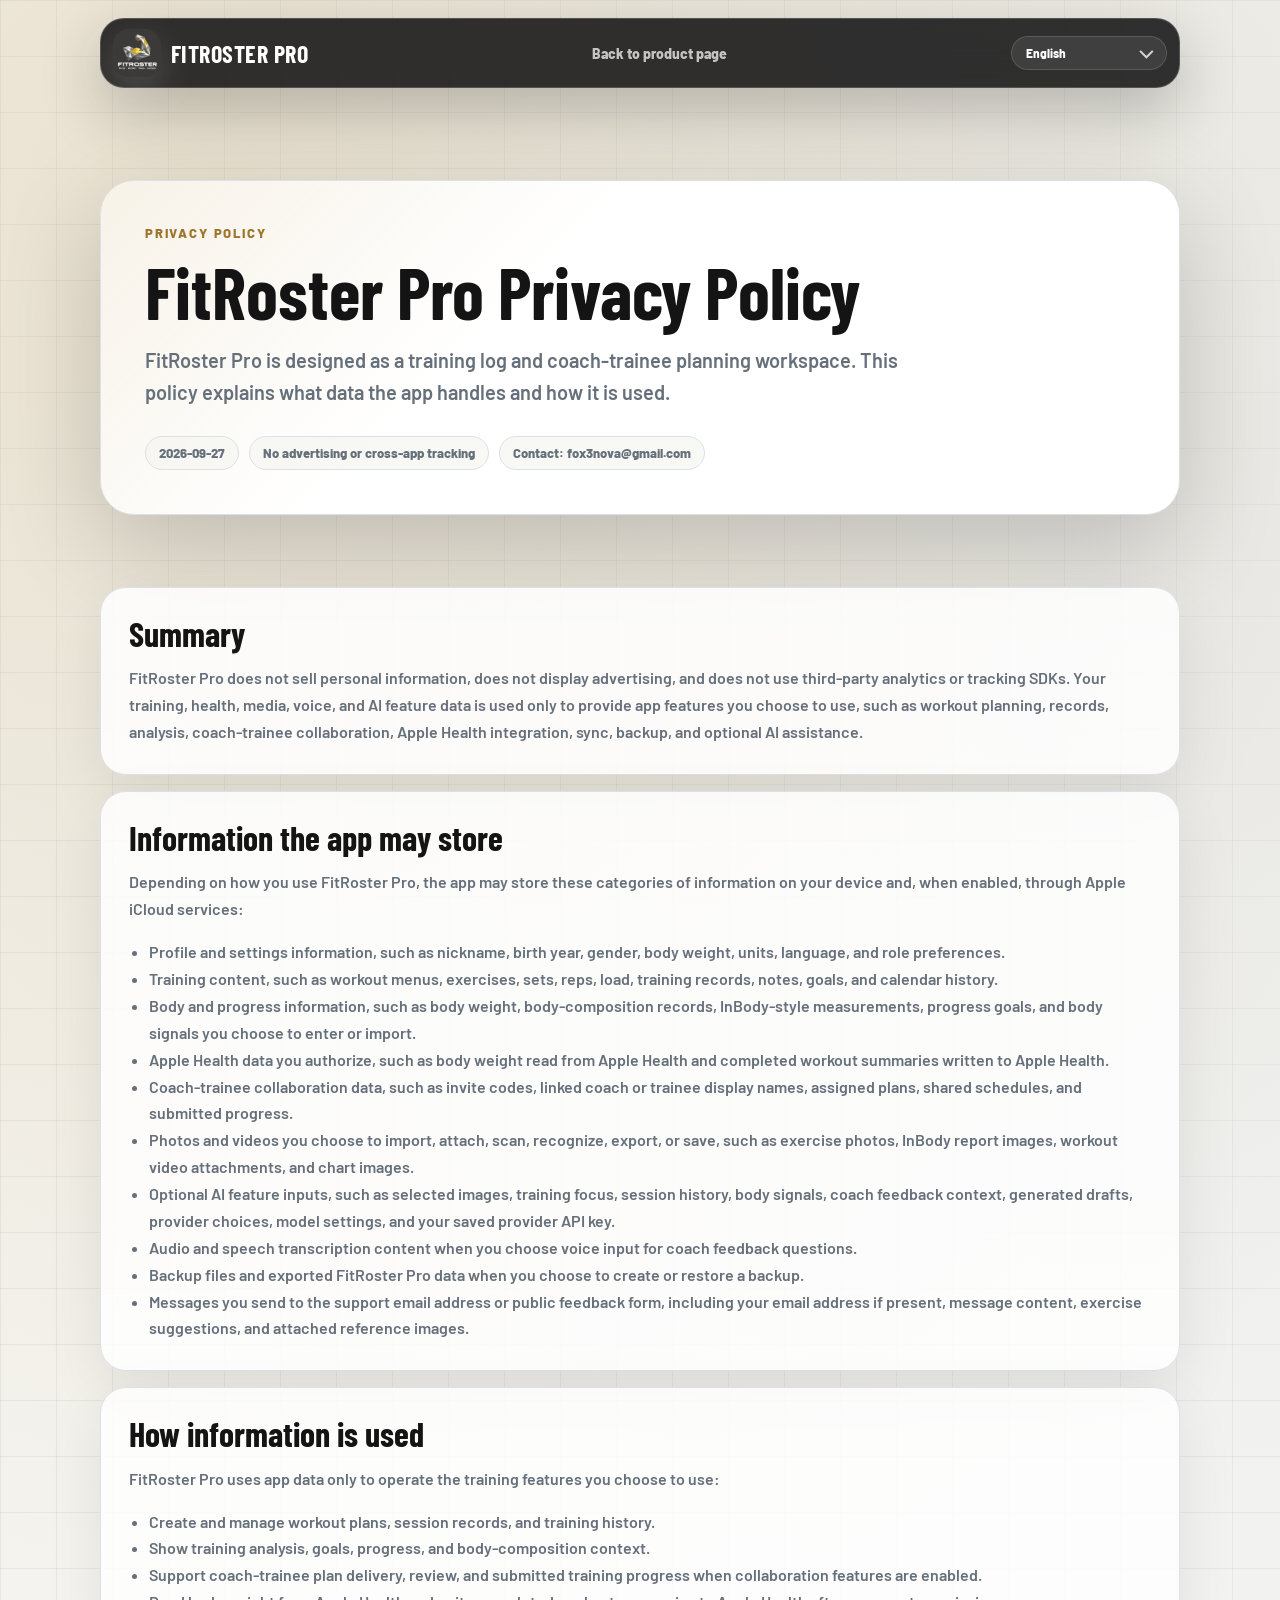
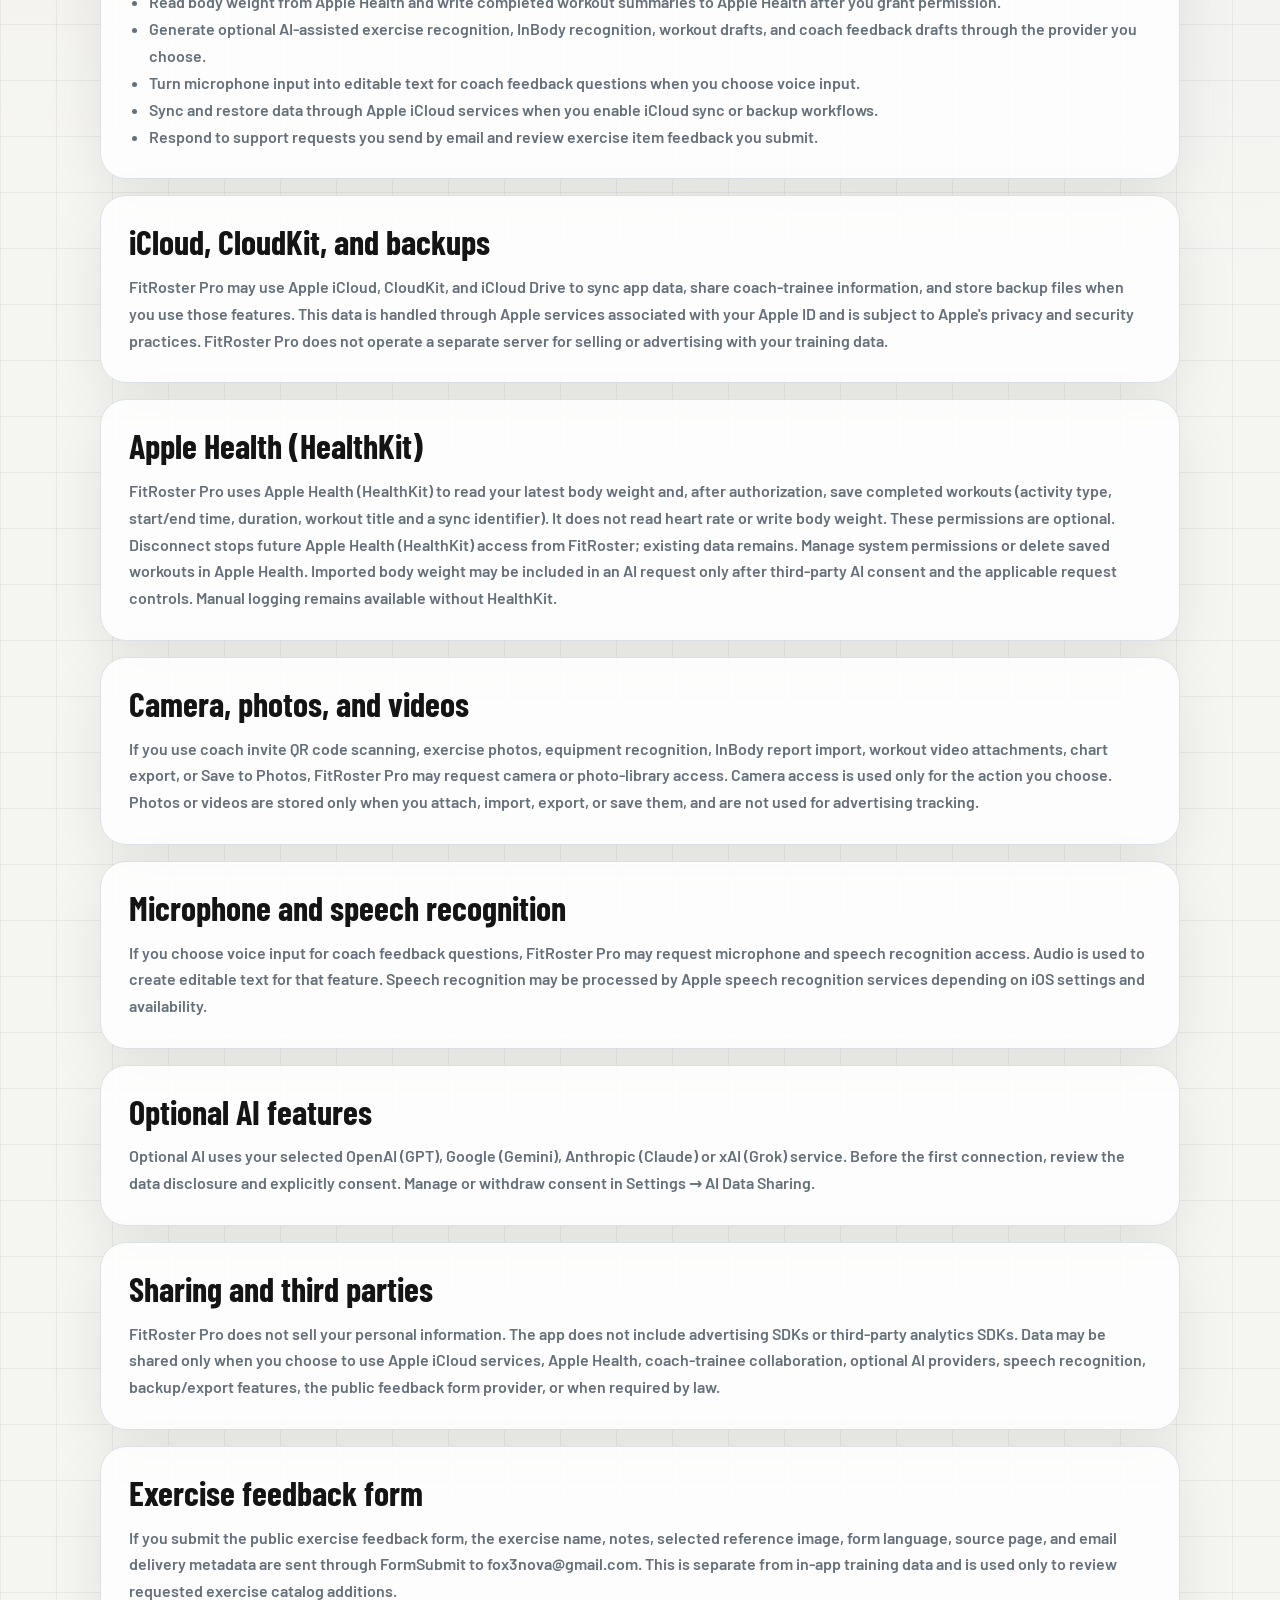
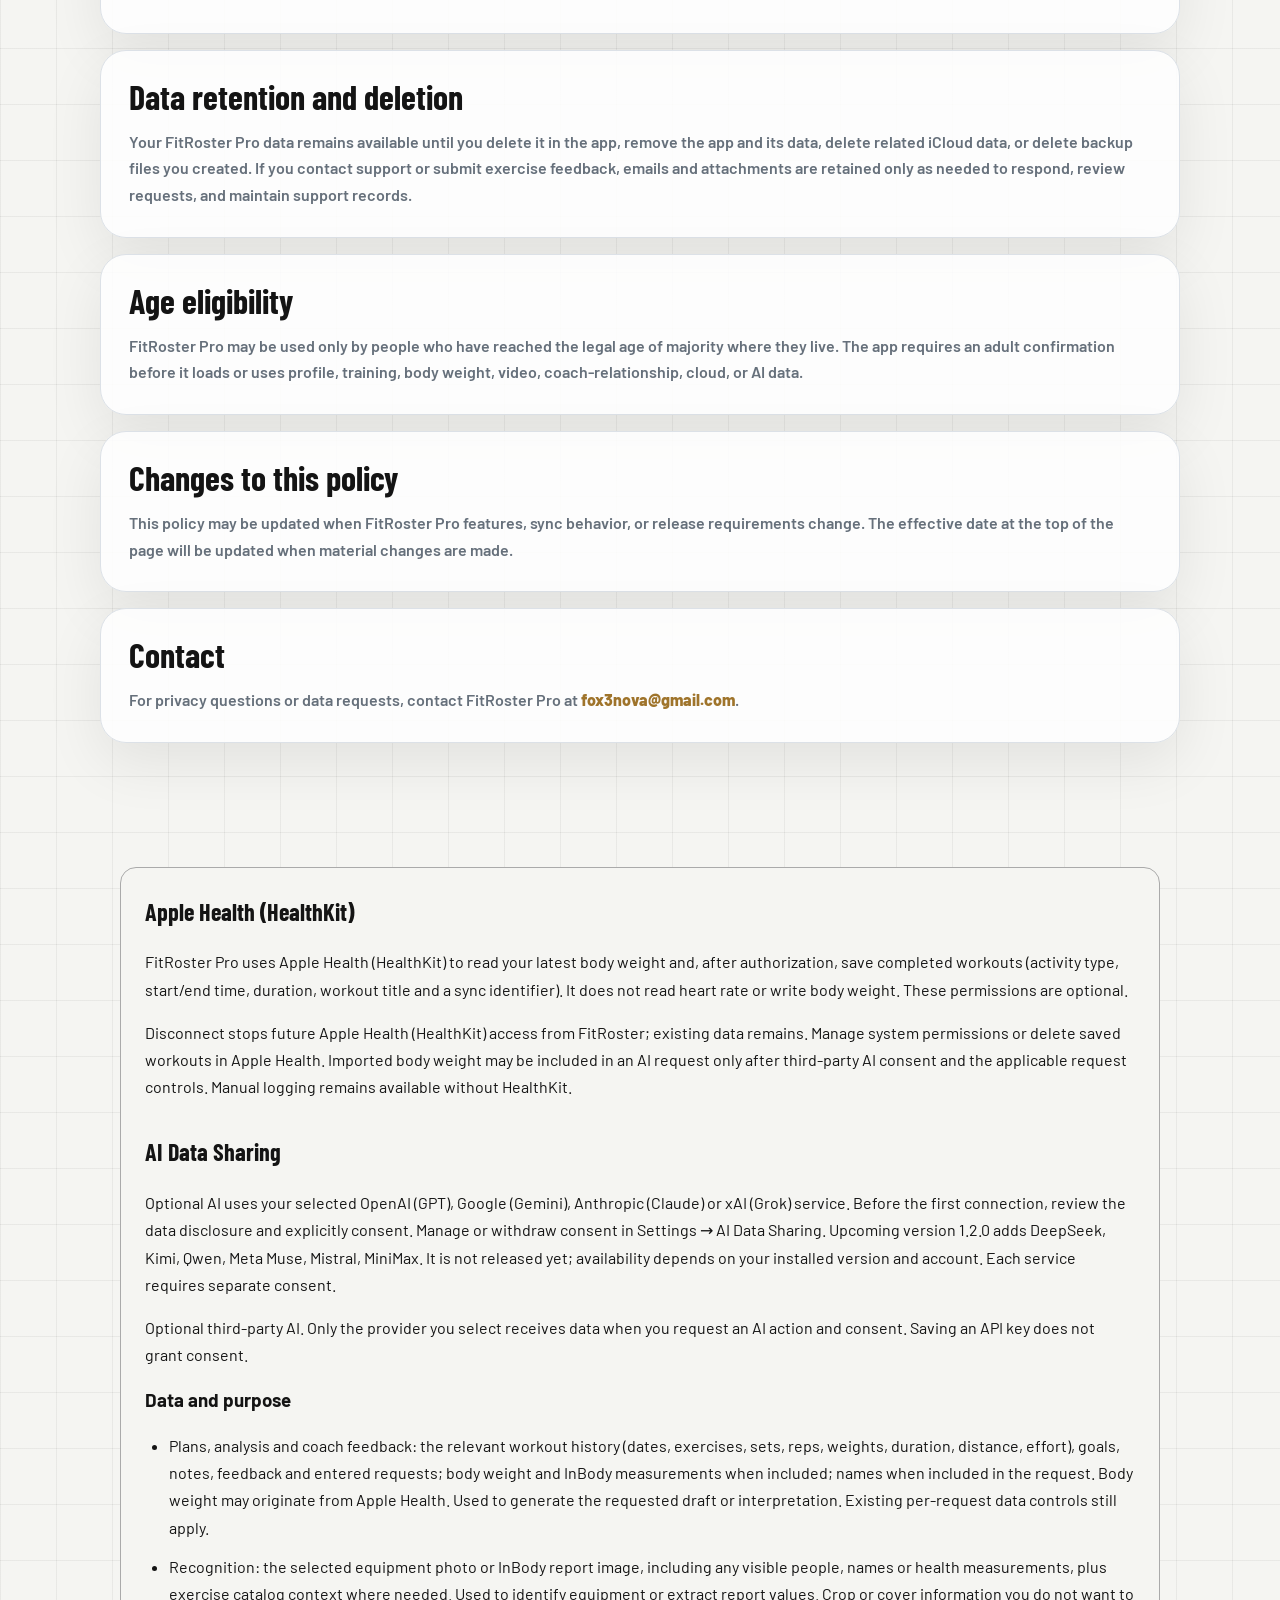
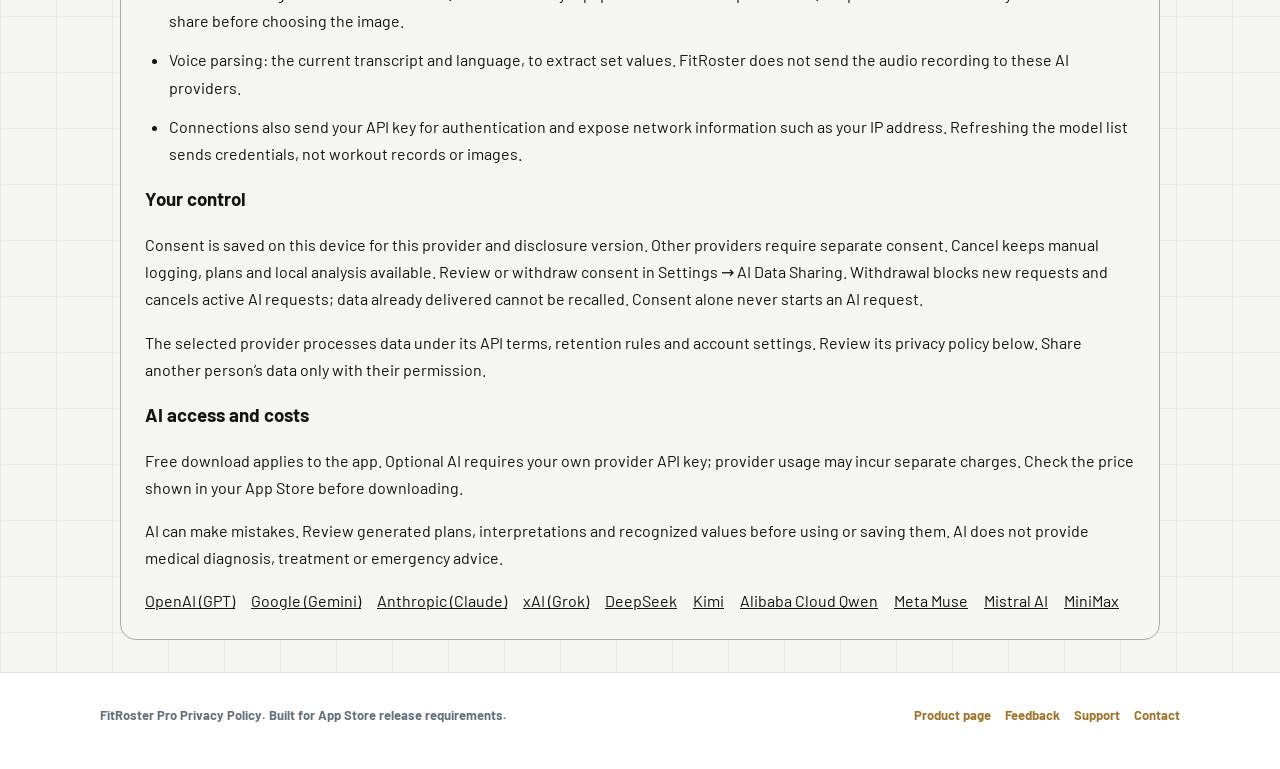
<file: privacy.html>
<!doctype html>
<html lang="en" data-language="en">
<head>
  <meta charset="utf-8">
  <meta name="viewport" content="width=device-width, initial-scale=1">
  <meta name="description" content="FitRoster Pro Privacy Policy for App Store release and public product use.">
  <meta name="theme-color" content="#101010">
  <link rel="icon" href="assets/start-silver-fitroster.png" type="image/png">
  <title>FitRoster Pro | Privacy Policy</title>
  <style>
    @import url("https://fonts.googleapis.com/css2?family=Barlow+Condensed:wght@500;600;700&family=Barlow:wght@400;500;600;700;800&display=swap");

    :root {
      --black: #0b0b0d;
      --ink: #141414;
      --muted: #66707b;
      --line: #dce1e7;
      --paper: #f5f5f2;
      --white: #ffffff;
      --gold: #c59b4b;
      --gold-deep: #9f742b;
      --silver: #d8dde3;
      --shadow: 0 32px 100px rgba(7, 8, 10, 0.18);
      --tight: "Barlow Condensed", "Barlow", ui-sans-serif, system-ui, sans-serif;
      --body: "Barlow", ui-sans-serif, system-ui, -apple-system, BlinkMacSystemFont, "Segoe UI", sans-serif;
      color-scheme: light;
      font-family: var(--body);
    }

    * {
      box-sizing: border-box;
    }

    html {
      scroll-behavior: smooth;
    }

    body {
      margin: 0;
      color: var(--ink);
      background:
        radial-gradient(circle at 16% 4%, rgba(197, 155, 75, 0.20), transparent 28%),
        radial-gradient(circle at 86% 10%, rgba(216, 221, 227, 0.38), transparent 26%),
        linear-gradient(90deg, rgba(11, 11, 13, 0.055) 1px, transparent 1px),
        linear-gradient(180deg, rgba(11, 11, 13, 0.055) 1px, transparent 1px),
        var(--paper);
      background-size: auto, auto, 56px 56px, 56px 56px, auto;
      overflow-x: hidden;
    }

    a {
      color: inherit;
      text-decoration: none;
    }

    button,
    a {
      -webkit-tap-highlight-color: transparent;
    }

    h1,
    h2,
    h3,
    p {
      margin: 0;
    }

    .shell {
      width: min(1080px, calc(100% - 40px));
      margin: 0 auto;
    }

    .topbar {
      position: sticky;
      z-index: 20;
      top: 18px;
      display: grid;
      grid-template-columns: auto 1fr auto;
      align-items: center;
      gap: 18px;
      width: min(1080px, calc(100% - 36px));
      margin: 18px auto 0;
      padding: 10px 12px;
      border: 1px solid rgba(255, 255, 255, 0.18);
      border-radius: 24px;
      color: #fff;
      background: rgba(11, 11, 13, 0.84);
      box-shadow: 0 22px 62px rgba(0, 0, 0, 0.24);
      backdrop-filter: blur(22px);
    }

    .brand {
      display: inline-flex;
      align-items: center;
      gap: 10px;
      min-width: 0;
      outline-offset: 5px;
    }

    .brand img {
      width: 48px;
      height: 48px;
      border-radius: 16px;
      object-fit: contain;
      background: rgba(255, 255, 255, 0.06);
      box-shadow: 0 14px 34px rgba(216, 221, 227, 0.18);
    }

    .brand-name {
      font-family: var(--tight);
      font-size: 24px;
      font-weight: 700;
      letter-spacing: 0.02em;
      text-transform: uppercase;
      white-space: nowrap;
    }

    .back-link {
      justify-self: center;
      color: rgba(255, 255, 255, 0.72);
      font-size: 14px;
      font-weight: 800;
      outline-offset: 7px;
      transition: color 180ms ease-out;
    }

    .back-link:hover,
    .back-link:focus-visible {
      color: #fff;
    }

    .language-switch {
      display: inline-flex;
      align-items: center;
      min-width: 156px;
      padding: 0;
      border: 1px solid rgba(255, 255, 255, 0.14);
      border-radius: 999px;
      background: rgba(255, 255, 255, 0.08);
    }

    .language-switch select {
      width: 100%;
      min-height: 32px;
      padding: 0 34px 0 14px;
      border: 0;
      border-radius: 999px;
      color: #fff;
      background: transparent;
      font: 800 12px / 1 var(--body);
      cursor: pointer;
      outline: none;
      appearance: none;
      transition: color 180ms ease-out, background-color 180ms ease-out, box-shadow 180ms ease-out;
    }

    .language-switch select:hover,
    .language-switch select:focus-visible {
      color: #fff;
      background: rgba(255, 255, 255, 0.12);
    }

    .language-switch select option {
      color: var(--black);
      background: #fff;
    }

    .language-switch::after {
      width: 8px;
      height: 8px;
      margin-left: -26px;
      border-right: 2px solid rgba(255, 255, 255, 0.78);
      border-bottom: 2px solid rgba(255, 255, 255, 0.78);
      content: "";
      pointer-events: none;
      transform: rotate(45deg) translateY(-2px);
    }

    .sr-only {
      position: absolute;
      width: 1px;
      height: 1px;
      padding: 0;
      margin: -1px;
      overflow: hidden;
      clip: rect(0, 0, 0, 0);
      white-space: nowrap;
      border: 0;
    }

    .hero {
      padding: 92px 0 50px;
    }

    .privacy-panel {
      padding: 44px;
      border: 1px solid var(--line);
      border-radius: 34px;
      background:
        linear-gradient(135deg, rgba(197, 155, 75, 0.13), transparent 38%),
        #fff;
      box-shadow: var(--shadow);
    }

    .kicker {
      color: var(--gold-deep);
      font-size: 13px;
      font-weight: 800;
      text-transform: uppercase;
      letter-spacing: 0.14em;
    }

    h1,
    h2 {
      font-family: var(--tight);
      font-weight: 700;
      letter-spacing: 0;
    }

    h1 {
      margin-top: 16px;
      font-size: 72px;
      line-height: 0.96;
      overflow-wrap: anywhere;
    }

    .lead {
      max-width: 780px;
      margin-top: 18px;
      color: var(--muted);
      font-size: 20px;
      line-height: 1.6;
      font-weight: 600;
    }

    .meta-row {
      display: flex;
      flex-wrap: wrap;
      gap: 10px;
      margin-top: 28px;
    }

    .pill {
      display: inline-flex;
      align-items: center;
      min-height: 34px;
      padding: 0 13px;
      border: 1px solid var(--line);
      border-radius: 999px;
      color: var(--muted);
      background: rgba(245, 245, 242, 0.72);
      font-size: 13px;
      font-weight: 800;
    }

    .content {
      display: grid;
      gap: 16px;
      padding: 22px 0 92px;
    }

    .policy-card {
      padding: 28px;
      border: 1px solid var(--line);
      border-radius: 26px;
      background: rgba(255, 255, 255, 0.86);
      box-shadow: 0 20px 58px rgba(11, 11, 13, 0.08);
    }

    .policy-card h2 {
      font-size: 34px;
      line-height: 1.04;
    }

    .policy-card p,
    .policy-card li {
      color: var(--muted);
      font-size: 16px;
      line-height: 1.68;
      font-weight: 600;
    }

    .policy-card p {
      margin-top: 14px;
    }

    .policy-card ul {
      margin: 16px 0 0;
      padding-left: 20px;
    }

    .policy-card a {
      color: var(--gold-deep);
      font-weight: 800;
      outline-offset: 5px;
    }

    footer {
      padding: 34px 0 46px;
      color: var(--muted);
      font-size: 13px;
      font-weight: 700;
      background: #fff;
      border-top: 1px solid var(--line);
    }

    .footer-row {
      display: flex;
      align-items: center;
      justify-content: space-between;
      gap: 18px;
    }

    .footer-links {
      display: flex;
      flex-wrap: wrap;
      gap: 14px;
    }

    .footer-links a {
      color: var(--gold-deep);
      outline-offset: 6px;
    }

    @media (max-width: 720px) {
      .shell {
        width: min(100% - 28px, 1080px);
      }

      .topbar {
        top: 10px;
        width: calc(100% - 20px);
        grid-template-columns: auto auto;
        padding: 8px;
      }

      .brand img {
        width: 42px;
        height: 42px;
        border-radius: 13px;
      }

      .brand-name,
      .back-link {
        display: none;
      }

      .language-switch {
        min-width: 148px;
      }

      .hero {
        padding: 58px 0 34px;
      }

      .privacy-panel,
      .policy-card {
        padding: 22px;
      }

      h1 {
        font-size: 50px;
      }

      .lead {
        font-size: 18px;
      }

      .policy-card h2 {
        font-size: 30px;
      }

      .footer-row {
        align-items: flex-start;
        flex-direction: column;
      }
    }
  </style>
</head>
<body>
  <header class="topbar" aria-label="Primary navigation" data-i18n-attr="aria-label:navAria">
    <a class="brand" href="index.html" aria-label="FitRoster Pro home" data-i18n-attr="aria-label:brandAria">
      <img src="assets/fitroster-brand-icon.webp" width="256" height="256" alt="" aria-hidden="true">
      <span class="brand-name">FitRoster Pro</span>
    </a>
    <a class="back-link" href="index.html" data-i18n="backToProduct">Back to product page</a>
    <div class="language-switch" aria-label="Language" data-i18n-attr="aria-label:languageLabel">
      <label class="sr-only" for="language-select" data-i18n="languageLabel">Language</label>
      <select id="language-select" data-language-select aria-label="Language" data-i18n-attr="aria-label:languageLabel"></select>
    </div>
  </header>

  <main>
    <section class="hero">
      <div class="shell privacy-panel">
        <p class="kicker" data-i18n="kicker">Privacy Policy</p>
        <h1 data-i18n="title">FitRoster Pro Privacy Policy</h1>
        <p class="lead" data-i18n="lead">FitRoster Pro is designed as a training log and coach-trainee planning workspace. This policy explains what data the app handles and how it is used.</p>
        <div class="meta-row" aria-label="Policy metadata" data-i18n-attr="aria-label:metaAria">
          <span class="pill" data-i18n="effectiveDate">Effective date: July 24, 2026</span>
          <span class="pill" data-i18n="noTracking">No advertising or cross-app tracking</span>
          <span class="pill" data-i18n="contactPill">Contact: fox3nova@gmail.com</span>
        </div>
      </div>
    </section>

    <section class="shell content" aria-label="Privacy Policy" data-i18n-attr="aria-label:policyAria">
      <article class="policy-card">
        <h2 data-i18n="summaryTitle">Summary</h2>
        <p data-i18n="summaryCopy">FitRoster Pro does not sell personal information, does not display advertising, and does not use third-party analytics or tracking SDKs. Your training, health, media, voice, and AI feature data is used only to provide app features you choose to use, such as workout planning, records, analysis, coach-trainee collaboration, Apple Health integration, sync, backup, and optional AI assistance.</p>
      </article>

      <article class="policy-card">
        <h2 data-i18n="collectTitle">Information the app may store</h2>
        <p data-i18n="collectIntro">Depending on how you use FitRoster Pro, the app may store these categories of information on your device and, when enabled, through Apple iCloud services:</p>
        <ul>
          <li data-i18n="collectProfile">Profile and settings information, such as nickname, birth year, gender, body weight, units, language, and role preferences.</li>
          <li data-i18n="collectTraining">Training content, such as workout menus, exercises, sets, reps, load, training records, notes, goals, and calendar history.</li>
          <li data-i18n="collectBody">Body and progress information, such as body weight, body-composition records, InBody-style measurements, progress goals, and body signals you choose to enter or import.</li>
          <li data-i18n="collectHealth">Apple Health data you authorize, such as body weight read from Apple Health and completed workout summaries written to Apple Health.</li>
          <li data-i18n="collectCoach">Coach-trainee collaboration data, such as invite codes, linked coach or trainee display names, assigned plans, shared schedules, and submitted progress.</li>
          <li data-i18n="collectMedia">Photos and videos you choose to import, attach, scan, recognize, export, or save, such as exercise photos, InBody report images, workout video attachments, and chart images.</li>
          <li data-i18n="collectAI">Optional AI feature inputs, such as selected images, training focus, session history, body signals, coach feedback context, generated drafts, provider choices, model settings, and your saved provider API key.</li>
          <li data-i18n="collectVoice">Audio and speech transcription content when you choose voice input for coach feedback questions.</li>
          <li data-i18n="collectBackup">Backup files and exported FitRoster Pro data when you choose to create or restore a backup.</li>
          <li data-i18n="collectContact">Messages you send to the support email address or public feedback form, including your email address if present, message content, exercise suggestions, and attached reference images.</li>
        </ul>
      </article>

      <article class="policy-card">
        <h2 data-i18n="useTitle">How information is used</h2>
        <p data-i18n="useIntro">FitRoster Pro uses app data only to operate the training features you choose to use:</p>
        <ul>
          <li data-i18n="usePlan">Create and manage workout plans, session records, and training history.</li>
          <li data-i18n="useAnalysis">Show training analysis, goals, progress, and body-composition context.</li>
          <li data-i18n="useCoach">Support coach-trainee plan delivery, review, and submitted training progress when collaboration features are enabled.</li>
          <li data-i18n="useHealth">Read body weight from Apple Health and write completed workout summaries to Apple Health after you grant permission.</li>
          <li data-i18n="useAI">Generate optional AI-assisted exercise recognition, InBody recognition, workout drafts, and coach feedback drafts through the provider you choose.</li>
          <li data-i18n="useVoice">Turn microphone input into editable text for coach feedback questions when you choose voice input.</li>
          <li data-i18n="useSync">Sync and restore data through Apple iCloud services when you enable iCloud sync or backup workflows.</li>
          <li data-i18n="useSupport">Respond to support requests you send by email and review exercise item feedback you submit.</li>
        </ul>
      </article>

      <article class="policy-card">
        <h2 data-i18n="icloudTitle">iCloud, CloudKit, and backups</h2>
        <p data-i18n="icloudCopy">FitRoster Pro may use Apple iCloud, CloudKit, and iCloud Drive to sync app data, share coach-trainee information, and store backup files when you use those features. This data is handled through Apple services associated with your Apple ID and is subject to Apple's privacy and security practices. FitRoster Pro does not operate a separate server for selling or advertising with your training data.</p>
      </article>

      <article class="policy-card">
        <h2 data-i18n="healthTitle">Apple Health (HealthKit)</h2>
        <p data-i18n="healthCopy">FitRoster Pro uses Apple Health (HealthKit) to read your latest body weight and, after authorization, save completed workouts (activity type, start/end time, duration, workout title and a sync identifier). It does not read heart rate or write body weight. These permissions are optional. Disconnect stops future Apple Health (HealthKit) access from FitRoster; existing data remains. Manage system permissions or delete saved workouts in Apple Health. Imported body weight may be included in an AI request only after third-party AI consent and the applicable request controls. Manual logging remains available without HealthKit.</p>
      </article>

      <article class="policy-card">
        <h2 data-i18n="cameraTitle">Camera, photos, and videos</h2>
        <p data-i18n="cameraCopy">If you use coach invite QR code scanning, exercise photos, equipment recognition, InBody report import, workout video attachments, chart export, or Save to Photos, FitRoster Pro may request camera or photo-library access. Camera access is used only for the action you choose. Photos or videos are stored only when you attach, import, export, or save them, and are not used for advertising tracking.</p>
      </article>

      <article class="policy-card">
        <h2 data-i18n="voiceTitle">Microphone and speech recognition</h2>
        <p data-i18n="voiceCopy">If you choose voice input for coach feedback questions, FitRoster Pro may request microphone and speech recognition access. Audio is used to create editable text for that feature. Speech recognition may be processed by Apple speech recognition services depending on iOS settings and availability.</p>
      </article>

      <article class="policy-card">
        <h2 data-i18n="aiTitle">Optional AI features</h2>
        <p data-i18n="aiCopy">Optional AI uses your selected OpenAI (GPT), Google (Gemini), Anthropic (Claude) or xAI (Grok) service. Before the first connection, review the data disclosure and explicitly consent. Manage or withdraw consent in Settings → AI Data Sharing.</p>
      </article>

      <article class="policy-card">
        <h2 data-i18n="sharingTitle">Sharing and third parties</h2>
        <p data-i18n="sharingCopy">FitRoster Pro does not sell your personal information. The app does not include advertising SDKs or third-party analytics SDKs. Data may be shared only when you choose to use Apple iCloud services, Apple Health, coach-trainee collaboration, optional AI providers, speech recognition, backup/export features, the public feedback form provider, or when required by law.</p>
      </article>

      <article class="policy-card">
        <h2 data-i18n="feedbackTitle">Exercise feedback form</h2>
        <p data-i18n="feedbackCopy">If you submit the public exercise feedback form, the exercise name, notes, selected reference image, form language, source page, and email delivery metadata are sent through FormSubmit to fox3nova@gmail.com. This is separate from in-app training data and is used only to review requested exercise catalog additions.</p>
      </article>

      <article class="policy-card">
        <h2 data-i18n="retentionTitle">Data retention and deletion</h2>
        <p data-i18n="retentionCopy">Your FitRoster Pro data remains available until you delete it in the app, remove the app and its data, delete related iCloud data, or delete backup files you created. If you contact support or submit exercise feedback, emails and attachments are retained only as needed to respond, review requests, and maintain support records.</p>
      </article>

      <article class="policy-card">
        <h2 data-i18n="childrenTitle">Age eligibility</h2>
        <p data-i18n="childrenCopy">FitRoster Pro may be used only by people who have reached the legal age of majority where they live. The app requires an adult confirmation before it loads or uses profile, training, body weight, video, coach-relationship, cloud, or AI data.</p>
      </article>

      <article class="policy-card">
        <h2 data-i18n="changesTitle">Changes to this policy</h2>
        <p data-i18n="changesCopy">This policy may be updated when FitRoster Pro features, sync behavior, or release requirements change. The effective date at the top of the page will be updated when material changes are made.</p>
      </article>

      <article class="policy-card">
        <h2 data-i18n="contactTitle">Contact</h2>
        <p><span data-i18n="contactCopy">For privacy questions or data requests, contact FitRoster Pro at</span> <a href="mailto:fox3nova@gmail.com">fox3nova@gmail.com</a>.</p>
      </article>
    </section>

<section id="health-ai-disclosure" class="shell" aria-label="Apple Health and AI data disclosure" style="padding:32px 20px;max-width:1080px;margin:0 auto">
 <div style="background:var(--paper,#f6f5f1);color:var(--ink,#171717);padding:24px;border:1px solid #aaa;border-radius:16px;line-height:1.7;overflow-wrap:anywhere">
 <h2 data-disclosure="settings.health.title">Apple Health (HealthKit)</h2>
 <p data-disclosure="settings.health.disclosure" style="margin:16px 0">FitRoster Pro uses Apple Health (HealthKit) to read your latest body weight and, after authorization, save completed workouts (activity type, start/end time, duration, workout title and a sync identifier). It does not read heart rate or write body weight. These permissions are optional.</p>
 <p data-disclosure="settings.health.footer" style="margin:16px 0">Disconnect stops future Apple Health (HealthKit) access from FitRoster; existing data remains. Manage system permissions or delete saved workouts in Apple Health. Imported body weight may be included in an AI request only after third-party AI consent and the applicable request controls. Manual logging remains available without HealthKit.</p>
 <h2 data-disclosure="privacy.ai.title" style="margin-top:32px">AI Data Sharing</h2>
 <p data-disclosure="settings.ai.footer" style="margin:16px 0">Optional AI uses your selected OpenAI (GPT), Google (Gemini), Anthropic (Claude) or xAI (Grok) service. Before the first connection, review the data disclosure and explicitly consent. Manage or withdraw consent in Settings → AI Data Sharing.</p>
 <p data-disclosure="privacy.ai.intro" style="margin:16px 0">Optional third-party AI. Only the provider you select receives data when you request an AI action and consent. Saving an API key does not grant consent.</p>
 <h3 data-disclosure="privacy.ai.data">Data and purpose</h3>
 <ul style="padding-left:24px">
  <li data-disclosure="privacy.ai.training" style="margin:12px 0">Plans, analysis and coach feedback: the relevant workout history (dates, exercises, sets, reps, weights, duration, distance, effort), goals, notes, feedback and entered requests; body weight and InBody measurements when included; names when included in the request. Body weight may originate from Apple Health. Used to generate the requested draft or interpretation. Existing per-request data controls still apply.</li>
  <li data-disclosure="privacy.ai.photos" style="margin:12px 0">Recognition: the selected equipment photo or InBody report image, including any visible people, names or health measurements, plus exercise catalog context where needed. Used to identify equipment or extract report values. Crop or cover information you do not want to share before choosing the image.</li>
  <li data-disclosure="privacy.ai.voice" style="margin:12px 0">Voice parsing: the current transcript and language, to extract set values. FitRoster does not send the audio recording to these AI providers.</li>
  <li data-disclosure="privacy.ai.connection" style="margin:12px 0">Connections also send your API key for authentication and expose network information such as your IP address. Refreshing the model list sends credentials, not workout records or images.</li>
 </ul>
 <h3 data-disclosure="privacy.ai.choice">Your control</h3>
 <p data-disclosure="privacy.ai.control" style="margin:16px 0">Consent is saved on this device for this provider and disclosure version. Other providers require separate consent. Cancel keeps manual logging, plans and local analysis available. Review or withdraw consent in Settings → AI Data Sharing. Withdrawal blocks new requests and cancels active AI requests; data already delivered cannot be recalled. Consent alone never starts an AI request.</p>
 <p data-disclosure="privacy.ai.retention" style="margin:16px 0">The selected provider processes data under its API terms, retention rules and account settings. Review its privacy policy below. Share another person’s data only with their permission.</p>
 <h3 data-release="costTitle">AI access and costs</h3>
 <p data-release="offerTerms" style="margin:16px 0">Free download applies to the app. Optional AI requires your own provider API key; provider usage may incur separate charges. Check the price shown in your App Store before downloading.</p>
 <p data-release="aiAccuracy" style="margin:16px 0">AI can make mistakes. Review generated plans, interpretations and recognized values before using or saving them. AI does not provide medical diagnosis, treatment or emergency advice.</p>
 <nav aria-label="Provider privacy policies" style="display:flex;flex-wrap:wrap;gap:16px;text-decoration:underline">
  <a href="https://openai.com/policies/privacy-policy/">OpenAI (GPT)</a>
  <a href="https://policies.google.com/privacy">Google (Gemini)</a>
  <a href="https://www.anthropic.com/legal/privacy">Anthropic (Claude)</a>
  <a href="https://x.ai/legal/privacy-policy">xAI (Grok)</a>
  <a href="https://cdn.deepseek.com/policies/en-US/deepseek-privacy-policy.html">DeepSeek</a>
  <a href="https://platform.kimi.ai/docs/agreement/userprivacy">Kimi</a>
  <a href="https://www.alibabacloud.com/help/en/legal/latest/alibaba-cloud-international-website-privacy-policy">Alibaba Cloud Qwen</a>
  <a href="https://www.facebook.com/privacy/policy/">Meta Muse</a>
  <a href="https://legal.mistral.ai/terms/privacy-policy">Mistral AI</a>
  <a href="https://platform.minimax.io/docs/guides/privacy-policy">MiniMax</a>
 </nav>
 </div>
</section>

</main>

  <footer>
    <div class="shell footer-row">
      <span data-i18n="footerCopy">FitRoster Pro Privacy Policy. Built for App Store release requirements.</span>
      <div class="footer-links">
        <a href="index.html" data-i18n="footerProduct">Product page</a>
        <a href="feedback.html" data-i18n="footerFeedback">Feedback</a>
        <a href="support.html" data-i18n="footerSupport">Support</a>
        <a href="mailto:fox3nova@gmail.com" data-i18n="footerContact">Contact</a>
      </div>
    </div>
  </footer>

  <script src="assets/site-i18n.js?v=20260708-policy"></script>
  <script>
    const translations = {
      en: {
        metaTitle: "FitRoster Pro | Privacy Policy",
        metaDescription: "FitRoster Pro Privacy Policy for App Store release and public product use.",
        navAria: "Primary navigation",
        brandAria: "FitRoster Pro home",
        languageLabel: "Language",
        backToProduct: "Back to product page",
        kicker: "Privacy Policy",
        title: "FitRoster Pro Privacy Policy",
        lead: "FitRoster Pro is designed as a training log and coach-trainee planning workspace. This policy explains what data the app handles and how it is used.",
        metaAria: "Policy metadata",
        effectiveDate: "Effective date: July 24, 2026",
        noTracking: "No advertising or cross-app tracking",
        contactPill: "Contact: fox3nova@gmail.com",
        policyAria: "Privacy Policy",
        summaryTitle: "Summary",
        summaryCopy: "FitRoster Pro does not sell personal information, does not display advertising, and does not use third-party analytics or tracking SDKs. Your training, health, media, voice, and AI feature data is used only to provide app features you choose to use, such as workout planning, records, analysis, coach-trainee collaboration, Apple Health integration, sync, backup, and optional AI assistance.",
        collectTitle: "Information the app may store",
        collectIntro: "Depending on how you use FitRoster Pro, the app may store these categories of information on your device and, when enabled, through Apple iCloud services:",
        collectProfile: "Profile and settings information, such as nickname, birth year, gender, body weight, units, language, and role preferences.",
        collectTraining: "Training content, such as workout menus, exercises, sets, reps, load, training records, notes, goals, and calendar history.",
        collectBody: "Body and progress information, such as body weight, body-composition records, InBody-style measurements, progress goals, and body signals you choose to enter or import.",
        collectHealth: "Apple Health data you authorize, such as body weight read from Apple Health and completed workout summaries written to Apple Health.",
        collectCoach: "Coach-trainee collaboration data, such as invite codes, linked coach or trainee display names, assigned plans, shared schedules, and submitted progress.",
        collectMedia: "Photos and videos you choose to import, attach, scan, recognize, export, or save, such as exercise photos, InBody report images, workout video attachments, and chart images.",
        collectAI: "Optional AI feature inputs, such as selected images, training focus, session history, body signals, coach feedback context, generated drafts, provider choices, model settings, and your saved provider API key.",
        collectVoice: "Audio and speech transcription content when you choose voice input for coach feedback questions.",
        collectBackup: "Backup files and exported FitRoster Pro data when you choose to create or restore a backup.",
        collectContact: "Messages you send to the support email address or public feedback form, including your email address if present, message content, exercise suggestions, and attached reference images.",
        useTitle: "How information is used",
        useIntro: "FitRoster Pro uses app data only to operate the training features you choose to use:",
        usePlan: "Create and manage workout plans, session records, and training history.",
        useAnalysis: "Show training analysis, goals, progress, and body-composition context.",
        useCoach: "Support coach-trainee plan delivery, review, and submitted training progress when collaboration features are enabled.",
        useHealth: "Read body weight from Apple Health and write completed workout summaries to Apple Health after you grant permission.",
        useAI: "Generate optional AI-assisted exercise recognition, InBody recognition, workout drafts, and coach feedback drafts through the provider you choose.",
        useVoice: "Turn microphone input into editable text for coach feedback questions when you choose voice input.",
        useSync: "Sync and restore data through Apple iCloud services when you enable iCloud sync or backup workflows.",
        useSupport: "Respond to support requests you send by email and review exercise item feedback you submit.",
        icloudTitle: "iCloud, CloudKit, and backups",
        icloudCopy: "FitRoster Pro may use Apple iCloud, CloudKit, and iCloud Drive to sync app data, share coach-trainee information, and store backup files when you use those features. This data is handled through Apple services associated with your Apple ID and is subject to Apple's privacy and security practices. FitRoster Pro does not operate a separate server for selling or advertising with your training data.",
        healthTitle: "Apple Health and HealthKit",
        healthCopy: "FitRoster Pro uses Apple Health only after you grant HealthKit permission. The app may read body weight from Apple Health and may write completed workout summaries to Apple Health. Disconnecting Apple Health in FitRoster Pro stops FitRoster Pro reading and writing on that device; system-level permission can be managed in Apple Health or iOS Settings.",
        cameraTitle: "Camera, photos, and videos",
        cameraCopy: "If you use coach invite QR code scanning, exercise photos, equipment recognition, InBody report import, workout video attachments, chart export, or Save to Photos, FitRoster Pro may request camera or photo-library access. Camera access is used only for the action you choose. Photos or videos are stored only when you attach, import, export, or save them, and are not used for advertising tracking.",
        voiceTitle: "Microphone and speech recognition",
        voiceCopy: "If you choose voice input for coach feedback questions, FitRoster Pro may request microphone and speech recognition access. Audio is used to create editable text for that feature. Speech recognition may be processed by Apple speech recognition services depending on iOS settings and availability.",
        aiTitle: "Optional AI features",
        aiCopy: "If you choose AI exercise recognition, InBody report recognition, AI workout drafts, or AI coach feedback drafts, FitRoster Pro sends the selected image or relevant training context to the AI provider you choose in the app, such as OpenAI, Google Gemini, Anthropic Claude, or xAI Grok, using the API key you saved for that provider. These features are optional. FitRoster Pro does not use AI inputs for advertising or tracking, and recognition results or generated drafts remain reviewable before you save or apply them.",
        sharingTitle: "Sharing and third parties",
        sharingCopy: "FitRoster Pro does not sell your personal information. The app does not include advertising SDKs or third-party analytics SDKs. Data may be shared only when you choose to use Apple iCloud services, Apple Health, coach-trainee collaboration, optional AI providers, speech recognition, backup/export features, the public feedback form provider, or when required by law.",
        feedbackTitle: "Exercise feedback form",
        feedbackCopy: "If you submit the public exercise feedback form, the exercise name, notes, selected reference image, form language, source page, and email delivery metadata are sent through FormSubmit to fox3nova@gmail.com. This is separate from in-app training data and is used only to review requested exercise catalog additions.",
        retentionTitle: "Data retention and deletion",
        retentionCopy: "Your FitRoster Pro data remains available until you delete it in the app, remove the app and its data, delete related iCloud data, or delete backup files you created. If you contact support or submit exercise feedback, emails and attachments are retained only as needed to respond, review requests, and maintain support records.",
        childrenTitle: "Age eligibility",
        childrenCopy: "FitRoster Pro may be used only by people who have reached the legal age of majority where they live. The app requires an adult confirmation before it loads or uses profile, training, body weight, video, coach-relationship, cloud, or AI data.",
        changesTitle: "Changes to this policy",
        changesCopy: "This policy may be updated when FitRoster Pro features, sync behavior, or release requirements change. The effective date at the top of the page will be updated when material changes are made.",
        contactTitle: "Contact",
        contactCopy: "For privacy questions or data requests, contact FitRoster Pro at",
        footerCopy: "FitRoster Pro Privacy Policy. Built for App Store release requirements.",
        footerProduct: "Product page",
        footerFeedback: "Feedback",
        footerSupport: "Support",
        footerContact: "Contact"
      },
      "zh-Hans": {
        metaTitle: "FitRoster Pro | 隐私权政策",
        metaDescription: "FitRoster Pro 隐私权政策，用于 App Store 发布与公开产品页面。",
        navAria: "主导航",
        brandAria: "FitRoster Pro 首页",
        languageLabel: "语言",
        backToProduct: "回到产品页面",
        kicker: "隐私权政策",
        title: "FitRoster Pro 隐私权政策",
        lead: "FitRoster Pro 是训练记录与教练学员课表规划工具。本政策说明 app 会处理哪些资料，以及这些资料如何被使用。",
        metaAria: "政策资讯",
        effectiveDate: "生效日期：2026 年 7 月 24 日",
        noTracking: "无广告或跨 app 追踪",
        contactPill: "联系：fox3nova@gmail.com",
        policyAria: "隐私权政策",
        summaryTitle: "摘要",
        summaryCopy: "FitRoster Pro 不出售个人资料、不显示广告，也不使用第三方分析或追踪 SDK。你的训练、健康、媒体、语音与 AI 功能资料，只用于提供你选择使用的功能，例如课表规划、训练记录、分析、教练学员协作、Apple 健康整合、同步、备份与选用 AI 辅助。",
        collectTitle: "App 可能储存的资料",
        collectIntro: "依照你使用 FitRoster Pro 的方式，app 可能在你的装置上储存以下资料，并在你启用时透过 Apple iCloud 服务处理：",
        collectProfile: "个人资料与设定，例如昵称、出生年份、性别、体重、单位、语言与角色偏好。",
        collectTraining: "训练内容，例如训练课表、动作、组数、次数、重量、训练记录、备注、目标与日历历史。",
        collectBody: "身体与进度资料，例如你选择输入或导入的体重、身体组成记录、InBody 类量测、进度目标与身体讯号。",
        collectHealth: "你授权的 Apple 健康资料，例如从 Apple 健康读取体重，以及写入 Apple 健康的已完成训练摘要。",
        collectCoach: "教练学员协作资料，例如邀请码、已连结的教练或学员显示名称、指定课表、共享日程与提交的进度。",
        collectMedia: "你选择导入、附加、扫描、识别、导出或储存的照片与影片，例如动作照片、InBody 报告图片、训练影片附件与图表图片。",
        collectAI: "选用 AI 功能输入，例如所选图片、训练重点、训练历史、身体讯号、教练反馈脉络、产生的草稿、服务选择、模型设定，以及你储存的服务 API key。",
        collectVoice: "当你选择用语音输入教练反馈问题时产生的音讯与语音转文字内容。",
        collectBackup: "当你选择建立或还原备份时产生的备份文件与导出的 FitRoster Pro 资料。",
        collectContact: "你发送到支援信箱或公开回馈表单的讯息，包括你提供的电子邮件地址、讯息内容、运动项目建议与附加参考图片。",
        useTitle: "资料如何使用",
        useIntro: "FitRoster Pro 只会使用 app 资料来运作你选择使用的训练功能：",
        usePlan: "建立和管理训练计划、训练记录与训练历史。",
        useAnalysis: "显示训练分析、目标、进度与身体组成背景。",
        useCoach: "在启用协作功能时，支援教练学员课表发送、检查与训练进度提交。",
        useHealth: "在你授权后，从 Apple 健康读取体重，并将已完成训练摘要写入 Apple 健康。",
        useAI: "透过你选择的服务，产生选用 AI 辅助的动作识别、InBody 识别、课表草稿与教练反馈草稿。",
        useVoice: "当你选择语音输入时，将麦克风输入转换成可编辑的教练反馈问题文字。",
        useSync: "当你启用 iCloud 同步或备份流程时，透过 Apple iCloud 服务同步与还原资料。",
        useSupport: "回应你透过电子邮件发送的支援请求，并评估你提交的运动项目回馈。",
        icloudTitle: "iCloud、CloudKit 与备份",
        icloudCopy: "当你使用相关功能时，FitRoster Pro 可能使用 Apple iCloud、CloudKit 与 iCloud Drive 来同步 app 资料、共享教练学员资讯，以及储存备份文件。这些资料透过与你 Apple ID 关联的 Apple 服务处理，并适用 Apple 的隐私与安全机制。FitRoster Pro 不经营独立服务器来出售你的训练资料或用于广告。",
        healthTitle: "Apple 健康与 HealthKit",
        healthCopy: "FitRoster Pro 只会在你授权 HealthKit 后使用 Apple 健康。App 可能从 Apple 健康读取体重，也可能将已完成训练摘要写入 Apple 健康。在 FitRoster Pro 中断开 Apple 健康会停止此装置上的 FitRoster Pro 读写；系统层级权限可在 Apple 健康或 iOS 设置中管理。",
        cameraTitle: "相机、照片与影片",
        cameraCopy: "如果你使用教练邀请 QR code 扫描、动作照片、器材识别、InBody 报告导入、训练影片附件、图表导出或存到照片，FitRoster Pro 可能请求相机或照片图库权限。相机只用于你选择的动作。照片或影片只会在你附加、导入、导出或储存时保存，不会用于广告追踪。",
        voiceTitle: "麦克风与语音识别",
        voiceCopy: "如果你选择用语音输入教练反馈问题，FitRoster Pro 可能请求麦克风与语音识别权限。音讯只用于为该功能建立可编辑文字。语音识别可能会依照 iOS 设定与可用性由 Apple 语音识别服务处理。",
        aiTitle: "选用 AI 功能",
        aiCopy: "如果你选择使用 AI 动作识别、InBody 报告识别、AI 课表草稿或 AI 教练反馈草稿，FitRoster Pro 会使用你为该服务储存的 API key，将所选图片或相关训练脉络传送给你在 app 内选择的 AI 服务，例如 OpenAI、Google Gemini、Anthropic Claude 或 xAI Grok。这些功能都是选用功能。FitRoster Pro 不会将 AI 输入用于广告或追踪，识别结果与生成草稿会先保留为可检查内容，再由你决定是否储存或套用。",
        sharingTitle: "分享与第三方",
        sharingCopy: "FitRoster Pro 不出售你的个人资料。App 不包含广告 SDK 或第三方分析 SDK。只有当你选择使用 Apple iCloud 服务、Apple 健康、教练学员协作、选用 AI 服务、语音识别、备份/导出功能、公开回馈表单服务商，或法律要求时，资料才可能被共享。",
        feedbackTitle: "运动项目回馈表单",
        feedbackCopy: "如果你提交公开运动项目回馈表单，运动项目名称、备注、所选参考图片、表单语言、来源页面与 email 传送中继资讯，会透过 FormSubmit 寄到 fox3nova@gmail.com。这与 app 内训练资料分开处理，只用于评估是否新增运动项目。",
        retentionTitle: "资料保留与删除",
        retentionCopy: "你的 FitRoster Pro 资料会保留到你在 app 内删除、移除 app 与其资料、删除相关 iCloud 资料，或删除你建立的备份文件为止。如果你联系支援或提交运动项目回馈，email 与附件仅会在回应、评估请求与维护支援记录所需期间保留。",
        childrenTitle: "年龄资格",
        childrenCopy: "FitRoster Pro 仅限已达到所在地法定成年年龄者使用。App 会在载入或使用个人资料、训练、体重、影片、教练关系、云端或 AI 资料前，要求使用者确认已成年。",
        changesTitle: "政策变更",
        changesCopy: "当 FitRoster Pro 功能、同步行为或发布要求改变时，本政策可能更新。若有重大变更，页面顶部的生效日期会同步更新。",
        contactTitle: "联系",
        contactCopy: "如有隐私问题或资料请求，请联系 FitRoster Pro：",
        footerCopy: "FitRoster Pro 隐私权政策。用于 App Store 发布要求。",
        footerProduct: "产品页面",
        footerFeedback: "回馈",
        footerSupport: "支援",
        footerContact: "联系"
      },
      "zh-Hant": {
        metaTitle: "FitRoster Pro | 隱私權政策",
        metaDescription: "FitRoster Pro 隱私權政策，用於 App Store 發布與公開產品頁面。",
        navAria: "主導覽",
        brandAria: "FitRoster Pro 首頁",
        languageLabel: "語言",
        backToProduct: "回到產品頁面",
        kicker: "隱私權政策",
        title: "FitRoster Pro 隱私權政策",
        lead: "FitRoster Pro 是訓練紀錄與教練學員課表規劃工具。本政策說明 app 會處理哪些資料，以及這些資料如何被使用。",
        metaAria: "政策資訊",
        effectiveDate: "生效日期：2026 年 7 月 24 日",
        noTracking: "無廣告或跨 app 追蹤",
        contactPill: "聯絡：fox3nova@gmail.com",
        policyAria: "隱私權政策",
        summaryTitle: "摘要",
        summaryCopy: "FitRoster Pro 不出售個人資料、不顯示廣告，也不使用第三方分析或追蹤 SDK。你的訓練、健康、媒體、語音與 AI 功能資料，只用於提供你選擇使用的功能，例如課表規劃、訓練紀錄、分析、教練學員協作、Apple 健康整合、同步、備份與選用 AI 輔助。",
        collectTitle: "App 可能儲存的資料",
        collectIntro: "依照你使用 FitRoster Pro 的方式，app 可能在你的裝置上儲存以下資料，並在你啟用時透過 Apple iCloud 服務處理：",
        collectProfile: "個人資料與設定，例如暱稱、出生年份、性別、體重、單位、語言與角色偏好。",
        collectTraining: "訓練內容，例如訓練課表、動作、組數、次數、重量、訓練紀錄、備註、目標與日曆歷史。",
        collectBody: "身體與進度資料，例如你選擇輸入或匯入的體重、身體組成紀錄、InBody 類量測、進度目標與身體訊號。",
        collectHealth: "你授權的 Apple 健康資料，例如從 Apple 健康讀取體重，以及寫入 Apple 健康的已完成訓練摘要。",
        collectCoach: "教練學員協作資料，例如邀請碼、已連結的教練或學員顯示名稱、指定課表、共享日程與提交的進度。",
        collectMedia: "你選擇匯入、附加、掃描、辨識、匯出或儲存的照片與影片，例如動作照片、InBody 報告圖片、訓練影片附件與圖表圖片。",
        collectAI: "選用 AI 功能輸入，例如所選圖片、訓練重點、訓練歷史、身體訊號、教練回饋脈絡、產生的草稿、服務選擇、模型設定，以及你儲存的服務 API key。",
        collectVoice: "當你選擇用語音輸入教練回饋問題時產生的音訊與語音轉文字內容。",
        collectBackup: "當你選擇建立或還原備份時產生的備份檔案與匯出的 FitRoster Pro 資料。",
        collectContact: "你寄送到支援信箱或公開回饋表單的訊息，包括你提供的電子郵件地址、訊息內容、運動項目建議與附加參考圖片。",
        useTitle: "資料如何使用",
        useIntro: "FitRoster Pro 只會使用 app 資料來運作你選擇使用的訓練功能：",
        usePlan: "建立和管理訓練計畫、訓練紀錄與訓練歷史。",
        useAnalysis: "顯示訓練分析、目標、進度與身體組成背景。",
        useCoach: "在啟用協作功能時，支援教練學員課表發送、檢查與訓練進度提交。",
        useHealth: "在你授權後，從 Apple 健康讀取體重，並將已完成訓練摘要寫入 Apple 健康。",
        useAI: "透過你選擇的服務，產生選用 AI 輔助的動作辨識、InBody 辨識、課表草稿與教練回饋草稿。",
        useVoice: "當你選擇語音輸入時，將麥克風輸入轉換成可編輯的教練回饋問題文字。",
        useSync: "當你啟用 iCloud 同步或備份流程時，透過 Apple iCloud 服務同步與還原資料。",
        useSupport: "回應你透過電子郵件寄送的支援請求，並評估你提交的運動項目回饋。",
        icloudTitle: "iCloud、CloudKit 與備份",
        icloudCopy: "當你使用相關功能時，FitRoster Pro 可能使用 Apple iCloud、CloudKit 與 iCloud Drive 來同步 app 資料、共享教練學員資訊，以及儲存備份檔案。這些資料透過與你 Apple ID 關聯的 Apple 服務處理，並適用 Apple 的隱私與安全機制。FitRoster Pro 不經營獨立伺服器來出售你的訓練資料或用於廣告。",
        healthTitle: "Apple 健康與 HealthKit",
        healthCopy: "FitRoster Pro 只會在你授權 HealthKit 後使用 Apple 健康。App 可能從 Apple 健康讀取體重，也可能將已完成訓練摘要寫入 Apple 健康。在 FitRoster Pro 中斷開 Apple 健康會停止此裝置上的 FitRoster Pro 讀寫；系統層級權限可在 Apple 健康或 iOS 設定中管理。",
        cameraTitle: "相機、照片與影片",
        cameraCopy: "如果你使用教練邀請 QR code 掃描、動作照片、器材辨識、InBody 報告匯入、訓練影片附件、圖表匯出或存到照片，FitRoster Pro 可能請求相機或照片圖庫權限。相機只用於你選擇的動作。照片或影片只會在你附加、匯入、匯出或儲存時保存，不會用於廣告追蹤。",
        voiceTitle: "麥克風與語音辨識",
        voiceCopy: "如果你選擇用語音輸入教練回饋問題，FitRoster Pro 可能請求麥克風與語音辨識權限。音訊只用於為該功能建立可編輯文字。語音辨識可能會依照 iOS 設定與可用性由 Apple 語音辨識服務處理。",
        aiTitle: "選用 AI 功能",
        aiCopy: "如果你選擇使用 AI 動作辨識、InBody 報告辨識、AI 課表草稿或 AI 教練回饋草稿，FitRoster Pro 會使用你為該服務儲存的 API key，將所選圖片或相關訓練脈絡傳送給你在 app 內選擇的 AI 服務，例如 OpenAI、Google Gemini、Anthropic Claude 或 xAI Grok。這些功能都是選用功能。FitRoster Pro 不會將 AI 輸入用於廣告或追蹤，辨識結果與生成草稿會先保留為可檢查內容，再由你決定是否儲存或套用。",
        sharingTitle: "分享與第三方",
        sharingCopy: "FitRoster Pro 不出售你的個人資料。App 不包含廣告 SDK 或第三方分析 SDK。只有當你選擇使用 Apple iCloud 服務、Apple 健康、教練學員協作、選用 AI 服務、語音辨識、備份/匯出功能、公開回饋表單服務商，或法律要求時，資料才可能被共享。",
        feedbackTitle: "運動項目回饋表單",
        feedbackCopy: "如果你提交公開運動項目回饋表單，運動項目名稱、備註、所選參考圖片、表單語言、來源頁面與 email 傳送中繼資訊，會透過 FormSubmit 寄到 fox3nova@gmail.com。這與 app 內訓練資料分開處理，只用於評估是否新增運動項目。",
        retentionTitle: "資料保留與刪除",
        retentionCopy: "你的 FitRoster Pro 資料會保留到你在 app 內刪除、移除 app 與其資料、刪除相關 iCloud 資料，或刪除你建立的備份檔案為止。如果你聯絡支援或提交運動項目回饋，email 與附件僅會在回應、評估請求與維護支援紀錄所需期間保留。",
        childrenTitle: "年齡資格",
        childrenCopy: "FitRoster Pro 僅限已達到所在地法定成年年齡者使用。App 會在載入或使用個人資料、訓練、體重、影片、教練關係、雲端或 AI 資料前，要求使用者確認已成年。",
        changesTitle: "政策變更",
        changesCopy: "當 FitRoster Pro 功能、同步行為或發布要求改變時，本政策可能更新。若有重大變更，頁面頂部的生效日期會同步更新。",
        contactTitle: "聯絡",
        contactCopy: "如有隱私問題或資料請求，請聯絡 FitRoster Pro：",
        footerCopy: "FitRoster Pro 隱私權政策。用於 App Store 發布要求。",
        footerProduct: "產品頁面",
        footerFeedback: "回饋",
        footerSupport: "支援",
        footerContact: "聯絡"
      }
    };

    window.FITROSTER_SITE_I18N.extend("privacy", translations);

    const supportedLanguages = Object.keys(translations);
    const metaDescription = document.querySelector('meta[name="description"]');

    function preferredLanguage() {
      return window.FITROSTER_SITE_I18N.preferredLanguage(supportedLanguages);
    }

    function valueFor(dictionary, key) {
      return dictionary[key] || translations.en[key] || "";
    }

    function setLanguage(language) {
      const activeLanguage = supportedLanguages.includes(language) ? language : "en";
      const dictionary = translations[activeLanguage];

      document.documentElement.lang = activeLanguage;
      document.documentElement.dataset.language = activeLanguage;
      document.title = valueFor(dictionary, "metaTitle");
      metaDescription.setAttribute("content", valueFor(dictionary, "metaDescription"));

      document.querySelectorAll("[data-i18n]").forEach((element) => {
        element.textContent = valueFor(dictionary, element.dataset.i18n);
      });

      document.querySelectorAll("[data-i18n-attr]").forEach((element) => {
        element.dataset.i18nAttr.split(";").forEach((pair) => {
          const [attribute, key] = pair.split(":");
          if (attribute && key) {
            element.setAttribute(attribute, valueFor(dictionary, key));
          }
        });
      });

      window.FITROSTER_SITE_I18N.updateLanguageSelect(activeLanguage);

      localStorage.setItem("fitroster.marketing.language", activeLanguage);
    }

    window.FITROSTER_SITE_I18N.mountLanguageSelect(supportedLanguages, setLanguage);

    setLanguage(preferredLanguage());
  </script>
<script src="assets/health-ai-disclosure.js?v=20260927-ten-providers"></script>
<script src="assets/release-notice.js?v=20260917"></script>
</body>
</html>
</file>
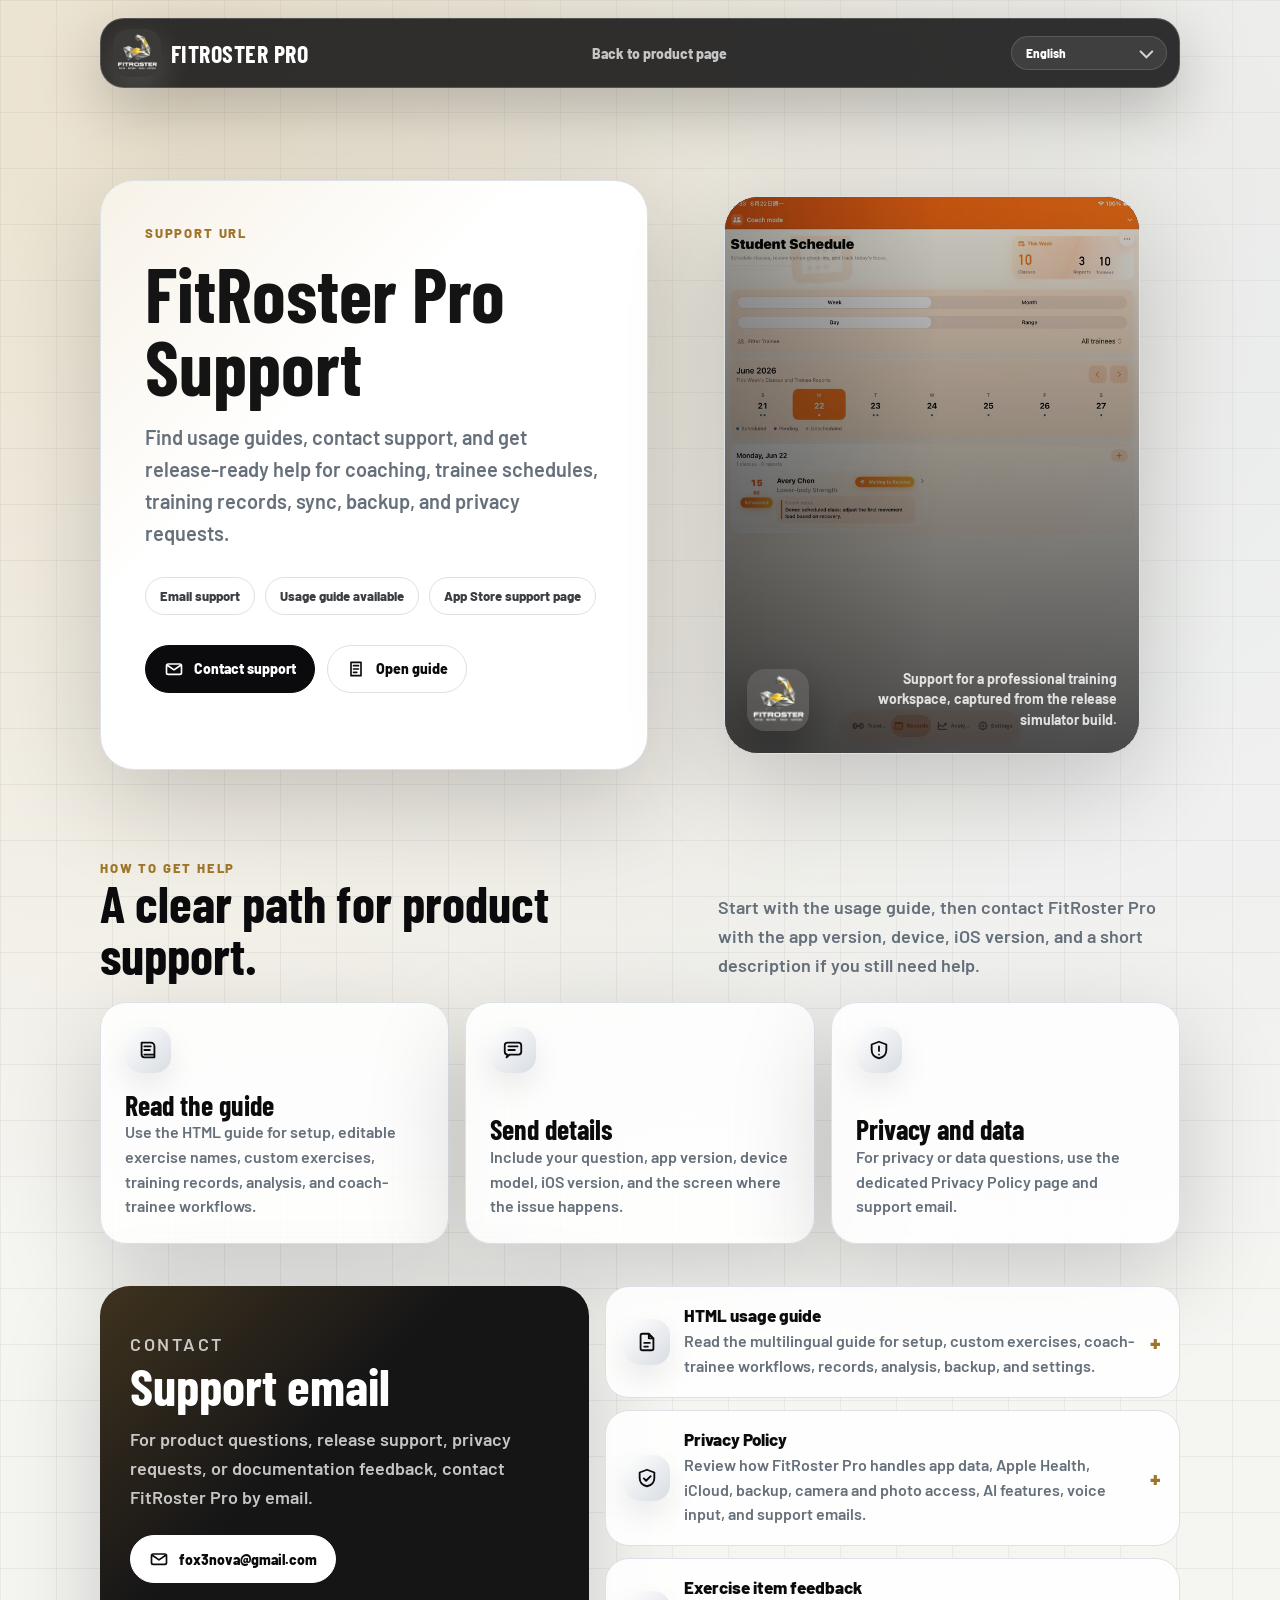
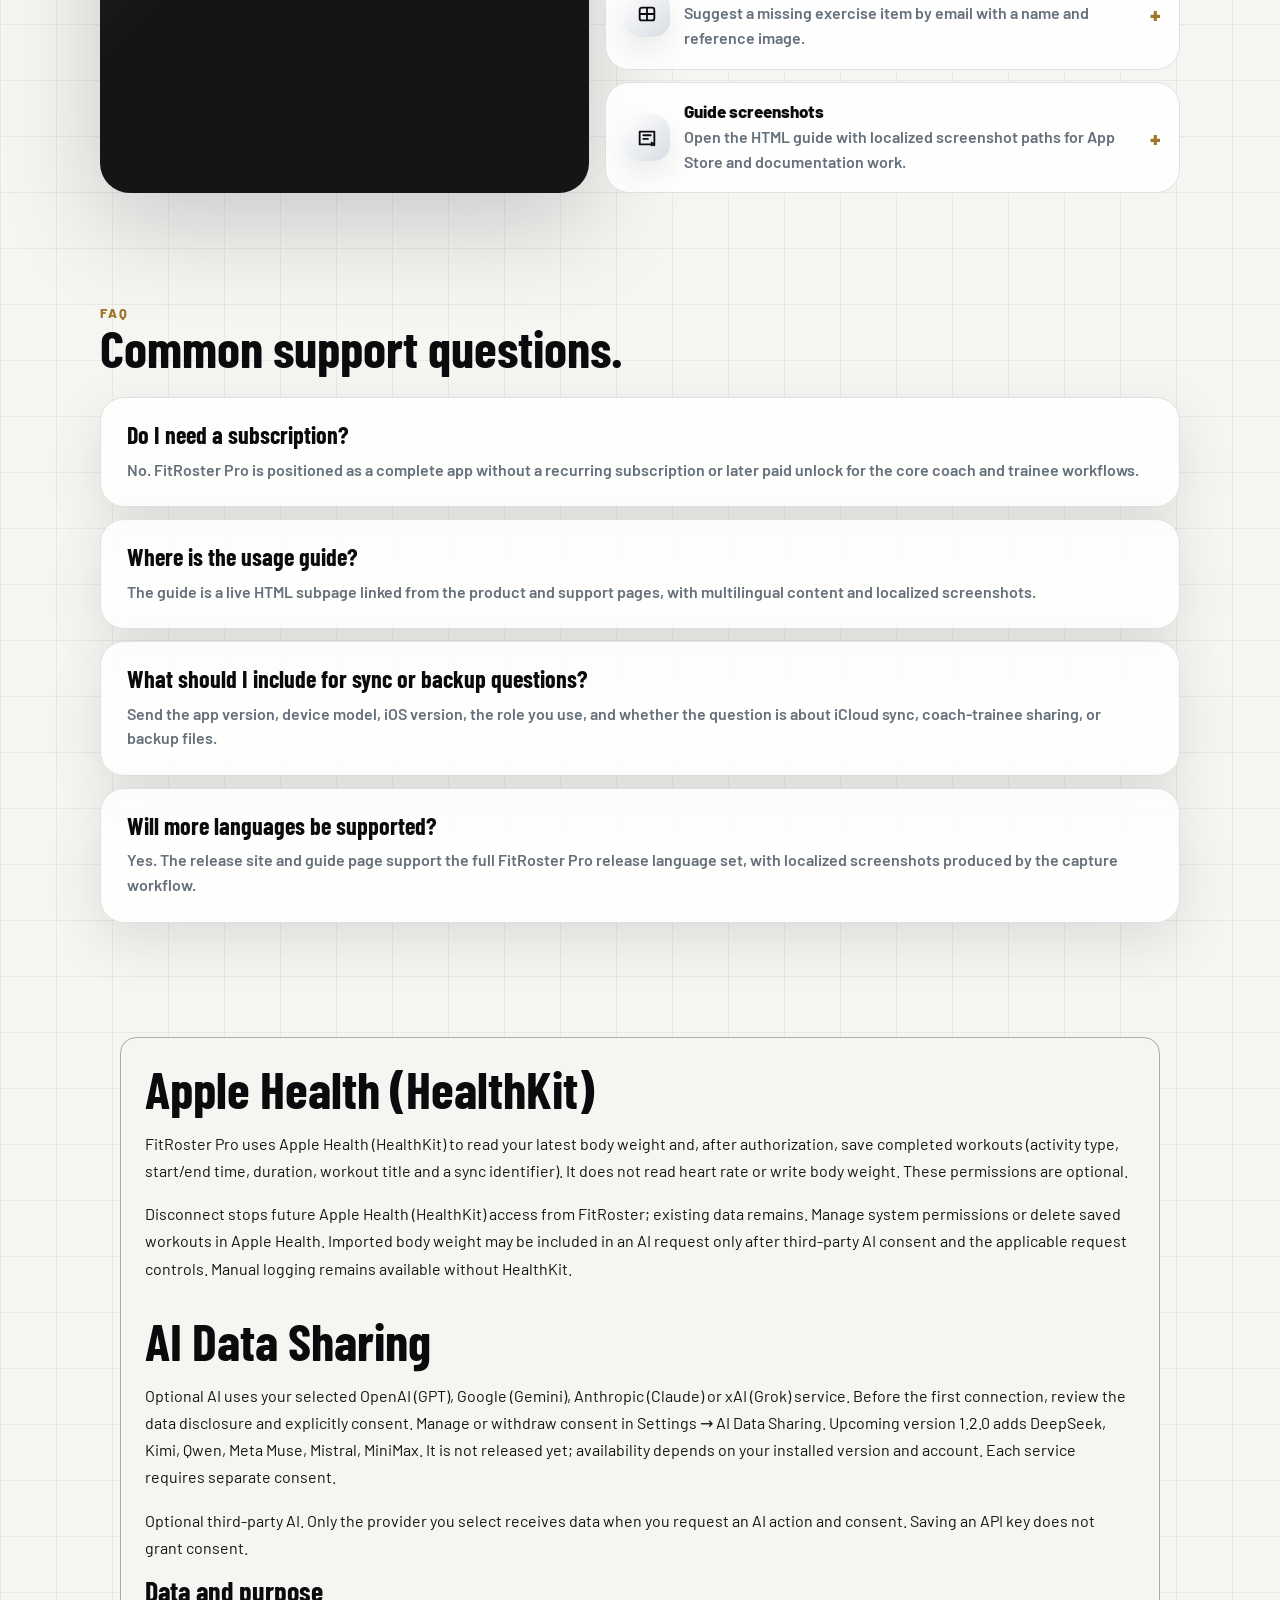
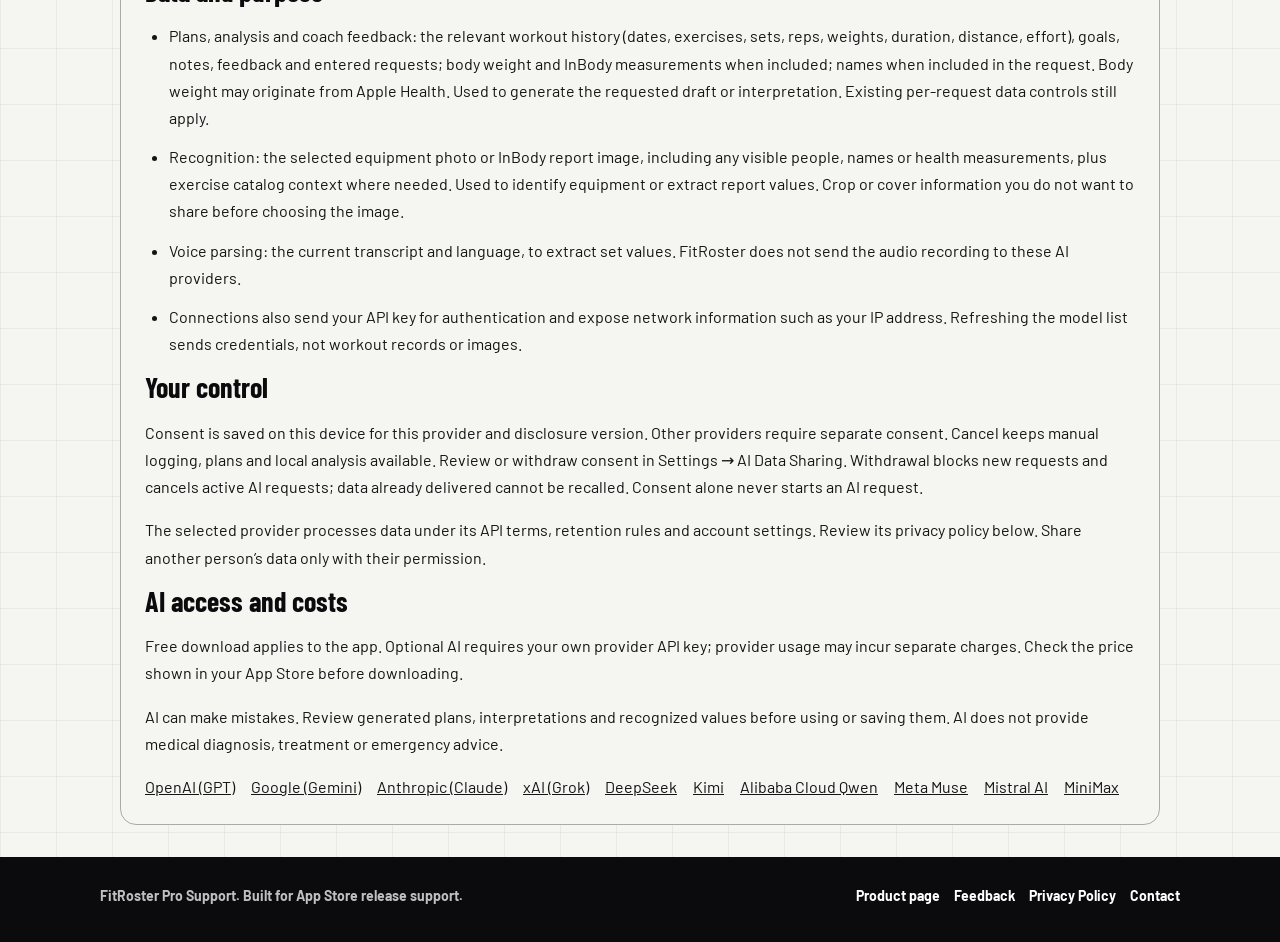
<file: support.html>
<!doctype html>
<html lang="en" data-language="en">
<head>
  <meta charset="utf-8">
  <meta name="viewport" content="width=device-width, initial-scale=1">
  <meta name="description" content="FitRoster Pro Support for App Store users, usage guides, contact, and privacy resources.">
  <meta name="theme-color" content="#101010">
  <link rel="icon" href="assets/start-silver-fitroster.png" type="image/png">
  <title>FitRoster Pro | Support</title>
  <style>
    @import url("https://fonts.googleapis.com/css2?family=Barlow+Condensed:wght@500;600;700&family=Barlow:wght@400;500;600;700;800&display=swap");

    :root {
      --black: #0b0b0d;
      --ink: #141414;
      --muted: #66707b;
      --line: #dce1e7;
      --paper: #f5f5f2;
      --white: #ffffff;
      --gold: #c59b4b;
      --gold-deep: #9f742b;
      --silver: #d8dde3;
      --shadow: 0 32px 100px rgba(7, 8, 10, 0.18);
      --tight: "Barlow Condensed", "Barlow", ui-sans-serif, system-ui, sans-serif;
      --body: "Barlow", ui-sans-serif, system-ui, -apple-system, BlinkMacSystemFont, "Segoe UI", sans-serif;
      color-scheme: light;
      font-family: var(--body);
    }

    * {
      box-sizing: border-box;
    }

    html {
      scroll-behavior: smooth;
    }

    body {
      margin: 0;
      color: var(--ink);
      background:
        radial-gradient(circle at 14% 2%, rgba(197, 155, 75, 0.22), transparent 28%),
        radial-gradient(circle at 84% 8%, rgba(216, 221, 227, 0.40), transparent 26%),
        linear-gradient(90deg, rgba(11, 11, 13, 0.055) 1px, transparent 1px),
        linear-gradient(180deg, rgba(11, 11, 13, 0.055) 1px, transparent 1px),
        var(--paper);
      background-size: auto, auto, 56px 56px, 56px 56px, auto;
      overflow-x: hidden;
    }

    a {
      color: inherit;
      text-decoration: none;
    }

    button,
    a {
      -webkit-tap-highlight-color: transparent;
    }

    h1,
    h2,
    h3,
    p {
      margin: 0;
    }

    .shell {
      width: min(1080px, calc(100% - 40px));
      margin: 0 auto;
    }

    .topbar {
      position: sticky;
      z-index: 20;
      top: 18px;
      display: grid;
      grid-template-columns: auto 1fr auto;
      align-items: center;
      gap: 18px;
      width: min(1080px, calc(100% - 36px));
      margin: 18px auto 0;
      padding: 10px 12px;
      border: 1px solid rgba(255, 255, 255, 0.18);
      border-radius: 24px;
      color: #fff;
      background: rgba(11, 11, 13, 0.84);
      box-shadow: 0 22px 62px rgba(0, 0, 0, 0.24);
      backdrop-filter: blur(22px);
    }

    .brand {
      display: inline-flex;
      align-items: center;
      gap: 10px;
      min-width: 0;
      outline-offset: 5px;
    }

    .brand img {
      width: 48px;
      height: 48px;
      border-radius: 16px;
      object-fit: contain;
      background: rgba(255, 255, 255, 0.06);
      box-shadow: 0 14px 34px rgba(216, 221, 227, 0.18);
    }

    .brand-name {
      font-family: var(--tight);
      font-size: 24px;
      font-weight: 700;
      letter-spacing: 0.02em;
      text-transform: uppercase;
      white-space: nowrap;
    }

    .back-link {
      justify-self: center;
      color: rgba(255, 255, 255, 0.72);
      font-size: 14px;
      font-weight: 800;
      outline-offset: 7px;
      transition: color 180ms ease-out;
    }

    .back-link:hover,
    .back-link:focus-visible {
      color: #fff;
    }

    .language-switch {
      display: inline-flex;
      align-items: center;
      min-width: 156px;
      padding: 0;
      border: 1px solid rgba(255, 255, 255, 0.14);
      border-radius: 999px;
      background: rgba(255, 255, 255, 0.08);
    }

    .language-switch select {
      width: 100%;
      min-height: 32px;
      padding: 0 34px 0 14px;
      border: 0;
      border-radius: 999px;
      color: #fff;
      background: transparent;
      font: 800 12px / 1 var(--body);
      cursor: pointer;
      outline: none;
      appearance: none;
      transition: color 180ms ease-out, background-color 180ms ease-out, box-shadow 180ms ease-out;
    }

    .language-switch select:hover,
    .language-switch select:focus-visible {
      color: #fff;
      background: rgba(255, 255, 255, 0.12);
    }

    .language-switch select option {
      color: var(--black);
      background: #fff;
    }

    .language-switch::after {
      width: 8px;
      height: 8px;
      margin-left: -26px;
      border-right: 2px solid rgba(255, 255, 255, 0.78);
      border-bottom: 2px solid rgba(255, 255, 255, 0.78);
      content: "";
      pointer-events: none;
      transform: rotate(45deg) translateY(-2px);
    }

    .sr-only {
      position: absolute;
      width: 1px;
      height: 1px;
      padding: 0;
      margin: -1px;
      overflow: hidden;
      clip: rect(0, 0, 0, 0);
      white-space: nowrap;
      border: 0;
    }

    .hero {
      padding: 92px 0 48px;
    }

    .hero-grid {
      display: grid;
      grid-template-columns: minmax(0, 1.05fr) minmax(320px, 0.95fr);
      gap: 36px;
      align-items: stretch;
    }

    .support-panel,
    .visual-panel,
    .card,
    .faq-item {
      border: 1px solid var(--line);
      background: rgba(255, 255, 255, 0.88);
      box-shadow: var(--shadow);
    }

    .support-panel {
      padding: 44px;
      border-radius: 34px;
      background:
        linear-gradient(135deg, rgba(197, 155, 75, 0.13), transparent 38%),
        #fff;
    }

    .visual-panel {
      position: relative;
      min-height: 430px;
      overflow: hidden;
      border-radius: 34px;
      background: #111;
    }

    .visual-panel img {
      width: 100%;
      height: 100%;
      min-height: 430px;
      object-fit: cover;
      opacity: 0.86;
      filter: saturate(0.96) contrast(1.05);
    }

    .visual-panel::after {
      position: absolute;
      inset: 0;
      content: "";
      background:
        linear-gradient(180deg, rgba(11, 11, 13, 0.08), rgba(11, 11, 13, 0.70)),
        linear-gradient(90deg, rgba(11, 11, 13, 0.26), transparent 52%);
      pointer-events: none;
    }

    .visual-caption {
      position: absolute;
      right: 22px;
      bottom: 22px;
      left: 22px;
      z-index: 1;
      display: flex;
      align-items: center;
      justify-content: space-between;
      gap: 16px;
      color: #fff;
    }

    .visual-caption img {
      width: 62px;
      height: 62px;
      min-height: 0;
      border-radius: 18px;
      object-fit: contain;
      opacity: 1;
      background: rgba(255, 255, 255, 0.10);
      box-shadow: 0 18px 42px rgba(0, 0, 0, 0.28);
    }

    .visual-caption span {
      max-width: 270px;
      color: rgba(255, 255, 255, 0.82);
      font-size: 14px;
      font-weight: 700;
      line-height: 1.45;
      text-align: right;
    }

    .kicker,
    .section-kicker {
      color: var(--gold-deep);
      font-size: 13px;
      font-weight: 800;
      text-transform: uppercase;
      letter-spacing: 0.14em;
    }

    h1,
    h2,
    h3 {
      font-family: var(--tight);
      font-weight: 700;
      letter-spacing: 0;
    }

    h1 {
      margin-top: 16px;
      font-size: clamp(48px, 8vw, 76px);
      line-height: 0.96;
    }

    h2 {
      color: var(--black);
      font-size: clamp(34px, 5vw, 52px);
      line-height: 1;
    }

    h3 {
      color: var(--black);
      font-size: 28px;
      line-height: 1.05;
    }

    .lead {
      max-width: 760px;
      margin-top: 18px;
      color: var(--muted);
      font-size: 20px;
      line-height: 1.6;
      font-weight: 600;
    }

    .meta-row {
      display: flex;
      flex-wrap: wrap;
      gap: 10px;
      margin-top: 28px;
    }

    .pill {
      display: inline-flex;
      align-items: center;
      gap: 8px;
      min-height: 38px;
      padding: 0 14px;
      border: 1px solid var(--line);
      border-radius: 999px;
      color: #3a3d42;
      background: rgba(255, 255, 255, 0.80);
      font-size: 13px;
      font-weight: 800;
    }

    .button-row {
      display: flex;
      flex-wrap: wrap;
      gap: 12px;
      margin-top: 30px;
    }

    .button {
      display: inline-flex;
      align-items: center;
      justify-content: center;
      gap: 10px;
      min-height: 48px;
      padding: 0 18px;
      border: 1px solid var(--black);
      border-radius: 999px;
      color: #fff;
      background: var(--black);
      font-size: 14px;
      font-weight: 800;
      cursor: pointer;
      outline-offset: 5px;
      transition: color 180ms ease-out, background-color 180ms ease-out, border-color 180ms ease-out, box-shadow 180ms ease-out;
    }

    .button:hover,
    .button:focus-visible {
      color: var(--black);
      background: var(--gold);
      border-color: var(--gold);
      box-shadow: 0 14px 30px rgba(197, 155, 75, 0.25);
    }

    .button.secondary {
      color: var(--black);
      border-color: var(--line);
      background: #fff;
    }

    .button.secondary:hover,
    .button.secondary:focus-visible {
      border-color: var(--black);
      background: var(--silver);
      box-shadow: none;
    }

    .button svg {
      width: 20px;
      height: 20px;
      flex: 0 0 auto;
    }

    .section {
      padding: 42px 0;
    }

    .section-head {
      display: grid;
      grid-template-columns: minmax(0, 0.92fr) minmax(260px, 0.72fr);
      gap: 28px;
      align-items: end;
      margin-bottom: 22px;
    }

    .section-copy {
      color: var(--muted);
      font-size: 18px;
      font-weight: 600;
      line-height: 1.6;
    }

    .grid {
      display: grid;
      grid-template-columns: repeat(3, minmax(0, 1fr));
      gap: 16px;
    }

    .card {
      min-height: 236px;
      padding: 24px;
      border-radius: 26px;
      display: flex;
      flex-direction: column;
      justify-content: space-between;
      gap: 18px;
    }

    .card-icon {
      display: inline-flex;
      align-items: center;
      justify-content: center;
      width: 46px;
      height: 46px;
      border-radius: 16px;
      color: var(--black);
      background: linear-gradient(135deg, #fff, var(--silver));
      box-shadow: 0 14px 30px rgba(11, 11, 13, 0.08);
    }

    .card-icon svg {
      width: 22px;
      height: 22px;
    }

    .card p,
    .faq-item p,
    .resource-list p {
      color: var(--muted);
      font-size: 16px;
      font-weight: 600;
      line-height: 1.55;
    }

    .resource-section {
      padding-bottom: 58px;
    }

    .resource-layout {
      display: grid;
      grid-template-columns: minmax(0, 0.92fr) minmax(0, 1.08fr);
      gap: 16px;
      align-items: stretch;
    }

    .contact-card {
      padding: 30px;
      border-radius: 30px;
      color: #fff;
      background:
        linear-gradient(135deg, rgba(197, 155, 75, 0.28), rgba(255, 255, 255, 0.04) 38%),
        var(--black);
      box-shadow: var(--shadow);
    }

    .contact-card h2,
    .contact-card p {
      color: #fff;
    }

    .contact-card p {
      max-width: 560px;
      margin-top: 14px;
      color: rgba(255, 255, 255, 0.75);
      font-size: 18px;
      font-weight: 600;
      line-height: 1.6;
    }

    .contact-card .button {
      margin-top: 24px;
      color: var(--black);
      border-color: #fff;
      background: #fff;
    }

    .contact-card .button:hover,
    .contact-card .button:focus-visible {
      border-color: var(--gold);
      background: var(--gold);
    }

    .resource-list {
      display: grid;
      gap: 12px;
    }

    .resource-link {
      display: grid;
      grid-template-columns: auto 1fr auto;
      gap: 14px;
      align-items: center;
      min-height: 90px;
      padding: 18px;
      border: 1px solid var(--line);
      border-radius: 24px;
      background: rgba(255, 255, 255, 0.90);
      outline-offset: 5px;
      cursor: pointer;
      transition: border-color 180ms ease-out, background-color 180ms ease-out, box-shadow 180ms ease-out;
    }

    .resource-link:hover,
    .resource-link:focus-visible {
      border-color: var(--gold);
      background: #fff;
      box-shadow: 0 18px 42px rgba(7, 8, 10, 0.10);
    }

    .resource-link strong {
      display: block;
      margin-bottom: 4px;
      color: var(--black);
      font-size: 17px;
      font-weight: 800;
    }

    .arrow {
      color: var(--gold-deep);
      font-size: 22px;
      font-weight: 800;
      line-height: 1;
    }

    .faq {
      padding: 54px 0 82px;
    }

    .faq-list {
      display: grid;
      gap: 12px;
      margin-top: 24px;
    }

    .faq-item {
      padding: 24px 26px;
      border-radius: 24px;
      box-shadow: 0 18px 54px rgba(7, 8, 10, 0.10);
    }

    .faq-item h3 {
      margin-bottom: 10px;
      font-size: 24px;
    }

    footer {
      padding: 30px 0 38px;
      color: rgba(255, 255, 255, 0.74);
      background: var(--black);
      font-size: 14px;
      font-weight: 700;
    }

    .footer-row {
      display: flex;
      align-items: center;
      justify-content: space-between;
      gap: 18px;
    }

    .footer-links {
      display: flex;
      flex-wrap: wrap;
      gap: 14px;
    }

    .footer-links a {
      color: #fff;
      outline-offset: 5px;
      transition: color 180ms ease-out;
    }

    .footer-links a:hover,
    .footer-links a:focus-visible {
      color: var(--gold);
    }

    @media (max-width: 860px) {
      .hero-grid,
      .section-head,
      .resource-layout {
        grid-template-columns: 1fr;
      }

      .grid {
        grid-template-columns: 1fr;
      }

      .visual-panel,
      .visual-panel img {
        min-height: 340px;
      }
    }

    @media (max-width: 640px) {
      .shell {
        width: min(100% - 28px, 1080px);
      }

      .topbar {
        grid-template-columns: 1fr;
        justify-items: center;
        width: min(100% - 24px, 1080px);
        top: 10px;
        margin-top: 10px;
        border-radius: 22px;
      }

      .back-link {
        justify-self: center;
      }

      .support-panel {
        padding: 30px 24px;
        border-radius: 26px;
      }

      .hero {
        padding-top: 52px;
      }

      h1 {
        font-size: 48px;
      }

      .lead {
        font-size: 18px;
      }

      .button {
        width: 100%;
      }

      .visual-caption {
        align-items: flex-end;
      }

      .visual-caption span {
        max-width: 210px;
      }

      .footer-row {
        align-items: flex-start;
        flex-direction: column;
      }
    }

    @media (prefers-reduced-motion: reduce) {
      *,
      *::before,
      *::after {
        scroll-behavior: auto !important;
        transition-duration: 1ms !important;
        animation-duration: 1ms !important;
        animation-iteration-count: 1 !important;
      }
    }
  </style>
</head>
<body>
  <header class="topbar" aria-label="Support navigation" data-i18n-attr="aria-label:navAria">
    <a class="brand" href="index.html" aria-label="FitRoster Pro home" data-i18n-attr="aria-label:brandAria">
      <img src="assets/fitroster-brand-icon.webp" width="256" height="256" alt="">
      <span class="brand-name">FitRoster Pro</span>
    </a>
    <a class="back-link" href="index.html" data-i18n="backToProduct">Back to product page</a>
    <div class="language-switch" aria-label="Language" data-i18n-attr="aria-label:languageLabel">
      <label class="sr-only" for="language-select" data-i18n="languageLabel">Language</label>
      <select id="language-select" data-language-select aria-label="Language" data-i18n-attr="aria-label:languageLabel"></select>
    </div>
  </header>

  <main>
    <section class="hero">
      <div class="shell hero-grid">
        <div class="support-panel">
          <p class="kicker" data-i18n="kicker">Support URL</p>
          <h1 data-i18n="title">FitRoster Pro Support</h1>
          <p class="lead" data-i18n="lead">Find usage guides, contact support, and get release-ready help for coaching, trainee schedules, training records, sync, backup, and privacy requests.</p>
          <div class="meta-row" aria-label="Support highlights" data-i18n-attr="aria-label:metaAria">
            <span class="pill" data-i18n="supportEmail">Email support</span>
            <span class="pill" data-i18n="guideReady">Usage guide available</span>
            <span class="pill" data-i18n="appStoreReady">App Store support page</span>
          </div>
          <div class="button-row">
            <a class="button" href="mailto:fox3nova@gmail.com?subject=FitRoster Pro%20Support%20Request" data-mailto="support">
              <svg viewBox="0 0 24 24" fill="none" aria-hidden="true">
                <path d="M4 7.5 12 13l8-5.5M5 6h14a2 2 0 0 1 2 2v8.5a2 2 0 0 1-2 2H5a2 2 0 0 1-2-2V8a2 2 0 0 1 2-2Z" stroke="currentColor" stroke-width="2" stroke-linecap="round" stroke-linejoin="round"/>
              </svg>
              <span data-i18n="contactCta">Contact support</span>
            </a>
            <a class="button secondary" href="guide.html">
              <svg viewBox="0 0 24 24" fill="none" aria-hidden="true">
                <path d="M6 4h12v16H6zM9 8h6M9 12h6M9 16h4" stroke="currentColor" stroke-width="2" stroke-linecap="round" stroke-linejoin="round"/>
              </svg>
              <span data-i18n="guideCta">Open guide</span>
            </a>
          </div>
        </div>
        <figure class="visual-panel">
          <img src="assets/marketing/en/hero-ipad.jpg" width="719" height="960" alt="FitRoster Pro coach schedule screen on iPad" data-i18n-attr="alt:visualAlt">
          <figcaption class="visual-caption">
            <img src="assets/fitroster-brand-icon.webp" width="256" height="256" alt="">
            <span data-i18n="visualCaption">Support for a professional training workspace, captured from the release simulator build.</span>
          </figcaption>
        </figure>
      </div>
    </section>

    <section class="section" aria-labelledby="support-flow-title">
      <div class="shell">
        <div class="section-head">
          <div>
            <p class="section-kicker" data-i18n="flowKicker">How to get help</p>
            <h2 id="support-flow-title" data-i18n="flowTitle">A clear path for product support.</h2>
          </div>
          <p class="section-copy" data-i18n="flowCopy">Start with the usage guide, then contact FitRoster Pro with the app version, device, iOS version, and a short description if you still need help.</p>
        </div>
        <div class="grid">
          <article class="card">
            <span class="card-icon" aria-hidden="true">
              <svg viewBox="0 0 24 24" fill="none">
                <path d="M5 4h10a4 4 0 0 1 4 4v12H8a3 3 0 0 1-3-3V4Zm3 13h11M8 8h7M8 12h6" stroke="currentColor" stroke-width="2" stroke-linecap="round" stroke-linejoin="round"/>
              </svg>
            </span>
            <div>
              <h3 data-i18n="stepGuideTitle">Read the guide</h3>
              <p data-i18n="stepGuideCopy">Use the HTML guide for setup, editable exercise names, custom exercises, training records, analysis, and coach-trainee workflows.</p>
            </div>
          </article>
          <article class="card">
            <span class="card-icon" aria-hidden="true">
              <svg viewBox="0 0 24 24" fill="none">
                <path d="M7 8h10M7 12h7m-9 8 3.4-3H18a3 3 0 0 0 3-3V7a3 3 0 0 0-3-3H6a3 3 0 0 0-3 3v7a3 3 0 0 0 3 3h.2L5 20Z" stroke="currentColor" stroke-width="2" stroke-linecap="round" stroke-linejoin="round"/>
              </svg>
            </span>
            <div>
              <h3 data-i18n="stepContactTitle">Send details</h3>
              <p data-i18n="stepContactCopy">Include your question, app version, device model, iOS version, and the screen where the issue happens.</p>
            </div>
          </article>
          <article class="card">
            <span class="card-icon" aria-hidden="true">
              <svg viewBox="0 0 24 24" fill="none">
                <path d="M12 3 4 6v6c0 5 3.5 8 8 9 4.5-1 8-4 8-9V6l-8-3Zm0 5v5m0 4h.01" stroke="currentColor" stroke-width="2" stroke-linecap="round" stroke-linejoin="round"/>
              </svg>
            </span>
            <div>
              <h3 data-i18n="stepPrivacyTitle">Privacy and data</h3>
              <p data-i18n="stepPrivacyCopy">For privacy or data questions, use the dedicated Privacy Policy page and support email.</p>
            </div>
          </article>
        </div>
      </div>
    </section>

    <section class="resource-section">
      <div class="shell resource-layout">
        <div class="contact-card">
          <p class="section-kicker" data-i18n="contactKicker">Contact</p>
          <h2 data-i18n="contactTitle">Support email</h2>
          <p data-i18n="contactCopy">For product questions, release support, privacy requests, or documentation feedback, contact FitRoster Pro by email.</p>
          <a class="button" href="mailto:fox3nova@gmail.com?subject=FitRoster Pro%20Support%20Request" data-mailto="support">
            <svg viewBox="0 0 24 24" fill="none" aria-hidden="true">
              <path d="M4 7.5 12 13l8-5.5M5 6h14a2 2 0 0 1 2 2v8.5a2 2 0 0 1-2 2H5a2 2 0 0 1-2-2V8a2 2 0 0 1 2-2Z" stroke="currentColor" stroke-width="2" stroke-linecap="round" stroke-linejoin="round"/>
            </svg>
            <span>fox3nova@gmail.com</span>
          </a>
        </div>
        <div class="resource-list" aria-label="Support resources" data-i18n-attr="aria-label:resourceAria">
          <a class="resource-link" href="guide.html">
            <span class="card-icon" aria-hidden="true">
              <svg viewBox="0 0 24 24" fill="none">
                <path d="M14 3H7a2 2 0 0 0-2 2v14a2 2 0 0 0 2 2h10a2 2 0 0 0 2-2V8l-5-5Zm0 0v5h5M9 13h6M9 17h4" stroke="currentColor" stroke-width="2" stroke-linecap="round" stroke-linejoin="round"/>
              </svg>
            </span>
            <span>
              <strong data-i18n="resourceGuideTitle">HTML usage guide</strong>
              <p data-i18n="resourceGuideCopy">Read the multilingual guide for setup, custom exercises, coach-trainee workflows, records, analysis, backup, and settings.</p>
            </span>
            <span class="arrow" aria-hidden="true">+</span>
          </a>
          <a class="resource-link" href="privacy.html">
            <span class="card-icon" aria-hidden="true">
              <svg viewBox="0 0 24 24" fill="none">
                <path d="M12 3 4 6v6c0 5 3.5 8 8 9 4.5-1 8-4 8-9V6l-8-3Zm-3.5 9.5 2.5 2.5 5-5" stroke="currentColor" stroke-width="2" stroke-linecap="round" stroke-linejoin="round"/>
              </svg>
            </span>
            <span>
              <strong data-i18n="resourcePrivacyTitle">Privacy Policy</strong>
              <p data-i18n="resourcePrivacyCopy">Review how FitRoster Pro handles app data, Apple Health, iCloud, backup, camera and photo access, AI features, voice input, and support emails.</p>
            </span>
            <span class="arrow" aria-hidden="true">+</span>
          </a>
          <a class="resource-link" href="feedback.html">
            <span class="card-icon" aria-hidden="true">
              <svg viewBox="0 0 24 24" fill="none">
                <path d="M12 5v14m-7-7h14M6.5 19h11A2.5 2.5 0 0 0 20 16.5v-9A2.5 2.5 0 0 0 17.5 5h-11A2.5 2.5 0 0 0 4 7.5v9A2.5 2.5 0 0 0 6.5 19Z" stroke="currentColor" stroke-width="2" stroke-linecap="round" stroke-linejoin="round"/>
              </svg>
            </span>
            <span>
              <strong data-i18n="resourceFeedbackTitle">Exercise item feedback</strong>
              <p data-i18n="resourceFeedbackCopy">Suggest a missing exercise item by email with a name and reference image.</p>
            </span>
            <span class="arrow" aria-hidden="true">+</span>
          </a>
          <a class="resource-link" href="guide.html">
            <span class="card-icon" aria-hidden="true">
              <svg viewBox="0 0 24 24" fill="none">
                <path d="M4 5h16v14H4V5Zm4 4h8M8 13h5M17 17l3 3M20 17l-3 3" stroke="currentColor" stroke-width="2" stroke-linecap="round" stroke-linejoin="round"/>
              </svg>
            </span>
            <span>
              <strong data-i18n="resourceProductTitle">Guide screenshots</strong>
              <p data-i18n="resourceProductCopy">Open the HTML guide with localized screenshot paths for App Store and documentation work.</p>
            </span>
            <span class="arrow" aria-hidden="true">+</span>
          </a>
        </div>
      </div>
    </section>

    <section class="faq" aria-labelledby="faq-title">
      <div class="shell">
        <p class="section-kicker" data-i18n="faqKicker">FAQ</p>
        <h2 id="faq-title" data-i18n="faqTitle">Common support questions.</h2>
        <div class="faq-list">
          <article class="faq-item">
            <h3 data-i18n="faqSubTitle">Do I need a subscription?</h3>
            <p data-i18n="faqSubCopy">No. FitRoster Pro is positioned as a complete app without a recurring subscription or later paid unlock for the core coach and trainee workflows.</p>
          </article>
          <article class="faq-item">
            <h3 data-i18n="faqGuideTitle">Where is the usage guide?</h3>
            <p data-i18n="faqGuideCopy">The guide is a live HTML subpage linked from the product and support pages, with multilingual content and localized screenshots.</p>
          </article>
          <article class="faq-item">
            <h3 data-i18n="faqSyncTitle">What should I include for sync or backup questions?</h3>
            <p data-i18n="faqSyncCopy">Send the app version, device model, iOS version, the role you use, and whether the question is about iCloud sync, coach-trainee sharing, or backup files.</p>
          </article>
          <article class="faq-item">
            <h3 data-i18n="faqLanguageTitle">Will more languages be supported?</h3>
            <p data-i18n="faqLanguageCopy">Yes. The release site and guide library are structured for more language versions, and additional guides will be added progressively.</p>
          </article>
        </div>
      </div>
    </section>

<section id="health-ai-disclosure" class="shell" aria-label="Apple Health and AI data disclosure" style="padding:32px 20px;max-width:1080px;margin:0 auto">
 <div style="background:var(--paper,#f6f5f1);color:var(--ink,#171717);padding:24px;border:1px solid #aaa;border-radius:16px;line-height:1.7;overflow-wrap:anywhere">
 <h2 data-disclosure="settings.health.title">Apple Health (HealthKit)</h2>
 <p data-disclosure="settings.health.disclosure" style="margin:16px 0">FitRoster Pro uses Apple Health (HealthKit) to read your latest body weight and, after authorization, save completed workouts (activity type, start/end time, duration, workout title and a sync identifier). It does not read heart rate or write body weight. These permissions are optional.</p>
 <p data-disclosure="settings.health.footer" style="margin:16px 0">Disconnect stops future Apple Health (HealthKit) access from FitRoster; existing data remains. Manage system permissions or delete saved workouts in Apple Health. Imported body weight may be included in an AI request only after third-party AI consent and the applicable request controls. Manual logging remains available without HealthKit.</p>
 <h2 data-disclosure="privacy.ai.title" style="margin-top:32px">AI Data Sharing</h2>
 <p data-disclosure="settings.ai.footer" style="margin:16px 0">Optional AI uses your selected OpenAI (GPT), Google (Gemini), Anthropic (Claude) or xAI (Grok) service. Before the first connection, review the data disclosure and explicitly consent. Manage or withdraw consent in Settings → AI Data Sharing.</p>
 <p data-disclosure="privacy.ai.intro" style="margin:16px 0">Optional third-party AI. Only the provider you select receives data when you request an AI action and consent. Saving an API key does not grant consent.</p>
 <h3 data-disclosure="privacy.ai.data">Data and purpose</h3>
 <ul style="padding-left:24px">
  <li data-disclosure="privacy.ai.training" style="margin:12px 0">Plans, analysis and coach feedback: the relevant workout history (dates, exercises, sets, reps, weights, duration, distance, effort), goals, notes, feedback and entered requests; body weight and InBody measurements when included; names when included in the request. Body weight may originate from Apple Health. Used to generate the requested draft or interpretation. Existing per-request data controls still apply.</li>
  <li data-disclosure="privacy.ai.photos" style="margin:12px 0">Recognition: the selected equipment photo or InBody report image, including any visible people, names or health measurements, plus exercise catalog context where needed. Used to identify equipment or extract report values. Crop or cover information you do not want to share before choosing the image.</li>
  <li data-disclosure="privacy.ai.voice" style="margin:12px 0">Voice parsing: the current transcript and language, to extract set values. FitRoster does not send the audio recording to these AI providers.</li>
  <li data-disclosure="privacy.ai.connection" style="margin:12px 0">Connections also send your API key for authentication and expose network information such as your IP address. Refreshing the model list sends credentials, not workout records or images.</li>
 </ul>
 <h3 data-disclosure="privacy.ai.choice">Your control</h3>
 <p data-disclosure="privacy.ai.control" style="margin:16px 0">Consent is saved on this device for this provider and disclosure version. Other providers require separate consent. Cancel keeps manual logging, plans and local analysis available. Review or withdraw consent in Settings → AI Data Sharing. Withdrawal blocks new requests and cancels active AI requests; data already delivered cannot be recalled. Consent alone never starts an AI request.</p>
 <p data-disclosure="privacy.ai.retention" style="margin:16px 0">The selected provider processes data under its API terms, retention rules and account settings. Review its privacy policy below. Share another person’s data only with their permission.</p>
 <h3 data-release="costTitle">AI access and costs</h3>
 <p data-release="offerTerms" style="margin:16px 0">Free download applies to the app. Optional AI requires your own provider API key; provider usage may incur separate charges. Check the price shown in your App Store before downloading.</p>
 <p data-release="aiAccuracy" style="margin:16px 0">AI can make mistakes. Review generated plans, interpretations and recognized values before using or saving them. AI does not provide medical diagnosis, treatment or emergency advice.</p>
 <nav aria-label="Provider privacy policies" style="display:flex;flex-wrap:wrap;gap:16px;text-decoration:underline">
  <a href="https://openai.com/policies/privacy-policy/">OpenAI (GPT)</a>
  <a href="https://policies.google.com/privacy">Google (Gemini)</a>
  <a href="https://www.anthropic.com/legal/privacy">Anthropic (Claude)</a>
  <a href="https://x.ai/legal/privacy-policy">xAI (Grok)</a>
  <a href="https://cdn.deepseek.com/policies/en-US/deepseek-privacy-policy.html">DeepSeek</a>
  <a href="https://platform.kimi.ai/docs/agreement/userprivacy">Kimi</a>
  <a href="https://www.alibabacloud.com/help/en/legal/latest/alibaba-cloud-international-website-privacy-policy">Alibaba Cloud Qwen</a>
  <a href="https://www.facebook.com/privacy/policy/">Meta Muse</a>
  <a href="https://legal.mistral.ai/terms/privacy-policy">Mistral AI</a>
  <a href="https://platform.minimax.io/docs/guides/privacy-policy">MiniMax</a>
 </nav>
 </div>
</section>

</main>

  <footer>
    <div class="shell footer-row">
      <span data-i18n="footerCopy">FitRoster Pro Support. Built for App Store release support.</span>
      <div class="footer-links">
        <a href="index.html" data-i18n="footerProduct">Product page</a>
        <a href="feedback.html" data-i18n="footerFeedback">Feedback</a>
        <a href="privacy.html" data-i18n="footerPrivacy">Privacy Policy</a>
        <a href="mailto:fox3nova@gmail.com" data-i18n="footerContact">Contact</a>
      </div>
    </div>
  </footer>

  <script src="assets/site-i18n.js?v=20260704-policy"></script>
  <script>
    const translations = {
      en: {
        metaTitle: "FitRoster Pro | Support",
        metaDescription: "FitRoster Pro Support for App Store users, usage guides, contact, and privacy resources.",
        navAria: "Support navigation",
        brandAria: "FitRoster Pro home",
        languageLabel: "Language",
        backToProduct: "Back to product page",
        kicker: "Support URL",
        title: "FitRoster Pro Support",
        lead: "Find usage guides, contact support, and get release-ready help for coaching, trainee schedules, training records, sync, backup, and privacy requests.",
        metaAria: "Support highlights",
        supportEmail: "Email support",
        guideReady: "Usage guide available",
        appStoreReady: "App Store support page",
        contactCta: "Contact support",
        guideCta: "Open guide",
        visualAlt: "FitRoster Pro coach schedule screen on iPad",
        visualCaption: "Support for a professional training workspace, captured from the release simulator build.",
        flowKicker: "How to get help",
        flowTitle: "A clear path for product support.",
        flowCopy: "Start with the usage guide, then contact FitRoster Pro with the app version, device, iOS version, and a short description if you still need help.",
        stepGuideTitle: "Read the guide",
        stepGuideCopy: "Use the HTML guide for setup, editable exercise names, custom exercises, training records, analysis, and coach-trainee workflows.",
        stepContactTitle: "Send details",
        stepContactCopy: "Include your question, app version, device model, iOS version, and the screen where the issue happens.",
        stepPrivacyTitle: "Privacy and data",
        stepPrivacyCopy: "For privacy or data questions, use the dedicated Privacy Policy page and support email.",
        contactKicker: "Contact",
        contactTitle: "Support email",
        contactCopy: "For product questions, release support, privacy requests, or documentation feedback, contact FitRoster Pro by email.",
        resourceAria: "Support resources",
        resourceGuideTitle: "HTML usage guide",
        resourceGuideCopy: "Read the multilingual guide for setup, custom exercises, coach-trainee workflows, records, analysis, backup, and settings.",
        resourcePrivacyTitle: "Privacy Policy",
        resourcePrivacyCopy: "Review how FitRoster Pro handles app data, Apple Health, iCloud, backup, camera and photo access, AI features, voice input, and support emails.",
        resourceFeedbackTitle: "Exercise item feedback",
        resourceFeedbackCopy: "Suggest a missing exercise item by email with a name and reference image.",
        resourceProductTitle: "Guide screenshots",
        resourceProductCopy: "Open the HTML guide with localized screenshot paths for App Store and documentation work.",
        faqKicker: "FAQ",
        faqTitle: "Common support questions.",
        faqSubTitle: "Do I need a subscription?",
        faqSubCopy: "No. FitRoster Pro is positioned as a complete app without a recurring subscription or later paid unlock for the core coach and trainee workflows.",
        faqGuideTitle: "Where is the usage guide?",
        faqGuideCopy: "The guide is a live HTML subpage linked from the product and support pages, with multilingual content and localized screenshots.",
        faqSyncTitle: "What should I include for sync or backup questions?",
        faqSyncCopy: "Send the app version, device model, iOS version, the role you use, and whether the question is about iCloud sync, coach-trainee sharing, or backup files.",
        faqLanguageTitle: "Will more languages be supported?",
        faqLanguageCopy: "Yes. The release site and guide page support the full FitRoster Pro release language set, with localized screenshots produced by the capture workflow.",
        footerCopy: "FitRoster Pro Support. Built for App Store release support.",
        footerProduct: "Product page",
        footerFeedback: "Feedback",
        footerPrivacy: "Privacy Policy",
        footerContact: "Contact",
        mailSubject: "FitRoster Pro Support Request",
        mailBody: "Hi, I need support for FitRoster Pro. App version: Device: iOS version: Question:"
      },
      "zh-Hans": {
        metaTitle: "FitRoster Pro | 支援",
        metaDescription: "FitRoster Pro 支援页，提供 App Store 使用者说明文件、联系、隐私权与产品资源。",
        navAria: "支援导航",
        brandAria: "FitRoster Pro 首页",
        languageLabel: "语言",
        backToProduct: "返回产品页面",
        kicker: "支援 URL",
        title: "FitRoster Pro 支援",
        lead: "查看使用说明、联系支援，并取得教练、学员课表、训练纪录、同步、备份与隐私请求的发布支援。",
        metaAria: "支援重点",
        supportEmail: "Email 支援",
        guideReady: "使用说明可阅读",
        appStoreReady: "App Store 支援页面",
        contactCta: "联系支援",
        guideCta: "打开说明",
        visualAlt: "FitRoster Pro iPad 教练排程画面",
        visualCaption: "支援专业训练工作区，画面来自正式发布模拟器截图。",
        flowKicker: "如何取得协助",
        flowTitle: "清楚的产品支援流程。",
        flowCopy: "先查看使用说明；若仍需协助，请联系 FitRoster Pro，并附上 app 版本、装置、iOS 版本与简短问题说明。",
        stepGuideTitle: "阅读说明",
        stepGuideCopy: "使用 HTML 说明查看设置、可修改动作名称、自定义动作、训练记录、分析与教练学员流程。",
        stepContactTitle: "提供细节",
        stepContactCopy: "请附上问题、app 版本、装置型号、iOS 版本，以及发生问题的画面。",
        stepPrivacyTitle: "隐私与资料",
        stepPrivacyCopy: "如有隐私或资料问题，请使用专门的隐私权政策页面与支援信箱。",
        contactKicker: "联系",
        contactTitle: "支援信箱",
        contactCopy: "产品问题、发布支援、隐私请求或说明文件反馈，都可以通过 email 联系 FitRoster Pro。",
        resourceAria: "支援资源",
        resourceGuideTitle: "HTML 使用说明",
        resourceGuideCopy: "阅读多语言说明，涵盖设置、自定义动作、教练学员流程、记录、分析、备份与设置。",
        resourcePrivacyTitle: "隐私权政策",
        resourcePrivacyCopy: "查看 FitRoster Pro 如何处理 app 资料、Apple 健康、iCloud、备份、相机与照片权限、AI 功能、语音输入与支援邮件。",
        resourceFeedbackTitle: "运动项目回馈",
        resourceFeedbackCopy: "通过 email 发送缺少的运动项目名称与参考图片。",
        resourceProductTitle: "说明截图",
        resourceProductCopy: "打开 HTML 说明，查看 App Store 与说明文件用的本地化截图路径。",
        faqKicker: "FAQ",
        faqTitle: "常见支援问题。",
        faqSubTitle: "是否需要订阅？",
        faqSubCopy: "不需要。FitRoster Pro 是完整 app，核心教练与学员流程不需要重复订阅，也没有后续付费解锁。",
        faqGuideTitle: "使用说明在哪里？",
        faqGuideCopy: "使用说明现在是从产品页与支援页链接的 HTML 子页面，包含多语言内容与本地化截图。",
        faqSyncTitle: "同步或备份问题需要提供什么？",
        faqSyncCopy: "请提供 app 版本、装置型号、iOS 版本、你使用的角色，以及问题是否与 iCloud 同步、教练学员分享或备份文件有关。",
        faqLanguageTitle: "未来会支援更多语言吗？",
        faqLanguageCopy: "会。发布网站与使用说明页支持完整 FitRoster Pro 发布语言组，并由截图流程产出各语言截图。",
        footerCopy: "FitRoster Pro 支援页。用于 App Store 发布支援。",
        footerProduct: "产品页面",
        footerFeedback: "回馈",
        footerPrivacy: "隐私权政策",
        footerContact: "联系",
        mailSubject: "FitRoster Pro 支援请求",
        mailBody: "你好，我需要 FitRoster Pro 支援。App 版本：装置：iOS 版本：问题："
      },
      "zh-Hant": {
        metaTitle: "FitRoster Pro | 支援",
        metaDescription: "FitRoster Pro 支援頁，提供 App Store 使用者說明文件、聯絡、隱私權與產品資源。",
        navAria: "支援導覽",
        brandAria: "FitRoster Pro 首頁",
        languageLabel: "語言",
        backToProduct: "返回產品頁面",
        kicker: "支援 URL",
        title: "FitRoster Pro 支援",
        lead: "查看使用說明、聯絡支援，並取得教練、學員課表、訓練紀錄、同步、備份與隱私請求的發布支援。",
        metaAria: "支援重點",
        supportEmail: "Email 支援",
        guideReady: "使用說明可閱讀",
        appStoreReady: "App Store 支援頁面",
        contactCta: "聯絡支援",
        guideCta: "開啟說明",
        visualAlt: "FitRoster Pro iPad 教練排程畫面",
        visualCaption: "支援專業訓練工作區，畫面來自正式發布模擬器截圖。",
        flowKicker: "如何取得協助",
        flowTitle: "清楚的產品支援流程。",
        flowCopy: "先查看使用說明；若仍需協助，請聯絡 FitRoster Pro，並附上 app 版本、裝置、iOS 版本與簡短問題說明。",
        stepGuideTitle: "閱讀說明",
        stepGuideCopy: "使用 HTML 說明查看設定、可修改動作名稱、自訂動作、訓練紀錄、分析與教練學員流程。",
        stepContactTitle: "提供細節",
        stepContactCopy: "請附上問題、app 版本、裝置型號、iOS 版本，以及發生問題的畫面。",
        stepPrivacyTitle: "隱私與資料",
        stepPrivacyCopy: "如有隱私或資料問題，請使用專門的隱私權政策頁面與支援信箱。",
        contactKicker: "聯絡",
        contactTitle: "支援信箱",
        contactCopy: "產品問題、發布支援、隱私請求或說明文件回饋，都可以透過 email 聯絡 FitRoster Pro。",
        resourceAria: "支援資源",
        resourceGuideTitle: "HTML 使用說明",
        resourceGuideCopy: "閱讀多語說明，涵蓋設定、自訂動作、教練學員流程、紀錄、分析、備份與設定。",
        resourcePrivacyTitle: "隱私權政策",
        resourcePrivacyCopy: "查看 FitRoster Pro 如何處理 app 資料、Apple 健康、iCloud、備份、相機與照片權限、AI 功能、語音輸入與支援郵件。",
        resourceFeedbackTitle: "運動項目回饋",
        resourceFeedbackCopy: "透過 email 傳送缺少的運動項目名稱與參考圖片。",
        resourceProductTitle: "說明截圖",
        resourceProductCopy: "開啟 HTML 說明，查看 App Store 與說明文件用的在地化截圖路徑。",
        faqKicker: "FAQ",
        faqTitle: "常見支援問題。",
        faqSubTitle: "是否需要訂閱？",
        faqSubCopy: "不需要。FitRoster Pro 是完整 app，核心教練與學員流程不需要反覆訂閱，也沒有後續付費解鎖。",
        faqGuideTitle: "使用說明在哪裡？",
        faqGuideCopy: "使用說明現在是從產品頁與支援頁連結的 HTML 子頁面，包含多語內容與在地化截圖。",
        faqSyncTitle: "同步或備份問題需要提供什麼？",
        faqSyncCopy: "請提供 app 版本、裝置型號、iOS 版本、你使用的角色，以及問題是否與 iCloud 同步、教練學員分享或備份檔案有關。",
        faqLanguageTitle: "未來會支援更多語言嗎？",
        faqLanguageCopy: "會。發布網站與使用說明頁支援完整 FitRoster Pro 發布語言組，並由截圖流程產出各語言截圖。",
        footerCopy: "FitRoster Pro 支援頁。用於 App Store 發布支援。",
        footerProduct: "產品頁面",
        footerFeedback: "回饋",
        footerPrivacy: "隱私權政策",
        footerContact: "聯絡",
        mailSubject: "FitRoster Pro 支援請求",
        mailBody: "你好，我需要 FitRoster Pro 支援。App 版本：裝置：iOS 版本：問題："
      }
    };

    window.FITROSTER_SITE_I18N.extend("support", translations);

    const supportedLanguages = Object.keys(translations);
    const metaDescription = document.querySelector('meta[name="description"]');

    function preferredLanguage() {
      return window.FITROSTER_SITE_I18N.preferredLanguage(supportedLanguages);
    }

    function valueFor(dictionary, key) {
      return dictionary[key] || translations.en[key] || "";
    }

    function setLanguage(language) {
      const activeLanguage = supportedLanguages.includes(language) ? language : "en";
      const dictionary = translations[activeLanguage];

      document.documentElement.lang = activeLanguage;
      document.documentElement.dataset.language = activeLanguage;
      document.title = valueFor(dictionary, "metaTitle");
      metaDescription.setAttribute("content", valueFor(dictionary, "metaDescription"));

      document.querySelectorAll("[data-i18n]").forEach((element) => {
        element.textContent = valueFor(dictionary, element.dataset.i18n);
      });

      document.querySelectorAll("[data-i18n-attr]").forEach((element) => {
        element.dataset.i18nAttr.split(",").forEach((mapping) => {
          const [attribute, key] = mapping.split(":");
          if (attribute && key) {
            element.setAttribute(attribute.trim(), valueFor(dictionary, key.trim()));
          }
        });
      });

      window.FITROSTER_SITE_I18N.updateLanguageSelect(activeLanguage);

      document.querySelectorAll("[data-mailto='support']").forEach((link) => {
        const subject = encodeURIComponent(valueFor(dictionary, "mailSubject"));
        const body = encodeURIComponent(valueFor(dictionary, "mailBody"));
        link.href = `mailto:fox3nova@gmail.com?subject=${subject}&body=${body}`;
      });

      localStorage.setItem("fitroster.marketing.language", activeLanguage);
    }

    window.FITROSTER_SITE_I18N.mountLanguageSelect(supportedLanguages, setLanguage);

    setLanguage(preferredLanguage());
  </script>
<script src="assets/health-ai-disclosure.js?v=20260927-ten-providers"></script>
<script src="assets/release-notice.js?v=20260917"></script>
</body>
</html>
</file>
<file: assets/marketing-site.css>
:root {
  color-scheme: light;
  --ink: #161616;
  --muted: #66645f;
  --paper: #f6f3ed;
  --surface: #fff;
  --surface-soft: #eeeae2;
  --line: rgba(22, 22, 22, 0.12);
  --graphite: #111214;
  --graphite-2: #1b1d20;
  --silver: #d9d9d7;
  --gold: #f3b317;
  --gold-deep: #d79000;
  --orange: #f05a13;
  --shadow: 0 30px 80px rgba(26, 22, 14, 0.14);
  --radius-sm: 12px;
  --radius-md: 20px;
  --radius-lg: 32px;
  --content: 1180px;
}

* {
  box-sizing: border-box;
}

html {
  scroll-behavior: smooth;
}

body {
  margin: 0;
  background: var(--paper);
  color: var(--ink);
  font-family: -apple-system, BlinkMacSystemFont, "SF Pro Display", "Noto Sans TC", "Segoe UI", sans-serif;
  text-rendering: optimizeLegibility;
}

img {
  display: block;
  max-width: 100%;
}

figure {
  margin: 0;
}

a {
  color: inherit;
}

button,
select,
a {
  -webkit-tap-highlight-color: transparent;
}

.skip-link {
  position: fixed;
  left: 16px;
  top: -80px;
  z-index: 100;
  padding: 12px 16px;
  border-radius: 999px;
  background: #fff;
  color: #111;
  transition: top 0.2s ease;
}

.skip-link:focus {
  top: 16px;
}

.site-header {
  position: fixed;
  inset: 0 0 auto;
  z-index: 20;
  border-bottom: 1px solid rgba(255, 255, 255, 0.1);
  background: rgba(14, 15, 17, 0.8);
  color: #fff;
  backdrop-filter: blur(18px) saturate(140%);
}

.nav-shell,
.section-shell,
.footer-shell {
  width: min(calc(100% - 40px), var(--content));
  margin: 0 auto;
}

.nav-shell {
  min-height: 72px;
  display: flex;
  align-items: center;
  gap: 24px;
}

.brand {
  display: inline-flex;
  align-items: center;
  gap: 11px;
  text-decoration: none;
  font-weight: 760;
  letter-spacing: -0.02em;
  white-space: nowrap;
}

.brand-mark {
  width: 36px;
  height: 36px;
  object-fit: cover;
  border-radius: 10px;
  box-shadow: inset 0 0 0 1px rgba(255, 255, 255, 0.2);
}

.header-role-switch {
  flex: 0 0 auto;
  padding: 4px;
  display: inline-grid;
  grid-template-columns: 1fr 1fr;
  gap: 3px;
  border: 1px solid rgba(255, 255, 255, 0.16);
  border-radius: 999px;
  background: rgba(255, 255, 255, 0.07);
}

.header-role-button {
  min-width: 72px;
  min-height: 36px;
  padding: 0 14px;
  border: 0;
  border-radius: 999px;
  background: transparent;
  color: rgba(255, 255, 255, 0.68);
  font: inherit;
  font-size: 0.8rem;
  font-weight: 760;
  white-space: nowrap;
  cursor: pointer;
}

.header-role-button:hover,
.header-role-button:focus-visible {
  color: #fff;
  background: rgba(255, 255, 255, 0.08);
}

.header-role-button.is-active {
  background: var(--gold);
  color: #17130b;
  box-shadow: 0 6px 18px rgba(243, 179, 23, 0.22);
}

.nav-links {
  margin-left: auto;
  display: flex;
  align-items: center;
  gap: 8px;
}

.nav-links a {
  padding: 10px 12px;
  color: rgba(255, 255, 255, 0.74);
  font-size: 0.9rem;
  text-decoration: none;
  border-radius: 999px;
}

.nav-links a:hover,
.nav-links a:focus-visible {
  color: #fff;
  background: rgba(255, 255, 255, 0.09);
}

.language-select {
  min-height: 44px;
  padding: 0 34px 0 14px;
  border: 1px solid rgba(255, 255, 255, 0.18);
  border-radius: 999px;
  background: rgba(255, 255, 255, 0.08);
  color: #fff;
  font: inherit;
  font-size: 0.88rem;
}

.launch-offer {
  position: relative;
  overflow: hidden;
  padding: 96px 20px 28px;
  background:
    radial-gradient(circle at 18% 18%, rgba(243, 179, 23, 0.12), transparent 28%),
    #090a0b;
}

.launch-offer-shell {
  width: min(100%, 1260px);
  margin: 0 auto;
  overflow: hidden;
  border: 1px solid rgba(255, 255, 255, 0.14);
  border-radius: 24px;
  background: #050506;
  box-shadow: 0 30px 80px rgba(0, 0, 0, 0.48), 0 0 44px rgba(243, 179, 23, 0.08);
}

.launch-offer img {
  width: 100%;
  height: auto;
}

.hero {
  position: relative;
  min-height: 900px;
  overflow: hidden;
  background:
    radial-gradient(circle at 76% 30%, rgba(243, 179, 23, 0.18), transparent 24%),
    radial-gradient(circle at 18% 70%, rgba(240, 90, 19, 0.12), transparent 28%),
    linear-gradient(145deg, #0d0e10 0%, #181a1e 52%, #0b0c0e 100%);
  color: #fff;
}

.hero::before {
  position: absolute;
  inset: 0;
  content: "";
  background-image:
    linear-gradient(rgba(255, 255, 255, 0.03) 1px, transparent 1px),
    linear-gradient(90deg, rgba(255, 255, 255, 0.03) 1px, transparent 1px);
  background-size: 72px 72px;
  mask-image: linear-gradient(to bottom, black, transparent 80%);
  pointer-events: none;
}

.hero-shell {
  position: relative;
  z-index: 1;
  width: min(calc(100% - 40px), 1260px);
  min-height: 900px;
  margin: 0 auto;
  padding: 160px 0 90px;
  display: grid;
  grid-template-columns: minmax(0, 0.95fr) minmax(420px, 1.05fr);
  gap: 56px;
  align-items: center;
}

.eyebrow,
.kicker {
  margin: 0 0 16px;
  color: var(--gold);
  font-size: 0.78rem;
  font-weight: 780;
  letter-spacing: 0.14em;
  text-transform: uppercase;
}

.hero h1 {
  margin: 0;
  font-size: clamp(3.6rem, 8vw, 7rem);
  line-height: 0.88;
  letter-spacing: -0.075em;
}

.hero-statement {
  max-width: 720px;
  margin: 30px 0 0;
  font-size: clamp(1.55rem, 3.3vw, 2.65rem);
  font-weight: 660;
  line-height: 1.08;
  letter-spacing: -0.045em;
}

.hero-copy {
  max-width: 660px;
  margin: 24px 0 0;
  color: rgba(255, 255, 255, 0.7);
  font-size: 1.08rem;
  line-height: 1.75;
}

.button-row {
  display: flex;
  flex-wrap: wrap;
  gap: 12px;
  margin-top: 32px;
}

.button {
  min-height: 52px;
  padding: 0 20px;
  display: inline-flex;
  align-items: center;
  justify-content: center;
  gap: 8px;
  border-radius: 999px;
  font-weight: 720;
  text-decoration: none;
  transition: transform 0.2s ease, box-shadow 0.2s ease, background 0.2s ease;
}

.button:hover {
  transform: translateY(-2px);
}

.button.primary {
  background: var(--gold);
  color: #16120a;
  box-shadow: 0 12px 34px rgba(243, 179, 23, 0.26);
}

.button.secondary {
  border: 1px solid rgba(255, 255, 255, 0.2);
  background: rgba(255, 255, 255, 0.08);
  color: #fff;
}

.button.dark {
  background: var(--graphite);
  color: #fff;
}

.button.light {
  border: 1px solid var(--line);
  background: #fff;
  color: var(--ink);
}

.hero-chips {
  margin: 32px 0 0;
  padding: 0;
  display: flex;
  flex-wrap: wrap;
  gap: 9px;
  list-style: none;
}

.hero-chips li {
  padding: 9px 12px;
  border: 1px solid rgba(255, 255, 255, 0.13);
  border-radius: 999px;
  color: rgba(255, 255, 255, 0.72);
  font-size: 0.82rem;
}

.hero-art {
  position: relative;
  min-height: 650px;
}

.hero-emblem {
  position: absolute;
  width: min(520px, 88%);
  top: -80px;
  right: -100px;
  opacity: 0.28;
  mix-blend-mode: screen;
  filter: saturate(0.88);
}

.hero-instructor {
  position: absolute;
  width: 400px;
  height: 600px;
  right: -40px;
  bottom: -82px;
  object-fit: cover;
  object-position: 48% 68%;
  opacity: 0.48;
  mask-image: linear-gradient(to bottom, black 0%, black 76%, transparent 100%);
  transition: opacity 220ms ease, transform 220ms ease;
}

body[data-marketing-role="athlete"] .hero {
  background:
    radial-gradient(circle at 72% 28%, rgba(243, 179, 23, 0.16), transparent 24%),
    radial-gradient(circle at 18% 72%, rgba(104, 123, 146, 0.17), transparent 30%),
    linear-gradient(145deg, #111317 0%, #20242a 52%, #0d0f12 100%);
}

body[data-marketing-role="athlete"] .hero-instructor {
  opacity: 0;
  transform: translateX(42px);
}

[data-role-image] {
  transition: opacity 180ms ease;
}

.device {
  position: absolute;
  overflow: hidden;
  border: 1px solid rgba(255, 255, 255, 0.16);
  background: #090a0b;
  box-shadow: 0 44px 100px rgba(0, 0, 0, 0.48);
}

.device img {
  width: 100%;
  height: 100%;
  object-fit: contain;
}

.device.ipad {
  width: 540px;
  aspect-ratio: 3 / 4;
  right: 58px;
  top: 12px;
  border-width: 10px;
  border-radius: 34px;
  transform: rotate(2deg);
}

.device.phone {
  width: 238px;
  aspect-ratio: 368 / 800;
  left: 6px;
  bottom: 8px;
  border-width: 8px;
  border-radius: 42px;
  transform: rotate(-5deg);
}

.device.phone::before {
  position: absolute;
  z-index: 2;
  width: 36%;
  height: 22px;
  left: 32%;
  top: 8px;
  border-radius: 999px;
  background: #050505;
  content: "";
}

.section {
  padding: 112px 0;
  scroll-margin-top: 72px;
}

.section.white {
  background: var(--surface);
}

.section.dark {
  background: var(--graphite);
  color: #fff;
}

.section-heading {
  max-width: 820px;
  margin-bottom: 48px;
}

.section-heading h2,
.split-copy h2,
.cta h2 {
  margin: 0;
  font-size: clamp(2.3rem, 5vw, 4.65rem);
  line-height: 0.98;
  letter-spacing: -0.06em;
}

.section-copy,
.split-copy > p {
  max-width: 760px;
  margin: 20px 0 0;
  color: var(--muted);
  font-size: 1.06rem;
  line-height: 1.75;
}

.role-explorer {
  background:
    radial-gradient(circle at 78% 18%, rgba(243, 179, 23, 0.12), transparent 25%),
    var(--surface-soft);
}

.role-heading {
  max-width: 900px;
}

.role-tabs {
  width: fit-content;
  margin-bottom: 20px;
  padding: 6px;
  display: inline-grid;
  grid-template-columns: 1fr 1fr;
  gap: 6px;
  border: 1px solid var(--line);
  border-radius: 999px;
  background: rgba(255, 255, 255, 0.74);
  box-shadow: 0 14px 36px rgba(26, 22, 14, 0.08);
}

.role-tab {
  min-height: 50px;
  padding: 0 20px;
  display: inline-flex;
  align-items: center;
  gap: 10px;
  border: 0;
  border-radius: 999px;
  background: transparent;
  color: var(--muted);
  font: inherit;
  font-weight: 760;
  cursor: pointer;
}

.role-tab.is-active {
  background: var(--graphite);
  color: #fff;
  box-shadow: 0 10px 24px rgba(17, 18, 20, 0.2);
}

.role-tab-index {
  color: var(--gold-deep);
  font-size: 0.74rem;
  letter-spacing: 0.08em;
}

.role-tab.is-active .role-tab-index {
  color: var(--gold);
}

.role-stage {
  overflow: hidden;
  border: 1px solid rgba(255, 255, 255, 0.08);
  border-radius: 40px;
  background:
    linear-gradient(145deg, rgba(255, 255, 255, 0.04), transparent 54%),
    var(--graphite);
  color: #fff;
  box-shadow: 0 34px 90px rgba(22, 18, 10, 0.18);
}

.role-panel {
  min-height: 720px;
  padding: 52px;
  display: grid;
  grid-template-columns: minmax(0, 0.78fr) minmax(520px, 1.22fr);
  gap: 54px;
  align-items: center;
}

.role-panel[hidden] {
  display: none;
}

.role-copy h3 {
  margin: 0;
  max-width: 620px;
  font-size: clamp(2.2rem, 4.5vw, 4.3rem);
  line-height: 0.98;
  letter-spacing: -0.055em;
}

.role-copy > p:not(.kicker) {
  margin: 22px 0 0;
  color: rgba(255, 255, 255, 0.78);
  font-size: 1rem;
  line-height: 1.72;
}

.role-points {
  margin: 30px 0 0;
  padding: 0;
  display: grid;
  gap: 12px;
  list-style: none;
}

.role-points li {
  position: relative;
  padding-left: 26px;
  color: rgba(255, 255, 255, 0.82);
  line-height: 1.55;
}

.role-points li::before {
  position: absolute;
  left: 0;
  top: 0.62em;
  width: 8px;
  height: 8px;
  border-radius: 50%;
  background: var(--gold);
  content: "";
}

.role-devices {
  position: relative;
  min-height: 620px;
}

.app-shot {
  position: absolute;
  overflow: hidden;
  border: 8px solid #050607;
  background: #08090a;
  box-shadow: 0 32px 76px rgba(0, 0, 0, 0.48);
}

.app-shot img {
  width: 100%;
  height: 100%;
  object-fit: contain;
}

.app-shot.tablet {
  width: min(520px, 82%);
  aspect-ratio: 3 / 4;
  right: 4%;
  top: 0;
  border-radius: 32px;
  transform: rotate(1.5deg);
}

.app-shot.handset {
  width: min(222px, 38%);
  aspect-ratio: 368 / 800;
  left: 0;
  bottom: 0;
  border-radius: 38px;
  transform: rotate(-4deg);
}

.dark .section-copy,
.dark .split-copy > p {
  color: rgba(255, 255, 255, 0.78);
  font-size: 1rem;
}

.coach-grid {
  display: grid;
  grid-template-columns: repeat(12, 1fr);
  gap: 16px;
}

.feature-card {
  grid-column: span 6;
  min-height: 280px;
  padding: 30px;
  border: 1px solid var(--line);
  border-radius: var(--radius-md);
  background: rgba(255, 255, 255, 0.72);
}

.feature-card.accent {
  background:
    linear-gradient(145deg, rgba(243, 179, 23, 0.15), rgba(255, 255, 255, 0.92) 58%);
}

.feature-number {
  display: inline-flex;
  min-width: 40px;
  min-height: 40px;
  align-items: center;
  justify-content: center;
  border-radius: 999px;
  background: var(--graphite);
  color: var(--gold);
  font-size: 0.78rem;
  font-weight: 800;
}

.feature-card h3 {
  margin: 28px 0 10px;
  font-size: 1.5rem;
  letter-spacing: -0.03em;
}

.feature-card p {
  margin: 0;
  color: var(--muted);
  line-height: 1.7;
}

.coach-proof {
  margin-top: 48px;
  padding: 44px;
  display: grid;
  grid-template-columns: minmax(0, 0.9fr) minmax(440px, 1.1fr);
  gap: 44px;
  align-items: center;
  border-radius: var(--radius-lg);
  background: var(--graphite);
  color: #fff;
  overflow: hidden;
}

.coach-proof h3 {
  margin: 0;
  font-size: clamp(2rem, 4vw, 3.4rem);
  line-height: 1;
  letter-spacing: -0.05em;
}

.coach-proof p {
  margin: 20px 0 0;
  color: rgba(255, 255, 255, 0.76);
  font-size: 1rem;
  line-height: 1.7;
}

.screen-pair {
  position: relative;
  min-height: 560px;
}

.screen-card {
  position: absolute;
  overflow: hidden;
  border: 8px solid #080808;
  border-radius: 38px;
  background: #111;
  box-shadow: 0 30px 70px rgba(0, 0, 0, 0.45);
}

.screen-card img {
  width: 100%;
  height: 100%;
  object-fit: contain;
}

.screen-card.first {
  width: 232px;
  aspect-ratio: 368 / 800;
  left: 6%;
  top: 18px;
  transform: rotate(-4deg);
}

.screen-card.second {
  width: 232px;
  aspect-ratio: 368 / 800;
  right: 7%;
  bottom: 4px;
  transform: rotate(4deg);
}

.lifecycle {
  padding: 40px;
  border: 1px solid rgba(255, 255, 255, 0.12);
  border-radius: var(--radius-lg);
  background: var(--graphite-2);
}

.lifecycle-steps {
  display: grid;
  grid-template-columns: repeat(3, 1fr);
  gap: 16px;
  margin-top: 44px;
}

.lifecycle-step {
  position: relative;
  min-height: 230px;
  padding: 26px;
  border-radius: var(--radius-md);
  background: rgba(255, 255, 255, 0.06);
}

.lifecycle-step:not(:last-child)::after {
  position: absolute;
  z-index: 2;
  right: -18px;
  top: 50%;
  width: 36px;
  height: 36px;
  display: grid;
  place-items: center;
  border-radius: 999px;
  background: var(--gold);
  color: #111;
  content: "→";
  font-weight: 900;
  transform: translateY(-50%);
}

.lifecycle-step small {
  color: var(--gold);
  font-weight: 800;
  letter-spacing: 0.08em;
}

.lifecycle-step h3 {
  margin: 38px 0 10px;
  font-size: 1.35rem;
}

.lifecycle-step p {
  margin: 0;
  color: rgba(255, 255, 255, 0.64);
  line-height: 1.65;
}

.split {
  display: grid;
  grid-template-columns: 1fr 1fr;
  gap: 64px;
  align-items: center;
}

.wide-screen {
  position: relative;
  padding: 16px;
  border-radius: var(--radius-lg);
  background: #111;
  box-shadow: var(--shadow);
  transform: rotate(-1deg);
}

.wide-screen::before {
  position: absolute;
  width: 54px;
  height: 5px;
  left: calc(50% - 27px);
  top: 7px;
  border-radius: 999px;
  background: rgba(255, 255, 255, 0.3);
  content: "";
}

.wide-screen img {
  width: 100%;
  height: auto;
  object-fit: contain;
  border-radius: 20px;
}

.check-list {
  margin: 30px 0 0;
  padding: 0;
  display: grid;
  gap: 14px;
  list-style: none;
}

.check-list li {
  position: relative;
  padding-left: 34px;
  line-height: 1.6;
}

.check-list li::before {
  position: absolute;
  width: 22px;
  height: 22px;
  left: 0;
  top: 1px;
  display: grid;
  place-items: center;
  border-radius: 7px;
  background: var(--gold);
  color: #111;
  content: "✓";
  font-size: 0.78rem;
  font-weight: 900;
}

.athlete-grid {
  display: grid;
  grid-template-columns: 0.82fr 1.18fr;
  gap: 64px;
  align-items: stretch;
}

.athlete-visual {
  position: relative;
  min-height: 700px;
  overflow: hidden;
  border-radius: var(--radius-lg);
  background:
    radial-gradient(circle at 50% 24%, rgba(243, 179, 23, 0.24), transparent 24%),
    linear-gradient(145deg, #25272b, #0d0e10);
}

.athlete-visual img {
  position: absolute;
  width: 90%;
  left: 4%;
  bottom: -12%;
  opacity: 0.86;
  mask-image: linear-gradient(to bottom, black 0%, black 78%, transparent 100%);
}

.athlete-copy {
  padding: 16px 0;
}

.athlete-cards {
  margin-top: 32px;
  display: grid;
  grid-template-columns: 1fr 1fr;
  gap: 14px;
}

.mini-card {
  min-height: 170px;
  padding: 22px;
  border: 1px solid var(--line);
  border-radius: var(--radius-md);
  background: #fff;
}

.mini-card h3 {
  margin: 0 0 10px;
  font-size: 1.13rem;
}

.mini-card p {
  margin: 0;
  color: var(--muted);
  line-height: 1.6;
}

.capabilities {
  background: var(--paper);
}

.capability-grid {
  display: grid;
  grid-template-columns: repeat(12, 1fr);
  gap: 16px;
}

.capability-card {
  min-height: 300px;
  padding: 30px;
  overflow: hidden;
  border: 1px solid var(--line);
  border-radius: var(--radius-md);
  background: rgba(255, 255, 255, 0.78);
}

.capability-card h3 {
  margin: 28px 0 12px;
  font-size: clamp(1.55rem, 2.4vw, 2.25rem);
  line-height: 1.08;
  letter-spacing: -0.04em;
}

.capability-card p {
  margin: 0;
  color: var(--muted);
  line-height: 1.7;
}

.capability-label {
  display: inline-flex;
  min-height: 32px;
  padding: 0 12px;
  align-items: center;
  border-radius: 999px;
  background: var(--graphite);
  color: var(--gold);
  font-size: 0.76rem;
  font-weight: 820;
  letter-spacing: 0.06em;
  text-transform: uppercase;
}

.records-card,
.styles-card {
  grid-column: span 7;
}

.social-card,
.analysis-card {
  grid-column: span 5;
}

.ai-card {
  grid-column: 1 / -1;
  min-height: 340px;
  display: grid;
  grid-template-columns: 0.82fr 1.18fr;
  gap: 52px;
  align-items: center;
  background:
    radial-gradient(circle at 84% 14%, rgba(243, 179, 23, 0.22), transparent 26%),
    var(--graphite);
  color: #fff;
}

.ai-card p {
  color: rgba(255, 255, 255, 0.78);
  font-size: 1rem;
}

.video-card {
  grid-column: 1 / -1;
  min-height: 270px;
  background:
    linear-gradient(120deg, rgba(240, 90, 19, 0.11), transparent 50%),
    rgba(255, 255, 255, 0.82);
}

.outcomes {
  background:
    radial-gradient(circle at 14% 8%, rgba(243, 179, 23, 0.12), transparent 28%),
    #ece8df;
}

.outcome-grid {
  display: grid;
  grid-template-columns: repeat(12, 1fr);
  gap: 16px;
}

.outcome-card {
  padding: 18px;
  display: flex;
  flex-direction: column;
  gap: 22px;
  overflow: hidden;
  border: 1px solid var(--line);
  border-radius: var(--radius-lg);
  background: rgba(255, 255, 255, 0.82);
  box-shadow: 0 18px 44px rgba(30, 25, 17, 0.07);
}

.outcome-share {
  grid-column: span 5;
}

.outcome-ai {
  grid-column: span 7;
}

.outcome-video {
  grid-column: 1 / -1;
  min-height: 520px;
  display: grid;
  grid-template-columns: minmax(250px, 0.66fr) minmax(480px, 1.34fr);
  align-items: center;
  background:
    radial-gradient(circle at 16% 18%, rgba(243, 179, 23, 0.16), transparent 30%),
    var(--graphite);
  color: #fff;
}

.outcome-copy {
  padding: 18px 16px 0;
}

.outcome-copy h3 {
  margin: 24px 0 12px;
  font-size: clamp(1.6rem, 2.7vw, 2.7rem);
  line-height: 1.04;
  letter-spacing: -0.045em;
}

.outcome-copy p {
  margin: 0;
  color: var(--muted);
  line-height: 1.7;
}

.outcome-video .outcome-copy p {
  color: rgba(255, 255, 255, 0.78);
  font-size: 1rem;
}

.outcome-label {
  display: inline-flex;
  min-height: 32px;
  padding: 0 12px;
  align-items: center;
  border-radius: 999px;
  background: var(--graphite);
  color: var(--gold);
  font-size: 0.76rem;
  font-weight: 820;
  letter-spacing: 0.05em;
  text-transform: uppercase;
}

.outcome-video .outcome-label {
  background: rgba(243, 179, 23, 0.15);
}

.outcome-media {
  position: relative;
  overflow: hidden;
  border: 8px solid #090a0b;
  border-radius: 26px;
  background: #111;
  box-shadow: 0 24px 54px rgba(27, 23, 17, 0.18);
}

.outcome-media img {
  width: 100%;
  height: 100%;
  object-fit: contain;
}

.outcome-media.portrait {
  aspect-ratio: 3 / 4;
}

.outcome-media.landscape {
  align-self: stretch;
  min-height: 480px;
}

.before-after {
  display: grid;
  grid-template-columns: repeat(2, 1fr);
  gap: 10px;
}

.before-after .outcome-media {
  aspect-ratio: 3 / 4;
  border-width: 6px;
  border-radius: 22px;
}

.outcome-media figcaption {
  position: absolute;
  left: 12px;
  top: 12px;
  z-index: 1;
  min-height: 28px;
  padding: 0 10px;
  display: inline-flex;
  align-items: center;
  border-radius: 999px;
  background: rgba(12, 13, 14, 0.84);
  color: #fff;
  font-size: 0.72rem;
  font-weight: 760;
  backdrop-filter: blur(10px);
}

.terms {
  margin-top: 22px;
  padding: 36px;
  border: 1px solid var(--line);
  border-radius: var(--radius-lg);
  background: rgba(255, 255, 255, 0.6);
}

.terms-heading {
  display: grid;
  grid-template-columns: 0.5fr 1fr;
  gap: 30px;
  align-items: end;
}

.terms-heading h3 {
  margin: 0;
  font-size: clamp(1.8rem, 3.5vw, 3.4rem);
  line-height: 1;
  letter-spacing: -0.05em;
}

.term-grid {
  margin: 30px 0 0;
  display: grid;
  grid-template-columns: repeat(4, 1fr);
  gap: 12px;
}

.term-card {
  min-width: 0;
  padding: 20px;
  border: 1px solid var(--line);
  border-radius: 18px;
  background: rgba(255, 255, 255, 0.78);
}

.term-card dt {
  color: var(--gold-deep);
  font-size: 1.2rem;
  font-weight: 850;
  letter-spacing: -0.02em;
}

.term-card dd {
  margin: 12px 0 0;
  color: var(--muted);
  font-size: 0.94rem;
  line-height: 1.62;
}

.detail-chips,
.style-list,
.ai-list {
  margin: 28px 0 0;
  padding: 0;
  display: flex;
  flex-wrap: wrap;
  gap: 8px;
  list-style: none;
}

.detail-chips span,
.style-list li {
  padding: 9px 12px;
  border: 1px solid var(--line);
  border-radius: 999px;
  background: rgba(255, 255, 255, 0.74);
  color: var(--ink);
  font-size: 0.86rem;
  font-weight: 720;
}

.boundary-note {
  margin-top: 24px !important;
  padding: 14px 16px;
  border-left: 3px solid var(--gold);
  border-radius: 0 12px 12px 0;
  background: rgba(243, 179, 23, 0.11);
  color: var(--ink) !important;
  font-size: 0.9rem;
}

.ai-list {
  display: grid;
  grid-template-columns: repeat(2, 1fr);
  gap: 10px;
}

.ai-list li {
  min-height: 66px;
  padding: 16px 18px;
  display: flex;
  align-items: center;
  gap: 12px;
  border: 1px solid rgba(255, 255, 255, 0.12);
  border-radius: 16px;
  background: rgba(255, 255, 255, 0.055);
  color: rgba(255, 255, 255, 0.9);
  font-weight: 700;
}

.ai-list li::before {
  width: 9px;
  height: 9px;
  flex: 0 0 auto;
  border-radius: 50%;
  background: var(--gold);
  content: "";
}

.style-list {
  display: grid;
  grid-template-columns: repeat(2, minmax(0, 1fr));
}

.style-list li {
  border-radius: 14px;
}

.trust-grid {
  display: grid;
  grid-template-columns: repeat(3, 1fr);
  gap: 16px;
}

.trust-card {
  min-height: 250px;
  padding: 28px;
  border: 1px solid rgba(255, 255, 255, 0.12);
  border-radius: var(--radius-md);
  background: rgba(255, 255, 255, 0.055);
}

.trust-card .icon {
  width: 48px;
  height: 48px;
  display: grid;
  place-items: center;
  border-radius: 15px;
  background: rgba(243, 179, 23, 0.14);
  color: var(--gold);
  font-size: 1.25rem;
  font-weight: 800;
}

.trust-card h3 {
  margin: 30px 0 10px;
}

.trust-card p {
  margin: 0;
  color: rgba(255, 255, 255, 0.78);
  font-size: 1rem;
  line-height: 1.68;
}

.status-note {
  margin-top: 32px;
  padding: 18px 20px;
  border-left: 3px solid var(--gold);
  background: rgba(255, 255, 255, 0.06);
  color: rgba(255, 255, 255, 0.9);
  font-size: 1rem;
  line-height: 1.68;
}

.cta {
  padding: 70px;
  border-radius: 40px;
  background:
    radial-gradient(circle at 84% 22%, rgba(243, 179, 23, 0.3), transparent 22%),
    var(--graphite);
  color: #fff;
}

.cta p {
  max-width: 700px;
  margin: 20px 0 0;
  color: rgba(255, 255, 255, 0.78);
  font-size: 1rem;
  line-height: 1.7;
}

.site-footer {
  padding: 44px 0 60px;
  border-top: 1px solid var(--line);
}

.footer-shell {
  display: flex;
  justify-content: space-between;
  gap: 24px;
  color: var(--muted);
  font-size: 0.88rem;
}

.footer-links {
  display: flex;
  flex-wrap: wrap;
  gap: 16px;
}

.footer-links a {
  text-decoration: none;
}

.footer-links a:hover {
  text-decoration: underline;
}

:focus-visible {
  outline: 3px solid var(--gold);
  outline-offset: 3px;
}

@media (max-width: 1080px) {
  .nav-links a:not(.nav-guide) {
    display: none;
  }

  .hero-shell {
    grid-template-columns: 1fr;
    padding-top: 150px;
  }

  .hero-art {
    min-height: 660px;
  }

  .device.ipad {
    left: 18%;
    right: auto;
  }

  .coach-proof,
  .split,
  .athlete-grid,
  .role-panel,
  .outcome-video {
    grid-template-columns: 1fr;
  }

  .outcome-share,
  .outcome-ai {
    grid-column: 1 / -1;
  }

  .outcome-media.landscape {
    min-height: auto;
    aspect-ratio: 3 / 4;
  }

  .term-grid {
    grid-template-columns: repeat(2, 1fr);
  }

  .role-panel {
    padding: 44px;
  }

  .role-devices {
    width: min(100%, 720px);
    min-height: 700px;
    margin: 0 auto;
  }

  .screen-pair {
    width: min(100%, 620px);
    margin: 0 auto;
  }
}

@media (max-width: 760px) {
  .nav-shell,
  .section-shell,
  .footer-shell,
  .hero-shell {
    width: min(calc(100% - 28px), var(--content));
  }

  .nav-shell {
    min-height: 64px;
    gap: 8px;
  }

  .brand span {
    display: none;
  }

  .header-role-switch {
    margin-right: auto;
  }

  .header-role-button {
    min-width: 0;
    min-height: 36px;
    padding: 0 10px;
    font-size: 0.72rem;
  }

  .nav-links {
    display: none;
  }

  .language-select {
    max-width: 116px;
    padding-left: 11px;
    font-size: 0.78rem;
  }

  .launch-offer {
    padding: 80px 12px 16px;
  }

  .launch-offer-shell {
    border-radius: 16px;
  }

  .hero,
  .hero-shell {
    min-height: auto;
  }

  .hero-shell {
    padding: 124px 0 60px;
    gap: 20px;
  }

  .hero h1 {
    font-size: clamp(3.3rem, 20vw, 5rem);
  }

  .hero-statement {
    font-size: 1.75rem;
  }

  .hero-art {
    min-height: 560px;
  }

  .hero-emblem {
    width: 420px;
    right: -190px;
  }

  .hero-instructor {
    width: 330px;
    right: -90px;
  }

  .device.ipad {
    width: 420px;
    left: 15%;
    top: 48px;
  }

  .device.phone {
    width: 190px;
    left: 2px;
    bottom: 0;
  }

  .section {
    padding: 78px 0;
  }

  .section-heading {
    margin-bottom: 34px;
  }

  .section-heading h2,
  .split-copy h2,
  .cta h2 {
    font-size: 2.45rem;
  }

  .role-tabs {
    width: 100%;
  }

  .role-tab {
    min-height: 54px;
    padding: 0 14px;
    justify-content: center;
  }

  .role-stage {
    border-radius: 28px;
  }

  .role-panel {
    min-height: auto;
    padding: 32px 18px 24px;
    gap: 34px;
  }

  .role-copy h3 {
    font-size: 2.45rem;
  }

  .role-devices {
    min-height: 520px;
  }

  .app-shot.tablet {
    width: min(420px, 84%);
    right: 0;
  }

  .app-shot.handset {
    width: min(176px, 40%);
    left: 0;
  }

  .feature-card {
    grid-column: 1 / -1;
    min-height: auto;
    padding: 24px;
  }

  .coach-proof {
    margin-top: 32px;
    padding: 28px 18px;
  }

  .screen-pair {
    min-height: 480px;
  }

  .screen-card.first,
  .screen-card.second {
    width: 190px;
  }

  .screen-card.first {
    left: 1%;
  }

  .screen-card.second {
    right: 1%;
  }

  .lifecycle {
    padding: 26px 18px;
  }

  .lifecycle-steps {
    grid-template-columns: 1fr;
  }

  .lifecycle-step:not(:last-child)::after {
    left: calc(50% - 18px);
    right: auto;
    top: auto;
    bottom: -26px;
    content: "↓";
  }

  .athlete-visual {
    min-height: 500px;
  }

  .athlete-cards,
  .trust-grid {
    grid-template-columns: 1fr;
  }

  .outcome-card {
    grid-column: 1 / -1;
    padding: 12px;
    border-radius: 24px;
  }

  .outcome-copy {
    padding: 18px 12px 0;
  }

  .before-after,
  .term-grid,
  .terms-heading {
    grid-template-columns: 1fr;
  }

  .terms {
    padding: 28px 18px;
  }

  .records-card,
  .social-card,
  .analysis-card,
  .styles-card,
  .ai-card,
  .video-card {
    grid-column: 1 / -1;
  }

  .capability-card {
    min-height: auto;
    padding: 24px;
  }

  .ai-card {
    grid-template-columns: 1fr;
    gap: 10px;
  }

  .ai-list,
  .style-list {
    grid-template-columns: 1fr;
  }

  .mini-card,
  .trust-card {
    min-height: auto;
  }

  .cta {
    padding: 40px 24px;
    border-radius: 28px;
  }

  .footer-shell {
    flex-direction: column;
  }
}

@media (prefers-reduced-motion: reduce) {
  html {
    scroll-behavior: auto;
  }

  *,
  *::before,
  *::after {
    animation-duration: 0.01ms !important;
    animation-iteration-count: 1 !important;
    transition-duration: 0.01ms !important;
  }
}

/* Dated launch copy stays readable independently of the decorative banner. */
.launch-announcement { width: min(100%, 1260px); margin: 0 auto 28px; display: flex; align-items: center; gap: 36px; color: #f7f5ed; }
.launch-announcement > div { flex: 1; min-width: 0; }
.launch-label { margin: 0 0 10px; color: #f3c451; font-size: .88rem; font-weight: 700; letter-spacing: .08em; }
.launch-announcement h2 { margin: 0; font-size: clamp(1.8rem, 3.5vw, 3.25rem); line-height: 1.2; text-wrap: balance; letter-spacing: -.025em; }
.launch-terms { max-width: 72ch; margin: 16px 0 0; color: #c4c5c8; font-size: .9rem; line-height: 1.65; }
.launch-download { flex-shrink: 0; text-align: center; }
.disclosure-link { display: inline-block; margin: 16px 0 24px; text-decoration: underline; text-underline-offset: 5px; }
#health-ai-disclosure { scroll-margin-top: 100px; }
@media (min-width: 761px) { .trust-grid { grid-template-columns: repeat(2, minmax(0, 1fr)); } }
@media (max-width: 760px) {
  .launch-announcement { flex-direction: column; align-items: stretch; gap: 22px; }
  .launch-announcement h2 { font-size: 2rem; }
  .launch-download { align-self: flex-start; }
}
</file>
